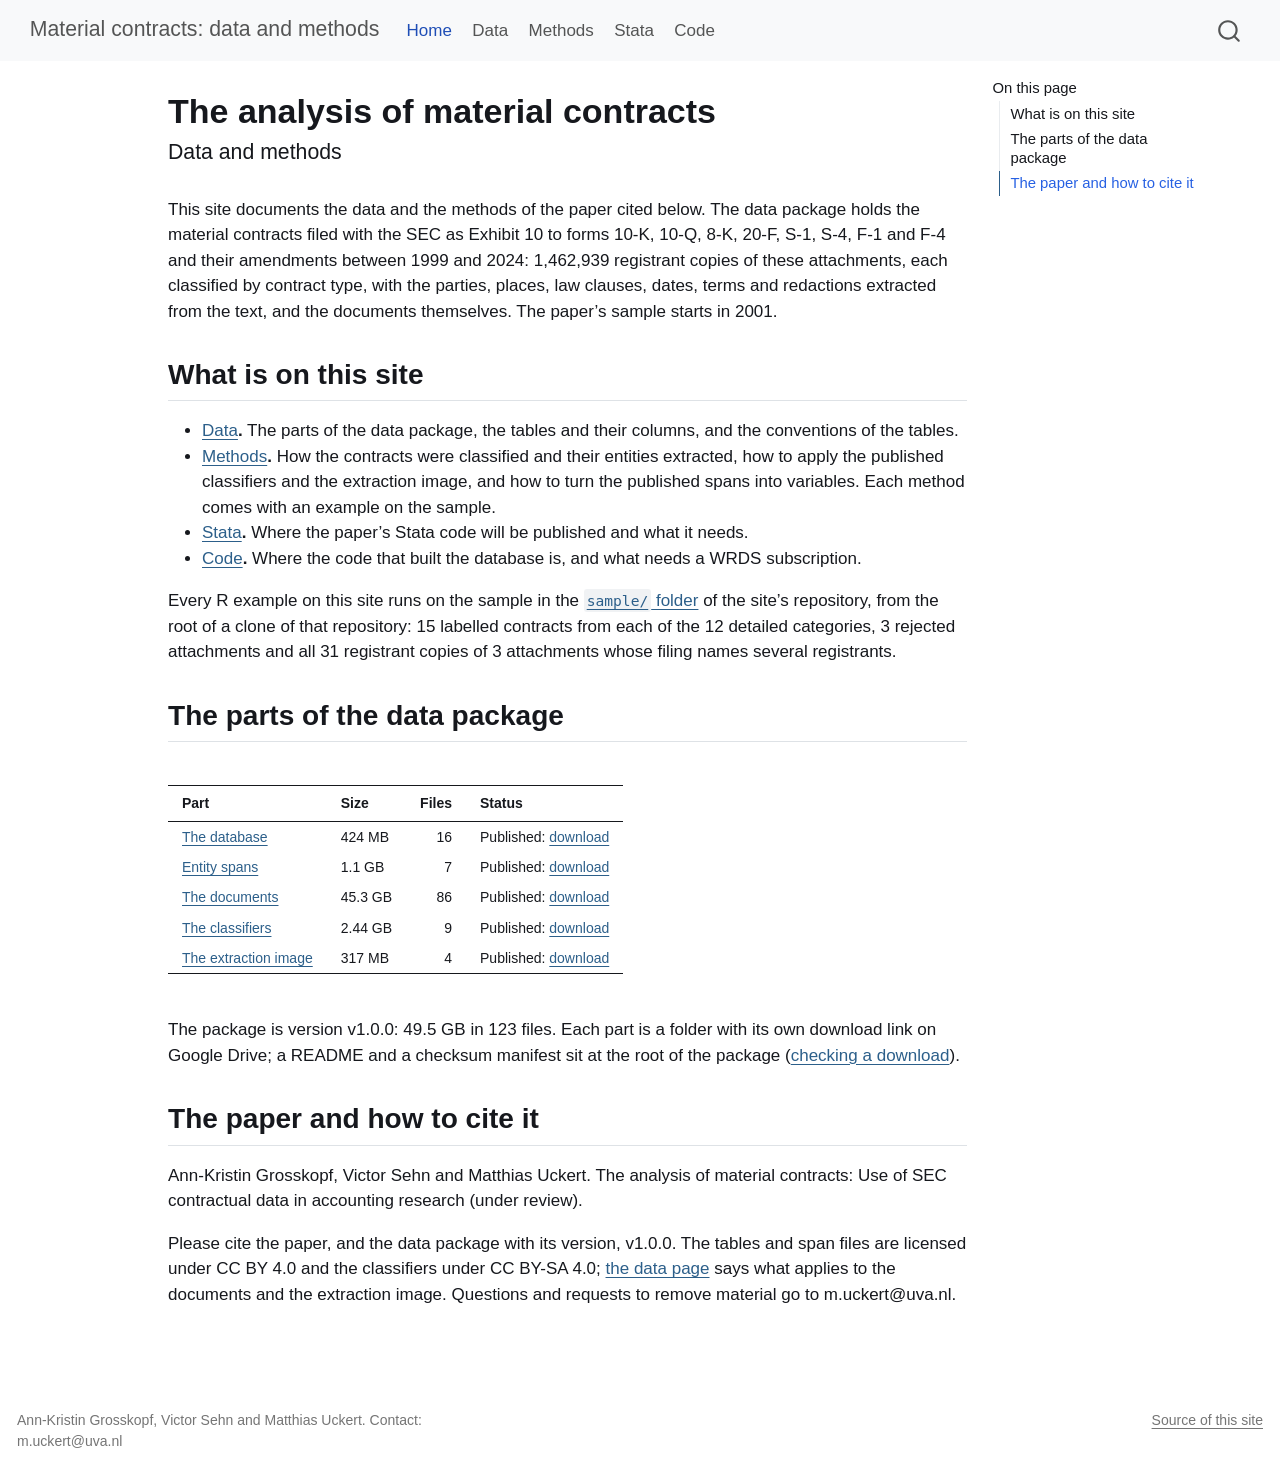
<file: docs/index.html>
<!DOCTYPE html>
<html xmlns="http://www.w3.org/1999/xhtml" lang="en-GB" xml:lang="en-GB"><head>

<meta charset="utf-8">
<meta name="generator" content="quarto-1.9.38">

<meta name="viewport" content="width=device-width, initial-scale=1.0, user-scalable=yes">


<title>The analysis of material contracts – Material contracts: data and methods</title>
<style>
/* Default styles provided by pandoc.
** See https://pandoc.org/MANUAL.html#variables-for-html for config info.
*/
code{white-space: pre-wrap;}
span.smallcaps{font-variant: small-caps;}
div.columns{display: flex; gap: min(4vw, 1.5em);}
div.column{flex: auto; overflow-x: auto;}
div.hanging-indent{margin-left: 1.5em; text-indent: -1.5em;}
ul.task-list{list-style: none;}
ul.task-list li input[type="checkbox"] {
  width: 0.8em;
  margin: 0 0.8em 0.2em -1em; /* quarto-specific, see https://github.com/quarto-dev/quarto-cli/issues/4556 */ 
  vertical-align: middle;
}
</style>


<script src="site_libs/quarto-nav/quarto-nav.js"></script>
<script src="site_libs/quarto-nav/headroom.min.js"></script>
<script src="site_libs/clipboard/clipboard.min.js"></script>
<script src="site_libs/quarto-search/autocomplete.umd.js"></script>
<script src="site_libs/quarto-search/fuse.min.js"></script>
<script src="site_libs/quarto-search/quarto-search.js"></script>
<meta name="quarto:offset" content="./">
<script src="site_libs/quarto-html/quarto.js" type="module"></script>
<script src="site_libs/quarto-html/tabsets/tabsets.js" type="module"></script>
<script src="site_libs/quarto-html/popper.min.js"></script>
<script src="site_libs/quarto-html/tippy.umd.min.js"></script>
<script src="site_libs/quarto-html/anchor.min.js"></script>
<link href="site_libs/quarto-html/tippy.css" rel="stylesheet">
<link href="site_libs/quarto-html/quarto-syntax-highlighting-15634bcf2e68342d4ad2dfa704d543f6.css" rel="stylesheet" id="quarto-text-highlighting-styles">
<script src="site_libs/bootstrap/bootstrap.min.js"></script>
<link href="site_libs/bootstrap/bootstrap-icons.css" rel="stylesheet">
<link href="site_libs/bootstrap/bootstrap-6388ad00bb6ecaefa25b9a98db1edf18.min.css" rel="stylesheet" append-hash="true" id="quarto-bootstrap" data-mode="light">
<script id="quarto-search-options" type="application/json">{
  "location": "navbar",
  "copy-button": false,
  "collapse-after": 3,
  "panel-placement": "end",
  "type": "overlay",
  "limit": 50,
  "keyboard-shortcut": [
    "f",
    "/",
    "s"
  ],
  "show-item-context": false,
  "language": {
    "search-no-results-text": "No results",
    "search-matching-documents-text": "matching documents",
    "search-copy-link-title": "Copy link to search",
    "search-hide-matches-text": "Hide additional matches",
    "search-more-match-text": "more match in this document",
    "search-more-matches-text": "more matches in this document",
    "search-clear-button-title": "Clear",
    "search-text-placeholder": "",
    "search-detached-cancel-button-title": "Cancel",
    "search-submit-button-title": "Submit",
    "search-label": "Search"
  }
}</script>


<link rel="stylesheet" href="styles.css">
</head>

<body class="nav-fixed quarto-light">

<div id="quarto-search-results"></div>
  <header id="quarto-header" class="headroom fixed-top">
    <nav class="navbar navbar-expand-lg " data-bs-theme="dark">
      <div class="navbar-container container-fluid">
      <div class="navbar-brand-container mx-auto">
    <a class="navbar-brand" href="./index.html">
    <span class="navbar-title">Material contracts: data and methods</span>
    </a>
  </div>
            <div id="quarto-search" class="" title="Search"></div>
          <button class="navbar-toggler" type="button" data-bs-toggle="collapse" data-bs-target="#navbarCollapse" aria-controls="navbarCollapse" role="menu" aria-expanded="false" aria-label="Toggle navigation" onclick="if (window.quartoToggleHeadroom) { window.quartoToggleHeadroom(); }">
  <span class="navbar-toggler-icon"></span>
</button>
          <div class="collapse navbar-collapse" id="navbarCollapse">
            <ul class="navbar-nav navbar-nav-scroll me-auto">
  <li class="nav-item">
    <a class="nav-link active" href="./index.html" aria-current="page"> 
<span class="menu-text">Home</span></a>
  </li>  
  <li class="nav-item">
    <a class="nav-link" href="./data.html"> 
<span class="menu-text">Data</span></a>
  </li>  
  <li class="nav-item">
    <a class="nav-link" href="./methods.html"> 
<span class="menu-text">Methods</span></a>
  </li>  
  <li class="nav-item">
    <a class="nav-link" href="./stata.html"> 
<span class="menu-text">Stata</span></a>
  </li>  
  <li class="nav-item">
    <a class="nav-link" href="./reproduce.html"> 
<span class="menu-text">Code</span></a>
  </li>  
</ul>
          </div> <!-- /navcollapse -->
            <div class="quarto-navbar-tools">
</div>
      </div> <!-- /container-fluid -->
    </nav>
</header>
<!-- content -->
<div id="quarto-content" class="quarto-container page-columns page-rows-contents page-layout-article page-navbar">
<!-- sidebar -->
<!-- margin-sidebar -->
    <div id="quarto-margin-sidebar" class="sidebar margin-sidebar">
        <nav id="TOC" role="doc-toc" class="toc-active">
    <h2 id="toc-title">On this page</h2>
   
  <ul>
  <li><a href="#what-is-on-this-site" id="toc-what-is-on-this-site" class="nav-link active" data-scroll-target="#what-is-on-this-site">What is on this site</a></li>
  <li><a href="#the-parts-of-the-data-package" id="toc-the-parts-of-the-data-package" class="nav-link" data-scroll-target="#the-parts-of-the-data-package">The parts of the data package</a></li>
  <li><a href="#the-paper-and-how-to-cite-it" id="toc-the-paper-and-how-to-cite-it" class="nav-link" data-scroll-target="#the-paper-and-how-to-cite-it">The paper and how to cite it</a></li>
  </ul>
</nav>
    </div>
<!-- main -->
<main class="content" id="quarto-document-content">

<header id="title-block-header" class="quarto-title-block default">
<div class="quarto-title">
<h1 class="title">The analysis of material contracts</h1>
<p class="subtitle lead">Data and methods</p>
</div>



<div class="quarto-title-meta">

    
  
    
  </div>
  


</header>


<p>This site documents the data and the methods of the paper cited below. The data package holds the material contracts filed with the SEC as Exhibit 10 to forms 10-K, 10-Q, 8-K, 20-F, S-1, S-4, F-1 and F-4 and their amendments between 1999 and 2024: 1,462,939 registrant copies of these attachments, each classified by contract type, with the parties, places, law clauses, dates, terms and redactions extracted from the text, and the documents themselves. The paper’s sample starts in 2001.</p>
<section id="what-is-on-this-site" class="level2">
<h2 class="anchored" data-anchor-id="what-is-on-this-site">What is on this site</h2>
<ul>
<li><strong><a href="./data.html">Data</a>.</strong> The parts of the data package, the tables and their columns, and the conventions of the tables.</li>
<li><strong><a href="./methods.html">Methods</a>.</strong> How the contracts were classified and their entities extracted, how to apply the published classifiers and the extraction image, and how to turn the published spans into variables. Each method comes with an example on the sample.</li>
<li><strong><a href="./stata.html">Stata</a>.</strong> Where the paper’s Stata code will be published and what it needs.</li>
<li><strong><a href="./reproduce.html">Code</a>.</strong> Where the code that built the database is, and what needs a WRDS subscription.</li>
</ul>
<p>Every R example on this site runs on the sample in the <a href="https://github.com/MatthiasUckert/matcon-data-and-methods/tree/main/sample"><code>sample/</code> folder</a> of the site’s repository, from the root of a clone of that repository: 15 labelled contracts from each of the 12 detailed categories, 3 rejected attachments and all 31 registrant copies of 3 attachments whose filing names several registrants.</p>
</section>
<section id="the-parts-of-the-data-package" class="level2">
<h2 class="anchored" data-anchor-id="the-parts-of-the-data-package">The parts of the data package</h2>
<div class="cell">
<div class="cell-output-display">
<table class="caption-top table table-sm table-striped small">
<thead>
<tr class="header">
<th style="text-align: left;">Part</th>
<th style="text-align: left;">Size</th>
<th style="text-align: right;">Files</th>
<th style="text-align: left;">Status</th>
</tr>
</thead>
<tbody>
<tr class="odd">
<td style="text-align: left;"><a href="./data.html#part-core">The database</a></td>
<td style="text-align: left;">424 MB</td>
<td style="text-align: right;">16</td>
<td style="text-align: left;">Published: <a href="https://drive.google.com/drive/folders/1TVtgPPk6wIJqkSEZ1HrcY3JE4OHD1TWn">download</a></td>
</tr>
<tr class="even">
<td style="text-align: left;"><a href="./data.html#part-spans">Entity spans</a></td>
<td style="text-align: left;">1.1 GB</td>
<td style="text-align: right;">7</td>
<td style="text-align: left;">Published: <a href="https://drive.google.com/drive/folders/1OYP5qXm-alxnOZHFf8U6ttxiC5rua0IG">download</a></td>
</tr>
<tr class="odd">
<td style="text-align: left;"><a href="./data.html#part-text">The documents</a></td>
<td style="text-align: left;">45.3 GB</td>
<td style="text-align: right;">86</td>
<td style="text-align: left;">Published: <a href="https://drive.google.com/drive/folders/1ZW-uD3YOpIUab9_tT1ImY-gOCQDMV8t5">download</a></td>
</tr>
<tr class="even">
<td style="text-align: left;"><a href="./data.html#part-models">The classifiers</a></td>
<td style="text-align: left;">2.44 GB</td>
<td style="text-align: right;">9</td>
<td style="text-align: left;">Published: <a href="https://drive.google.com/drive/folders/1cSxD2rfEU3xtl4_MtJmINm11TPKmRoVj">download</a></td>
</tr>
<tr class="odd">
<td style="text-align: left;"><a href="./data.html#part-lexnlp">The extraction image</a></td>
<td style="text-align: left;">317 MB</td>
<td style="text-align: right;">4</td>
<td style="text-align: left;">Published: <a href="https://drive.google.com/drive/folders/1LzRUbMb9bG-V6fIi3xDmjCaOxsnYEi1G">download</a></td>
</tr>
</tbody>
</table>
</div>
</div>
<p>The package is version v1.0.0: 49.5 GB in 123 files. Each part is a folder with its own download link on Google Drive; a README and a checksum manifest sit at the root of the package (<a href="./data.html#checking-a-download">checking a download</a>).</p>
</section>
<section id="the-paper-and-how-to-cite-it" class="level2">
<h2 class="anchored" data-anchor-id="the-paper-and-how-to-cite-it">The paper and how to cite it</h2>
<p>Ann-Kristin Grosskopf, Victor Sehn and Matthias Uckert. The analysis of material contracts: Use of SEC contractual data in accounting research (under review).</p>
<p>Please cite the paper, and the data package with its version, v1.0.0. The tables and span files are licensed under CC BY 4.0 and the classifiers under CC BY-SA 4.0; <a href="./data.html#licences">the data page</a> says what applies to the documents and the extraction image. Questions and requests to remove material go to m.uckert@uva.nl.</p>


</section>

</main> <!-- /main -->
<script id="quarto-html-after-body" type="application/javascript">
  window.document.addEventListener("DOMContentLoaded", function (event) {
    const icon = "";
    const anchorJS = new window.AnchorJS();
    anchorJS.options = {
      placement: 'right',
      icon: icon
    };
    anchorJS.add('.anchored');
    const isCodeAnnotation = (el) => {
      for (const clz of el.classList) {
        if (clz.startsWith('code-annotation-')) {                     
          return true;
        }
      }
      return false;
    }
    const onCopySuccess = function(e) {
      // button target
      const button = e.trigger;
      // don't keep focus
      button.blur();
      // flash "checked"
      button.classList.add('code-copy-button-checked');
      var currentTitle = button.getAttribute("title");
      button.setAttribute("title", "Copied!");
      let tooltip;
      if (window.bootstrap) {
        button.setAttribute("data-bs-toggle", "tooltip");
        button.setAttribute("data-bs-placement", "left");
        button.setAttribute("data-bs-title", "Copied!");
        tooltip = new bootstrap.Tooltip(button, 
          { trigger: "manual", 
            customClass: "code-copy-button-tooltip",
            offset: [0, -8]});
        tooltip.show();    
      }
      setTimeout(function() {
        if (tooltip) {
          tooltip.hide();
          button.removeAttribute("data-bs-title");
          button.removeAttribute("data-bs-toggle");
          button.removeAttribute("data-bs-placement");
        }
        button.setAttribute("title", currentTitle);
        button.classList.remove('code-copy-button-checked');
      }, 1000);
      // clear code selection
      e.clearSelection();
    }
    const getTextToCopy = function(trigger) {
      const outerScaffold = trigger.parentElement.cloneNode(true);
      const codeEl = outerScaffold.querySelector('code');
      for (const childEl of codeEl.children) {
        if (isCodeAnnotation(childEl)) {
          childEl.remove();
        }
      }
      return codeEl.innerText;
    }
    const clipboard = new window.ClipboardJS('.code-copy-button:not([data-in-quarto-modal])', {
      text: getTextToCopy
    });
    clipboard.on('success', onCopySuccess);
    if (window.document.getElementById('quarto-embedded-source-code-modal')) {
      const clipboardModal = new window.ClipboardJS('.code-copy-button[data-in-quarto-modal]', {
        text: getTextToCopy,
        container: window.document.getElementById('quarto-embedded-source-code-modal')
      });
      clipboardModal.on('success', onCopySuccess);
    }
      var localhostRegex = new RegExp(/^(?:http|https):\/\/localhost\:?[0-9]*\//);
      var mailtoRegex = new RegExp(/^mailto:/);
        var filterRegex = new RegExp('/' + window.location.host + '/');
      var isInternal = (href) => {
          return filterRegex.test(href) || localhostRegex.test(href) || mailtoRegex.test(href);
      }
      // Inspect non-navigation links and adorn them if external
     var links = window.document.querySelectorAll('a[href]:not(.nav-link):not(.navbar-brand):not(.toc-action):not(.sidebar-link):not(.sidebar-item-toggle):not(.pagination-link):not(.no-external):not([aria-hidden]):not(.dropdown-item):not(.quarto-navigation-tool):not(.about-link)');
      for (var i=0; i<links.length; i++) {
        const link = links[i];
        if (!isInternal(link.href)) {
          // undo the damage that might have been done by quarto-nav.js in the case of
          // links that we want to consider external
          if (link.dataset.originalHref !== undefined) {
            link.href = link.dataset.originalHref;
          }
        }
      }
    function tippyHover(el, contentFn, onTriggerFn, onUntriggerFn) {
      const config = {
        allowHTML: true,
        maxWidth: 500,
        delay: 100,
        arrow: false,
        appendTo: function(el) {
            return el.parentElement;
        },
        interactive: true,
        interactiveBorder: 10,
        theme: 'quarto',
        placement: 'bottom-start',
      };
      if (contentFn) {
        config.content = contentFn;
      }
      if (onTriggerFn) {
        config.onTrigger = onTriggerFn;
      }
      if (onUntriggerFn) {
        config.onUntrigger = onUntriggerFn;
      }
      window.tippy(el, config); 
    }
    const noterefs = window.document.querySelectorAll('a[role="doc-noteref"]');
    for (var i=0; i<noterefs.length; i++) {
      const ref = noterefs[i];
      tippyHover(ref, function() {
        // use id or data attribute instead here
        let href = ref.getAttribute('data-footnote-href') || ref.getAttribute('href');
        try { href = new URL(href).hash; } catch {}
        const id = href.replace(/^#\/?/, "");
        const note = window.document.getElementById(id);
        if (note) {
          return note.innerHTML;
        } else {
          return "";
        }
      });
    }
    const xrefs = window.document.querySelectorAll('a.quarto-xref');
    const processXRef = (id, note) => {
      // Strip column container classes
      const stripColumnClz = (el) => {
        el.classList.remove("page-full", "page-columns");
        if (el.children) {
          for (const child of el.children) {
            stripColumnClz(child);
          }
        }
      }
      stripColumnClz(note)
      if (id === null || id.startsWith('sec-')) {
        // Special case sections, only their first couple elements
        const container = document.createElement("div");
        if (note.children && note.children.length > 2) {
          container.appendChild(note.children[0].cloneNode(true));
          for (let i = 1; i < note.children.length; i++) {
            const child = note.children[i];
            if (child.tagName === "P" && child.innerText === "") {
              continue;
            } else {
              container.appendChild(child.cloneNode(true));
              break;
            }
          }
          if (window.Quarto?.typesetMath) {
            window.Quarto.typesetMath(container);
          }
          return container.innerHTML
        } else {
          if (window.Quarto?.typesetMath) {
            window.Quarto.typesetMath(note);
          }
          return note.innerHTML;
        }
      } else {
        // Remove any anchor links if they are present
        const anchorLink = note.querySelector('a.anchorjs-link');
        if (anchorLink) {
          anchorLink.remove();
        }
        if (window.Quarto?.typesetMath) {
          window.Quarto.typesetMath(note);
        }
        if (note.classList.contains("callout")) {
          return note.outerHTML;
        } else {
          return note.innerHTML;
        }
      }
    }
    for (var i=0; i<xrefs.length; i++) {
      const xref = xrefs[i];
      tippyHover(xref, undefined, function(instance) {
        instance.disable();
        let url = xref.getAttribute('href');
        let hash = undefined; 
        if (url.startsWith('#')) {
          hash = url;
        } else {
          try { hash = new URL(url).hash; } catch {}
        }
        if (hash) {
          const id = hash.replace(/^#\/?/, "");
          const note = window.document.getElementById(id);
          if (note !== null) {
            try {
              const html = processXRef(id, note.cloneNode(true));
              instance.setContent(html);
            } finally {
              instance.enable();
              instance.show();
            }
          } else {
            // See if we can fetch this
            fetch(url.split('#')[0])
            .then(res => res.text())
            .then(html => {
              const parser = new DOMParser();
              const htmlDoc = parser.parseFromString(html, "text/html");
              const note = htmlDoc.getElementById(id);
              if (note !== null) {
                const html = processXRef(id, note);
                instance.setContent(html);
              } 
            }).finally(() => {
              instance.enable();
              instance.show();
            });
          }
        } else {
          // See if we can fetch a full url (with no hash to target)
          // This is a special case and we should probably do some content thinning / targeting
          fetch(url)
          .then(res => res.text())
          .then(html => {
            const parser = new DOMParser();
            const htmlDoc = parser.parseFromString(html, "text/html");
            const note = htmlDoc.querySelector('main.content');
            if (note !== null) {
              // This should only happen for chapter cross references
              // (since there is no id in the URL)
              // remove the first header
              if (note.children.length > 0 && note.children[0].tagName === "HEADER") {
                note.children[0].remove();
              }
              const html = processXRef(null, note);
              instance.setContent(html);
            } 
          }).finally(() => {
            instance.enable();
            instance.show();
          });
        }
      }, function(instance) {
      });
    }
        let selectedAnnoteEl;
        const selectorForAnnotation = ( cell, annotation) => {
          let cellAttr = 'data-code-cell="' + cell + '"';
          let lineAttr = 'data-code-annotation="' +  annotation + '"';
          const selector = 'span[' + cellAttr + '][' + lineAttr + ']';
          return selector;
        }
        const selectCodeLines = (annoteEl) => {
          const doc = window.document;
          const targetCell = annoteEl.getAttribute("data-target-cell");
          const targetAnnotation = annoteEl.getAttribute("data-target-annotation");
          const annoteSpan = window.document.querySelector(selectorForAnnotation(targetCell, targetAnnotation));
          const lines = annoteSpan.getAttribute("data-code-lines").split(",");
          const lineIds = lines.map((line) => {
            return targetCell + "-" + line;
          })
          let top = null;
          let height = null;
          let parent = null;
          if (lineIds.length > 0) {
              //compute the position of the single el (top and bottom and make a div)
              const el = window.document.getElementById(lineIds[0]);
              top = el.offsetTop;
              height = el.offsetHeight;
              parent = el.parentElement.parentElement;
            if (lineIds.length > 1) {
              const lastEl = window.document.getElementById(lineIds[lineIds.length - 1]);
              const bottom = lastEl.offsetTop + lastEl.offsetHeight;
              height = bottom - top;
            }
            if (top !== null && height !== null && parent !== null) {
              // cook up a div (if necessary) and position it 
              let div = window.document.getElementById("code-annotation-line-highlight");
              if (div === null) {
                div = window.document.createElement("div");
                div.setAttribute("id", "code-annotation-line-highlight");
                div.style.position = 'absolute';
                parent.appendChild(div);
              }
              div.style.top = top - 2 + "px";
              div.style.height = height + 4 + "px";
              div.style.left = 0;
              let gutterDiv = window.document.getElementById("code-annotation-line-highlight-gutter");
              if (gutterDiv === null) {
                gutterDiv = window.document.createElement("div");
                gutterDiv.setAttribute("id", "code-annotation-line-highlight-gutter");
                gutterDiv.style.position = 'absolute';
                const codeCell = window.document.getElementById(targetCell);
                const gutter = codeCell.querySelector('.code-annotation-gutter');
                gutter.appendChild(gutterDiv);
              }
              gutterDiv.style.top = top - 2 + "px";
              gutterDiv.style.height = height + 4 + "px";
            }
            selectedAnnoteEl = annoteEl;
          }
        };
        const unselectCodeLines = () => {
          const elementsIds = ["code-annotation-line-highlight", "code-annotation-line-highlight-gutter"];
          elementsIds.forEach((elId) => {
            const div = window.document.getElementById(elId);
            if (div) {
              div.remove();
            }
          });
          selectedAnnoteEl = undefined;
        };
          // Handle positioning of the toggle
      window.addEventListener(
        "resize",
        throttle(() => {
          elRect = undefined;
          if (selectedAnnoteEl) {
            selectCodeLines(selectedAnnoteEl);
          }
        }, 10)
      );
      function throttle(fn, ms) {
      let throttle = false;
      let timer;
        return (...args) => {
          if(!throttle) { // first call gets through
              fn.apply(this, args);
              throttle = true;
          } else { // all the others get throttled
              if(timer) clearTimeout(timer); // cancel #2
              timer = setTimeout(() => {
                fn.apply(this, args);
                timer = throttle = false;
              }, ms);
          }
        };
      }
        // Attach click handler to the DT
        const annoteDls = window.document.querySelectorAll('dt[data-target-cell]');
        for (const annoteDlNode of annoteDls) {
          annoteDlNode.addEventListener('click', (event) => {
            const clickedEl = event.target;
            if (clickedEl !== selectedAnnoteEl) {
              unselectCodeLines();
              const activeEl = window.document.querySelector('dt[data-target-cell].code-annotation-active');
              if (activeEl) {
                activeEl.classList.remove('code-annotation-active');
              }
              selectCodeLines(clickedEl);
              clickedEl.classList.add('code-annotation-active');
            } else {
              // Unselect the line
              unselectCodeLines();
              clickedEl.classList.remove('code-annotation-active');
            }
          });
        }
    const findCites = (el) => {
      const parentEl = el.parentElement;
      if (parentEl) {
        const cites = parentEl.dataset.cites;
        if (cites) {
          return {
            el,
            cites: cites.split(' ')
          };
        } else {
          return findCites(el.parentElement)
        }
      } else {
        return undefined;
      }
    };
    var bibliorefs = window.document.querySelectorAll('a[role="doc-biblioref"]');
    for (var i=0; i<bibliorefs.length; i++) {
      const ref = bibliorefs[i];
      const citeInfo = findCites(ref);
      if (citeInfo) {
        tippyHover(citeInfo.el, function() {
          var popup = window.document.createElement('div');
          citeInfo.cites.forEach(function(cite) {
            var citeDiv = window.document.createElement('div');
            citeDiv.classList.add('hanging-indent');
            citeDiv.classList.add('csl-entry');
            var biblioDiv = window.document.getElementById('ref-' + cite);
            if (biblioDiv) {
              citeDiv.innerHTML = biblioDiv.innerHTML;
            }
            popup.appendChild(citeDiv);
          });
          return popup.innerHTML;
        });
      }
    }
  });
  </script>
</div> <!-- /content -->
<footer class="footer">
  <div class="nav-footer">
    <div class="nav-footer-left">
<p>Ann-Kristin Grosskopf, Victor Sehn and Matthias Uckert. Contact: m.uckert@uva.nl</p>
</div>   
    <div class="nav-footer-center">
      &nbsp;
    </div>
    <div class="nav-footer-right">
<p><a href="https://github.com/MatthiasUckert/matcon-data-and-methods">Source of this site</a></p>
</div>
  </div>
</footer>




</body></html>
</file>
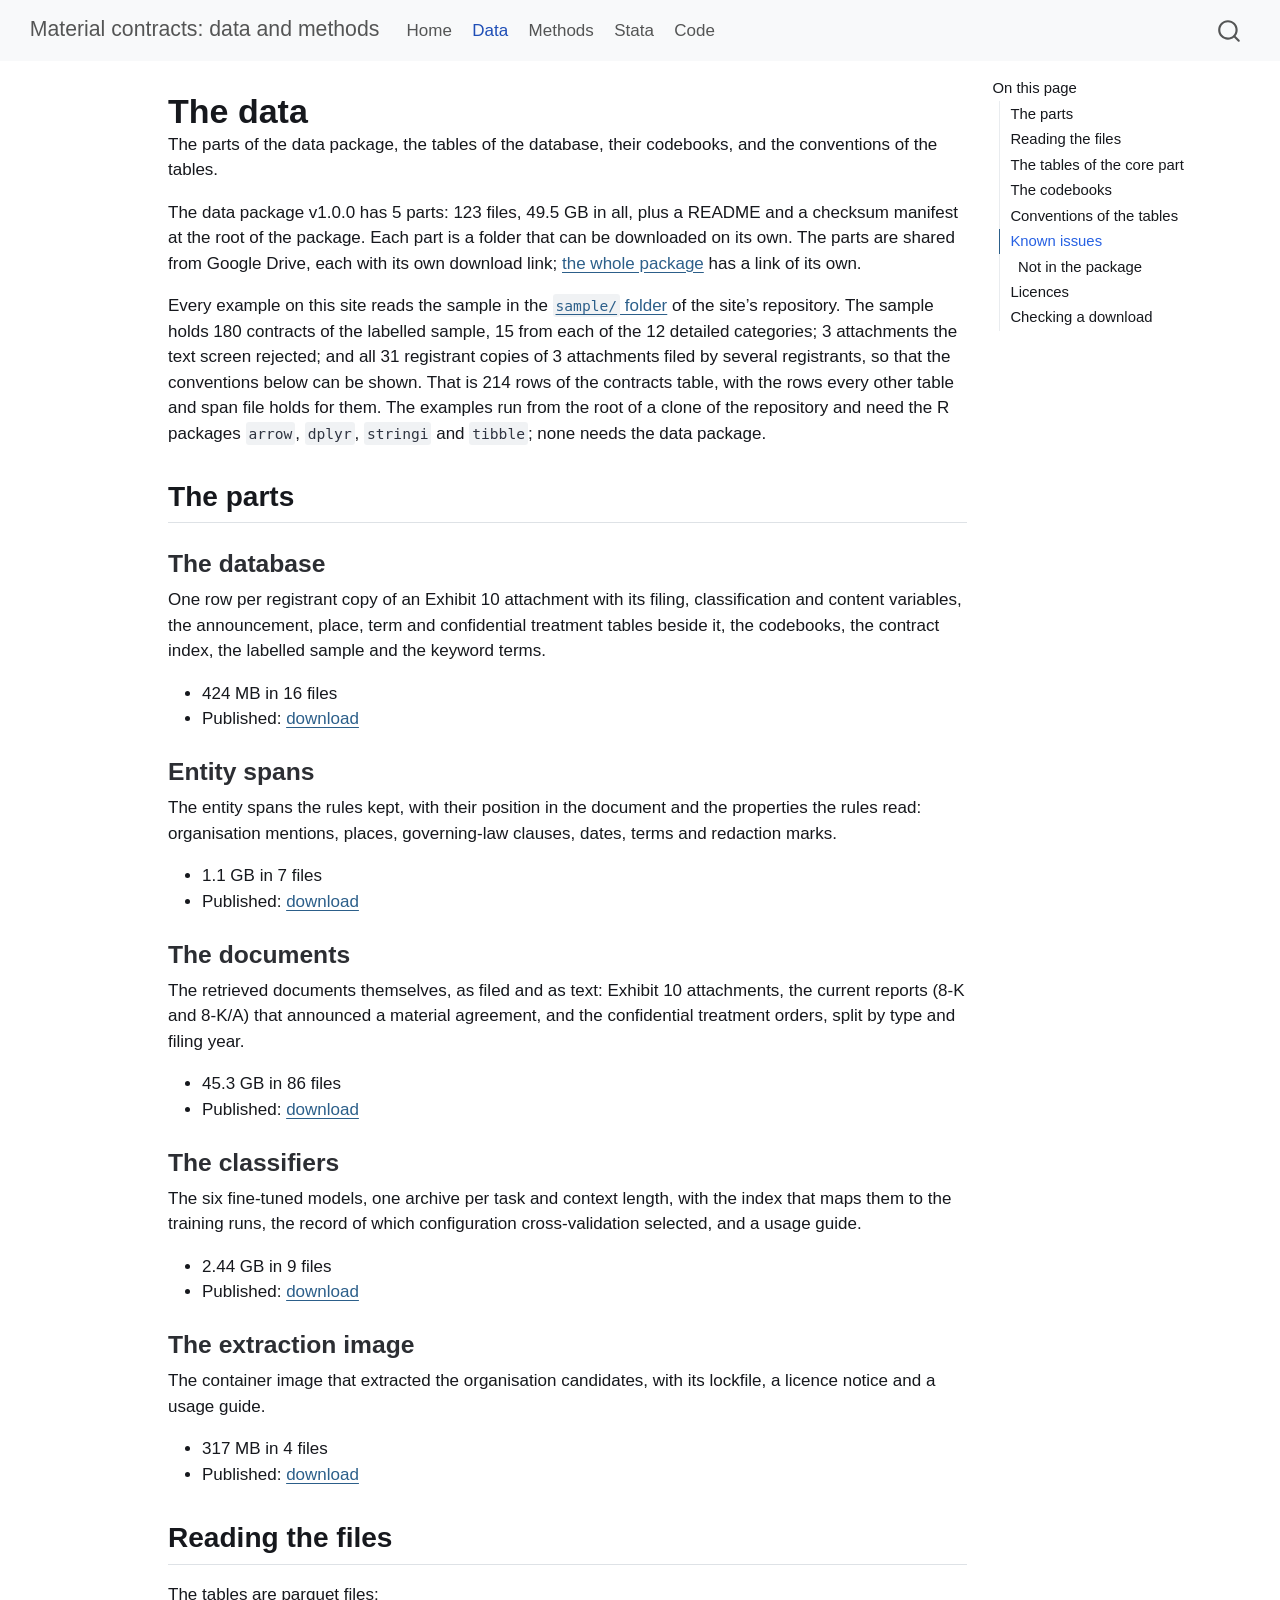
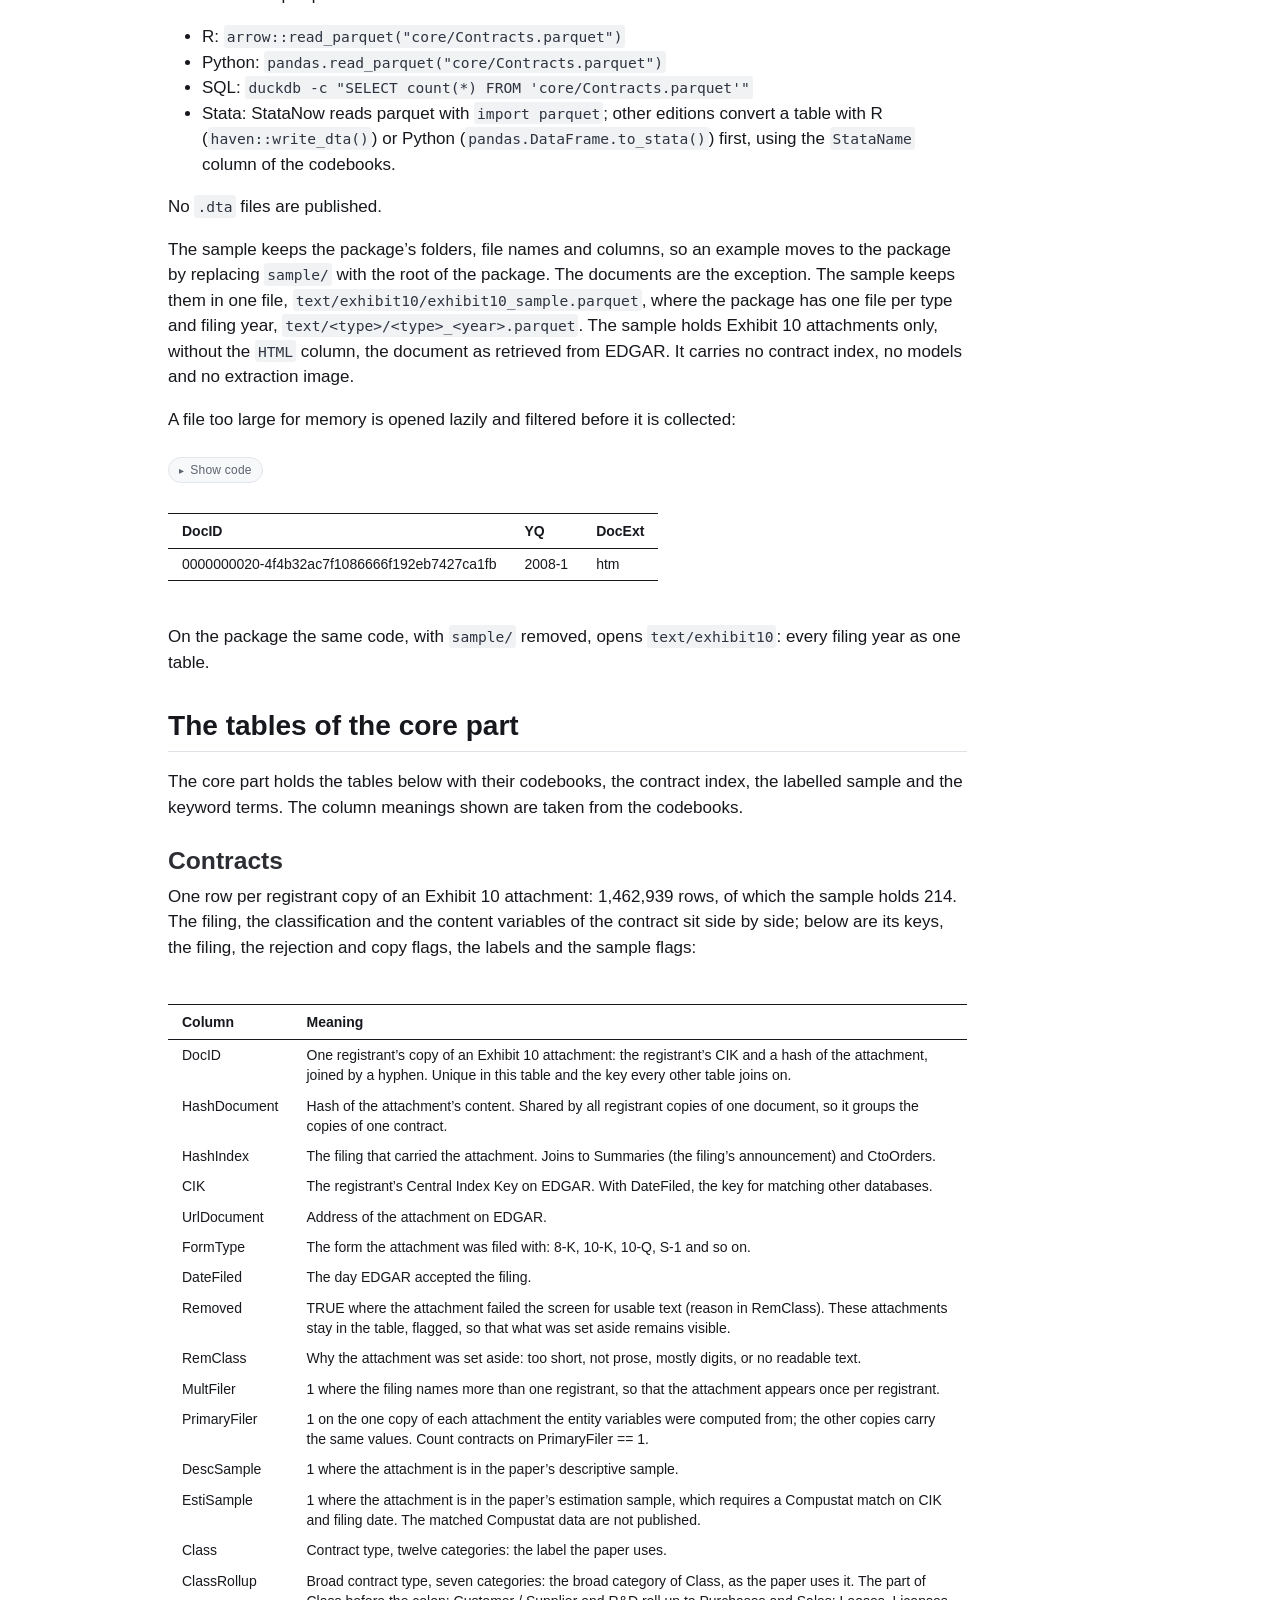
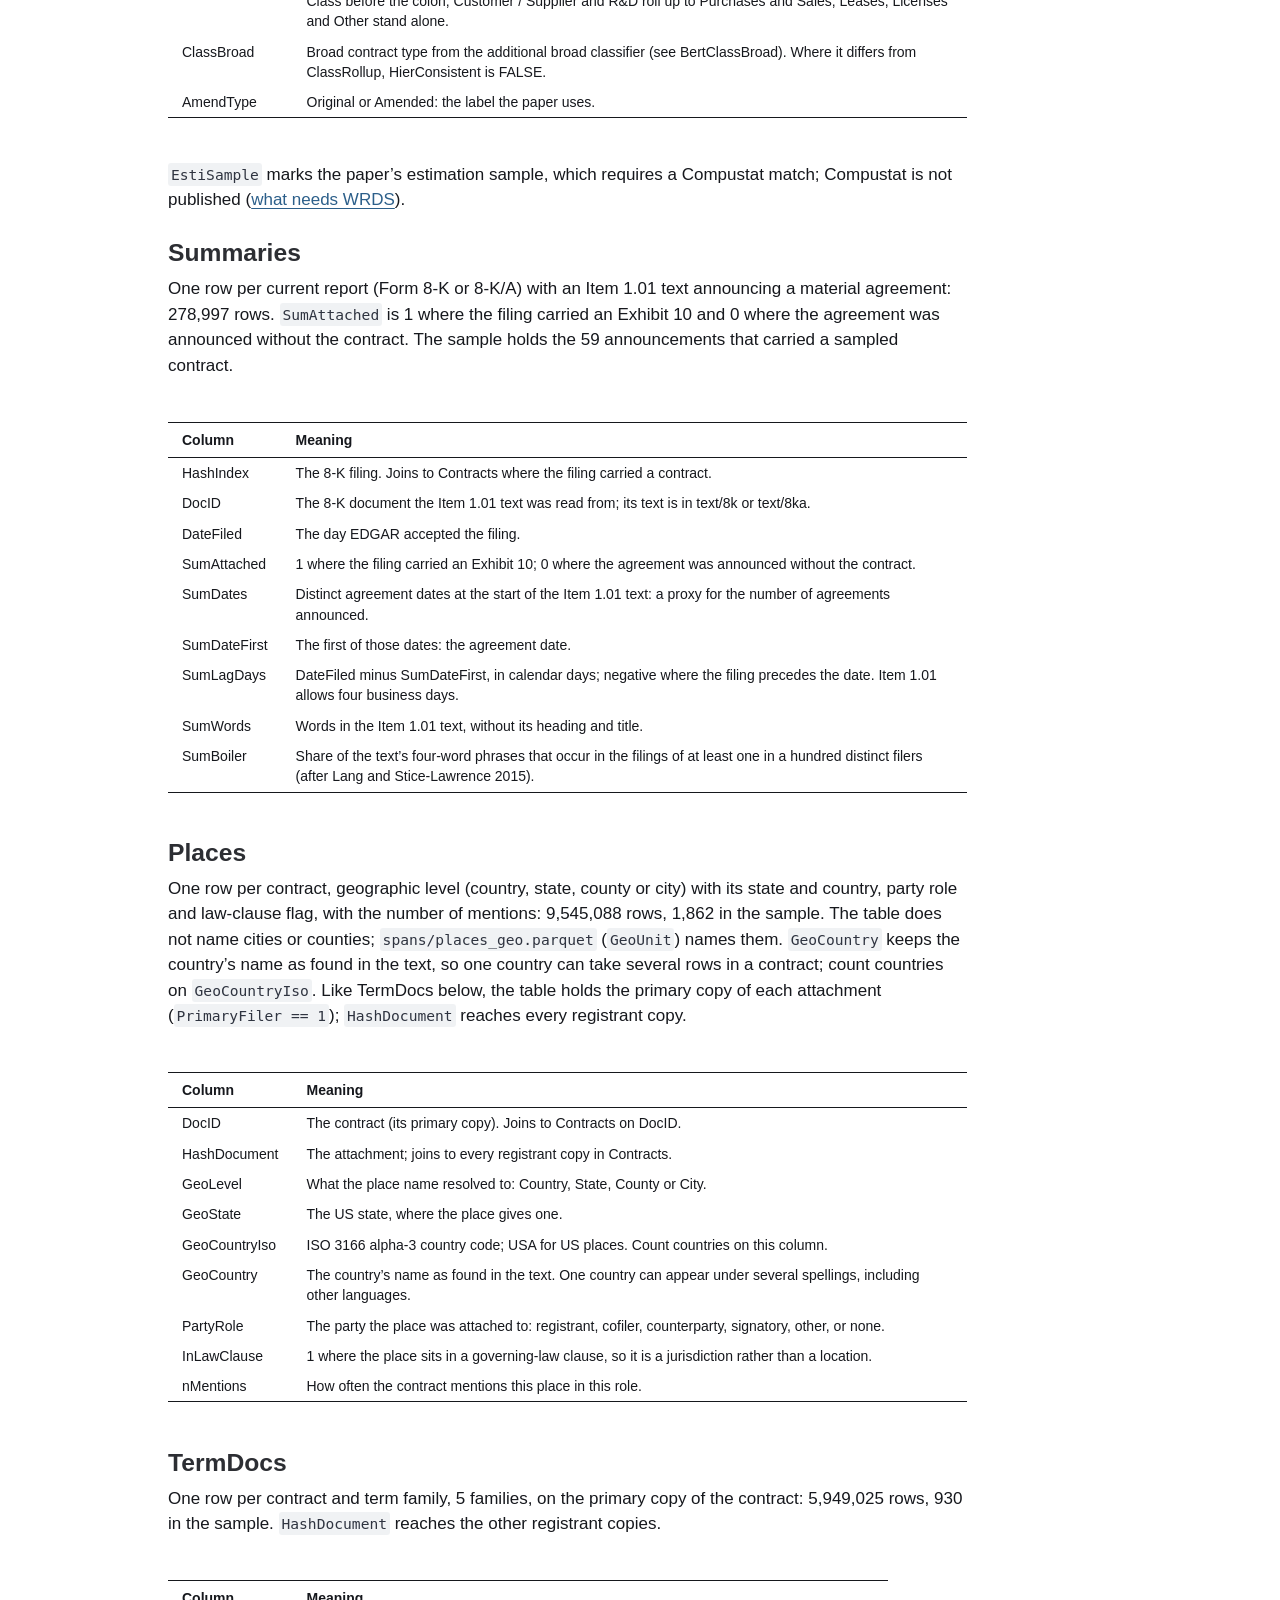
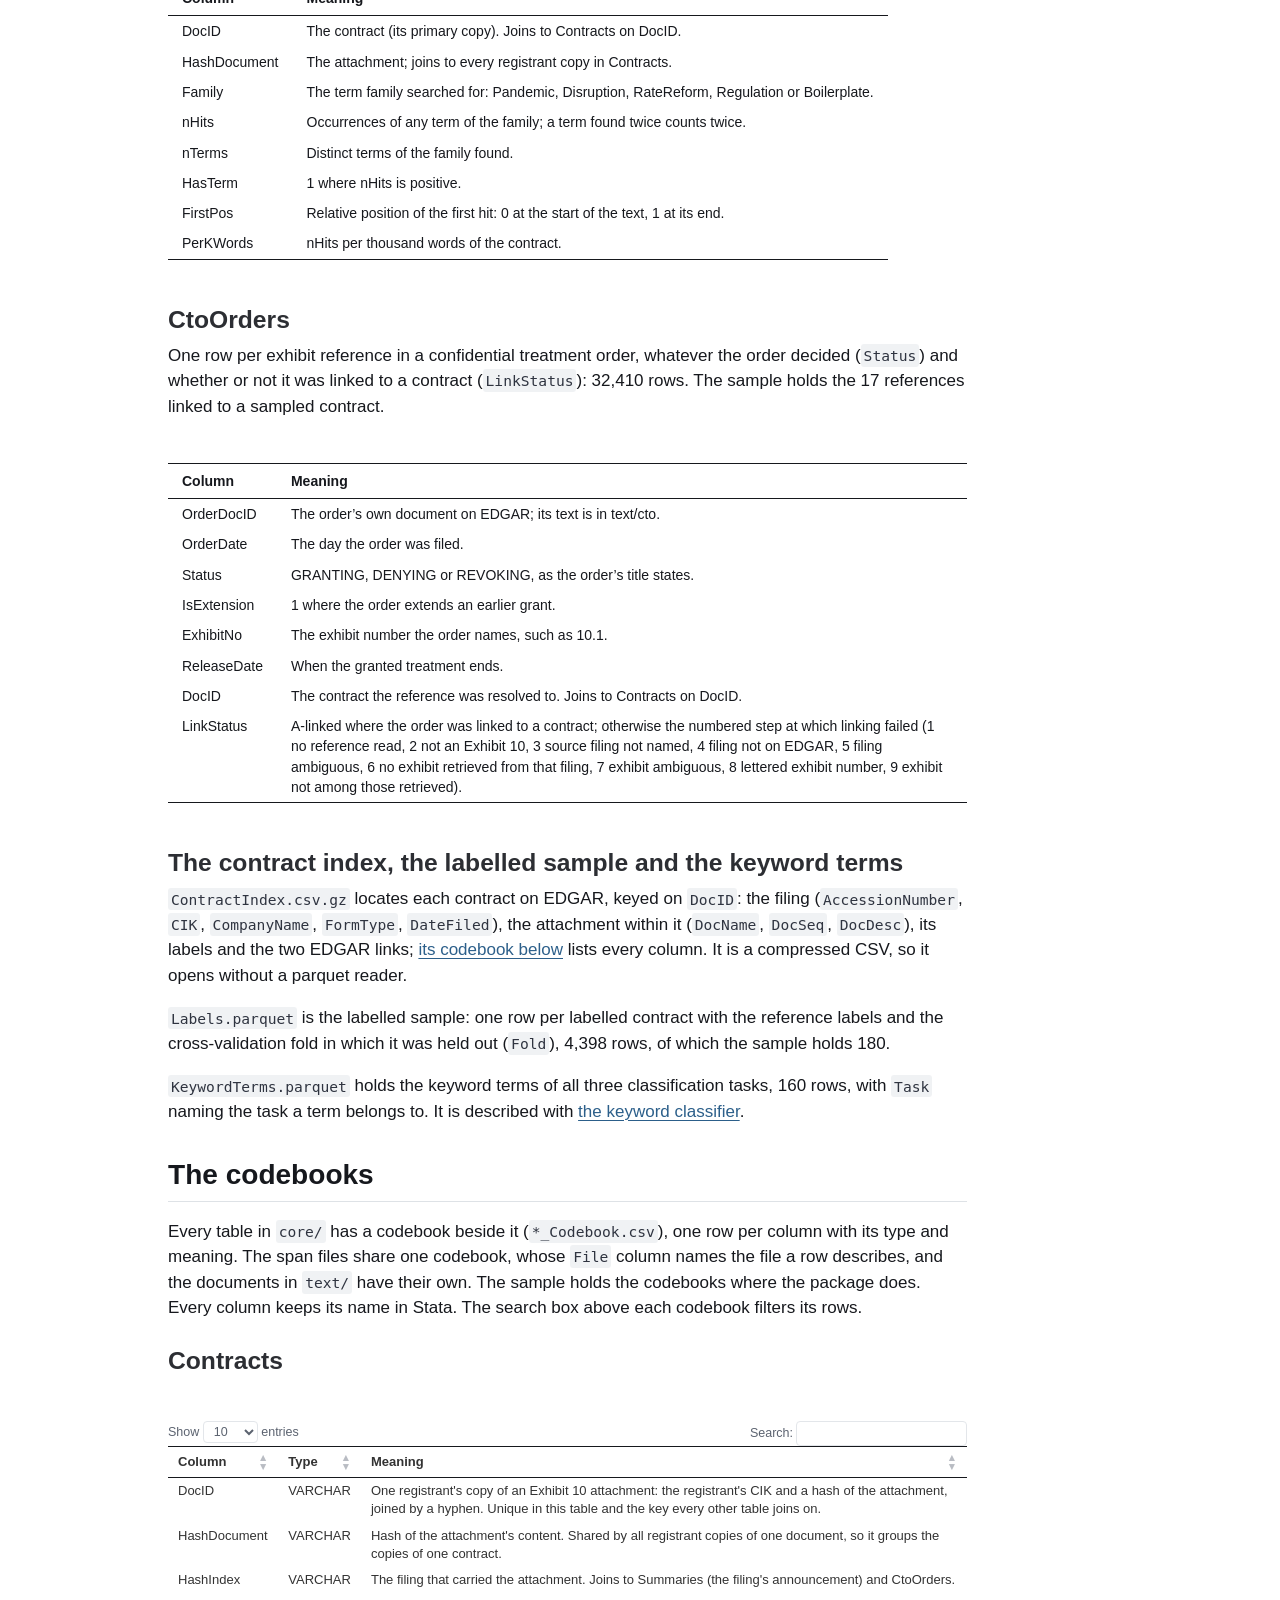
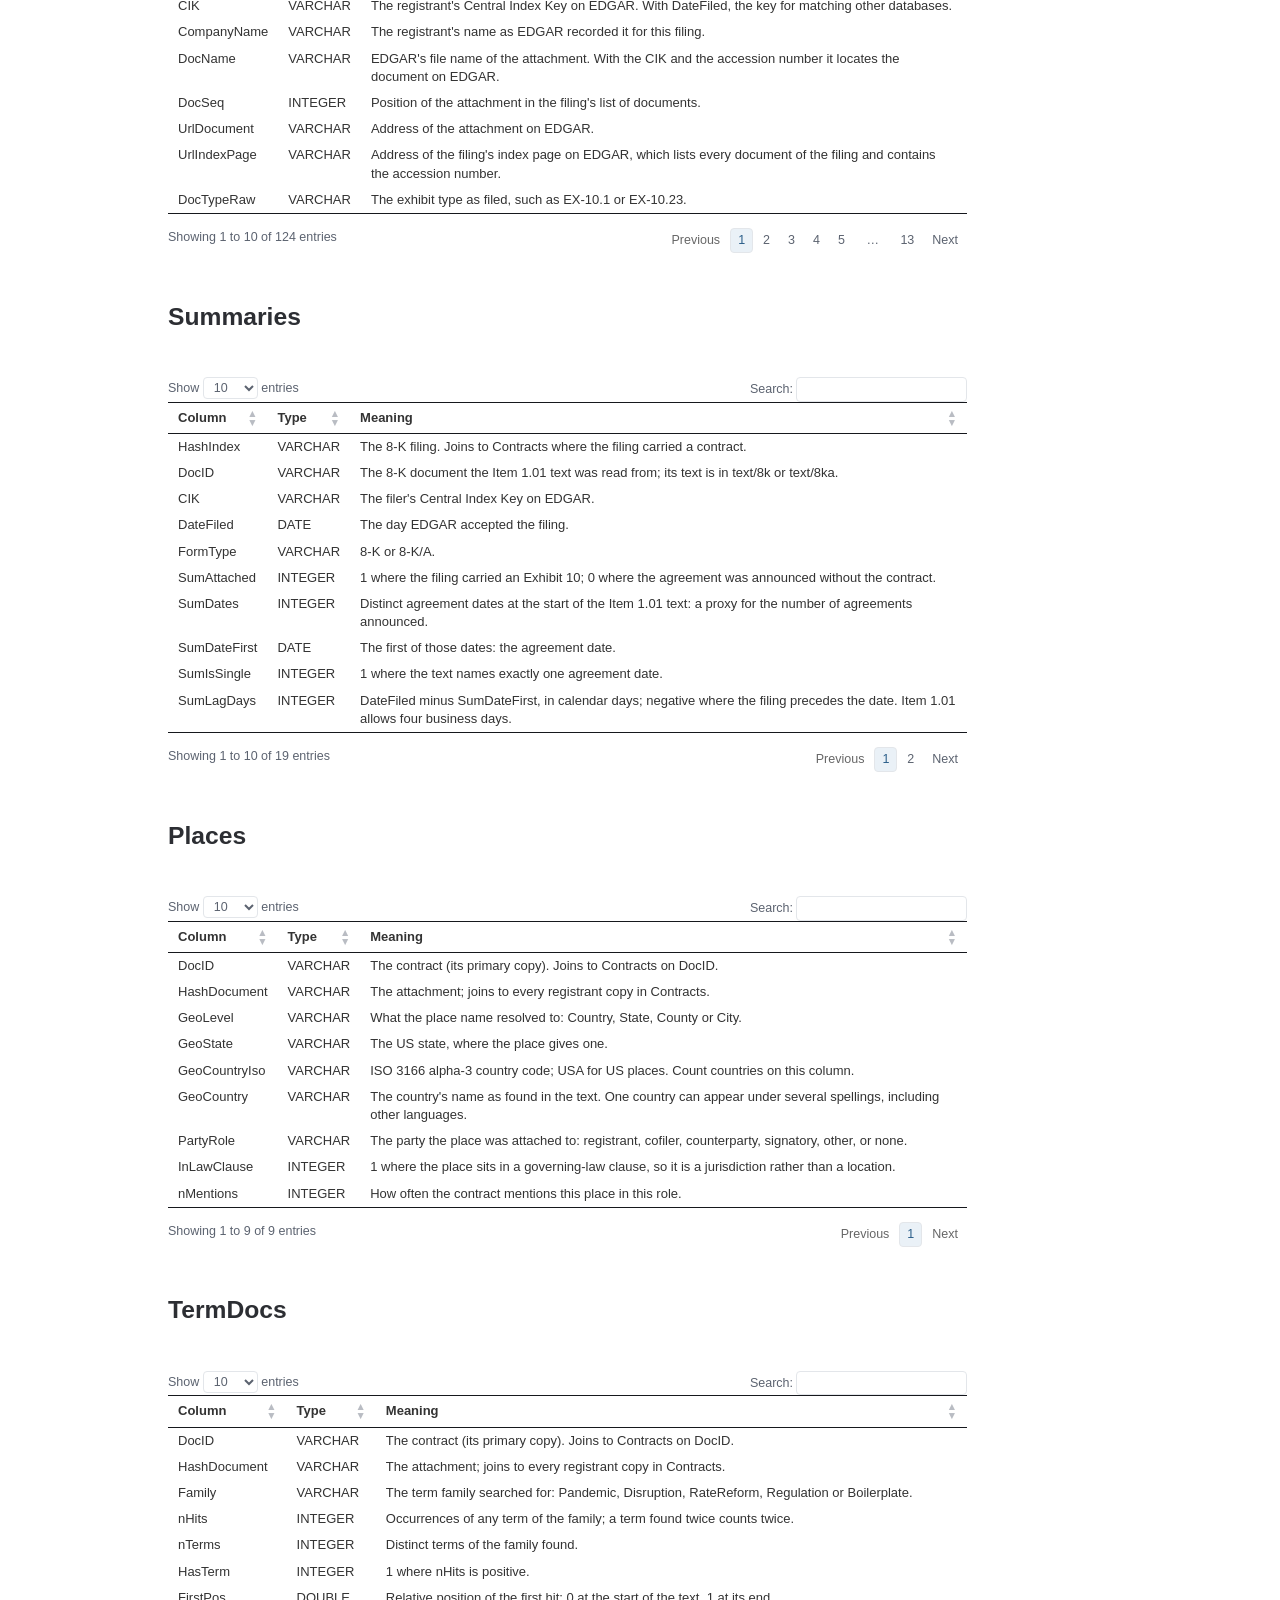
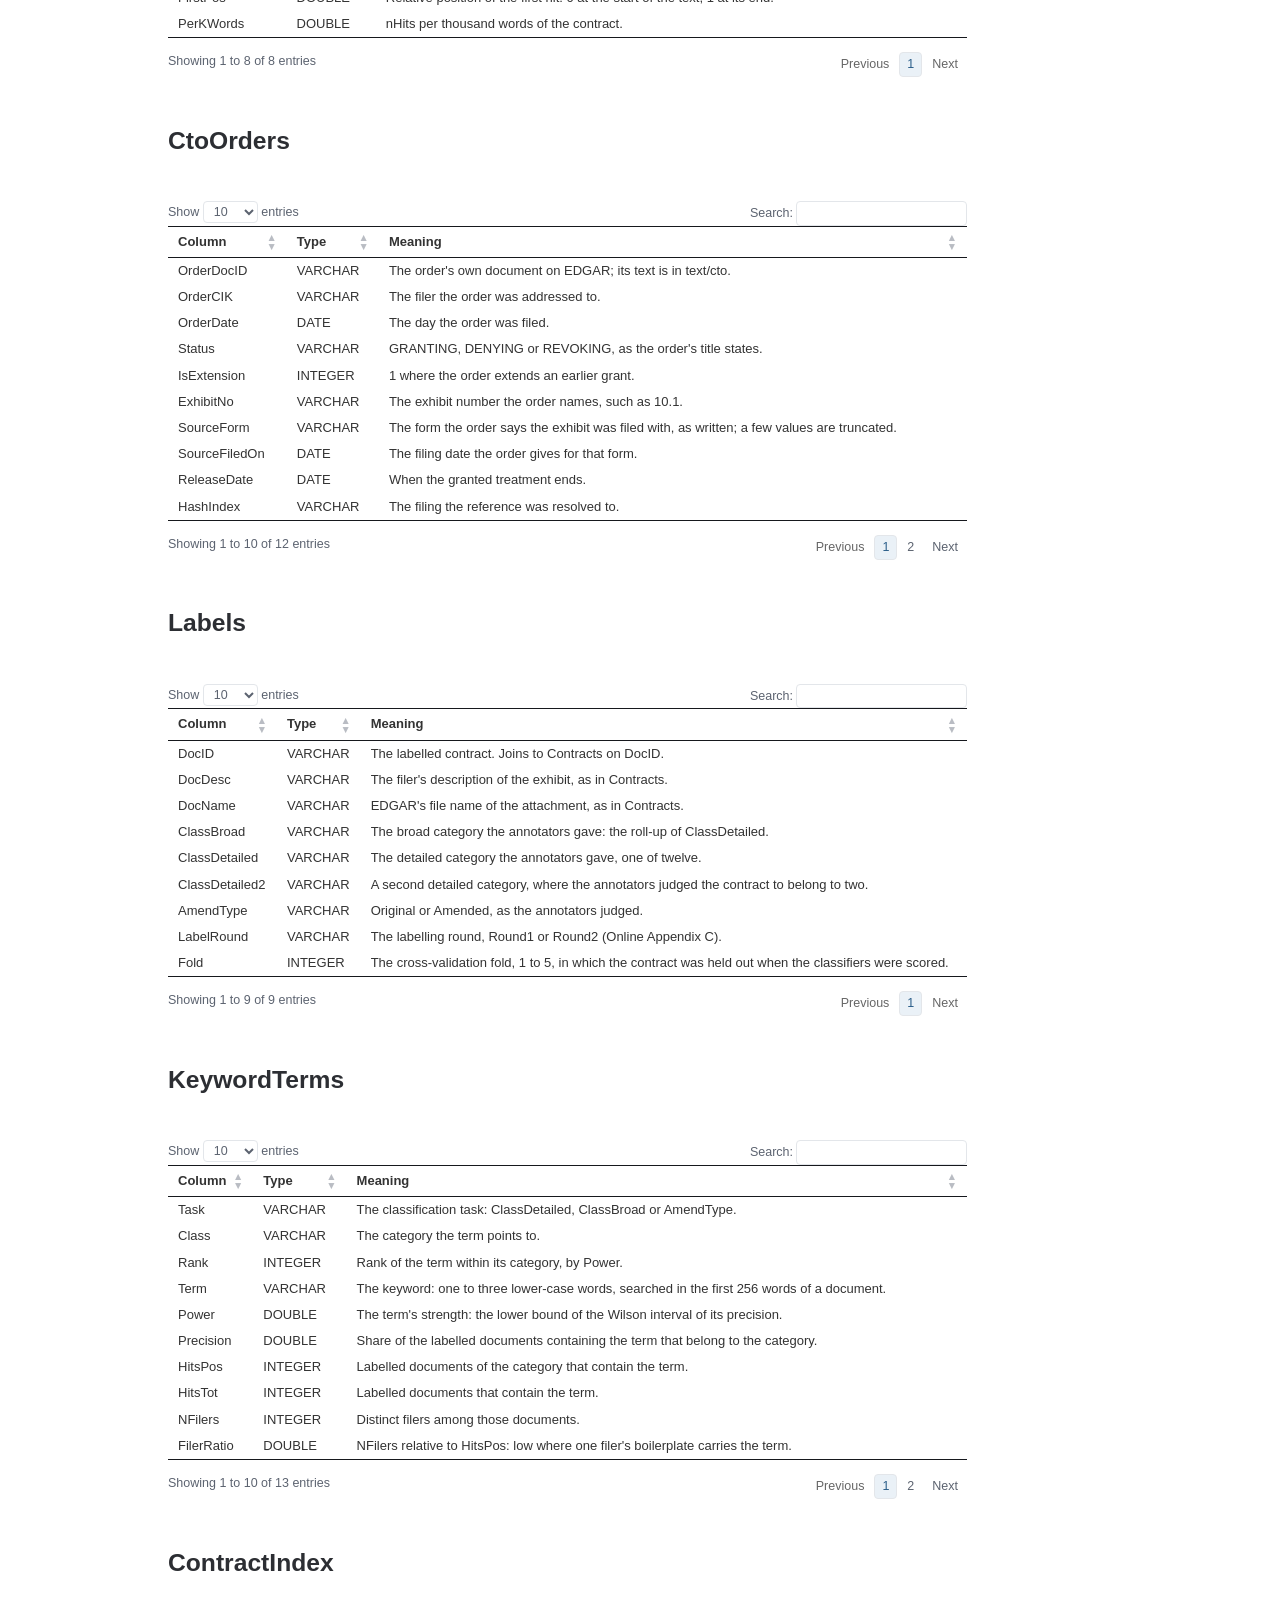
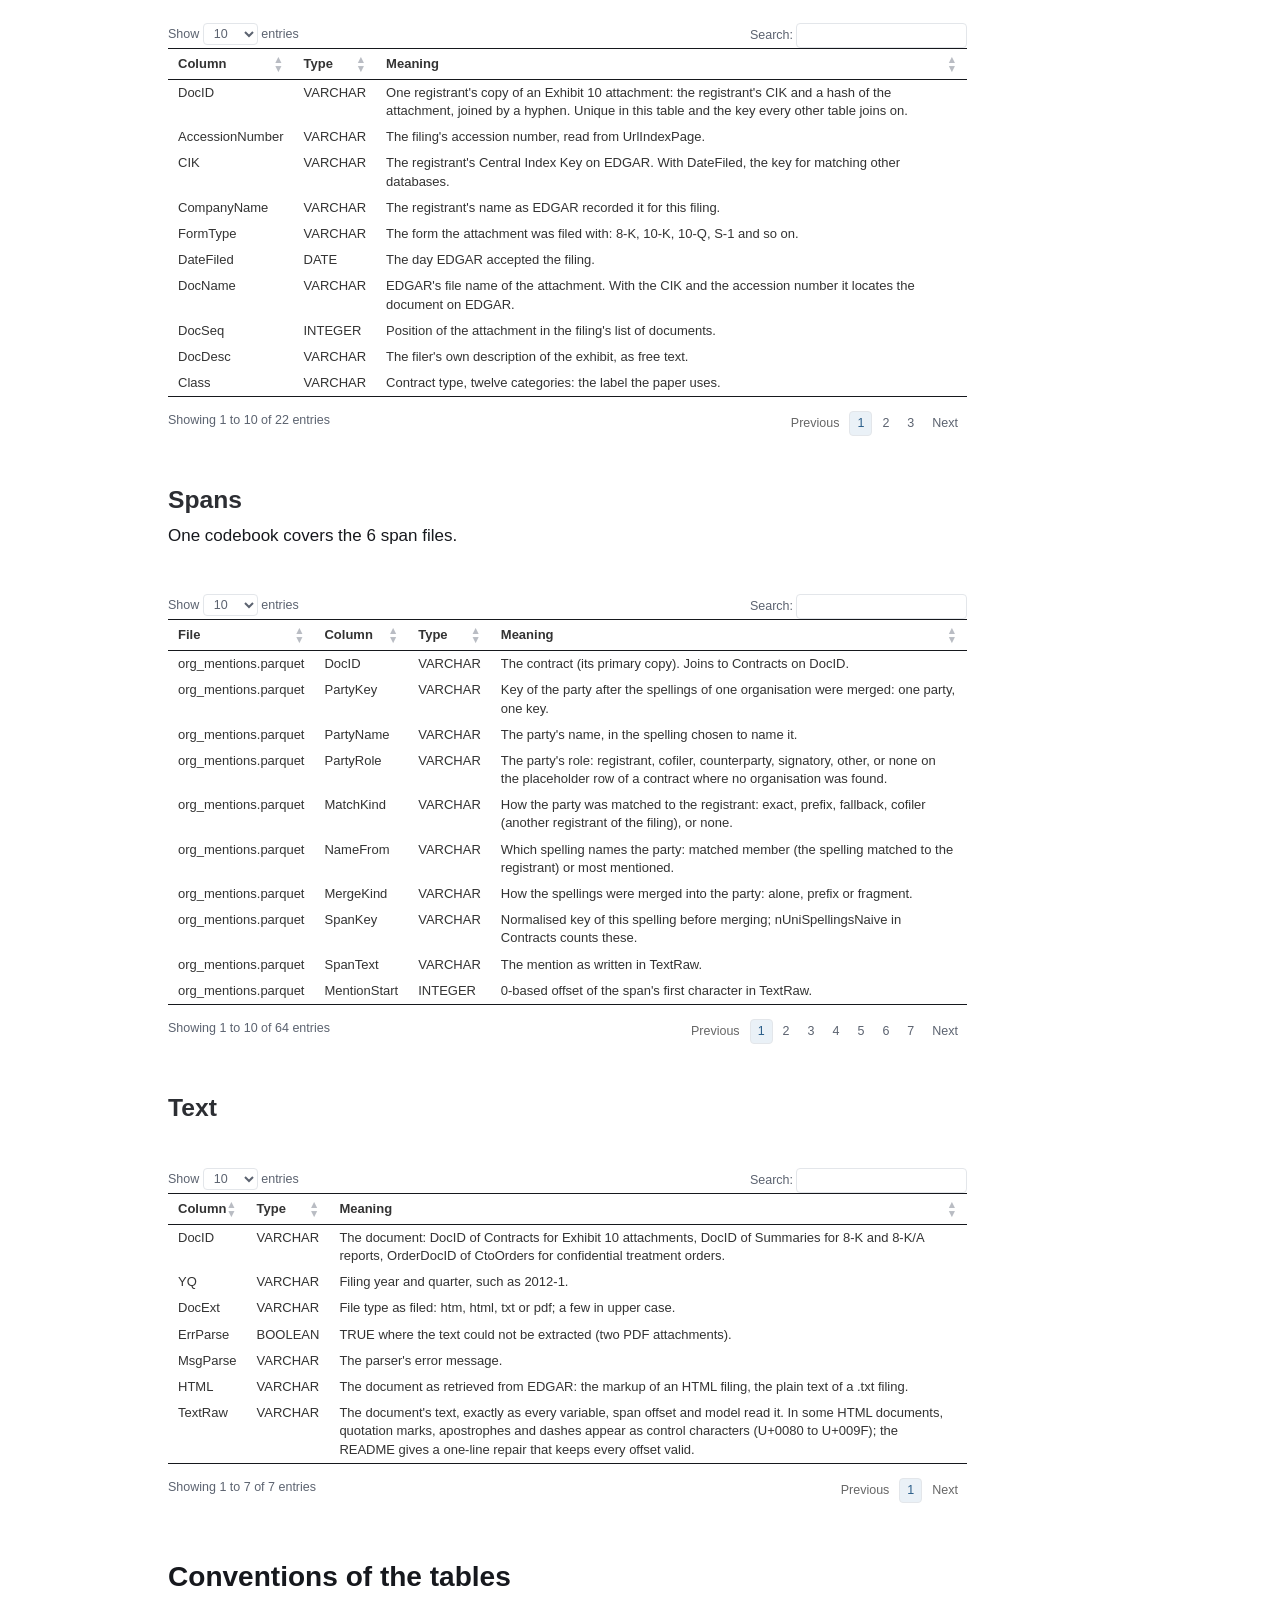
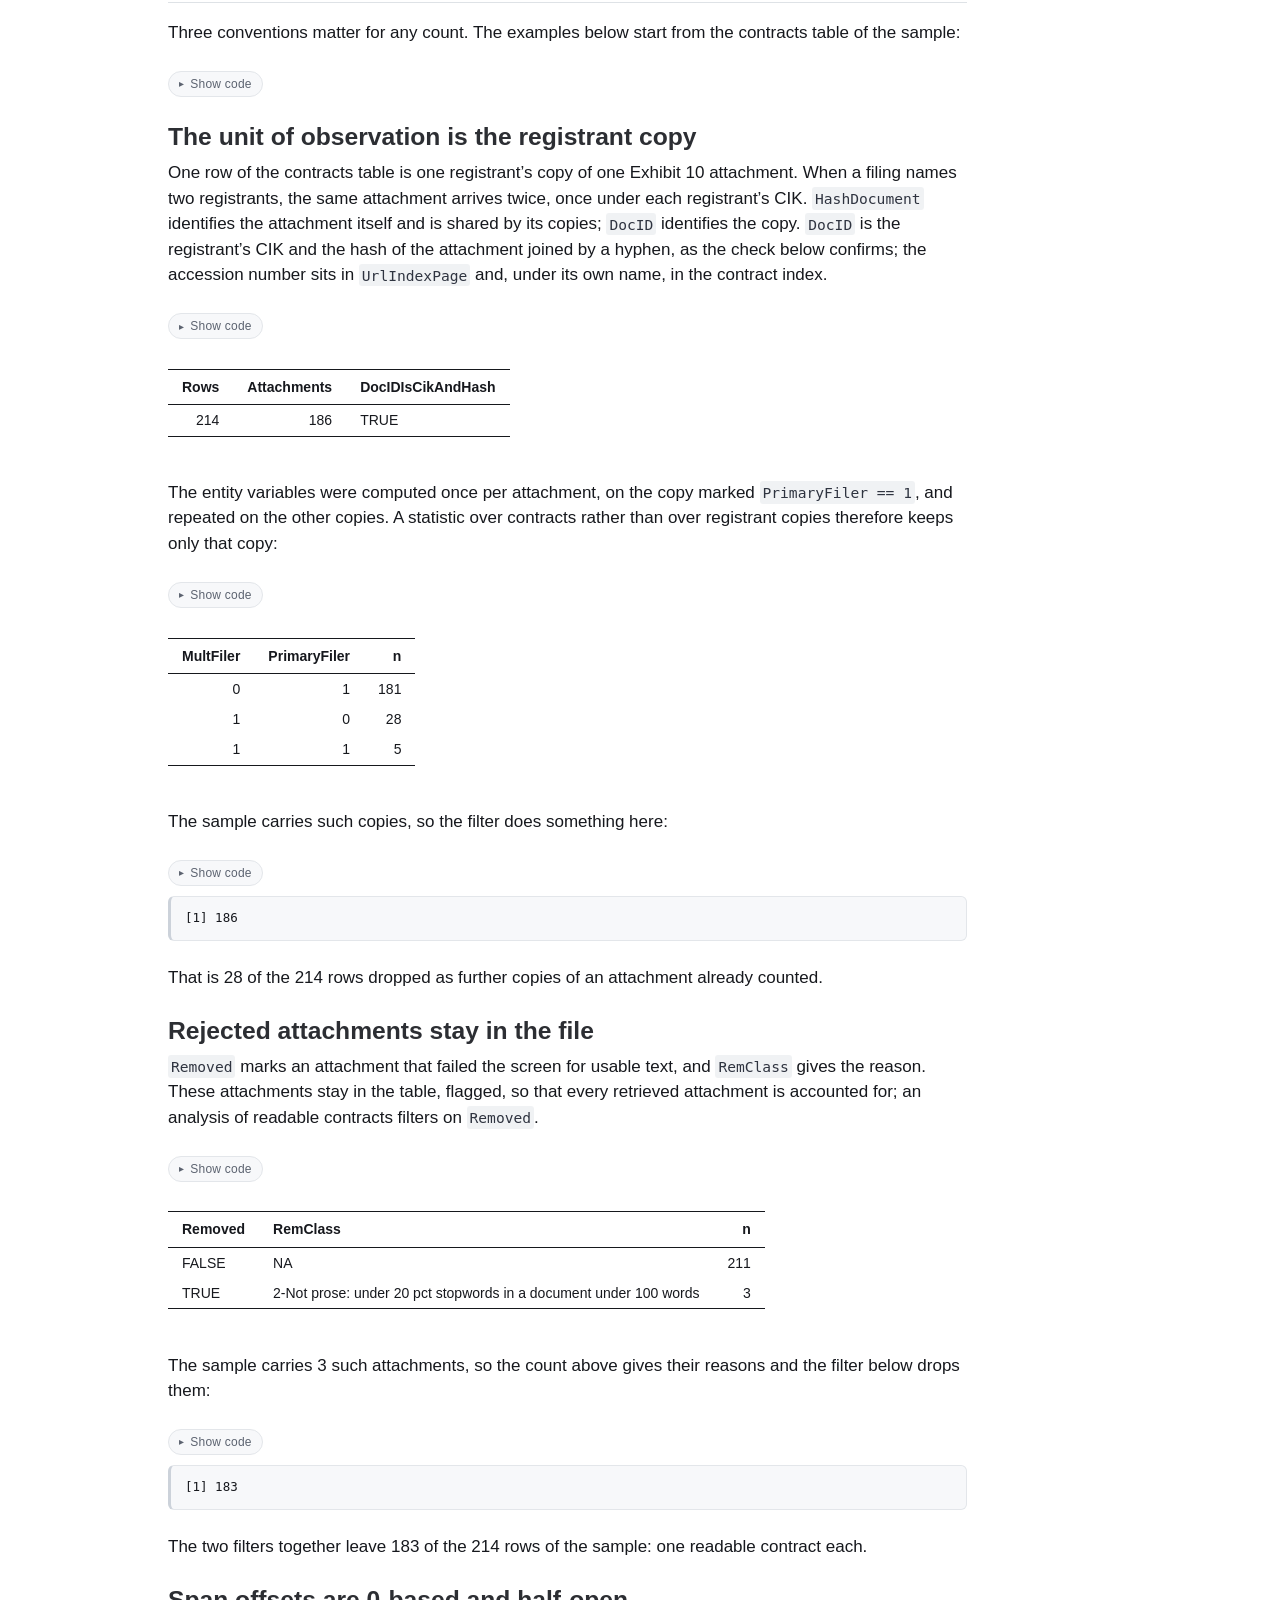
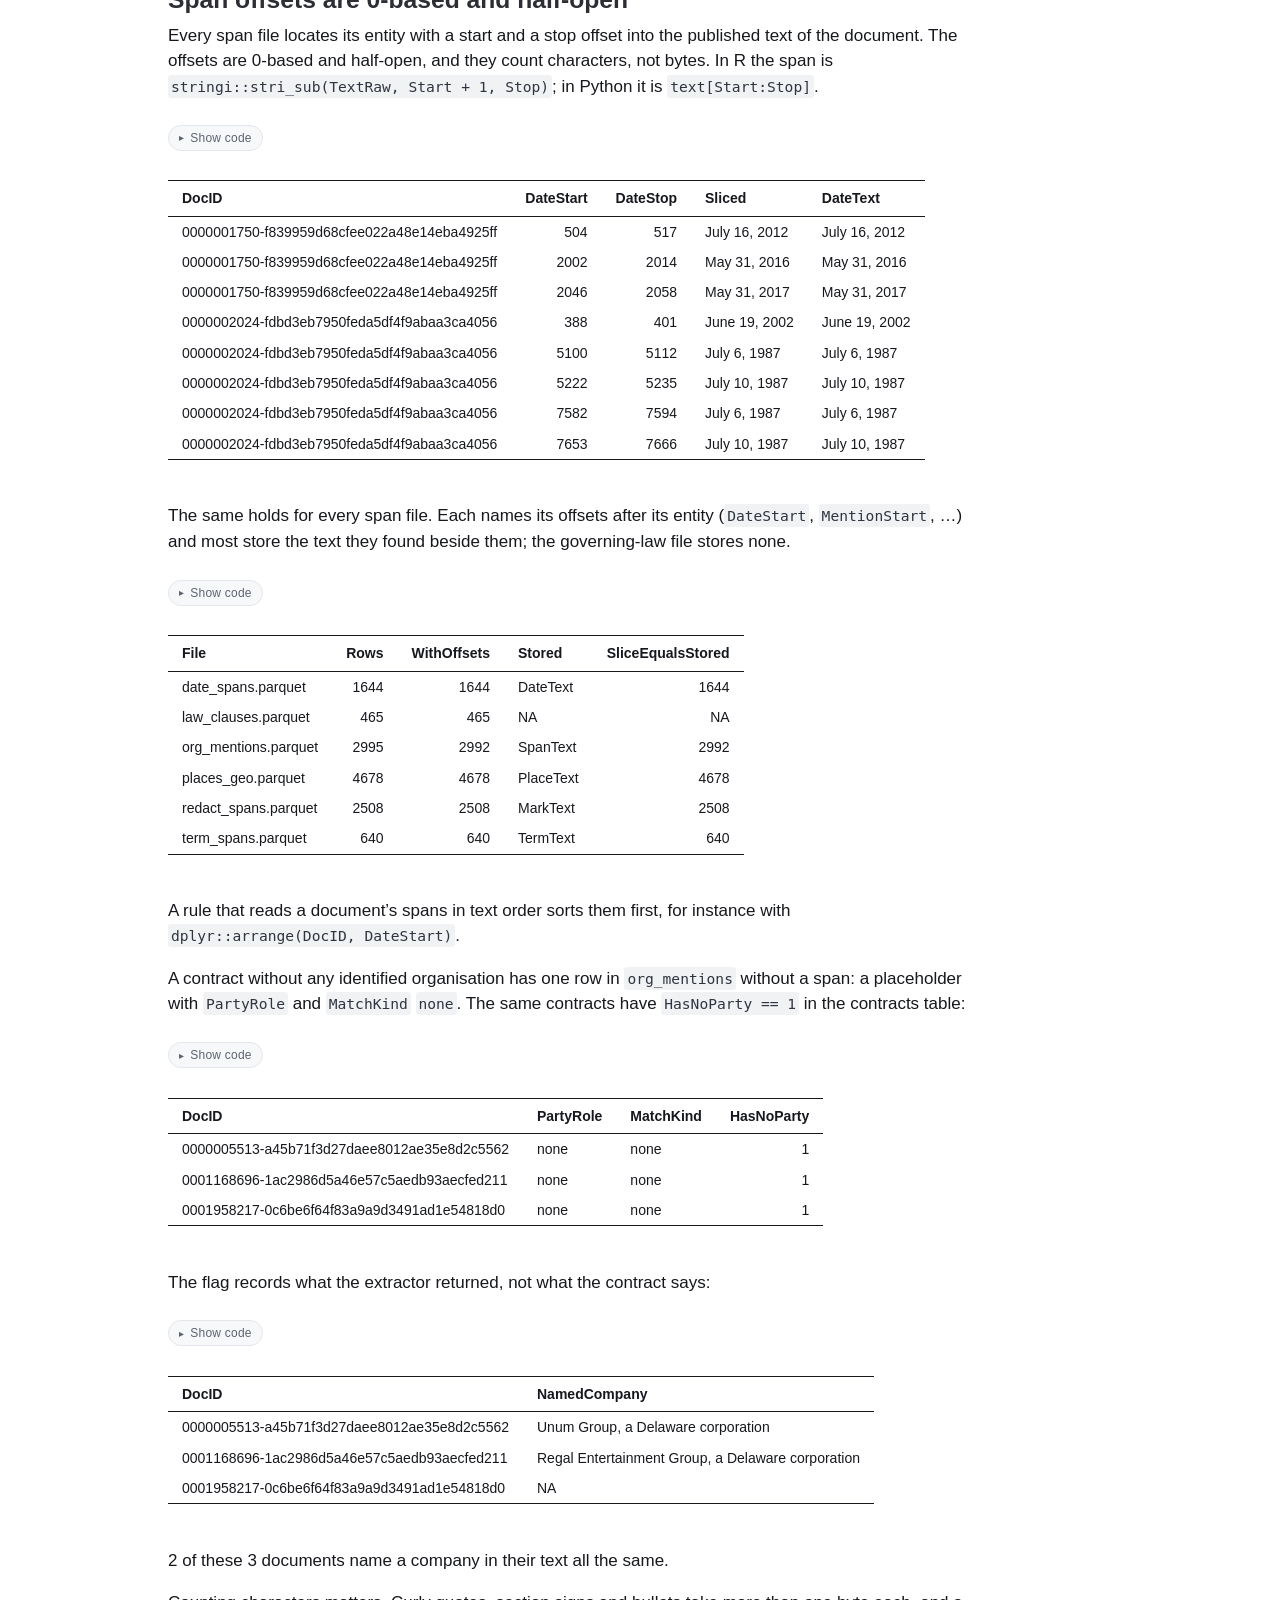
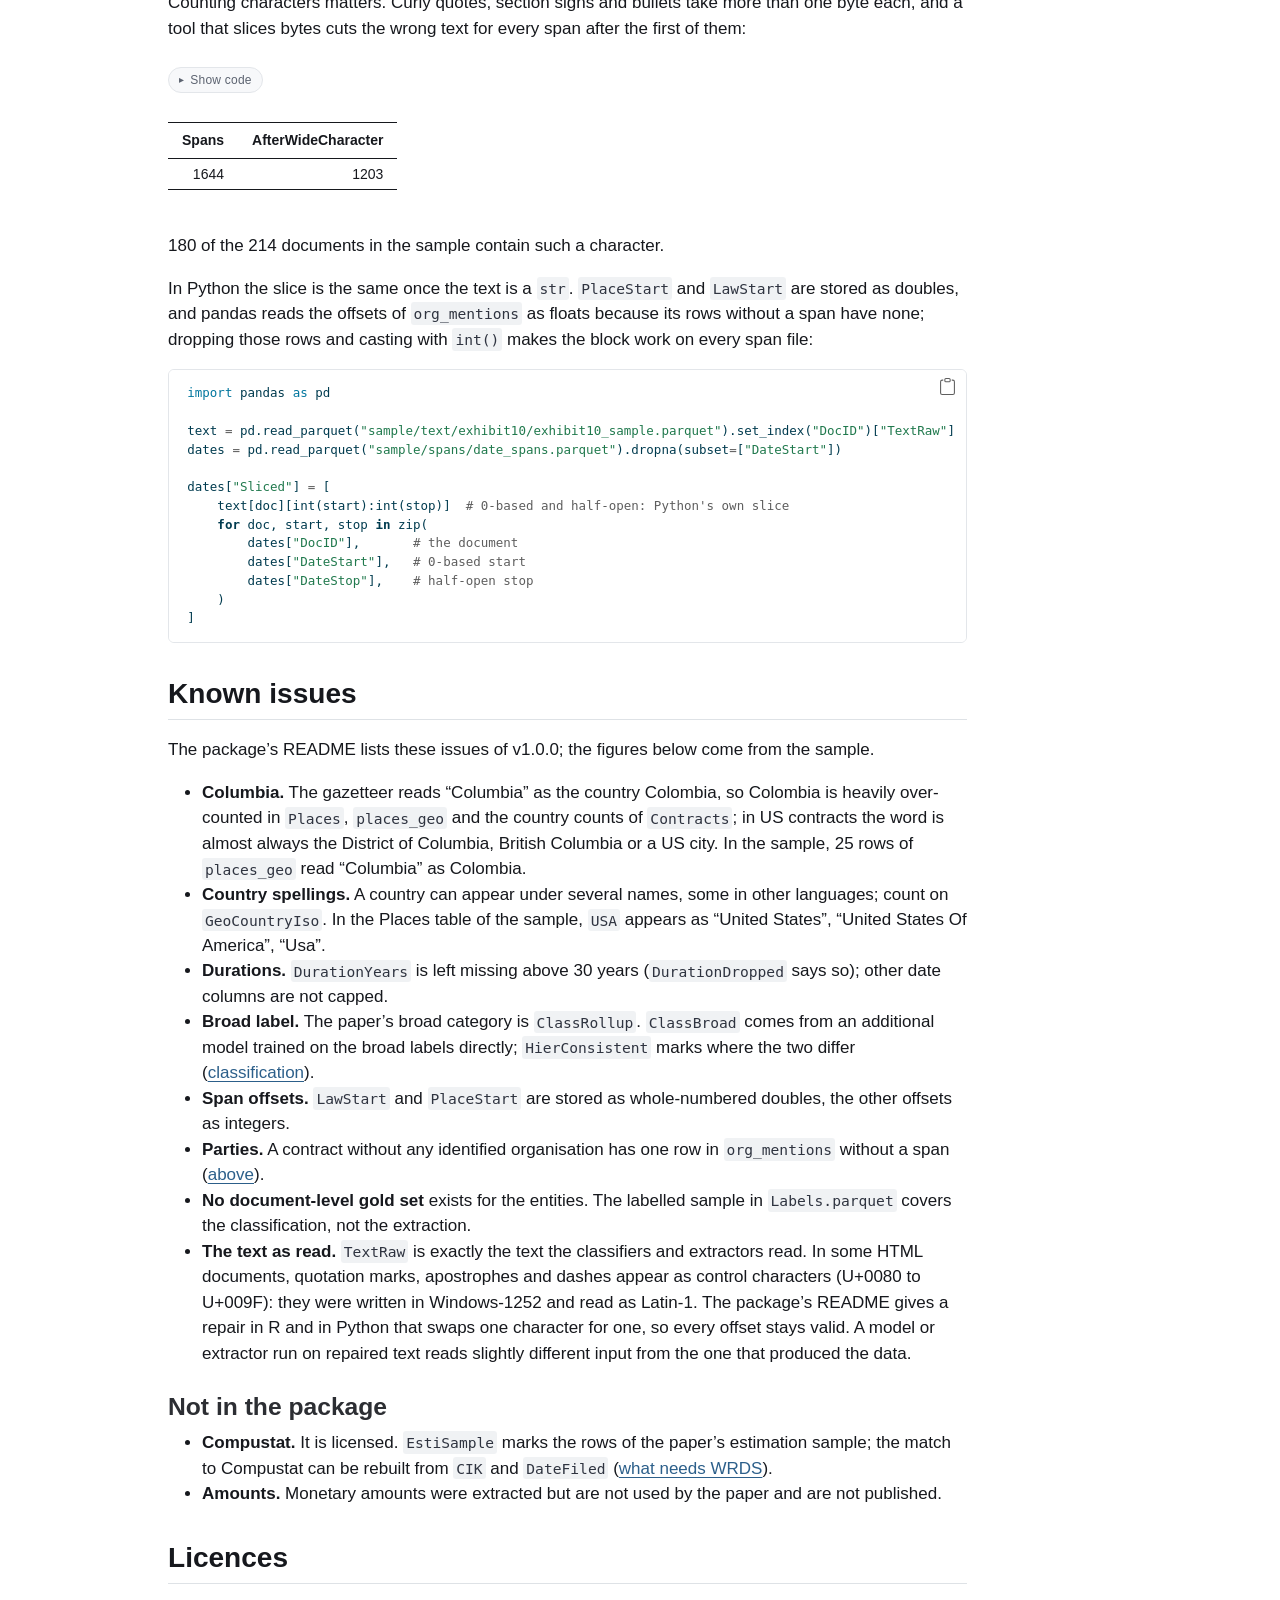
<file: docs/data.html>
<!DOCTYPE html>
<html xmlns="http://www.w3.org/1999/xhtml" lang="en-GB" xml:lang="en-GB"><head>

<meta charset="utf-8">
<meta name="generator" content="quarto-1.9.38">

<meta name="viewport" content="width=device-width, initial-scale=1.0, user-scalable=yes">

<meta name="description" content="The parts of the data package, the tables of the database, their codebooks, and the conventions of the tables.">

<title>The data – Material contracts: data and methods</title>
<style>
/* Default styles provided by pandoc.
** See https://pandoc.org/MANUAL.html#variables-for-html for config info.
*/
code{white-space: pre-wrap;}
span.smallcaps{font-variant: small-caps;}
div.columns{display: flex; gap: min(4vw, 1.5em);}
div.column{flex: auto; overflow-x: auto;}
div.hanging-indent{margin-left: 1.5em; text-indent: -1.5em;}
ul.task-list{list-style: none;}
ul.task-list li input[type="checkbox"] {
  width: 0.8em;
  margin: 0 0.8em 0.2em -1em; /* quarto-specific, see https://github.com/quarto-dev/quarto-cli/issues/4556 */ 
  vertical-align: middle;
}
/* CSS for syntax highlighting */
html { -webkit-text-size-adjust: 100%; }
pre > code.sourceCode { white-space: pre; position: relative; }
pre > code.sourceCode > span { display: inline-block; line-height: 1.25; }
pre > code.sourceCode > span:empty { height: 1.2em; }
.sourceCode { overflow: visible; }
code.sourceCode > span { color: inherit; text-decoration: inherit; }
div.sourceCode { margin: 1em 0; }
pre.sourceCode { margin: 0; }
@media screen {
div.sourceCode { overflow: auto; }
}
@media print {
pre > code.sourceCode { white-space: pre-wrap; }
pre > code.sourceCode > span { text-indent: -5em; padding-left: 5em; }
}
pre.numberSource code
  { counter-reset: source-line 0; }
pre.numberSource code > span
  { position: relative; left: -4em; counter-increment: source-line; }
pre.numberSource code > span > a:first-child::before
  { content: counter(source-line);
    position: relative; left: -1em; text-align: right; vertical-align: baseline;
    border: none; display: inline-block;
    -webkit-touch-callout: none; -webkit-user-select: none;
    -khtml-user-select: none; -moz-user-select: none;
    -ms-user-select: none; user-select: none;
    padding: 0 4px; width: 4em;
  }
pre.numberSource { margin-left: 3em;  padding-left: 4px; }
div.sourceCode
  {   }
@media screen {
pre > code.sourceCode > span > a:first-child::before { text-decoration: underline; }
}
</style>


<script src="site_libs/quarto-nav/quarto-nav.js"></script>
<script src="site_libs/quarto-nav/headroom.min.js"></script>
<script src="site_libs/clipboard/clipboard.min.js"></script>
<script src="site_libs/quarto-search/autocomplete.umd.js"></script>
<script src="site_libs/quarto-search/fuse.min.js"></script>
<script src="site_libs/quarto-search/quarto-search.js"></script>
<meta name="quarto:offset" content="./">
<script src="site_libs/quarto-html/quarto.js" type="module"></script>
<script src="site_libs/quarto-html/tabsets/tabsets.js" type="module"></script>
<script src="site_libs/quarto-html/popper.min.js"></script>
<script src="site_libs/quarto-html/tippy.umd.min.js"></script>
<script src="site_libs/quarto-html/anchor.min.js"></script>
<link href="site_libs/quarto-html/tippy.css" rel="stylesheet">
<link href="site_libs/quarto-html/quarto-syntax-highlighting-15634bcf2e68342d4ad2dfa704d543f6.css" rel="stylesheet" id="quarto-text-highlighting-styles">
<script src="site_libs/bootstrap/bootstrap.min.js"></script>
<link href="site_libs/bootstrap/bootstrap-icons.css" rel="stylesheet">
<link href="site_libs/bootstrap/bootstrap-6388ad00bb6ecaefa25b9a98db1edf18.min.css" rel="stylesheet" append-hash="true" id="quarto-bootstrap" data-mode="light">
<script id="quarto-search-options" type="application/json">{
  "location": "navbar",
  "copy-button": false,
  "collapse-after": 3,
  "panel-placement": "end",
  "type": "overlay",
  "limit": 50,
  "keyboard-shortcut": [
    "f",
    "/",
    "s"
  ],
  "show-item-context": false,
  "language": {
    "search-no-results-text": "No results",
    "search-matching-documents-text": "matching documents",
    "search-copy-link-title": "Copy link to search",
    "search-hide-matches-text": "Hide additional matches",
    "search-more-match-text": "more match in this document",
    "search-more-matches-text": "more matches in this document",
    "search-clear-button-title": "Clear",
    "search-text-placeholder": "",
    "search-detached-cancel-button-title": "Cancel",
    "search-submit-button-title": "Submit",
    "search-label": "Search"
  }
}</script>
<link href="site_libs/htmltools-fill-0.5.9/fill.css" rel="stylesheet">
<script src="site_libs/htmlwidgets-1.6.4/htmlwidgets.js"></script>
<link href="site_libs/datatables-css-0.0.0/datatables-crosstalk.css" rel="stylesheet">
<script src="site_libs/datatables-binding-0.34.0/datatables.js"></script>
<script src="site_libs/jquery-3.6.0/jquery-3.6.0.min.js"></script>
<link href="site_libs/dt-core-1.13.6/css/jquery.dataTables.min.css" rel="stylesheet">
<link href="site_libs/dt-core-1.13.6/css/jquery.dataTables.extra.css" rel="stylesheet">
<script src="site_libs/dt-core-1.13.6/js/jquery.dataTables.min.js"></script>
<link href="site_libs/crosstalk-1.2.2/css/crosstalk.min.css" rel="stylesheet">
<script src="site_libs/crosstalk-1.2.2/js/crosstalk.min.js"></script>


<link rel="stylesheet" href="styles.css">
</head>

<body class="nav-fixed quarto-light">

<div id="quarto-search-results"></div>
  <header id="quarto-header" class="headroom fixed-top">
    <nav class="navbar navbar-expand-lg " data-bs-theme="dark">
      <div class="navbar-container container-fluid">
      <div class="navbar-brand-container mx-auto">
    <a class="navbar-brand" href="./index.html">
    <span class="navbar-title">Material contracts: data and methods</span>
    </a>
  </div>
            <div id="quarto-search" class="" title="Search"></div>
          <button class="navbar-toggler" type="button" data-bs-toggle="collapse" data-bs-target="#navbarCollapse" aria-controls="navbarCollapse" role="menu" aria-expanded="false" aria-label="Toggle navigation" onclick="if (window.quartoToggleHeadroom) { window.quartoToggleHeadroom(); }">
  <span class="navbar-toggler-icon"></span>
</button>
          <div class="collapse navbar-collapse" id="navbarCollapse">
            <ul class="navbar-nav navbar-nav-scroll me-auto">
  <li class="nav-item">
    <a class="nav-link" href="./index.html"> 
<span class="menu-text">Home</span></a>
  </li>  
  <li class="nav-item">
    <a class="nav-link active" href="./data.html" aria-current="page"> 
<span class="menu-text">Data</span></a>
  </li>  
  <li class="nav-item">
    <a class="nav-link" href="./methods.html"> 
<span class="menu-text">Methods</span></a>
  </li>  
  <li class="nav-item">
    <a class="nav-link" href="./stata.html"> 
<span class="menu-text">Stata</span></a>
  </li>  
  <li class="nav-item">
    <a class="nav-link" href="./reproduce.html"> 
<span class="menu-text">Code</span></a>
  </li>  
</ul>
          </div> <!-- /navcollapse -->
            <div class="quarto-navbar-tools">
</div>
      </div> <!-- /container-fluid -->
    </nav>
</header>
<!-- content -->
<div id="quarto-content" class="quarto-container page-columns page-rows-contents page-layout-article page-navbar">
<!-- sidebar -->
<!-- margin-sidebar -->
    <div id="quarto-margin-sidebar" class="sidebar margin-sidebar">
        <nav id="TOC" role="doc-toc" class="toc-active">
    <h2 id="toc-title">On this page</h2>
   
  <ul>
  <li><a href="#the-parts" id="toc-the-parts" class="nav-link active" data-scroll-target="#the-parts">The parts</a>
  <ul class="collapse">
  <li><a href="#part-core" id="toc-part-core" class="nav-link" data-scroll-target="#part-core">The database</a></li>
  <li><a href="#part-spans" id="toc-part-spans" class="nav-link" data-scroll-target="#part-spans">Entity spans</a></li>
  <li><a href="#part-text" id="toc-part-text" class="nav-link" data-scroll-target="#part-text">The documents</a></li>
  <li><a href="#part-models" id="toc-part-models" class="nav-link" data-scroll-target="#part-models">The classifiers</a></li>
  <li><a href="#part-lexnlp" id="toc-part-lexnlp" class="nav-link" data-scroll-target="#part-lexnlp">The extraction image</a></li>
  </ul></li>
  <li><a href="#reading-the-files" id="toc-reading-the-files" class="nav-link" data-scroll-target="#reading-the-files">Reading the files</a></li>
  <li><a href="#the-tables-of-the-core-part" id="toc-the-tables-of-the-core-part" class="nav-link" data-scroll-target="#the-tables-of-the-core-part">The tables of the core part</a>
  <ul class="collapse">
  <li><a href="#contracts" id="toc-contracts" class="nav-link" data-scroll-target="#contracts">Contracts</a></li>
  <li><a href="#summaries" id="toc-summaries" class="nav-link" data-scroll-target="#summaries">Summaries</a></li>
  <li><a href="#places" id="toc-places" class="nav-link" data-scroll-target="#places">Places</a></li>
  <li><a href="#termdocs" id="toc-termdocs" class="nav-link" data-scroll-target="#termdocs">TermDocs</a></li>
  <li><a href="#ctoorders" id="toc-ctoorders" class="nav-link" data-scroll-target="#ctoorders">CtoOrders</a></li>
  <li><a href="#the-contract-index-the-labelled-sample-and-the-keyword-terms" id="toc-the-contract-index-the-labelled-sample-and-the-keyword-terms" class="nav-link" data-scroll-target="#the-contract-index-the-labelled-sample-and-the-keyword-terms">The contract index, the labelled sample and the keyword terms</a></li>
  </ul></li>
  <li><a href="#the-codebooks" id="toc-the-codebooks" class="nav-link" data-scroll-target="#the-codebooks">The codebooks</a>
  <ul class="collapse">
  <li><a href="#contracts-1" id="toc-contracts-1" class="nav-link" data-scroll-target="#contracts-1">Contracts</a></li>
  <li><a href="#summaries-1" id="toc-summaries-1" class="nav-link" data-scroll-target="#summaries-1">Summaries</a></li>
  <li><a href="#places-1" id="toc-places-1" class="nav-link" data-scroll-target="#places-1">Places</a></li>
  <li><a href="#termdocs-1" id="toc-termdocs-1" class="nav-link" data-scroll-target="#termdocs-1">TermDocs</a></li>
  <li><a href="#ctoorders-1" id="toc-ctoorders-1" class="nav-link" data-scroll-target="#ctoorders-1">CtoOrders</a></li>
  <li><a href="#labels" id="toc-labels" class="nav-link" data-scroll-target="#labels">Labels</a></li>
  <li><a href="#keywordterms" id="toc-keywordterms" class="nav-link" data-scroll-target="#keywordterms">KeywordTerms</a></li>
  <li><a href="#contractindex" id="toc-contractindex" class="nav-link" data-scroll-target="#contractindex">ContractIndex</a></li>
  <li><a href="#spans" id="toc-spans" class="nav-link" data-scroll-target="#spans">Spans</a></li>
  <li><a href="#text" id="toc-text" class="nav-link" data-scroll-target="#text">Text</a></li>
  </ul></li>
  <li><a href="#conventions-of-the-tables" id="toc-conventions-of-the-tables" class="nav-link" data-scroll-target="#conventions-of-the-tables">Conventions of the tables</a>
  <ul class="collapse">
  <li><a href="#the-unit-of-observation-is-the-registrant-copy" id="toc-the-unit-of-observation-is-the-registrant-copy" class="nav-link" data-scroll-target="#the-unit-of-observation-is-the-registrant-copy">The unit of observation is the registrant copy</a></li>
  <li><a href="#rejected-attachments-stay-in-the-file" id="toc-rejected-attachments-stay-in-the-file" class="nav-link" data-scroll-target="#rejected-attachments-stay-in-the-file">Rejected attachments stay in the file</a></li>
  <li><a href="#span-offsets-are-0-based-and-half-open" id="toc-span-offsets-are-0-based-and-half-open" class="nav-link" data-scroll-target="#span-offsets-are-0-based-and-half-open">Span offsets are 0-based and half-open</a></li>
  </ul></li>
  <li><a href="#known-issues" id="toc-known-issues" class="nav-link" data-scroll-target="#known-issues">Known issues</a>
  <ul class="collapse">
  <li><a href="#not-in-the-package" id="toc-not-in-the-package" class="nav-link" data-scroll-target="#not-in-the-package">Not in the package</a></li>
  </ul></li>
  <li><a href="#licences" id="toc-licences" class="nav-link" data-scroll-target="#licences">Licences</a></li>
  <li><a href="#checking-a-download" id="toc-checking-a-download" class="nav-link" data-scroll-target="#checking-a-download">Checking a download</a></li>
  </ul>
</nav>
    </div>
<!-- main -->
<main class="content" id="quarto-document-content">

<header id="title-block-header" class="quarto-title-block default">
<div class="quarto-title">
<h1 class="title">The data</h1>
</div>

<div>
  <div class="description">
    The parts of the data package, the tables of the database, their codebooks, and the conventions of the tables.
  </div>
</div>


<div class="quarto-title-meta">

    
  
    
  </div>
  


</header>


<p>The data package v1.0.0 has 5 parts: 123 files, 49.5 GB in all, plus a README and a checksum manifest at the root of the package. Each part is a folder that can be downloaded on its own. The parts are shared from Google Drive, each with its own download link; <a href="https://drive.google.com/drive/folders/16w8-Tuy5eYop_h9YihSFGZT7DniN-Il7">the whole package</a> has a link of its own.</p>
<p>Every example on this site reads the sample in the <a href="https://github.com/MatthiasUckert/matcon-data-and-methods/tree/main/sample"><code>sample/</code> folder</a> of the site’s repository. The sample holds 180 contracts of the labelled sample, 15 from each of the 12 detailed categories; 3 attachments the text screen rejected; and all 31 registrant copies of 3 attachments filed by several registrants, so that the conventions below can be shown. That is 214 rows of the contracts table, with the rows every other table and span file holds for them. The examples run from the root of a clone of the repository and need the R packages <code>arrow</code>, <code>dplyr</code>, <code>stringi</code> and <code>tibble</code>; none needs the data package.</p>
<section id="the-parts" class="level2">
<h2 class="anchored" data-anchor-id="the-parts">The parts</h2>
<section id="part-core" class="level3">
<h3 class="anchored" data-anchor-id="part-core">The database</h3>
<p>One row per registrant copy of an Exhibit 10 attachment with its filing, classification and content variables, the announcement, place, term and confidential treatment tables beside it, the codebooks, the contract index, the labelled sample and the keyword terms.</p>
<ul>
<li>424 MB in 16 files</li>
<li>Published: <a href="https://drive.google.com/drive/folders/1TVtgPPk6wIJqkSEZ1HrcY3JE4OHD1TWn">download</a></li>
</ul>
</section>
<section id="part-spans" class="level3">
<h3 class="anchored" data-anchor-id="part-spans">Entity spans</h3>
<p>The entity spans the rules kept, with their position in the document and the properties the rules read: organisation mentions, places, governing-law clauses, dates, terms and redaction marks.</p>
<ul>
<li>1.1 GB in 7 files</li>
<li>Published: <a href="https://drive.google.com/drive/folders/1OYP5qXm-alxnOZHFf8U6ttxiC5rua0IG">download</a></li>
</ul>
</section>
<section id="part-text" class="level3">
<h3 class="anchored" data-anchor-id="part-text">The documents</h3>
<p>The retrieved documents themselves, as filed and as text: Exhibit 10 attachments, the current reports (8-K and 8-K/A) that announced a material agreement, and the confidential treatment orders, split by type and filing year.</p>
<ul>
<li>45.3 GB in 86 files</li>
<li>Published: <a href="https://drive.google.com/drive/folders/1ZW-uD3YOpIUab9_tT1ImY-gOCQDMV8t5">download</a></li>
</ul>
</section>
<section id="part-models" class="level3">
<h3 class="anchored" data-anchor-id="part-models">The classifiers</h3>
<p>The six fine-tuned models, one archive per task and context length, with the index that maps them to the training runs, the record of which configuration cross-validation selected, and a usage guide.</p>
<ul>
<li>2.44 GB in 9 files</li>
<li>Published: <a href="https://drive.google.com/drive/folders/1cSxD2rfEU3xtl4_MtJmINm11TPKmRoVj">download</a></li>
</ul>
</section>
<section id="part-lexnlp" class="level3">
<h3 class="anchored" data-anchor-id="part-lexnlp">The extraction image</h3>
<p>The container image that extracted the organisation candidates, with its lockfile, a licence notice and a usage guide.</p>
<ul>
<li>317 MB in 4 files</li>
<li>Published: <a href="https://drive.google.com/drive/folders/1LzRUbMb9bG-V6fIi3xDmjCaOxsnYEi1G">download</a></li>
</ul>
</section>
</section>
<section id="reading-the-files" class="level2">
<h2 class="anchored" data-anchor-id="reading-the-files">Reading the files</h2>
<p>The tables are parquet files:</p>
<ul>
<li>R: <code>arrow::read_parquet("core/Contracts.parquet")</code></li>
<li>Python: <code>pandas.read_parquet("core/Contracts.parquet")</code></li>
<li>SQL: <code>duckdb -c "SELECT count(*) FROM 'core/Contracts.parquet'"</code></li>
<li>Stata: StataNow reads parquet with <code>import parquet</code>; other editions convert a table with R (<code>haven::write_dta()</code>) or Python (<code>pandas.DataFrame.to_stata()</code>) first, using the <code>StataName</code> column of the codebooks.</li>
</ul>
<p>No <code>.dta</code> files are published.</p>
<p>The sample keeps the package’s folders, file names and columns, so an example moves to the package by replacing <code>sample/</code> with the root of the package. The documents are the exception. The sample keeps them in one file, <code>text/exhibit10/exhibit10_sample.parquet</code>, where the package has one file per type and filing year, <code>text/&lt;type&gt;/&lt;type&gt;_&lt;year&gt;.parquet</code>. The sample holds Exhibit 10 attachments only, without the <code>HTML</code> column, the document as retrieved from EDGAR. It carries no contract index, no models and no extraction image.</p>
<p>A file too large for memory is opened lazily and filtered before it is collected:</p>
<div class="cell">
<details class="code-fold">
<summary>Show code</summary>
<div class="code-copy-outer-scaffold"><div class="sourceCode cell-code" id="cb1"><pre class="sourceCode r code-with-copy"><code class="sourceCode r"><span id="cb1-1"><a href="#cb1-1" aria-hidden="true" tabindex="-1"></a>exhibits <span class="ot">&lt;-</span> arrow<span class="sc">::</span><span class="fu">open_dataset</span>(<span class="st">"sample/text/exhibit10"</span>)  <span class="co"># a folder of parquet files, opened as one table</span></span>
<span id="cb1-2"><a href="#cb1-2" aria-hidden="true" tabindex="-1"></a>wanted <span class="ot">&lt;-</span> arrow<span class="sc">::</span><span class="fu">read_parquet</span>(</span>
<span id="cb1-3"><a href="#cb1-3" aria-hidden="true" tabindex="-1"></a>  <span class="st">"sample/core/Contracts.parquet"</span>,  <span class="co"># the contracts table</span></span>
<span id="cb1-4"><a href="#cb1-4" aria-hidden="true" tabindex="-1"></a>  <span class="at">col_select =</span> <span class="st">"DocID"</span>              <span class="co"># only the key is needed here</span></span>
<span id="cb1-5"><a href="#cb1-5" aria-hidden="true" tabindex="-1"></a>)<span class="sc">$</span>DocID[<span class="dv">1</span>]                          <span class="co"># one document of the sample</span></span>
<span id="cb1-6"><a href="#cb1-6" aria-hidden="true" tabindex="-1"></a></span>
<span id="cb1-7"><a href="#cb1-7" aria-hidden="true" tabindex="-1"></a>exhibits <span class="sc">|&gt;</span></span>
<span id="cb1-8"><a href="#cb1-8" aria-hidden="true" tabindex="-1"></a>  dplyr<span class="sc">::</span><span class="fu">filter</span>(DocID <span class="sc">%in%</span> wanted) <span class="sc">|&gt;</span>  <span class="co"># the documents a study needs</span></span>
<span id="cb1-9"><a href="#cb1-9" aria-hidden="true" tabindex="-1"></a>  dplyr<span class="sc">::</span><span class="fu">select</span>(</span>
<span id="cb1-10"><a href="#cb1-10" aria-hidden="true" tabindex="-1"></a>    DocID,  <span class="co"># the document</span></span>
<span id="cb1-11"><a href="#cb1-11" aria-hidden="true" tabindex="-1"></a>    YQ,     <span class="co"># its filing year and quarter</span></span>
<span id="cb1-12"><a href="#cb1-12" aria-hidden="true" tabindex="-1"></a>    DocExt  <span class="co"># its file type as filed</span></span>
<span id="cb1-13"><a href="#cb1-13" aria-hidden="true" tabindex="-1"></a>  ) <span class="sc">|&gt;</span></span>
<span id="cb1-14"><a href="#cb1-14" aria-hidden="true" tabindex="-1"></a>  dplyr<span class="sc">::</span><span class="fu">collect</span>()  <span class="co"># the rows are read here</span></span></code></pre></div><button title="Copy to Clipboard" class="code-copy-button"><i class="bi"></i></button></div>
</details>
<div class="cell-output-display">
<div class="kable-table">
<table class="caption-top table table-sm table-striped small">
<thead>
<tr class="header">
<th style="text-align: left;">DocID</th>
<th style="text-align: left;">YQ</th>
<th style="text-align: left;">DocExt</th>
</tr>
</thead>
<tbody>
<tr class="odd">
<td style="text-align: left;">0000000020-4f4b32ac7f1086666f192eb7427ca1fb</td>
<td style="text-align: left;">2008-1</td>
<td style="text-align: left;">htm</td>
</tr>
</tbody>
</table>
</div>
</div>
</div>
<p>On the package the same code, with <code>sample/</code> removed, opens <code>text/exhibit10</code>: every filing year as one table.</p>
</section>
<section id="the-tables-of-the-core-part" class="level2">
<h2 class="anchored" data-anchor-id="the-tables-of-the-core-part">The tables of the core part</h2>
<p>The core part holds the tables below with their codebooks, the contract index, the labelled sample and the keyword terms. The column meanings shown are taken from the codebooks.</p>
<section id="contracts" class="level3">
<h3 class="anchored" data-anchor-id="contracts">Contracts</h3>
<p>One row per registrant copy of an Exhibit 10 attachment: 1,462,939 rows, of which the sample holds 214. The filing, the classification and the content variables of the contract sit side by side; below are its keys, the filing, the rejection and copy flags, the labels and the sample flags:</p>
<div class="cell">
<div class="cell-output-display">
<table class="caption-top table table-sm table-striped small">
<colgroup>
<col style="width: 5%">
<col style="width: 94%">
</colgroup>
<thead>
<tr class="header">
<th style="text-align: left;">Column</th>
<th style="text-align: left;">Meaning</th>
</tr>
</thead>
<tbody>
<tr class="odd">
<td style="text-align: left;">DocID</td>
<td style="text-align: left;">One registrant’s copy of an Exhibit 10 attachment: the registrant’s CIK and a hash of the attachment, joined by a hyphen. Unique in this table and the key every other table joins on.</td>
</tr>
<tr class="even">
<td style="text-align: left;">HashDocument</td>
<td style="text-align: left;">Hash of the attachment’s content. Shared by all registrant copies of one document, so it groups the copies of one contract.</td>
</tr>
<tr class="odd">
<td style="text-align: left;">HashIndex</td>
<td style="text-align: left;">The filing that carried the attachment. Joins to Summaries (the filing’s announcement) and CtoOrders.</td>
</tr>
<tr class="even">
<td style="text-align: left;">CIK</td>
<td style="text-align: left;">The registrant’s Central Index Key on EDGAR. With DateFiled, the key for matching other databases.</td>
</tr>
<tr class="odd">
<td style="text-align: left;">UrlDocument</td>
<td style="text-align: left;">Address of the attachment on EDGAR.</td>
</tr>
<tr class="even">
<td style="text-align: left;">FormType</td>
<td style="text-align: left;">The form the attachment was filed with: 8-K, 10-K, 10-Q, S-1 and so on.</td>
</tr>
<tr class="odd">
<td style="text-align: left;">DateFiled</td>
<td style="text-align: left;">The day EDGAR accepted the filing.</td>
</tr>
<tr class="even">
<td style="text-align: left;">Removed</td>
<td style="text-align: left;">TRUE where the attachment failed the screen for usable text (reason in RemClass). These attachments stay in the table, flagged, so that what was set aside remains visible.</td>
</tr>
<tr class="odd">
<td style="text-align: left;">RemClass</td>
<td style="text-align: left;">Why the attachment was set aside: too short, not prose, mostly digits, or no readable text.</td>
</tr>
<tr class="even">
<td style="text-align: left;">MultFiler</td>
<td style="text-align: left;">1 where the filing names more than one registrant, so that the attachment appears once per registrant.</td>
</tr>
<tr class="odd">
<td style="text-align: left;">PrimaryFiler</td>
<td style="text-align: left;">1 on the one copy of each attachment the entity variables were computed from; the other copies carry the same values. Count contracts on PrimaryFiler == 1.</td>
</tr>
<tr class="even">
<td style="text-align: left;">DescSample</td>
<td style="text-align: left;">1 where the attachment is in the paper’s descriptive sample.</td>
</tr>
<tr class="odd">
<td style="text-align: left;">EstiSample</td>
<td style="text-align: left;">1 where the attachment is in the paper’s estimation sample, which requires a Compustat match on CIK and filing date. The matched Compustat data are not published.</td>
</tr>
<tr class="even">
<td style="text-align: left;">Class</td>
<td style="text-align: left;">Contract type, twelve categories: the label the paper uses.</td>
</tr>
<tr class="odd">
<td style="text-align: left;">ClassRollup</td>
<td style="text-align: left;">Broad contract type, seven categories: the broad category of Class, as the paper uses it. The part of Class before the colon; Customer / Supplier and R&amp;D roll up to Purchases and Sales; Leases, Licenses and Other stand alone.</td>
</tr>
<tr class="even">
<td style="text-align: left;">ClassBroad</td>
<td style="text-align: left;">Broad contract type from the additional broad classifier (see BertClassBroad). Where it differs from ClassRollup, HierConsistent is FALSE.</td>
</tr>
<tr class="odd">
<td style="text-align: left;">AmendType</td>
<td style="text-align: left;">Original or Amended: the label the paper uses.</td>
</tr>
</tbody>
</table>
</div>
</div>
<p><code>EstiSample</code> marks the paper’s estimation sample, which requires a Compustat match; Compustat is not published (<a href="./reproduce.html#what-needs-wrds">what needs WRDS</a>).</p>
</section>
<section id="summaries" class="level3">
<h3 class="anchored" data-anchor-id="summaries">Summaries</h3>
<p>One row per current report (Form 8-K or 8-K/A) with an Item 1.01 text announcing a material agreement: 278,997 rows. <code>SumAttached</code> is 1 where the filing carried an Exhibit 10 and 0 where the agreement was announced without the contract. The sample holds the 59 announcements that carried a sampled contract.</p>
<div class="cell">
<div class="cell-output-display">
<table class="caption-top table table-sm table-striped small">
<colgroup>
<col style="width: 8%">
<col style="width: 91%">
</colgroup>
<thead>
<tr class="header">
<th style="text-align: left;">Column</th>
<th style="text-align: left;">Meaning</th>
</tr>
</thead>
<tbody>
<tr class="odd">
<td style="text-align: left;">HashIndex</td>
<td style="text-align: left;">The 8-K filing. Joins to Contracts where the filing carried a contract.</td>
</tr>
<tr class="even">
<td style="text-align: left;">DocID</td>
<td style="text-align: left;">The 8-K document the Item 1.01 text was read from; its text is in text/8k or text/8ka.</td>
</tr>
<tr class="odd">
<td style="text-align: left;">DateFiled</td>
<td style="text-align: left;">The day EDGAR accepted the filing.</td>
</tr>
<tr class="even">
<td style="text-align: left;">SumAttached</td>
<td style="text-align: left;">1 where the filing carried an Exhibit 10; 0 where the agreement was announced without the contract.</td>
</tr>
<tr class="odd">
<td style="text-align: left;">SumDates</td>
<td style="text-align: left;">Distinct agreement dates at the start of the Item 1.01 text: a proxy for the number of agreements announced.</td>
</tr>
<tr class="even">
<td style="text-align: left;">SumDateFirst</td>
<td style="text-align: left;">The first of those dates: the agreement date.</td>
</tr>
<tr class="odd">
<td style="text-align: left;">SumLagDays</td>
<td style="text-align: left;">DateFiled minus SumDateFirst, in calendar days; negative where the filing precedes the date. Item 1.01 allows four business days.</td>
</tr>
<tr class="even">
<td style="text-align: left;">SumWords</td>
<td style="text-align: left;">Words in the Item 1.01 text, without its heading and title.</td>
</tr>
<tr class="odd">
<td style="text-align: left;">SumBoiler</td>
<td style="text-align: left;">Share of the text’s four-word phrases that occur in the filings of at least one in a hundred distinct filers (after Lang and Stice-Lawrence 2015).</td>
</tr>
</tbody>
</table>
</div>
</div>
</section>
<section id="places" class="level3">
<h3 class="anchored" data-anchor-id="places">Places</h3>
<p>One row per contract, geographic level (country, state, county or city) with its state and country, party role and law-clause flag, with the number of mentions: 9,545,088 rows, 1,862 in the sample. The table does not name cities or counties; <code>spans/places_geo.parquet</code> (<code>GeoUnit</code>) names them. <code>GeoCountry</code> keeps the country’s name as found in the text, so one country can take several rows in a contract; count countries on <code>GeoCountryIso</code>. Like TermDocs below, the table holds the primary copy of each attachment (<code>PrimaryFiler == 1</code>); <code>HashDocument</code> reaches every registrant copy.</p>
<div class="cell">
<div class="cell-output-display">
<table class="caption-top table table-sm table-striped small">
<colgroup>
<col style="width: 10%">
<col style="width: 89%">
</colgroup>
<thead>
<tr class="header">
<th style="text-align: left;">Column</th>
<th style="text-align: left;">Meaning</th>
</tr>
</thead>
<tbody>
<tr class="odd">
<td style="text-align: left;">DocID</td>
<td style="text-align: left;">The contract (its primary copy). Joins to Contracts on DocID.</td>
</tr>
<tr class="even">
<td style="text-align: left;">HashDocument</td>
<td style="text-align: left;">The attachment; joins to every registrant copy in Contracts.</td>
</tr>
<tr class="odd">
<td style="text-align: left;">GeoLevel</td>
<td style="text-align: left;">What the place name resolved to: Country, State, County or City.</td>
</tr>
<tr class="even">
<td style="text-align: left;">GeoState</td>
<td style="text-align: left;">The US state, where the place gives one.</td>
</tr>
<tr class="odd">
<td style="text-align: left;">GeoCountryIso</td>
<td style="text-align: left;">ISO 3166 alpha-3 country code; USA for US places. Count countries on this column.</td>
</tr>
<tr class="even">
<td style="text-align: left;">GeoCountry</td>
<td style="text-align: left;">The country’s name as found in the text. One country can appear under several spellings, including other languages.</td>
</tr>
<tr class="odd">
<td style="text-align: left;">PartyRole</td>
<td style="text-align: left;">The party the place was attached to: registrant, cofiler, counterparty, signatory, other, or none.</td>
</tr>
<tr class="even">
<td style="text-align: left;">InLawClause</td>
<td style="text-align: left;">1 where the place sits in a governing-law clause, so it is a jurisdiction rather than a location.</td>
</tr>
<tr class="odd">
<td style="text-align: left;">nMentions</td>
<td style="text-align: left;">How often the contract mentions this place in this role.</td>
</tr>
</tbody>
</table>
</div>
</div>
</section>
<section id="termdocs" class="level3">
<h3 class="anchored" data-anchor-id="termdocs">TermDocs</h3>
<p>One row per contract and term family, 5 families, on the primary copy of the contract: 5,949,025 rows, 930 in the sample. <code>HashDocument</code> reaches the other registrant copies.</p>
<div class="cell">
<div class="cell-output-display">
<table class="caption-top table table-sm table-striped small">
<colgroup>
<col style="width: 12%">
<col style="width: 87%">
</colgroup>
<thead>
<tr class="header">
<th style="text-align: left;">Column</th>
<th style="text-align: left;">Meaning</th>
</tr>
</thead>
<tbody>
<tr class="odd">
<td style="text-align: left;">DocID</td>
<td style="text-align: left;">The contract (its primary copy). Joins to Contracts on DocID.</td>
</tr>
<tr class="even">
<td style="text-align: left;">HashDocument</td>
<td style="text-align: left;">The attachment; joins to every registrant copy in Contracts.</td>
</tr>
<tr class="odd">
<td style="text-align: left;">Family</td>
<td style="text-align: left;">The term family searched for: Pandemic, Disruption, RateReform, Regulation or Boilerplate.</td>
</tr>
<tr class="even">
<td style="text-align: left;">nHits</td>
<td style="text-align: left;">Occurrences of any term of the family; a term found twice counts twice.</td>
</tr>
<tr class="odd">
<td style="text-align: left;">nTerms</td>
<td style="text-align: left;">Distinct terms of the family found.</td>
</tr>
<tr class="even">
<td style="text-align: left;">HasTerm</td>
<td style="text-align: left;">1 where nHits is positive.</td>
</tr>
<tr class="odd">
<td style="text-align: left;">FirstPos</td>
<td style="text-align: left;">Relative position of the first hit: 0 at the start of the text, 1 at its end.</td>
</tr>
<tr class="even">
<td style="text-align: left;">PerKWords</td>
<td style="text-align: left;">nHits per thousand words of the contract.</td>
</tr>
</tbody>
</table>
</div>
</div>
</section>
<section id="ctoorders" class="level3">
<h3 class="anchored" data-anchor-id="ctoorders">CtoOrders</h3>
<p>One row per exhibit reference in a confidential treatment order, whatever the order decided (<code>Status</code>) and whether or not it was linked to a contract (<code>LinkStatus</code>): 32,410 rows. The sample holds the 17 references linked to a sampled contract.</p>
<div class="cell">
<div class="cell-output-display">
<table class="caption-top table table-sm table-striped small">
<colgroup>
<col style="width: 3%">
<col style="width: 96%">
</colgroup>
<thead>
<tr class="header">
<th style="text-align: left;">Column</th>
<th style="text-align: left;">Meaning</th>
</tr>
</thead>
<tbody>
<tr class="odd">
<td style="text-align: left;">OrderDocID</td>
<td style="text-align: left;">The order’s own document on EDGAR; its text is in text/cto.</td>
</tr>
<tr class="even">
<td style="text-align: left;">OrderDate</td>
<td style="text-align: left;">The day the order was filed.</td>
</tr>
<tr class="odd">
<td style="text-align: left;">Status</td>
<td style="text-align: left;">GRANTING, DENYING or REVOKING, as the order’s title states.</td>
</tr>
<tr class="even">
<td style="text-align: left;">IsExtension</td>
<td style="text-align: left;">1 where the order extends an earlier grant.</td>
</tr>
<tr class="odd">
<td style="text-align: left;">ExhibitNo</td>
<td style="text-align: left;">The exhibit number the order names, such as 10.1.</td>
</tr>
<tr class="even">
<td style="text-align: left;">ReleaseDate</td>
<td style="text-align: left;">When the granted treatment ends.</td>
</tr>
<tr class="odd">
<td style="text-align: left;">DocID</td>
<td style="text-align: left;">The contract the reference was resolved to. Joins to Contracts on DocID.</td>
</tr>
<tr class="even">
<td style="text-align: left;">LinkStatus</td>
<td style="text-align: left;">A-linked where the order was linked to a contract; otherwise the numbered step at which linking failed (1 no reference read, 2 not an Exhibit 10, 3 source filing not named, 4 filing not on EDGAR, 5 filing ambiguous, 6 no exhibit retrieved from that filing, 7 exhibit ambiguous, 8 lettered exhibit number, 9 exhibit not among those retrieved).</td>
</tr>
</tbody>
</table>
</div>
</div>
</section>
<section id="the-contract-index-the-labelled-sample-and-the-keyword-terms" class="level3">
<h3 class="anchored" data-anchor-id="the-contract-index-the-labelled-sample-and-the-keyword-terms">The contract index, the labelled sample and the keyword terms</h3>
<p><code>ContractIndex.csv.gz</code> locates each contract on EDGAR, keyed on <code>DocID</code>: the filing (<code>AccessionNumber</code>, <code>CIK</code>, <code>CompanyName</code>, <code>FormType</code>, <code>DateFiled</code>), the attachment within it (<code>DocName</code>, <code>DocSeq</code>, <code>DocDesc</code>), its labels and the two EDGAR links; <a href="#contractindex">its codebook below</a> lists every column. It is a compressed CSV, so it opens without a parquet reader.</p>
<p><code>Labels.parquet</code> is the labelled sample: one row per labelled contract with the reference labels and the cross-validation fold in which it was held out (<code>Fold</code>), 4,398 rows, of which the sample holds 180.</p>
<p><code>KeywordTerms.parquet</code> holds the keyword terms of all three classification tasks, 160 rows, with <code>Task</code> naming the task a term belongs to. It is described with <a href="./methods.html#keywords">the keyword classifier</a>.</p>
</section>
</section>
<section id="the-codebooks" class="level2">
<h2 class="anchored" data-anchor-id="the-codebooks">The codebooks</h2>
<p>Every table in <code>core/</code> has a codebook beside it (<code>*_Codebook.csv</code>), one row per column with its type and meaning. The span files share one codebook, whose <code>File</code> column names the file a row describes, and the documents in <code>text/</code> have their own. The sample holds the codebooks where the package does. Every column keeps its name in Stata. The search box above each codebook filters its rows.</p>
<section id="contracts-1" class="level3">
<h3 class="anchored" data-anchor-id="contracts-1">Contracts</h3>
<div class="cell">
<div class="cell-output-display">
<div class="datatables html-widget html-fill-item" id="codebook-Contracts" style="width:100%;height:auto;"></div>
<script type="application/json" data-for="codebook-Contracts">{"x":{"filter":"none","vertical":false,"data":[["DocID","HashDocument","HashIndex","CIK","CompanyName","DocName","DocSeq","UrlDocument","UrlIndexPage","DocTypeRaw","DocTypeMod","DocDesc","FormType","DocExt","DateFiled","nWords","nWordsAdj","nChars","nNums","pStopShort","Removed","RemClass","nCIK","MultFiler","FilerCopiesAgree","PrimaryFiler","SampleStepCode","SampleStepDesc","DescSample","EstiSample","HasCto","nCtoOrders","CtoReleaseFirst","CtoReleaseLast","CtoIsExtension","nItems","nItemsDotted","nItemsVoluntary","nItemsMandatory","nItemsUnknown","ItemEra","ItemCodes","ReportsItem101","ReportsItem202","ReportsItem701","ReportsItem801","ReportsItem901","SumDates","SumIsSingle","SumWords","SumSentences","SumComplex","SumFog","SumUncertain","SumNumbers","SumDollars","SumPercents","SumAttached","SumBoiler","SumLagDays","BertClassDetailed","BertClassDetailedProb","BertClassDetailed2","BertClassDetailed2Prob","KwClassDetailed","KwClassDetailedPower","KwClassDetailedTerm","ClassDetailedFlag","BertClassBroad","BertClassBroadProb","BertClassBroad2","BertClassBroad2Prob","KwClassBroad","KwClassBroadPower","KwClassBroadTerm","ClassBroadFlag","BertAmendType","BertAmendTypeProb","BertAmendType2","BertAmendType2Prob","KwAmendType","KwAmendTypePower","KwAmendTypeTerm","AmendTypeFlag","HierConsistent","Class","ClassRollup","ClassBroad","AmendType","nUniSpellingsNaive","nUniRegistrant","nUniCofiler","nUniCounterparty","nUniSignatory","nUniOther","HasNoParty","nUniStateNaive","nUniCountryNaive","nUniStateRegistrant","nUniCountryRegistrant","nUniStateCounterparty","nUniCountryCounterparty","LawJurisdiction","LawJurisdictionLevel","LawKind","nLawClause","nLawSelfRef","nUniJurisdiction","DateStart","StartSource","DateEnd","DurationYears","DurationSource","DurationDropped","TermYears","TermKind","DateEndNaive","NaiveYears","nRedactExplicit","nRedactSymbol","nRedactBlank","nOmitExplicit","nOmitSymbol","nRedactBare"],["VARCHAR","VARCHAR","VARCHAR","VARCHAR","VARCHAR","VARCHAR","INTEGER","VARCHAR","VARCHAR","VARCHAR","VARCHAR","VARCHAR","VARCHAR","VARCHAR","DATE","INTEGER","INTEGER","INTEGER","INTEGER","DOUBLE","BOOLEAN","VARCHAR","INTEGER","INTEGER","INTEGER","INTEGER","INTEGER","VARCHAR","INTEGER","INTEGER","INTEGER","INTEGER","DATE","DATE","INTEGER","INTEGER","INTEGER","INTEGER","INTEGER","INTEGER","VARCHAR","VARCHAR","INTEGER","INTEGER","INTEGER","INTEGER","INTEGER","INTEGER","INTEGER","INTEGER","INTEGER","INTEGER","DOUBLE","INTEGER","INTEGER","INTEGER","INTEGER","INTEGER","DOUBLE","INTEGER","VARCHAR","DOUBLE","VARCHAR","DOUBLE","VARCHAR","DOUBLE","VARCHAR","VARCHAR","VARCHAR","DOUBLE","VARCHAR","DOUBLE","VARCHAR","DOUBLE","VARCHAR","VARCHAR","VARCHAR","DOUBLE","VARCHAR","DOUBLE","VARCHAR","DOUBLE","VARCHAR","VARCHAR","BOOLEAN","VARCHAR","VARCHAR","VARCHAR","VARCHAR","INTEGER","INTEGER","INTEGER","INTEGER","INTEGER","INTEGER","INTEGER","INTEGER","INTEGER","INTEGER","INTEGER","INTEGER","INTEGER","VARCHAR","VARCHAR","VARCHAR","INTEGER","INTEGER","INTEGER","DATE","VARCHAR","DATE","DOUBLE","VARCHAR","VARCHAR","DOUBLE","VARCHAR","DATE","DOUBLE","INTEGER","INTEGER","INTEGER","INTEGER","INTEGER","INTEGER"],["One registrant's copy of an Exhibit 10 attachment: the registrant's CIK and a hash of the attachment, joined by a hyphen. Unique in this table and the key every other table joins on.","Hash of the attachment's content. Shared by all registrant copies of one document, so it groups the copies of one contract.","The filing that carried the attachment. Joins to Summaries (the filing's announcement) and CtoOrders.","The registrant's Central Index Key on EDGAR. With DateFiled, the key for matching other databases.","The registrant's name as EDGAR recorded it for this filing.","EDGAR's file name of the attachment. With the CIK and the accession number it locates the document on EDGAR.","Position of the attachment in the filing's list of documents.","Address of the attachment on EDGAR.","Address of the filing's index page on EDGAR, which lists every document of the filing and contains the accession number.","The exhibit type as filed, such as EX-10.1 or EX-10.23.","The exhibit type reduced to its family: Exhibit10 on every row of this table.","The filer's own description of the exhibit, as free text.","The form the attachment was filed with: 8-K, 10-K, 10-Q, S-1 and so on.","File type of the attachment: htm, html, txt or pdf; a few are written in upper case.","The day EDGAR accepted the filing.","Words in the attachment's text.","nWords without the words of EDGAR's document header.","Characters in the attachment's text (TextRaw in text/). Every span offset counts characters of this text.","Numeric tokens in the text.","Share of tokens that are short function words. A low value marks a document that is not running prose.","TRUE where the attachment failed the screen for usable text (reason in RemClass). These attachments stay in the table, flagged, so that what was set aside remains visible.","Why the attachment was set aside: too short, not prose, mostly digits, or no readable text.","Number of registrants the filing names.","1 where the filing names more than one registrant, so that the attachment appears once per registrant.","1 where all registrant copies of the attachment have the same length. Where they differ (one attachment in the corpus), the entity variables describe the primary copy.","1 on the one copy of each attachment the entity variables were computed from; the other copies carry the same values. Count contracts on PrimaryFiler == 1.","The step of the paper's sample selection at which the attachment leaves the sample, as a sortable code; 6 is the final sample.","The same step in words: outside 2001-2024, malformed document, CIK not in Compustat, several Compustat quarters matched, no Compustat match on the filing date, or final sample.","1 where the attachment is in the paper's descriptive sample.","1 where the attachment is in the paper's estimation sample, which requires a Compustat match on CIK and filing date. The matched Compustat data are not published.","1 where a confidential treatment order granted treatment for this contract. Orders that denied or revoked treatment do not count.","Number of granting confidential treatment orders that name the contract, extensions included.","Earliest date on which the granted treatment ends, across those orders.","Latest date on which the granted treatment ends, across those orders.","1 where any of those orders extends an earlier grant.","Number of items the filing that carried the attachment reports (8-K filings).","How many of those items use the numbering introduced in 2004 (1.01, 2.02, ...).","Items the registrant chose to report: 2.02, 7.01 and 8.01 from 2004, and their predecessors 12, 9 and 5 before.","Items the registrant had to report, triggered by an event.","Items whose code belongs to neither numbering; zero on every row of this table.","Which numbering the filing uses: Post (from 2004), Pre, or Mixed. Read from the codes, not the date.","Every item the filing reports, separated by |, in the order reported.","1 where the filing reports Item 1.01, entry into a material definitive agreement.","1 where the filing reports Item 2.02, results of operations (Item 12 before 2004).","1 where the filing reports Item 7.01, Regulation FD disclosure (Item 9 before 2004).","1 where the filing reports Item 8.01, other events (Item 5 before 2004).","1 where the filing reports Item 9.01, financial statements and exhibits (Item 7 before 2004).","Distinct agreement dates at the start of the filing's Item 1.01 text: a proxy for the number of agreements it announces.","1 where that text names exactly one agreement date.","Words in the Item 1.01 text, without its heading and title.","Sentences in that text.","Words of three or more syllables in that text.","Gunning Fog index of that text: 0.4 x (words per sentence + 100 x share of complex words).","Words of the Loughran-McDonald uncertainty list in that text.","Numeric tokens in that text.","Dollar figures in that text: a currency sign, a number and an optional scale word.","Percentages in that text.","1 where the filing carried an Exhibit 10: 1 on every row of this table. Summaries holds the announcements without one.","Share of the text's four-word phrases that occur in the filings of at least one in a hundred distinct filers (after Lang and Stice-Lawrence 2015).","Filing date minus the first agreement date in that text, in calendar days; negative where the filing precedes the date.","Contract type, twelve categories, from the fine-tuned Legal-BERT classifier (256-token model). Identical to Class.","The classifier's probability for that category.","The classifier's second most likely category.","Its probability.","Contract type from the keyword classifier, an independent second instrument.","Strength of the keyword that decided it: the lower bound of the Wilson interval of its precision in the labelled sample.","The keyword that decided it.","confirmed where the keyword classifier agrees with the transformer, contradicted where it disagrees, unchecked where it gave no category.","Broad contract type, seven categories, from an additional classifier trained on the broad labels directly (256-token model). Identical to ClassBroad. The paper uses ClassRollup.","That classifier's probability for its category.","Its second most likely broad category.","Its probability.","Broad contract type from the keyword classifier.","Strength of the deciding keyword (Wilson lower bound of its precision).","The deciding keyword.","confirmed, contradicted or unchecked, as ClassDetailedFlag, for the broad categories.","Original or Amended, from the fine-tuned classifier (256-token model). Identical to AmendType.","The classifier's probability for that call.","The other of the two categories.","Its probability: one minus BertAmendTypeProb.","Original or Amended from the keyword classifier: Amended where an amendment term applies, Original otherwise.","Strength of the deciding term (Wilson lower bound of its precision); 0 where no amendment term applies.","The deciding term.","confirmed or contradicted, as ClassDetailedFlag, for original against amendment.","TRUE where ClassRollup equals ClassBroad: the two classifiers agree on the broad category.","Contract type, twelve categories: the label the paper uses.","Broad contract type, seven categories: the broad category of Class, as the paper uses it. The part of Class before the colon; Customer / Supplier and R&amp;D roll up to Purchases and Sales; Leases, Licenses and Other stand alone.","Broad contract type from the additional broad classifier (see BertClassBroad). Where it differs from ClassRollup, HierConsistent is FALSE.","Original or Amended: the label the paper uses.","Distinct organisation names found in the contract, before the spellings of one party were merged.","Parties identified as the registrant: 1 where the registrant was found, 0 otherwise.","Parties identified as another registrant of the same filing.","Distinct counterparties: parties named near the registrant that are not the registrant.","Distinct parties that appear only in the last tenth of the contract, typically its signature pages.","Distinct parties named elsewhere in the contract.","1 where no organisation was found in the contract; every party count is 0 then.","Distinct US states named anywhere outside governing-law clauses, attached to a party or not.","Distinct countries, on the same basis. See the known issue on Columbia.","Distinct US states near the registrant's mentions. Above 1 means several candidate places, not several registrants.","Distinct countries near the registrant's mentions.","Distinct US states near any counterparty's mentions.","Distinct countries near any counterparty's mentions.","Every jurisdiction the contract's law clauses name, separated by |, in document order. None is picked as the governing one.","State or Country for each jurisdiction, in the same order.","The wording that identified each clause, in the same order: GovernedBy, GovernedByConstrued, ConstruedAccordance, GoverningLaw, LawsOfState, LawsOfCommonwealth or SubmitJurisdiction. LawsOfState also matches 'organized under the laws of', which states incorporation rather than governing law.","Law clauses found, whether or not they name a place.","Law clauses that name no place by design, such as 'the laws of the state in which the premises are located'.","Distinct jurisdictions named.","Start of the contract: the latest date in the text on or before the filing date, or the filing date where there is none.","signed where DateStart is a date from the text, filed where it is the filing date.","End of the contract, from the first rule that applies: a stated term, an open-ended clause, a date next to an end cue (expires, through, maturity), or the latest future date.","DateEnd minus DateStart in years. A duration above 30 years is left missing rather than capped; DurationDropped says so.","Which rule set DateEnd: term, open, cue, maxdate, or none.","kept, capped (longer than 30 years) or no end: why DurationYears is present or missing.","The longest term the contract states, in years. Not capped.","The phrasing of that term: UnitPeriod, PeriodOf, Anniversary, ContinueFor or UnitTerm (see term_spans).","The latest future date the contract mentions, whatever it is mentioned for.","DateEndNaive minus DateStart in years. Not capped.","Bracketed markers that name confidential treatment, such as [Confidential Treatment Requested].","Bracketed markers holding a symbol, such as [*] or [ ].","Empty brackets.","[Intentionally Omitted] and its variants: sections left out on purpose, not text withheld from a reader.","The same kind of omission in symbol form, such as [.].","Runs of asterisks without brackets. The least reliable marker, since a row of asterisks can also be a separator line."]],"container":"<table class=\"display\">\n  <thead>\n    <tr>\n      <th>Column<\/th>\n      <th>Type<\/th>\n      <th>Meaning<\/th>\n    <\/tr>\n  <\/thead>\n<\/table>","options":{"pageLength":10,"columnDefs":[{"className":"codebook-meaning","targets":2},{"name":"Column","targets":0},{"name":"Type","targets":1},{"name":"Meaning","targets":2}],"order":[],"autoWidth":false,"orderClasses":false}},"evals":[],"jsHooks":[]}</script>
</div>
</div>
</section>
<section id="summaries-1" class="level3">
<h3 class="anchored" data-anchor-id="summaries-1">Summaries</h3>
<div class="cell">
<div class="cell-output-display">
<div class="datatables html-widget html-fill-item" id="codebook-Summaries" style="width:100%;height:auto;"></div>
<script type="application/json" data-for="codebook-Summaries">{"x":{"filter":"none","vertical":false,"data":[["HashIndex","DocID","CIK","DateFiled","FormType","SumAttached","SumDates","SumDateFirst","SumIsSingle","SumLagDays","SumWords","SumSentences","SumComplex","SumFog","SumUncertain","SumNumbers","SumDollars","SumPercents","SumBoiler"],["VARCHAR","VARCHAR","VARCHAR","DATE","VARCHAR","INTEGER","INTEGER","DATE","INTEGER","INTEGER","INTEGER","INTEGER","INTEGER","DOUBLE","INTEGER","INTEGER","INTEGER","INTEGER","DOUBLE"],["The 8-K filing. Joins to Contracts where the filing carried a contract.","The 8-K document the Item 1.01 text was read from; its text is in text/8k or text/8ka.","The filer's Central Index Key on EDGAR.","The day EDGAR accepted the filing.","8-K or 8-K/A.","1 where the filing carried an Exhibit 10; 0 where the agreement was announced without the contract.","Distinct agreement dates at the start of the Item 1.01 text: a proxy for the number of agreements announced.","The first of those dates: the agreement date.","1 where the text names exactly one agreement date.","DateFiled minus SumDateFirst, in calendar days; negative where the filing precedes the date. Item 1.01 allows four business days.","Words in the Item 1.01 text, without its heading and title.","Sentences in that text.","Words of three or more syllables in that text.","Gunning Fog index: 0.4 x (words per sentence + 100 x share of complex words).","Words of the Loughran-McDonald uncertainty list.","Numeric tokens.","Dollar figures: a currency sign, a number and an optional scale word.","Percentages.","Share of the text's four-word phrases that occur in the filings of at least one in a hundred distinct filers (after Lang and Stice-Lawrence 2015)."]],"container":"<table class=\"display\">\n  <thead>\n    <tr>\n      <th>Column<\/th>\n      <th>Type<\/th>\n      <th>Meaning<\/th>\n    <\/tr>\n  <\/thead>\n<\/table>","options":{"pageLength":10,"columnDefs":[{"className":"codebook-meaning","targets":2},{"name":"Column","targets":0},{"name":"Type","targets":1},{"name":"Meaning","targets":2}],"order":[],"autoWidth":false,"orderClasses":false}},"evals":[],"jsHooks":[]}</script>
</div>
</div>
</section>
<section id="places-1" class="level3">
<h3 class="anchored" data-anchor-id="places-1">Places</h3>
<div class="cell">
<div class="cell-output-display">
<div class="datatables html-widget html-fill-item" id="codebook-Places" style="width:100%;height:auto;"></div>
<script type="application/json" data-for="codebook-Places">{"x":{"filter":"none","vertical":false,"data":[["DocID","HashDocument","GeoLevel","GeoState","GeoCountryIso","GeoCountry","PartyRole","InLawClause","nMentions"],["VARCHAR","VARCHAR","VARCHAR","VARCHAR","VARCHAR","VARCHAR","VARCHAR","INTEGER","INTEGER"],["The contract (its primary copy). Joins to Contracts on DocID.","The attachment; joins to every registrant copy in Contracts.","What the place name resolved to: Country, State, County or City.","The US state, where the place gives one.","ISO 3166 alpha-3 country code; USA for US places. Count countries on this column.","The country's name as found in the text. One country can appear under several spellings, including other languages.","The party the place was attached to: registrant, cofiler, counterparty, signatory, other, or none.","1 where the place sits in a governing-law clause, so it is a jurisdiction rather than a location.","How often the contract mentions this place in this role."]],"container":"<table class=\"display\">\n  <thead>\n    <tr>\n      <th>Column<\/th>\n      <th>Type<\/th>\n      <th>Meaning<\/th>\n    <\/tr>\n  <\/thead>\n<\/table>","options":{"pageLength":10,"columnDefs":[{"className":"codebook-meaning","targets":2},{"name":"Column","targets":0},{"name":"Type","targets":1},{"name":"Meaning","targets":2}],"order":[],"autoWidth":false,"orderClasses":false}},"evals":[],"jsHooks":[]}</script>
</div>
</div>
</section>
<section id="termdocs-1" class="level3">
<h3 class="anchored" data-anchor-id="termdocs-1">TermDocs</h3>
<div class="cell">
<div class="cell-output-display">
<div class="datatables html-widget html-fill-item" id="codebook-TermDocs" style="width:100%;height:auto;"></div>
<script type="application/json" data-for="codebook-TermDocs">{"x":{"filter":"none","vertical":false,"data":[["DocID","HashDocument","Family","nHits","nTerms","HasTerm","FirstPos","PerKWords"],["VARCHAR","VARCHAR","VARCHAR","INTEGER","INTEGER","INTEGER","DOUBLE","DOUBLE"],["The contract (its primary copy). Joins to Contracts on DocID.","The attachment; joins to every registrant copy in Contracts.","The term family searched for: Pandemic, Disruption, RateReform, Regulation or Boilerplate.","Occurrences of any term of the family; a term found twice counts twice.","Distinct terms of the family found.","1 where nHits is positive.","Relative position of the first hit: 0 at the start of the text, 1 at its end.","nHits per thousand words of the contract."]],"container":"<table class=\"display\">\n  <thead>\n    <tr>\n      <th>Column<\/th>\n      <th>Type<\/th>\n      <th>Meaning<\/th>\n    <\/tr>\n  <\/thead>\n<\/table>","options":{"pageLength":10,"columnDefs":[{"className":"codebook-meaning","targets":2},{"name":"Column","targets":0},{"name":"Type","targets":1},{"name":"Meaning","targets":2}],"order":[],"autoWidth":false,"orderClasses":false}},"evals":[],"jsHooks":[]}</script>
</div>
</div>
</section>
<section id="ctoorders-1" class="level3">
<h3 class="anchored" data-anchor-id="ctoorders-1">CtoOrders</h3>
<div class="cell">
<div class="cell-output-display">
<div class="datatables html-widget html-fill-item" id="codebook-CtoOrders" style="width:100%;height:auto;"></div>
<script type="application/json" data-for="codebook-CtoOrders">{"x":{"filter":"none","vertical":false,"data":[["OrderDocID","OrderCIK","OrderDate","Status","IsExtension","ExhibitNo","SourceForm","SourceFiledOn","ReleaseDate","HashIndex","DocID","LinkStatus"],["VARCHAR","VARCHAR","DATE","VARCHAR","INTEGER","VARCHAR","VARCHAR","DATE","DATE","VARCHAR","VARCHAR","VARCHAR"],["The order's own document on EDGAR; its text is in text/cto.","The filer the order was addressed to.","The day the order was filed.","GRANTING, DENYING or REVOKING, as the order's title states.","1 where the order extends an earlier grant.","The exhibit number the order names, such as 10.1.","The form the order says the exhibit was filed with, as written; a few values are truncated.","The filing date the order gives for that form.","When the granted treatment ends.","The filing the reference was resolved to.","The contract the reference was resolved to. Joins to Contracts on DocID.","A-linked where the order was linked to a contract; otherwise the numbered step at which linking failed (1 no reference read, 2 not an Exhibit 10, 3 source filing not named, 4 filing not on EDGAR, 5 filing ambiguous, 6 no exhibit retrieved from that filing, 7 exhibit ambiguous, 8 lettered exhibit number, 9 exhibit not among those retrieved)."]],"container":"<table class=\"display\">\n  <thead>\n    <tr>\n      <th>Column<\/th>\n      <th>Type<\/th>\n      <th>Meaning<\/th>\n    <\/tr>\n  <\/thead>\n<\/table>","options":{"pageLength":10,"columnDefs":[{"className":"codebook-meaning","targets":2},{"name":"Column","targets":0},{"name":"Type","targets":1},{"name":"Meaning","targets":2}],"order":[],"autoWidth":false,"orderClasses":false}},"evals":[],"jsHooks":[]}</script>
</div>
</div>
</section>
<section id="labels" class="level3">
<h3 class="anchored" data-anchor-id="labels">Labels</h3>
<div class="cell">
<div class="cell-output-display">
<div class="datatables html-widget html-fill-item" id="codebook-Labels" style="width:100%;height:auto;"></div>
<script type="application/json" data-for="codebook-Labels">{"x":{"filter":"none","vertical":false,"data":[["DocID","DocDesc","DocName","ClassBroad","ClassDetailed","ClassDetailed2","AmendType","LabelRound","Fold"],["VARCHAR","VARCHAR","VARCHAR","VARCHAR","VARCHAR","VARCHAR","VARCHAR","VARCHAR","INTEGER"],["The labelled contract. Joins to Contracts on DocID.","The filer's description of the exhibit, as in Contracts.","EDGAR's file name of the attachment, as in Contracts.","The broad category the annotators gave: the roll-up of ClassDetailed.","The detailed category the annotators gave, one of twelve.","A second detailed category, where the annotators judged the contract to belong to two.","Original or Amended, as the annotators judged.","The labelling round, Round1 or Round2 (Online Appendix C).","The cross-validation fold, 1 to 5, in which the contract was held out when the classifiers were scored."]],"container":"<table class=\"display\">\n  <thead>\n    <tr>\n      <th>Column<\/th>\n      <th>Type<\/th>\n      <th>Meaning<\/th>\n    <\/tr>\n  <\/thead>\n<\/table>","options":{"pageLength":10,"columnDefs":[{"className":"codebook-meaning","targets":2},{"name":"Column","targets":0},{"name":"Type","targets":1},{"name":"Meaning","targets":2}],"order":[],"autoWidth":false,"orderClasses":false}},"evals":[],"jsHooks":[]}</script>
</div>
</div>
</section>
<section id="keywordterms" class="level3">
<h3 class="anchored" data-anchor-id="keywordterms">KeywordTerms</h3>
<div class="cell">
<div class="cell-output-display">
<div class="datatables html-widget html-fill-item" id="codebook-KeywordTerms" style="width:100%;height:auto;"></div>
<script type="application/json" data-for="codebook-KeywordTerms">{"x":{"filter":"none","vertical":false,"data":[["Task","Class","Rank","Term","Power","Precision","HitsPos","HitsTot","NFilers","FilerRatio","MarginalReach","CumReach","Folds"],["VARCHAR","VARCHAR","INTEGER","VARCHAR","DOUBLE","DOUBLE","INTEGER","INTEGER","INTEGER","DOUBLE","DOUBLE","DOUBLE","INTEGER"],["The classification task: ClassDetailed, ClassBroad or AmendType.","The category the term points to.","Rank of the term within its category, by Power.","The keyword: one to three lower-case words, searched in the first 256 words of a document.","The term's strength: the lower bound of the Wilson interval of its precision.","Share of the labelled documents containing the term that belong to the category.","Labelled documents of the category that contain the term.","Labelled documents that contain the term.","Distinct filers among those documents.","NFilers relative to HitsPos: low where one filer's boilerplate carries the term.","Share of the category's labelled documents the term reaches that no higher-ranked term reached.","Share reached by this term and all higher-ranked ones together.","Cross-validation folds, of five, in which the term was selected."]],"container":"<table class=\"display\">\n  <thead>\n    <tr>\n      <th>Column<\/th>\n      <th>Type<\/th>\n      <th>Meaning<\/th>\n    <\/tr>\n  <\/thead>\n<\/table>","options":{"pageLength":10,"columnDefs":[{"className":"codebook-meaning","targets":2},{"name":"Column","targets":0},{"name":"Type","targets":1},{"name":"Meaning","targets":2}],"order":[],"autoWidth":false,"orderClasses":false}},"evals":[],"jsHooks":[]}</script>
</div>
</div>
</section>
<section id="contractindex" class="level3">
<h3 class="anchored" data-anchor-id="contractindex">ContractIndex</h3>
<div class="cell">
<div class="cell-output-display">
<div class="datatables html-widget html-fill-item" id="codebook-ContractIndex" style="width:100%;height:auto;"></div>
<script type="application/json" data-for="codebook-ContractIndex">{"x":{"filter":"none","vertical":false,"data":[["DocID","AccessionNumber","CIK","CompanyName","FormType","DateFiled","DocName","DocSeq","DocDesc","Class","ClassRollup","ClassBroad","AmendType","HasCto","nRedactExplicit","nRedactSymbol","nRedactBlank","PrimaryFiler","Removed","RemClass","UrlDocument","UrlIndexPage"],["VARCHAR","VARCHAR","VARCHAR","VARCHAR","VARCHAR","DATE","VARCHAR","INTEGER","VARCHAR","VARCHAR","VARCHAR","VARCHAR","VARCHAR","INTEGER","INTEGER","INTEGER","INTEGER","INTEGER","BOOLEAN","VARCHAR","VARCHAR","VARCHAR"],["One registrant's copy of an Exhibit 10 attachment: the registrant's CIK and a hash of the attachment, joined by a hyphen. Unique in this table and the key every other table joins on.","The filing's accession number, read from UrlIndexPage.","The registrant's Central Index Key on EDGAR. With DateFiled, the key for matching other databases.","The registrant's name as EDGAR recorded it for this filing.","The form the attachment was filed with: 8-K, 10-K, 10-Q, S-1 and so on.","The day EDGAR accepted the filing.","EDGAR's file name of the attachment. With the CIK and the accession number it locates the document on EDGAR.","Position of the attachment in the filing's list of documents.","The filer's own description of the exhibit, as free text.","Contract type, twelve categories: the label the paper uses.","Broad contract type, seven categories: the broad category of Class, as the paper uses it. The part of Class before the colon; Customer / Supplier and R&amp;D roll up to Purchases and Sales; Leases, Licenses and Other stand alone.","Broad contract type from the additional broad classifier (see BertClassBroad). Where it differs from ClassRollup, HierConsistent is FALSE.","Original or Amended: the label the paper uses.","1 where a confidential treatment order granted treatment for this contract. Orders that denied or revoked treatment do not count.","Bracketed markers that name confidential treatment, such as [Confidential Treatment Requested].","Bracketed markers holding a symbol, such as [*] or [ ].","Empty brackets.","1 on the one copy of each attachment the entity variables were computed from; the other copies carry the same values. Count contracts on PrimaryFiler == 1.","TRUE where the attachment failed the screen for usable text (reason in RemClass). These attachments stay in the table, flagged, so that what was set aside remains visible.","Why the attachment was set aside: too short, not prose, mostly digits, or no readable text.","Address of the attachment on EDGAR.","Address of the filing's index page on EDGAR, which lists every document of the filing and contains the accession number."]],"container":"<table class=\"display\">\n  <thead>\n    <tr>\n      <th>Column<\/th>\n      <th>Type<\/th>\n      <th>Meaning<\/th>\n    <\/tr>\n  <\/thead>\n<\/table>","options":{"pageLength":10,"columnDefs":[{"className":"codebook-meaning","targets":2},{"name":"Column","targets":0},{"name":"Type","targets":1},{"name":"Meaning","targets":2}],"order":[],"autoWidth":false,"orderClasses":false}},"evals":[],"jsHooks":[]}</script>
</div>
</div>
</section>
<section id="spans" class="level3">
<h3 class="anchored" data-anchor-id="spans">Spans</h3>
<p>One codebook covers the 6 span files.</p>
<div class="cell">
<div class="cell-output-display">
<div class="datatables html-widget html-fill-item" id="codebook-Spans" style="width:100%;height:auto;"></div>
<script type="application/json" data-for="codebook-Spans">{"x":{"filter":"none","vertical":false,"data":[["org_mentions.parquet","org_mentions.parquet","org_mentions.parquet","org_mentions.parquet","org_mentions.parquet","org_mentions.parquet","org_mentions.parquet","org_mentions.parquet","org_mentions.parquet","org_mentions.parquet","org_mentions.parquet","org_mentions.parquet","places_geo.parquet","places_geo.parquet","places_geo.parquet","places_geo.parquet","places_geo.parquet","places_geo.parquet","places_geo.parquet","places_geo.parquet","places_geo.parquet","places_geo.parquet","places_geo.parquet","places_geo.parquet","places_geo.parquet","places_geo.parquet","places_geo.parquet","places_geo.parquet","places_geo.parquet","places_geo.parquet","law_clauses.parquet","law_clauses.parquet","law_clauses.parquet","law_clauses.parquet","law_clauses.parquet","law_clauses.parquet","date_spans.parquet","date_spans.parquet","date_spans.parquet","date_spans.parquet","date_spans.parquet","date_spans.parquet","date_spans.parquet","date_spans.parquet","date_spans.parquet","date_spans.parquet","term_spans.parquet","term_spans.parquet","term_spans.parquet","term_spans.parquet","term_spans.parquet","term_spans.parquet","term_spans.parquet","term_spans.parquet","term_spans.parquet","term_spans.parquet","term_spans.parquet","redact_spans.parquet","redact_spans.parquet","redact_spans.parquet","redact_spans.parquet","redact_spans.parquet","redact_spans.parquet","redact_spans.parquet"],["DocID","PartyKey","PartyName","PartyRole","MatchKind","NameFrom","MergeKind","SpanKey","SpanText","MentionStart","MentionStop","IsFirst","DocID","PlaceStart","PlaceStop","PlaceText","GeoUnit","GeoLevel","GeoState","GeoCounty","GeoCountryIso","GeoCountry","GeoStateFrom","Ambiguous","PartyKey","MentionStart","MentionIsFirst","DistToParty","Attached","InLawClause","DocID","LawStart","LawStop","LawKind","Jurisdiction","JurisdictionLevel","DocID","DateStart","DateStop","DateText","DateValue","Parsed","GapDays","Side","HasEndCue","CueHit","DocID","TermStart","TermStop","TermText","TermKind","TermN","TermUnit","TermYears","IsOpen","PeriodKind","PeriodCue","DocID","MarkStart","MarkStop","MarkText","Kind","Bracketed","Withheld"],["VARCHAR","VARCHAR","VARCHAR","VARCHAR","VARCHAR","VARCHAR","VARCHAR","VARCHAR","VARCHAR","INTEGER","INTEGER","BOOLEAN","VARCHAR","DOUBLE","INTEGER","VARCHAR","VARCHAR","VARCHAR","VARCHAR","VARCHAR","VARCHAR","VARCHAR","VARCHAR","BOOLEAN","VARCHAR","INTEGER","BOOLEAN","INTEGER","BOOLEAN","BOOLEAN","VARCHAR","DOUBLE","INTEGER","VARCHAR","VARCHAR","VARCHAR","VARCHAR","INTEGER","INTEGER","VARCHAR","DATE","BOOLEAN","INTEGER","VARCHAR","BOOLEAN","VARCHAR","VARCHAR","INTEGER","INTEGER","VARCHAR","VARCHAR","DOUBLE","VARCHAR","DOUBLE","BOOLEAN","VARCHAR","VARCHAR","VARCHAR","INTEGER","INTEGER","VARCHAR","VARCHAR","BOOLEAN","BOOLEAN"],["The contract (its primary copy). Joins to Contracts on DocID.","Key of the party after the spellings of one organisation were merged: one party, one key.","The party's name, in the spelling chosen to name it.","The party's role: registrant, cofiler, counterparty, signatory, other, or none on the placeholder row of a contract where no organisation was found.","How the party was matched to the registrant: exact, prefix, fallback, cofiler (another registrant of the filing), or none.","Which spelling names the party: matched member (the spelling matched to the registrant) or most mentioned.","How the spellings were merged into the party: alone, prefix or fragment.","Normalised key of this spelling before merging; nUniSpellingsNaive in Contracts counts these.","The mention as written in TextRaw.","0-based offset of the span's first character in TextRaw.","Offset one past the span's last character, so the span is TextRaw[Start:Stop] in Python and stri_sub(TextRaw, Start + 1, Stop) in R.","TRUE on the party's first mention in the contract.","The contract (its primary copy). Joins to Contracts on DocID.","0-based offset of the span's first character in TextRaw. Stored as a whole-numbered double.","Offset one past the span's last character, so the span is TextRaw[Start:Stop] in Python and stri_sub(TextRaw, Start + 1, Stop) in R.","The place name as written in TextRaw.","The gazetteer's name for what the place resolved to.","What it resolved to: Country, State, County or City.","The US state, where the place gives one.","The county of a US city, for reading.","ISO 3166 alpha-3 country code; USA for US places.","The country's name; spellings vary, count on GeoCountryIso.","How the US state was found: named (the place is a state), unique (a city in one state only), named nearby (a state named next to it), unresolved, or none.","TRUE where the name exists under more than one parent in the gazetteer, such as a city name in several states.","The party the place was attached to, as in org_mentions.","Offset of the party mention the place was attached through.","TRUE where that mention is the party's first.","Characters from the end of that mention to the place.","TRUE where the place falls within reach of a party mention.","TRUE where the place sits in a governing-law clause, so it is a jurisdiction and never attached to a party.","The contract (its primary copy). Joins to Contracts on DocID.","0-based offset of the span's first character in TextRaw. Stored as a whole-numbered double.","Offset one past the span's last character, so the span is TextRaw[Start:Stop] in Python and stri_sub(TextRaw, Start + 1, Stop) in R.","The wording that identified the clause: GoverningLaw (a heading), GovernedBy, GovernedByConstrued, ConstruedAccordance, LawsOfState, LawsOfCommonwealth, SubmitJurisdiction or SelfReferential.","The state or country the clause names.","State or Country.","The contract (its primary copy). Joins to Contracts on DocID.","0-based offset of the span's first character in TextRaw.","Offset one past the span's last character, so the span is TextRaw[Start:Stop] in Python and stri_sub(TextRaw, Start + 1, Stop) in R.","The date as written in TextRaw.","The calendar date it stands for.","TRUE on every row: only dates that could be read are kept.","Days from the filing date to this date; negative before it.","before filing, same day or after filing.","TRUE where an end cue (ending, through, until, terminat..., expir..., maturit...) stands in the 160 characters before the date.","Which cue it was.","The contract (its primary copy). Joins to Contracts on DocID.","0-based offset of the span's first character in TextRaw.","Offset one past the span's last character, so the span is TextRaw[Start:Stop] in Python and stri_sub(TextRaw, Start + 1, Stop) in R.","The period as written in TextRaw.","The phrasing that matched: UnitPeriod ('five (5) years'), PeriodOf ('a period of five years'), Anniversary ('the fifth anniversary'), ContinueFor ('continue for five years'), UnitTerm ('a five-year term') or OpenEnded.","The number the contract wrote.","The unit it wrote: day, week, month or year; open for an open-ended clause.","The period in years.","TRUE where the clause states the contract has no fixed length.","What the period governs, from the word before it: term, notice, cure, survival or other. Descriptive only; no variable uses it.","The word that set PeriodKind.","The contract (its primary copy). Joins to Contracts on DocID.","0-based offset of the span's first character in TextRaw.","Offset one past the span's last character, so the span is TextRaw[Start:Stop] in Python and stri_sub(TextRaw, Start + 1, Stop) in R.","The marker as written in TextRaw.","RedactExplicit, RedactSymbol, RedactBlank, RedactBare, OmitExplicit or OmitSymbol: the classes the redaction counts in Contracts use.","TRUE for the five bracketed kinds, FALSE for RedactBare.","TRUE where text was withheld (a redaction), FALSE for an omission placeholder such as [Intentionally Omitted]."]],"container":"<table class=\"display\">\n  <thead>\n    <tr>\n      <th>File<\/th>\n      <th>Column<\/th>\n      <th>Type<\/th>\n      <th>Meaning<\/th>\n    <\/tr>\n  <\/thead>\n<\/table>","options":{"pageLength":10,"columnDefs":[{"className":"codebook-meaning","targets":3},{"name":"File","targets":0},{"name":"Column","targets":1},{"name":"Type","targets":2},{"name":"Meaning","targets":3}],"order":[],"autoWidth":false,"orderClasses":false}},"evals":[],"jsHooks":[]}</script>
</div>
</div>
</section>
<section id="text" class="level3">
<h3 class="anchored" data-anchor-id="text">Text</h3>
<div class="cell">
<div class="cell-output-display">
<div class="datatables html-widget html-fill-item" id="codebook-Text" style="width:100%;height:auto;"></div>
<script type="application/json" data-for="codebook-Text">{"x":{"filter":"none","vertical":false,"data":[["DocID","YQ","DocExt","ErrParse","MsgParse","HTML","TextRaw"],["VARCHAR","VARCHAR","VARCHAR","BOOLEAN","VARCHAR","VARCHAR","VARCHAR"],["The document: DocID of Contracts for Exhibit 10 attachments, DocID of Summaries for 8-K and 8-K/A reports, OrderDocID of CtoOrders for confidential treatment orders.","Filing year and quarter, such as 2012-1.","File type as filed: htm, html, txt or pdf; a few in upper case.","TRUE where the text could not be extracted (two PDF attachments).","The parser's error message.","The document as retrieved from EDGAR: the markup of an HTML filing, the plain text of a .txt filing.","The document's text, exactly as every variable, span offset and model read it. In some HTML documents, quotation marks, apostrophes and dashes appear as control characters (U+0080 to U+009F); the README gives a one-line repair that keeps every offset valid."]],"container":"<table class=\"display\">\n  <thead>\n    <tr>\n      <th>Column<\/th>\n      <th>Type<\/th>\n      <th>Meaning<\/th>\n    <\/tr>\n  <\/thead>\n<\/table>","options":{"pageLength":10,"columnDefs":[{"className":"codebook-meaning","targets":2},{"name":"Column","targets":0},{"name":"Type","targets":1},{"name":"Meaning","targets":2}],"order":[],"autoWidth":false,"orderClasses":false}},"evals":[],"jsHooks":[]}</script>
</div>
</div>
</section>
</section>
<section id="conventions-of-the-tables" class="level2">
<h2 class="anchored" data-anchor-id="conventions-of-the-tables">Conventions of the tables</h2>
<p>Three conventions matter for any count. The examples below start from the contracts table of the sample:</p>
<div class="cell">
<details class="code-fold">
<summary>Show code</summary>
<div class="code-copy-outer-scaffold"><div class="sourceCode cell-code" id="cb2"><pre class="sourceCode r code-with-copy"><code class="sourceCode r"><span id="cb2-1"><a href="#cb2-1" aria-hidden="true" tabindex="-1"></a>contracts <span class="ot">&lt;-</span> arrow<span class="sc">::</span><span class="fu">read_parquet</span>(<span class="st">"sample/core/Contracts.parquet"</span>)  <span class="co"># core/Contracts.parquet in the package</span></span></code></pre></div><button title="Copy to Clipboard" class="code-copy-button"><i class="bi"></i></button></div>
</details>
</div>
<section id="the-unit-of-observation-is-the-registrant-copy" class="level3">
<h3 class="anchored" data-anchor-id="the-unit-of-observation-is-the-registrant-copy">The unit of observation is the registrant copy</h3>
<p>One row of the contracts table is one registrant’s copy of one Exhibit 10 attachment. When a filing names two registrants, the same attachment arrives twice, once under each registrant’s CIK. <code>HashDocument</code> identifies the attachment itself and is shared by its copies; <code>DocID</code> identifies the copy. <code>DocID</code> is the registrant’s CIK and the hash of the attachment joined by a hyphen, as the check below confirms; the accession number sits in <code>UrlIndexPage</code> and, under its own name, in the contract index.</p>
<div class="cell">
<details class="code-fold">
<summary>Show code</summary>
<div class="code-copy-outer-scaffold"><div class="sourceCode cell-code" id="cb3"><pre class="sourceCode r code-with-copy"><code class="sourceCode r"><span id="cb3-1"><a href="#cb3-1" aria-hidden="true" tabindex="-1"></a>contracts <span class="sc">|&gt;</span></span>
<span id="cb3-2"><a href="#cb3-2" aria-hidden="true" tabindex="-1"></a>  dplyr<span class="sc">::</span><span class="fu">summarise</span>(</span>
<span id="cb3-3"><a href="#cb3-3" aria-hidden="true" tabindex="-1"></a>    <span class="at">Rows =</span> dplyr<span class="sc">::</span><span class="fu">n</span>(),                              <span class="co"># copies in the sample</span></span>
<span id="cb3-4"><a href="#cb3-4" aria-hidden="true" tabindex="-1"></a>    <span class="at">Attachments =</span> dplyr<span class="sc">::</span><span class="fu">n_distinct</span>(HashDocument),  <span class="co"># distinct documents among them</span></span>
<span id="cb3-5"><a href="#cb3-5" aria-hidden="true" tabindex="-1"></a>    <span class="at">DocIDIsCikAndHash =</span> <span class="fu">all</span>(  <span class="co"># TRUE when every key is the CIK and the hash, not the accession number</span></span>
<span id="cb3-6"><a href="#cb3-6" aria-hidden="true" tabindex="-1"></a>      DocID <span class="sc">==</span> <span class="fu">paste</span>(</span>
<span id="cb3-7"><a href="#cb3-7" aria-hidden="true" tabindex="-1"></a>        CIK,           <span class="co"># the registrant</span></span>
<span id="cb3-8"><a href="#cb3-8" aria-hidden="true" tabindex="-1"></a>        HashDocument,  <span class="co"># the attachment</span></span>
<span id="cb3-9"><a href="#cb3-9" aria-hidden="true" tabindex="-1"></a>        <span class="at">sep =</span> <span class="st">"-"</span>      <span class="co"># joined as in the published key</span></span>
<span id="cb3-10"><a href="#cb3-10" aria-hidden="true" tabindex="-1"></a>      )</span>
<span id="cb3-11"><a href="#cb3-11" aria-hidden="true" tabindex="-1"></a>    )</span>
<span id="cb3-12"><a href="#cb3-12" aria-hidden="true" tabindex="-1"></a>  )</span></code></pre></div><button title="Copy to Clipboard" class="code-copy-button"><i class="bi"></i></button></div>
</details>
<div class="cell-output-display">
<div class="kable-table">
<table class="caption-top table table-sm table-striped small">
<thead>
<tr class="header">
<th style="text-align: right;">Rows</th>
<th style="text-align: right;">Attachments</th>
<th style="text-align: left;">DocIDIsCikAndHash</th>
</tr>
</thead>
<tbody>
<tr class="odd">
<td style="text-align: right;">214</td>
<td style="text-align: right;">186</td>
<td style="text-align: left;">TRUE</td>
</tr>
</tbody>
</table>
</div>
</div>
</div>
<p>The entity variables were computed once per attachment, on the copy marked <code>PrimaryFiler == 1</code>, and repeated on the other copies. A statistic over contracts rather than over registrant copies therefore keeps only that copy:</p>
<div class="cell">
<details class="code-fold">
<summary>Show code</summary>
<div class="code-copy-outer-scaffold"><div class="sourceCode cell-code" id="cb4"><pre class="sourceCode r code-with-copy"><code class="sourceCode r"><span id="cb4-1"><a href="#cb4-1" aria-hidden="true" tabindex="-1"></a>contracts <span class="sc">|&gt;</span></span>
<span id="cb4-2"><a href="#cb4-2" aria-hidden="true" tabindex="-1"></a>  dplyr<span class="sc">::</span><span class="fu">count</span>(</span>
<span id="cb4-3"><a href="#cb4-3" aria-hidden="true" tabindex="-1"></a>    MultFiler,    <span class="co"># 1 where the filing names more than one registrant</span></span>
<span id="cb4-4"><a href="#cb4-4" aria-hidden="true" tabindex="-1"></a>    PrimaryFiler  <span class="co"># 1 on the copy the entity values were computed from</span></span>
<span id="cb4-5"><a href="#cb4-5" aria-hidden="true" tabindex="-1"></a>  )</span></code></pre></div><button title="Copy to Clipboard" class="code-copy-button"><i class="bi"></i></button></div>
</details>
<div class="cell-output-display">
<div class="kable-table">
<table class="caption-top table table-sm table-striped small">
<thead>
<tr class="header">
<th style="text-align: right;">MultFiler</th>
<th style="text-align: right;">PrimaryFiler</th>
<th style="text-align: right;">n</th>
</tr>
</thead>
<tbody>
<tr class="odd">
<td style="text-align: right;">0</td>
<td style="text-align: right;">1</td>
<td style="text-align: right;">181</td>
</tr>
<tr class="even">
<td style="text-align: right;">1</td>
<td style="text-align: right;">0</td>
<td style="text-align: right;">28</td>
</tr>
<tr class="odd">
<td style="text-align: right;">1</td>
<td style="text-align: right;">1</td>
<td style="text-align: right;">5</td>
</tr>
</tbody>
</table>
</div>
</div>
</div>
<p>The sample carries such copies, so the filter does something here:</p>
<div class="cell">
<details class="code-fold">
<summary>Show code</summary>
<div class="code-copy-outer-scaffold"><div class="sourceCode cell-code" id="cb5"><pre class="sourceCode r code-with-copy"><code class="sourceCode r"><span id="cb5-1"><a href="#cb5-1" aria-hidden="true" tabindex="-1"></a>contracts_unique <span class="ot">&lt;-</span> contracts <span class="sc">|&gt;</span></span>
<span id="cb5-2"><a href="#cb5-2" aria-hidden="true" tabindex="-1"></a>  dplyr<span class="sc">::</span><span class="fu">filter</span>(PrimaryFiler <span class="sc">==</span> <span class="dv">1</span>)</span>
<span id="cb5-3"><a href="#cb5-3" aria-hidden="true" tabindex="-1"></a></span>
<span id="cb5-4"><a href="#cb5-4" aria-hidden="true" tabindex="-1"></a><span class="fu">nrow</span>(contracts_unique)</span></code></pre></div><button title="Copy to Clipboard" class="code-copy-button"><i class="bi"></i></button></div>
</details>
<div class="cell-output cell-output-stdout">
<pre><code>[1] 186</code></pre>
</div>
</div>
<p>That is 28 of the 214 rows dropped as further copies of an attachment already counted.</p>
</section>
<section id="rejected-attachments-stay-in-the-file" class="level3">
<h3 class="anchored" data-anchor-id="rejected-attachments-stay-in-the-file">Rejected attachments stay in the file</h3>
<p><code>Removed</code> marks an attachment that failed the screen for usable text, and <code>RemClass</code> gives the reason. These attachments stay in the table, flagged, so that every retrieved attachment is accounted for; an analysis of readable contracts filters on <code>Removed</code>.</p>
<div class="cell">
<details class="code-fold">
<summary>Show code</summary>
<div class="code-copy-outer-scaffold"><div class="sourceCode cell-code" id="cb7"><pre class="sourceCode r code-with-copy"><code class="sourceCode r"><span id="cb7-1"><a href="#cb7-1" aria-hidden="true" tabindex="-1"></a>contracts <span class="sc">|&gt;</span></span>
<span id="cb7-2"><a href="#cb7-2" aria-hidden="true" tabindex="-1"></a>  dplyr<span class="sc">::</span><span class="fu">count</span>(</span>
<span id="cb7-3"><a href="#cb7-3" aria-hidden="true" tabindex="-1"></a>    Removed,  <span class="co"># TRUE where the attachment failed the screen for usable text</span></span>
<span id="cb7-4"><a href="#cb7-4" aria-hidden="true" tabindex="-1"></a>    RemClass  <span class="co"># why it was set aside</span></span>
<span id="cb7-5"><a href="#cb7-5" aria-hidden="true" tabindex="-1"></a>  )</span></code></pre></div><button title="Copy to Clipboard" class="code-copy-button"><i class="bi"></i></button></div>
</details>
<div class="cell-output-display">
<div class="kable-table">
<table class="caption-top table table-sm table-striped small">
<colgroup>
<col style="width: 10%">
<col style="width: 84%">
<col style="width: 5%">
</colgroup>
<thead>
<tr class="header">
<th style="text-align: left;">Removed</th>
<th style="text-align: left;">RemClass</th>
<th style="text-align: right;">n</th>
</tr>
</thead>
<tbody>
<tr class="odd">
<td style="text-align: left;">FALSE</td>
<td style="text-align: left;">NA</td>
<td style="text-align: right;">211</td>
</tr>
<tr class="even">
<td style="text-align: left;">TRUE</td>
<td style="text-align: left;">2-Not prose: under 20 pct stopwords in a document under 100 words</td>
<td style="text-align: right;">3</td>
</tr>
</tbody>
</table>
</div>
</div>
</div>
<p>The sample carries 3 such attachments, so the count above gives their reasons and the filter below drops them:</p>
<div class="cell">
<details class="code-fold">
<summary>Show code</summary>
<div class="code-copy-outer-scaffold"><div class="sourceCode cell-code" id="cb8"><pre class="sourceCode r code-with-copy"><code class="sourceCode r"><span id="cb8-1"><a href="#cb8-1" aria-hidden="true" tabindex="-1"></a>contracts_readable <span class="ot">&lt;-</span> contracts_unique <span class="sc">|&gt;</span></span>
<span id="cb8-2"><a href="#cb8-2" aria-hidden="true" tabindex="-1"></a>  dplyr<span class="sc">::</span><span class="fu">filter</span>(<span class="sc">!</span>Removed)</span>
<span id="cb8-3"><a href="#cb8-3" aria-hidden="true" tabindex="-1"></a></span>
<span id="cb8-4"><a href="#cb8-4" aria-hidden="true" tabindex="-1"></a><span class="fu">nrow</span>(contracts_readable)</span></code></pre></div><button title="Copy to Clipboard" class="code-copy-button"><i class="bi"></i></button></div>
</details>
<div class="cell-output cell-output-stdout">
<pre><code>[1] 183</code></pre>
</div>
</div>
<p>The two filters together leave 183 of the 214 rows of the sample: one readable contract each.</p>
</section>
<section id="span-offsets-are-0-based-and-half-open" class="level3">
<h3 class="anchored" data-anchor-id="span-offsets-are-0-based-and-half-open">Span offsets are 0-based and half-open</h3>
<p>Every span file locates its entity with a start and a stop offset into the published text of the document. The offsets are 0-based and half-open, and they count characters, not bytes. In R the span is <code>stringi::stri_sub(TextRaw, Start + 1, Stop)</code>; in Python it is <code>text[Start:Stop]</code>.</p>
<div class="cell">
<details class="code-fold">
<summary>Show code</summary>
<div class="code-copy-outer-scaffold"><div class="sourceCode cell-code" id="cb10"><pre class="sourceCode r code-with-copy"><code class="sourceCode r"><span id="cb10-1"><a href="#cb10-1" aria-hidden="true" tabindex="-1"></a><span class="fu">options</span>(<span class="at">arrow.use_altrep =</span> <span class="cn">FALSE</span>)  <span class="co"># plain R strings, so a text joined to many spans is not converted for each</span></span>
<span id="cb10-2"><a href="#cb10-2" aria-hidden="true" tabindex="-1"></a>text <span class="ot">&lt;-</span> arrow<span class="sc">::</span><span class="fu">read_parquet</span>(<span class="st">"sample/text/exhibit10/exhibit10_sample.parquet"</span>)</span>
<span id="cb10-3"><a href="#cb10-3" aria-hidden="true" tabindex="-1"></a>dates <span class="ot">&lt;-</span> arrow<span class="sc">::</span><span class="fu">read_parquet</span>(<span class="st">"sample/spans/date_spans.parquet"</span>)</span>
<span id="cb10-4"><a href="#cb10-4" aria-hidden="true" tabindex="-1"></a></span>
<span id="cb10-5"><a href="#cb10-5" aria-hidden="true" tabindex="-1"></a>dates <span class="sc">|&gt;</span></span>
<span id="cb10-6"><a href="#cb10-6" aria-hidden="true" tabindex="-1"></a>  utils<span class="sc">::</span><span class="fu">head</span>(<span class="dv">8</span>) <span class="sc">|&gt;</span></span>
<span id="cb10-7"><a href="#cb10-7" aria-hidden="true" tabindex="-1"></a>  dplyr<span class="sc">::</span><span class="fu">inner_join</span>(</span>
<span id="cb10-8"><a href="#cb10-8" aria-hidden="true" tabindex="-1"></a>    text,         <span class="co"># the published text the offsets point into</span></span>
<span id="cb10-9"><a href="#cb10-9" aria-hidden="true" tabindex="-1"></a>    <span class="at">by =</span> <span class="st">"DocID"</span>  <span class="co"># a span file and the text share the document key</span></span>
<span id="cb10-10"><a href="#cb10-10" aria-hidden="true" tabindex="-1"></a>  ) <span class="sc">|&gt;</span></span>
<span id="cb10-11"><a href="#cb10-11" aria-hidden="true" tabindex="-1"></a>  dplyr<span class="sc">::</span><span class="fu">transmute</span>(</span>
<span id="cb10-12"><a href="#cb10-12" aria-hidden="true" tabindex="-1"></a>    DocID,                       <span class="co"># the document</span></span>
<span id="cb10-13"><a href="#cb10-13" aria-hidden="true" tabindex="-1"></a>    DateStart,                   <span class="co"># 0-based start</span></span>
<span id="cb10-14"><a href="#cb10-14" aria-hidden="true" tabindex="-1"></a>    DateStop,                    <span class="co"># half-open stop</span></span>
<span id="cb10-15"><a href="#cb10-15" aria-hidden="true" tabindex="-1"></a>    <span class="at">Sliced =</span> stringi<span class="sc">::</span><span class="fu">stri_sub</span>(  <span class="co"># what the offsets cut out of the text</span></span>
<span id="cb10-16"><a href="#cb10-16" aria-hidden="true" tabindex="-1"></a>      TextRaw,                   <span class="co"># the published text of the document</span></span>
<span id="cb10-17"><a href="#cb10-17" aria-hidden="true" tabindex="-1"></a>      DateStart <span class="sc">+</span> <span class="dv">1</span>,             <span class="co"># a 0-based start is R's 1-based first character</span></span>
<span id="cb10-18"><a href="#cb10-18" aria-hidden="true" tabindex="-1"></a>      DateStop                   <span class="co"># a half-open stop is R's inclusive last character</span></span>
<span id="cb10-19"><a href="#cb10-19" aria-hidden="true" tabindex="-1"></a>    ),</span>
<span id="cb10-20"><a href="#cb10-20" aria-hidden="true" tabindex="-1"></a>    DateText                     <span class="co"># what the span file stores</span></span>
<span id="cb10-21"><a href="#cb10-21" aria-hidden="true" tabindex="-1"></a>  )</span></code></pre></div><button title="Copy to Clipboard" class="code-copy-button"><i class="bi"></i></button></div>
</details>
<div class="cell-output-display">
<div class="kable-table">
<table class="caption-top table table-sm table-striped small">
<colgroup>
<col style="width: 48%">
<col style="width: 10%">
<col style="width: 9%">
<col style="width: 15%">
<col style="width: 15%">
</colgroup>
<thead>
<tr class="header">
<th style="text-align: left;">DocID</th>
<th style="text-align: right;">DateStart</th>
<th style="text-align: right;">DateStop</th>
<th style="text-align: left;">Sliced</th>
<th style="text-align: left;">DateText</th>
</tr>
</thead>
<tbody>
<tr class="odd">
<td style="text-align: left;">0000001750-f839959d68cfee022a48e14eba4925ff</td>
<td style="text-align: right;">504</td>
<td style="text-align: right;">517</td>
<td style="text-align: left;">July 16, 2012</td>
<td style="text-align: left;">July 16, 2012</td>
</tr>
<tr class="even">
<td style="text-align: left;">0000001750-f839959d68cfee022a48e14eba4925ff</td>
<td style="text-align: right;">2002</td>
<td style="text-align: right;">2014</td>
<td style="text-align: left;">May 31, 2016</td>
<td style="text-align: left;">May 31, 2016</td>
</tr>
<tr class="odd">
<td style="text-align: left;">0000001750-f839959d68cfee022a48e14eba4925ff</td>
<td style="text-align: right;">2046</td>
<td style="text-align: right;">2058</td>
<td style="text-align: left;">May 31, 2017</td>
<td style="text-align: left;">May 31, 2017</td>
</tr>
<tr class="even">
<td style="text-align: left;">0000002024-fdbd3eb7950feda5df4f9abaa3ca4056</td>
<td style="text-align: right;">388</td>
<td style="text-align: right;">401</td>
<td style="text-align: left;">June 19, 2002</td>
<td style="text-align: left;">June 19, 2002</td>
</tr>
<tr class="odd">
<td style="text-align: left;">0000002024-fdbd3eb7950feda5df4f9abaa3ca4056</td>
<td style="text-align: right;">5100</td>
<td style="text-align: right;">5112</td>
<td style="text-align: left;">July 6, 1987</td>
<td style="text-align: left;">July 6, 1987</td>
</tr>
<tr class="even">
<td style="text-align: left;">0000002024-fdbd3eb7950feda5df4f9abaa3ca4056</td>
<td style="text-align: right;">5222</td>
<td style="text-align: right;">5235</td>
<td style="text-align: left;">July 10, 1987</td>
<td style="text-align: left;">July 10, 1987</td>
</tr>
<tr class="odd">
<td style="text-align: left;">0000002024-fdbd3eb7950feda5df4f9abaa3ca4056</td>
<td style="text-align: right;">7582</td>
<td style="text-align: right;">7594</td>
<td style="text-align: left;">July 6, 1987</td>
<td style="text-align: left;">July 6, 1987</td>
</tr>
<tr class="even">
<td style="text-align: left;">0000002024-fdbd3eb7950feda5df4f9abaa3ca4056</td>
<td style="text-align: right;">7653</td>
<td style="text-align: right;">7666</td>
<td style="text-align: left;">July 10, 1987</td>
<td style="text-align: left;">July 10, 1987</td>
</tr>
</tbody>
</table>
</div>
</div>
</div>
<p>The same holds for every span file. Each names its offsets after its entity (<code>DateStart</code>, <code>MentionStart</code>, …) and most store the text they found beside them; the governing-law file stores none.</p>
<div class="cell">
<details class="code-fold">
<summary>Show code</summary>
<div class="code-copy-outer-scaffold"><div class="sourceCode cell-code" id="cb11"><pre class="sourceCode r code-with-copy"><code class="sourceCode r"><span id="cb11-1"><a href="#cb11-1" aria-hidden="true" tabindex="-1"></a>offset_check <span class="ot">&lt;-</span> <span class="cf">function</span>(file) {</span>
<span id="cb11-2"><a href="#cb11-2" aria-hidden="true" tabindex="-1"></a>  spans <span class="ot">&lt;-</span> arrow<span class="sc">::</span><span class="fu">read_parquet</span>(file) <span class="sc">|&gt;</span></span>
<span id="cb11-3"><a href="#cb11-3" aria-hidden="true" tabindex="-1"></a>    dplyr<span class="sc">::</span><span class="fu">inner_join</span>(</span>
<span id="cb11-4"><a href="#cb11-4" aria-hidden="true" tabindex="-1"></a>      text,         <span class="co"># the published text the offsets point into</span></span>
<span id="cb11-5"><a href="#cb11-5" aria-hidden="true" tabindex="-1"></a>      <span class="at">by =</span> <span class="st">"DocID"</span>  <span class="co"># a span file and the text share the document key</span></span>
<span id="cb11-6"><a href="#cb11-6" aria-hidden="true" tabindex="-1"></a>    )</span>
<span id="cb11-7"><a href="#cb11-7" aria-hidden="true" tabindex="-1"></a>  start <span class="ot">&lt;-</span> <span class="fu">grep</span>(</span>
<span id="cb11-8"><a href="#cb11-8" aria-hidden="true" tabindex="-1"></a>    <span class="st">"Start$"</span>,      <span class="co"># the first ...Start column is the span's own start</span></span>
<span id="cb11-9"><a href="#cb11-9" aria-hidden="true" tabindex="-1"></a>    <span class="fu">names</span>(spans),  <span class="co"># the columns of this span file</span></span>
<span id="cb11-10"><a href="#cb11-10" aria-hidden="true" tabindex="-1"></a>    <span class="at">value =</span> <span class="cn">TRUE</span>   <span class="co"># the name rather than its position</span></span>
<span id="cb11-11"><a href="#cb11-11" aria-hidden="true" tabindex="-1"></a>  )[<span class="dv">1</span>]</span>
<span id="cb11-12"><a href="#cb11-12" aria-hidden="true" tabindex="-1"></a>  end <span class="ot">&lt;-</span> <span class="fu">sub</span>(</span>
<span id="cb11-13"><a href="#cb11-13" aria-hidden="true" tabindex="-1"></a>    <span class="st">"Start$"</span>,  <span class="co"># DateStart, MentionStart, ...</span></span>
<span id="cb11-14"><a href="#cb11-14" aria-hidden="true" tabindex="-1"></a>    <span class="st">"Stop"</span>,    <span class="co"># ... pair with DateStop, MentionStop, ...</span></span>
<span id="cb11-15"><a href="#cb11-15" aria-hidden="true" tabindex="-1"></a>    start      <span class="co"># the start column found above</span></span>
<span id="cb11-16"><a href="#cb11-16" aria-hidden="true" tabindex="-1"></a>  )</span>
<span id="cb11-17"><a href="#cb11-17" aria-hidden="true" tabindex="-1"></a>  stored <span class="ot">&lt;-</span> <span class="fu">grep</span>(</span>
<span id="cb11-18"><a href="#cb11-18" aria-hidden="true" tabindex="-1"></a>    <span class="st">"Text$"</span>,       <span class="co"># DateText, PlaceText, SpanText, ...: the text the extractor stored</span></span>
<span id="cb11-19"><a href="#cb11-19" aria-hidden="true" tabindex="-1"></a>    <span class="fu">names</span>(spans),  <span class="co"># the columns of this span file</span></span>
<span id="cb11-20"><a href="#cb11-20" aria-hidden="true" tabindex="-1"></a>    <span class="at">value =</span> <span class="cn">TRUE</span>   <span class="co"># the name rather than its position</span></span>
<span id="cb11-21"><a href="#cb11-21" aria-hidden="true" tabindex="-1"></a>  )[<span class="dv">1</span>]</span>
<span id="cb11-22"><a href="#cb11-22" aria-hidden="true" tabindex="-1"></a>  sliced <span class="ot">&lt;-</span> stringi<span class="sc">::</span><span class="fu">stri_sub</span>(</span>
<span id="cb11-23"><a href="#cb11-23" aria-hidden="true" tabindex="-1"></a>    spans<span class="sc">$</span>TextRaw,       <span class="co"># the published text of each span's document</span></span>
<span id="cb11-24"><a href="#cb11-24" aria-hidden="true" tabindex="-1"></a>    spans[[start]] <span class="sc">+</span> <span class="dv">1</span>,  <span class="co"># 0-based start to R's 1-based first character</span></span>
<span id="cb11-25"><a href="#cb11-25" aria-hidden="true" tabindex="-1"></a>    spans[[end]]         <span class="co"># half-open stop is R's inclusive last character</span></span>
<span id="cb11-26"><a href="#cb11-26" aria-hidden="true" tabindex="-1"></a>  )</span>
<span id="cb11-27"><a href="#cb11-27" aria-hidden="true" tabindex="-1"></a>  tibble<span class="sc">::</span><span class="fu">tibble</span>(</span>
<span id="cb11-28"><a href="#cb11-28" aria-hidden="true" tabindex="-1"></a>    <span class="at">File =</span> <span class="fu">basename</span>(file),                    <span class="co"># the span file</span></span>
<span id="cb11-29"><a href="#cb11-29" aria-hidden="true" tabindex="-1"></a>    <span class="at">Rows =</span> <span class="fu">nrow</span>(spans),                       <span class="co"># rows in the sample</span></span>
<span id="cb11-30"><a href="#cb11-30" aria-hidden="true" tabindex="-1"></a>    <span class="at">WithOffsets =</span> <span class="fu">sum</span>(<span class="sc">!</span><span class="fu">is.na</span>(sliced)),        <span class="co"># rows that locate a span</span></span>
<span id="cb11-31"><a href="#cb11-31" aria-hidden="true" tabindex="-1"></a>    <span class="at">Stored =</span> stored,                          <span class="co"># the column holding the stored text, if any</span></span>
<span id="cb11-32"><a href="#cb11-32" aria-hidden="true" tabindex="-1"></a>    <span class="at">SliceEqualsStored =</span> <span class="cf">if</span> (<span class="fu">is.na</span>(stored)) {  <span class="co"># spans whose slice is the stored text</span></span>
<span id="cb11-33"><a href="#cb11-33" aria-hidden="true" tabindex="-1"></a>      <span class="cn">NA_integer_</span></span>
<span id="cb11-34"><a href="#cb11-34" aria-hidden="true" tabindex="-1"></a>    } <span class="cf">else</span> {</span>
<span id="cb11-35"><a href="#cb11-35" aria-hidden="true" tabindex="-1"></a>      <span class="fu">sum</span>(</span>
<span id="cb11-36"><a href="#cb11-36" aria-hidden="true" tabindex="-1"></a>        sliced <span class="sc">==</span> spans[[stored]],  <span class="co"># slice and stored text agree</span></span>
<span id="cb11-37"><a href="#cb11-37" aria-hidden="true" tabindex="-1"></a>        <span class="at">na.rm =</span> <span class="cn">TRUE</span>                <span class="co"># a row without offsets has nothing to compare</span></span>
<span id="cb11-38"><a href="#cb11-38" aria-hidden="true" tabindex="-1"></a>      )</span>
<span id="cb11-39"><a href="#cb11-39" aria-hidden="true" tabindex="-1"></a>    }</span>
<span id="cb11-40"><a href="#cb11-40" aria-hidden="true" tabindex="-1"></a>  )</span>
<span id="cb11-41"><a href="#cb11-41" aria-hidden="true" tabindex="-1"></a>}</span>
<span id="cb11-42"><a href="#cb11-42" aria-hidden="true" tabindex="-1"></a></span>
<span id="cb11-43"><a href="#cb11-43" aria-hidden="true" tabindex="-1"></a><span class="fu">list.files</span>(</span>
<span id="cb11-44"><a href="#cb11-44" aria-hidden="true" tabindex="-1"></a>  <span class="st">"sample/spans"</span>,           <span class="co"># every span file of the sample</span></span>
<span id="cb11-45"><a href="#cb11-45" aria-hidden="true" tabindex="-1"></a>  <span class="at">pattern =</span> <span class="st">"</span><span class="sc">\\</span><span class="st">.parquet$"</span>,  <span class="co"># the codebook beside them is not a span file</span></span>
<span id="cb11-46"><a href="#cb11-46" aria-hidden="true" tabindex="-1"></a>  <span class="at">full.names =</span> <span class="cn">TRUE</span>         <span class="co"># read_parquet needs the path, not the name</span></span>
<span id="cb11-47"><a href="#cb11-47" aria-hidden="true" tabindex="-1"></a>) <span class="sc">|&gt;</span></span>
<span id="cb11-48"><a href="#cb11-48" aria-hidden="true" tabindex="-1"></a>  <span class="fu">lapply</span>(offset_check) <span class="sc">|&gt;</span></span>
<span id="cb11-49"><a href="#cb11-49" aria-hidden="true" tabindex="-1"></a>  dplyr<span class="sc">::</span><span class="fu">bind_rows</span>()</span></code></pre></div><button title="Copy to Clipboard" class="code-copy-button"><i class="bi"></i></button></div>
</details>
<div class="cell-output-display">
<div class="kable-table">
<table class="caption-top table table-sm table-striped small">
<thead>
<tr class="header">
<th style="text-align: left;">File</th>
<th style="text-align: right;">Rows</th>
<th style="text-align: right;">WithOffsets</th>
<th style="text-align: left;">Stored</th>
<th style="text-align: right;">SliceEqualsStored</th>
</tr>
</thead>
<tbody>
<tr class="odd">
<td style="text-align: left;">date_spans.parquet</td>
<td style="text-align: right;">1644</td>
<td style="text-align: right;">1644</td>
<td style="text-align: left;">DateText</td>
<td style="text-align: right;">1644</td>
</tr>
<tr class="even">
<td style="text-align: left;">law_clauses.parquet</td>
<td style="text-align: right;">465</td>
<td style="text-align: right;">465</td>
<td style="text-align: left;">NA</td>
<td style="text-align: right;">NA</td>
</tr>
<tr class="odd">
<td style="text-align: left;">org_mentions.parquet</td>
<td style="text-align: right;">2995</td>
<td style="text-align: right;">2992</td>
<td style="text-align: left;">SpanText</td>
<td style="text-align: right;">2992</td>
</tr>
<tr class="even">
<td style="text-align: left;">places_geo.parquet</td>
<td style="text-align: right;">4678</td>
<td style="text-align: right;">4678</td>
<td style="text-align: left;">PlaceText</td>
<td style="text-align: right;">4678</td>
</tr>
<tr class="odd">
<td style="text-align: left;">redact_spans.parquet</td>
<td style="text-align: right;">2508</td>
<td style="text-align: right;">2508</td>
<td style="text-align: left;">MarkText</td>
<td style="text-align: right;">2508</td>
</tr>
<tr class="even">
<td style="text-align: left;">term_spans.parquet</td>
<td style="text-align: right;">640</td>
<td style="text-align: right;">640</td>
<td style="text-align: left;">TermText</td>
<td style="text-align: right;">640</td>
</tr>
</tbody>
</table>
</div>
</div>
</div>
<p>A rule that reads a document’s spans in text order sorts them first, for instance with <code>dplyr::arrange(DocID, DateStart)</code>.</p>
<p>A contract without any identified organisation has one row in <code>org_mentions</code> without a span: a placeholder with <code>PartyRole</code> and <code>MatchKind</code> <code>none</code>. The same contracts have <code>HasNoParty == 1</code> in the contracts table:</p>
<div class="cell">
<details class="code-fold">
<summary>Show code</summary>
<div class="code-copy-outer-scaffold"><div class="sourceCode cell-code" id="cb12"><pre class="sourceCode r code-with-copy"><code class="sourceCode r"><span id="cb12-1"><a href="#cb12-1" aria-hidden="true" tabindex="-1"></a>no_party <span class="ot">&lt;-</span> arrow<span class="sc">::</span><span class="fu">read_parquet</span>(<span class="st">"sample/spans/org_mentions.parquet"</span>) <span class="sc">|&gt;</span></span>
<span id="cb12-2"><a href="#cb12-2" aria-hidden="true" tabindex="-1"></a>  dplyr<span class="sc">::</span><span class="fu">filter</span>(<span class="fu">is.na</span>(MentionStart))</span>
<span id="cb12-3"><a href="#cb12-3" aria-hidden="true" tabindex="-1"></a></span>
<span id="cb12-4"><a href="#cb12-4" aria-hidden="true" tabindex="-1"></a>no_party <span class="sc">|&gt;</span></span>
<span id="cb12-5"><a href="#cb12-5" aria-hidden="true" tabindex="-1"></a>  dplyr<span class="sc">::</span><span class="fu">select</span>(</span>
<span id="cb12-6"><a href="#cb12-6" aria-hidden="true" tabindex="-1"></a>    DocID,      <span class="co"># the document without an organisation</span></span>
<span id="cb12-7"><a href="#cb12-7" aria-hidden="true" tabindex="-1"></a>    PartyRole,  <span class="co"># none: no party was found</span></span>
<span id="cb12-8"><a href="#cb12-8" aria-hidden="true" tabindex="-1"></a>    MatchKind   <span class="co"># none: nothing was matched</span></span>
<span id="cb12-9"><a href="#cb12-9" aria-hidden="true" tabindex="-1"></a>  ) <span class="sc">|&gt;</span></span>
<span id="cb12-10"><a href="#cb12-10" aria-hidden="true" tabindex="-1"></a>  dplyr<span class="sc">::</span><span class="fu">left_join</span>(</span>
<span id="cb12-11"><a href="#cb12-11" aria-hidden="true" tabindex="-1"></a>    dplyr<span class="sc">::</span><span class="fu">select</span>(  <span class="co"># the flag from the contracts table</span></span>
<span id="cb12-12"><a href="#cb12-12" aria-hidden="true" tabindex="-1"></a>      contracts,    <span class="co"># one row per contract</span></span>
<span id="cb12-13"><a href="#cb12-13" aria-hidden="true" tabindex="-1"></a>      DocID,        <span class="co"># the same document in the contracts table</span></span>
<span id="cb12-14"><a href="#cb12-14" aria-hidden="true" tabindex="-1"></a>      HasNoParty    <span class="co"># 1 where the extractor found no organisation</span></span>
<span id="cb12-15"><a href="#cb12-15" aria-hidden="true" tabindex="-1"></a>    ),</span>
<span id="cb12-16"><a href="#cb12-16" aria-hidden="true" tabindex="-1"></a>    <span class="at">by =</span> <span class="st">"DocID"</span>  <span class="co"># one row per document</span></span>
<span id="cb12-17"><a href="#cb12-17" aria-hidden="true" tabindex="-1"></a>  )</span></code></pre></div><button title="Copy to Clipboard" class="code-copy-button"><i class="bi"></i></button></div>
</details>
<div class="cell-output-display">
<div class="kable-table">
<table class="caption-top table table-sm table-striped small">
<colgroup>
<col style="width: 58%">
<col style="width: 13%">
<col style="width: 13%">
<col style="width: 14%">
</colgroup>
<thead>
<tr class="header">
<th style="text-align: left;">DocID</th>
<th style="text-align: left;">PartyRole</th>
<th style="text-align: left;">MatchKind</th>
<th style="text-align: right;">HasNoParty</th>
</tr>
</thead>
<tbody>
<tr class="odd">
<td style="text-align: left;">0000005513-a45b71f3d27daee8012ae35e8d2c5562</td>
<td style="text-align: left;">none</td>
<td style="text-align: left;">none</td>
<td style="text-align: right;">1</td>
</tr>
<tr class="even">
<td style="text-align: left;">0001168696-1ac2986d5a46e57c5aedb93aecfed211</td>
<td style="text-align: left;">none</td>
<td style="text-align: left;">none</td>
<td style="text-align: right;">1</td>
</tr>
<tr class="odd">
<td style="text-align: left;">0001958217-0c6be6f64f83a9a9d3491ad1e54818d0</td>
<td style="text-align: left;">none</td>
<td style="text-align: left;">none</td>
<td style="text-align: right;">1</td>
</tr>
</tbody>
</table>
</div>
</div>
</div>
<p>The flag records what the extractor returned, not what the contract says:</p>
<div class="cell">
<details class="code-fold">
<summary>Show code</summary>
<div class="code-copy-outer-scaffold"><div class="sourceCode cell-code" id="cb13"><pre class="sourceCode r code-with-copy"><code class="sourceCode r"><span id="cb13-1"><a href="#cb13-1" aria-hidden="true" tabindex="-1"></a>named <span class="ot">&lt;-</span> text <span class="sc">|&gt;</span></span>
<span id="cb13-2"><a href="#cb13-2" aria-hidden="true" tabindex="-1"></a>  dplyr<span class="sc">::</span><span class="fu">filter</span>(DocID <span class="sc">%in%</span> no_party<span class="sc">$</span>DocID) <span class="sc">|&gt;</span></span>
<span id="cb13-3"><a href="#cb13-3" aria-hidden="true" tabindex="-1"></a>  dplyr<span class="sc">::</span><span class="fu">transmute</span>(</span>
<span id="cb13-4"><a href="#cb13-4" aria-hidden="true" tabindex="-1"></a>    DocID,                                             <span class="co"># the document without an organisation mention</span></span>
<span id="cb13-5"><a href="#cb13-5" aria-hidden="true" tabindex="-1"></a>    <span class="at">NamedCompany =</span> stringi<span class="sc">::</span><span class="fu">stri_extract_first_regex</span>(  <span class="co"># the company the text names</span></span>
<span id="cb13-6"><a href="#cb13-6" aria-hidden="true" tabindex="-1"></a>      TextRaw,                                                    <span class="co"># the published text</span></span>
<span id="cb13-7"><a href="#cb13-7" aria-hidden="true" tabindex="-1"></a>      <span class="st">"[A-Z][</span><span class="sc">\\</span><span class="st">w&amp;.]*(?: [A-Z][</span><span class="sc">\\</span><span class="st">w&amp;.]*)*, a Delaware corporation"</span>  <span class="co"># a name followed by its incorporation</span></span>
<span id="cb13-8"><a href="#cb13-8" aria-hidden="true" tabindex="-1"></a>    )</span>
<span id="cb13-9"><a href="#cb13-9" aria-hidden="true" tabindex="-1"></a>  )</span>
<span id="cb13-10"><a href="#cb13-10" aria-hidden="true" tabindex="-1"></a></span>
<span id="cb13-11"><a href="#cb13-11" aria-hidden="true" tabindex="-1"></a>named</span></code></pre></div><button title="Copy to Clipboard" class="code-copy-button"><i class="bi"></i></button></div>
</details>
<div class="cell-output-display">
<div class="kable-table">
<table class="caption-top table table-sm table-striped small">
<colgroup>
<col style="width: 46%">
<col style="width: 53%">
</colgroup>
<thead>
<tr class="header">
<th style="text-align: left;">DocID</th>
<th style="text-align: left;">NamedCompany</th>
</tr>
</thead>
<tbody>
<tr class="odd">
<td style="text-align: left;">0000005513-a45b71f3d27daee8012ae35e8d2c5562</td>
<td style="text-align: left;">Unum Group, a Delaware corporation</td>
</tr>
<tr class="even">
<td style="text-align: left;">0001168696-1ac2986d5a46e57c5aedb93aecfed211</td>
<td style="text-align: left;">Regal Entertainment Group, a Delaware corporation</td>
</tr>
<tr class="odd">
<td style="text-align: left;">0001958217-0c6be6f64f83a9a9d3491ad1e54818d0</td>
<td style="text-align: left;">NA</td>
</tr>
</tbody>
</table>
</div>
</div>
</div>
<p>2 of these 3 documents name a company in their text all the same.</p>
<p>Counting characters matters. Curly quotes, section signs and bullets take more than one byte each, and a tool that slices bytes cuts the wrong text for every span after the first of them:</p>
<div class="cell">
<details class="code-fold">
<summary>Show code</summary>
<div class="code-copy-outer-scaffold"><div class="sourceCode cell-code" id="cb14"><pre class="sourceCode r code-with-copy"><code class="sourceCode r"><span id="cb14-1"><a href="#cb14-1" aria-hidden="true" tabindex="-1"></a>first_wide <span class="ot">&lt;-</span> text <span class="sc">|&gt;</span></span>
<span id="cb14-2"><a href="#cb14-2" aria-hidden="true" tabindex="-1"></a>  dplyr<span class="sc">::</span><span class="fu">transmute</span>(</span>
<span id="cb14-3"><a href="#cb14-3" aria-hidden="true" tabindex="-1"></a>    DocID,                                         <span class="co"># the document</span></span>
<span id="cb14-4"><a href="#cb14-4" aria-hidden="true" tabindex="-1"></a>    <span class="at">FirstWide =</span> stringi<span class="sc">::</span><span class="fu">stri_locate_first_regex</span>(  <span class="co"># where byte and character positions first part</span></span>
<span id="cb14-5"><a href="#cb14-5" aria-hidden="true" tabindex="-1"></a>      TextRaw,                                     <span class="co"># the published text</span></span>
<span id="cb14-6"><a href="#cb14-6" aria-hidden="true" tabindex="-1"></a>      <span class="st">"[^</span><span class="sc">\\</span><span class="st">u0000-</span><span class="sc">\\</span><span class="st">u007f]"</span>                         <span class="co"># the first character outside ASCII</span></span>
<span id="cb14-7"><a href="#cb14-7" aria-hidden="true" tabindex="-1"></a>    )[, <span class="st">"start"</span>]</span>
<span id="cb14-8"><a href="#cb14-8" aria-hidden="true" tabindex="-1"></a>  )</span>
<span id="cb14-9"><a href="#cb14-9" aria-hidden="true" tabindex="-1"></a></span>
<span id="cb14-10"><a href="#cb14-10" aria-hidden="true" tabindex="-1"></a>dates <span class="sc">|&gt;</span></span>
<span id="cb14-11"><a href="#cb14-11" aria-hidden="true" tabindex="-1"></a>  dplyr<span class="sc">::</span><span class="fu">left_join</span>(</span>
<span id="cb14-12"><a href="#cb14-12" aria-hidden="true" tabindex="-1"></a>    first_wide,   <span class="co"># each document's first character outside ASCII</span></span>
<span id="cb14-13"><a href="#cb14-13" aria-hidden="true" tabindex="-1"></a>    <span class="at">by =</span> <span class="st">"DocID"</span>  <span class="co"># one position per document</span></span>
<span id="cb14-14"><a href="#cb14-14" aria-hidden="true" tabindex="-1"></a>  ) <span class="sc">|&gt;</span></span>
<span id="cb14-15"><a href="#cb14-15" aria-hidden="true" tabindex="-1"></a>  dplyr<span class="sc">::</span><span class="fu">summarise</span>(</span>
<span id="cb14-16"><a href="#cb14-16" aria-hidden="true" tabindex="-1"></a>    <span class="at">Spans =</span> dplyr<span class="sc">::</span><span class="fu">n</span>(),        <span class="co"># date spans in the sample</span></span>
<span id="cb14-17"><a href="#cb14-17" aria-hidden="true" tabindex="-1"></a>    <span class="at">AfterWideCharacter =</span> <span class="fu">sum</span>(  <span class="co"># spans a tool that slices bytes would cut wrongly</span></span>
<span id="cb14-18"><a href="#cb14-18" aria-hidden="true" tabindex="-1"></a>      DateStart <span class="sc">&gt;=</span> FirstWide,  <span class="co"># the span starts after a character of more than one byte</span></span>
<span id="cb14-19"><a href="#cb14-19" aria-hidden="true" tabindex="-1"></a>      <span class="at">na.rm =</span> <span class="cn">TRUE</span>             <span class="co"># a document without such a character shifts nothing</span></span>
<span id="cb14-20"><a href="#cb14-20" aria-hidden="true" tabindex="-1"></a>    )</span>
<span id="cb14-21"><a href="#cb14-21" aria-hidden="true" tabindex="-1"></a>  )</span></code></pre></div><button title="Copy to Clipboard" class="code-copy-button"><i class="bi"></i></button></div>
</details>
<div class="cell-output-display">
<div class="kable-table">
<table class="caption-top table table-sm table-striped small">
<thead>
<tr class="header">
<th style="text-align: right;">Spans</th>
<th style="text-align: right;">AfterWideCharacter</th>
</tr>
</thead>
<tbody>
<tr class="odd">
<td style="text-align: right;">1644</td>
<td style="text-align: right;">1203</td>
</tr>
</tbody>
</table>
</div>
</div>
</div>
<p>180 of the 214 documents in the sample contain such a character.</p>
<p>In Python the slice is the same once the text is a <code>str</code>. <code>PlaceStart</code> and <code>LawStart</code> are stored as doubles, and pandas reads the offsets of <code>org_mentions</code> as floats because its rows without a span have none; dropping those rows and casting with <code>int()</code> makes the block work on every span file:</p>
<div class="code-copy-outer-scaffold"><div class="sourceCode" id="cb15"><pre class="sourceCode python code-with-copy"><code class="sourceCode python"><span id="cb15-1"><a href="#cb15-1" aria-hidden="true" tabindex="-1"></a><span class="im">import</span> pandas <span class="im">as</span> pd</span>
<span id="cb15-2"><a href="#cb15-2" aria-hidden="true" tabindex="-1"></a></span>
<span id="cb15-3"><a href="#cb15-3" aria-hidden="true" tabindex="-1"></a>text <span class="op">=</span> pd.read_parquet(<span class="st">"sample/text/exhibit10/exhibit10_sample.parquet"</span>).set_index(<span class="st">"DocID"</span>)[<span class="st">"TextRaw"</span>]</span>
<span id="cb15-4"><a href="#cb15-4" aria-hidden="true" tabindex="-1"></a>dates <span class="op">=</span> pd.read_parquet(<span class="st">"sample/spans/date_spans.parquet"</span>).dropna(subset<span class="op">=</span>[<span class="st">"DateStart"</span>])</span>
<span id="cb15-5"><a href="#cb15-5" aria-hidden="true" tabindex="-1"></a></span>
<span id="cb15-6"><a href="#cb15-6" aria-hidden="true" tabindex="-1"></a>dates[<span class="st">"Sliced"</span>] <span class="op">=</span> [</span>
<span id="cb15-7"><a href="#cb15-7" aria-hidden="true" tabindex="-1"></a>    text[doc][<span class="bu">int</span>(start):<span class="bu">int</span>(stop)]  <span class="co"># 0-based and half-open: Python's own slice</span></span>
<span id="cb15-8"><a href="#cb15-8" aria-hidden="true" tabindex="-1"></a>    <span class="cf">for</span> doc, start, stop <span class="kw">in</span> <span class="bu">zip</span>(</span>
<span id="cb15-9"><a href="#cb15-9" aria-hidden="true" tabindex="-1"></a>        dates[<span class="st">"DocID"</span>],       <span class="co"># the document</span></span>
<span id="cb15-10"><a href="#cb15-10" aria-hidden="true" tabindex="-1"></a>        dates[<span class="st">"DateStart"</span>],   <span class="co"># 0-based start</span></span>
<span id="cb15-11"><a href="#cb15-11" aria-hidden="true" tabindex="-1"></a>        dates[<span class="st">"DateStop"</span>],    <span class="co"># half-open stop</span></span>
<span id="cb15-12"><a href="#cb15-12" aria-hidden="true" tabindex="-1"></a>    )</span>
<span id="cb15-13"><a href="#cb15-13" aria-hidden="true" tabindex="-1"></a>]</span></code></pre></div><button title="Copy to Clipboard" class="code-copy-button"><i class="bi"></i></button></div>
</section>
</section>
<section id="known-issues" class="level2">
<h2 class="anchored" data-anchor-id="known-issues">Known issues</h2>
<p>The package’s README lists these issues of v1.0.0; the figures below come from the sample.</p>
<ul>
<li><strong>Columbia.</strong> The gazetteer reads “Columbia” as the country Colombia, so Colombia is heavily over-counted in <code>Places</code>, <code>places_geo</code> and the country counts of <code>Contracts</code>; in US contracts the word is almost always the District of Columbia, British Columbia or a US city. In the sample, 25 rows of <code>places_geo</code> read “Columbia” as Colombia.</li>
<li><strong>Country spellings.</strong> A country can appear under several names, some in other languages; count on <code>GeoCountryIso</code>. In the Places table of the sample, <code>USA</code> appears as “United States”, “United States Of America”, “Usa”.</li>
<li><strong>Durations.</strong> <code>DurationYears</code> is left missing above 30 years (<code>DurationDropped</code> says so); other date columns are not capped.</li>
<li><strong>Broad label.</strong> The paper’s broad category is <code>ClassRollup</code>. <code>ClassBroad</code> comes from an additional model trained on the broad labels directly; <code>HierConsistent</code> marks where the two differ (<a href="./methods.html#classification">classification</a>).</li>
<li><strong>Span offsets.</strong> <code>LawStart</code> and <code>PlaceStart</code> are stored as whole-numbered doubles, the other offsets as integers.</li>
<li><strong>Parties.</strong> A contract without any identified organisation has one row in <code>org_mentions</code> without a span (<a href="#span-offsets-are-0-based-and-half-open">above</a>).</li>
<li><strong>No document-level gold set</strong> exists for the entities. The labelled sample in <code>Labels.parquet</code> covers the classification, not the extraction.</li>
<li><strong>The text as read.</strong> <code>TextRaw</code> is exactly the text the classifiers and extractors read. In some HTML documents, quotation marks, apostrophes and dashes appear as control characters (U+0080 to U+009F): they were written in Windows-1252 and read as Latin-1. The package’s README gives a repair in R and in Python that swaps one character for one, so every offset stays valid. A model or extractor run on repaired text reads slightly different input from the one that produced the data.</li>
</ul>
<section id="not-in-the-package" class="level3">
<h3 class="anchored" data-anchor-id="not-in-the-package">Not in the package</h3>
<ul>
<li><strong>Compustat.</strong> It is licensed. <code>EstiSample</code> marks the rows of the paper’s estimation sample; the match to Compustat can be rebuilt from <code>CIK</code> and <code>DateFiled</code> (<a href="./reproduce.html#what-needs-wrds">what needs WRDS</a>).</li>
<li><strong>Amounts.</strong> Monetary amounts were extracted but are not used by the paper and are not published.</li>
</ul>
</section>
</section>
<section id="licences" class="level2">
<h2 class="anchored" data-anchor-id="licences">Licences</h2>
<p>The tables, the span files and the other data of the package are published under CC BY 4.0. The fine-tuned classifiers are published under CC BY-SA 4.0, the licence of the model they were trained from. The documents in <a href="#part-text">the documents part</a> are filings the SEC made public on EDGAR. The extraction image contains LexNLP, which is licensed under the AGPL-3.0, and carries a notice (<code>lexnlp/NOTICE.md</code>). The full texts of the licences are in the <code>LICENSES</code> folder of the <a href="https://github.com/MatthiasUckert/matcon-data-and-methods">site’s repository</a>.</p>
</section>
<section id="checking-a-download" class="level2">
<h2 class="anchored" data-anchor-id="checking-a-download">Checking a download</h2>
<p><code>MANIFEST.sha256</code> at the root of the package lists every file with its SHA-256 checksum. Google Drive may deliver a large folder as several zip files; unpack them into one folder, with <code>MANIFEST.sha256</code> at its root, before checking. From that folder (macOS, Linux), the first line checks the whole package and the second only the parts its pattern names, here <code>core</code> and <code>spans</code>:</p>
<div class="code-copy-outer-scaffold"><div class="sourceCode" id="cb16"><pre class="sourceCode bash code-with-copy"><code class="sourceCode bash"><span id="cb16-1"><a href="#cb16-1" aria-hidden="true" tabindex="-1"></a><span class="ex">shasum</span> <span class="at">-a</span> 256 <span class="at">-c</span> MANIFEST.sha256</span>
<span id="cb16-2"><a href="#cb16-2" aria-hidden="true" tabindex="-1"></a><span class="fu">grep</span> <span class="at">-E</span> <span class="st">'  (core|spans)/'</span> MANIFEST.sha256 <span class="kw">|</span> <span class="ex">shasum</span> <span class="at">-a</span> 256 <span class="at">-c</span></span></code></pre></div><button title="Copy to Clipboard" class="code-copy-button"><i class="bi"></i></button></div>


</section>

</main> <!-- /main -->
<script id="quarto-html-after-body" type="application/javascript">
  window.document.addEventListener("DOMContentLoaded", function (event) {
    const icon = "";
    const anchorJS = new window.AnchorJS();
    anchorJS.options = {
      placement: 'right',
      icon: icon
    };
    anchorJS.add('.anchored');
    const isCodeAnnotation = (el) => {
      for (const clz of el.classList) {
        if (clz.startsWith('code-annotation-')) {                     
          return true;
        }
      }
      return false;
    }
    const onCopySuccess = function(e) {
      // button target
      const button = e.trigger;
      // don't keep focus
      button.blur();
      // flash "checked"
      button.classList.add('code-copy-button-checked');
      var currentTitle = button.getAttribute("title");
      button.setAttribute("title", "Copied!");
      let tooltip;
      if (window.bootstrap) {
        button.setAttribute("data-bs-toggle", "tooltip");
        button.setAttribute("data-bs-placement", "left");
        button.setAttribute("data-bs-title", "Copied!");
        tooltip = new bootstrap.Tooltip(button, 
          { trigger: "manual", 
            customClass: "code-copy-button-tooltip",
            offset: [0, -8]});
        tooltip.show();    
      }
      setTimeout(function() {
        if (tooltip) {
          tooltip.hide();
          button.removeAttribute("data-bs-title");
          button.removeAttribute("data-bs-toggle");
          button.removeAttribute("data-bs-placement");
        }
        button.setAttribute("title", currentTitle);
        button.classList.remove('code-copy-button-checked');
      }, 1000);
      // clear code selection
      e.clearSelection();
    }
    const getTextToCopy = function(trigger) {
      const outerScaffold = trigger.parentElement.cloneNode(true);
      const codeEl = outerScaffold.querySelector('code');
      for (const childEl of codeEl.children) {
        if (isCodeAnnotation(childEl)) {
          childEl.remove();
        }
      }
      return codeEl.innerText;
    }
    const clipboard = new window.ClipboardJS('.code-copy-button:not([data-in-quarto-modal])', {
      text: getTextToCopy
    });
    clipboard.on('success', onCopySuccess);
    if (window.document.getElementById('quarto-embedded-source-code-modal')) {
      const clipboardModal = new window.ClipboardJS('.code-copy-button[data-in-quarto-modal]', {
        text: getTextToCopy,
        container: window.document.getElementById('quarto-embedded-source-code-modal')
      });
      clipboardModal.on('success', onCopySuccess);
    }
      var localhostRegex = new RegExp(/^(?:http|https):\/\/localhost\:?[0-9]*\//);
      var mailtoRegex = new RegExp(/^mailto:/);
        var filterRegex = new RegExp('/' + window.location.host + '/');
      var isInternal = (href) => {
          return filterRegex.test(href) || localhostRegex.test(href) || mailtoRegex.test(href);
      }
      // Inspect non-navigation links and adorn them if external
     var links = window.document.querySelectorAll('a[href]:not(.nav-link):not(.navbar-brand):not(.toc-action):not(.sidebar-link):not(.sidebar-item-toggle):not(.pagination-link):not(.no-external):not([aria-hidden]):not(.dropdown-item):not(.quarto-navigation-tool):not(.about-link)');
      for (var i=0; i<links.length; i++) {
        const link = links[i];
        if (!isInternal(link.href)) {
          // undo the damage that might have been done by quarto-nav.js in the case of
          // links that we want to consider external
          if (link.dataset.originalHref !== undefined) {
            link.href = link.dataset.originalHref;
          }
        }
      }
    function tippyHover(el, contentFn, onTriggerFn, onUntriggerFn) {
      const config = {
        allowHTML: true,
        maxWidth: 500,
        delay: 100,
        arrow: false,
        appendTo: function(el) {
            return el.parentElement;
        },
        interactive: true,
        interactiveBorder: 10,
        theme: 'quarto',
        placement: 'bottom-start',
      };
      if (contentFn) {
        config.content = contentFn;
      }
      if (onTriggerFn) {
        config.onTrigger = onTriggerFn;
      }
      if (onUntriggerFn) {
        config.onUntrigger = onUntriggerFn;
      }
      window.tippy(el, config); 
    }
    const noterefs = window.document.querySelectorAll('a[role="doc-noteref"]');
    for (var i=0; i<noterefs.length; i++) {
      const ref = noterefs[i];
      tippyHover(ref, function() {
        // use id or data attribute instead here
        let href = ref.getAttribute('data-footnote-href') || ref.getAttribute('href');
        try { href = new URL(href).hash; } catch {}
        const id = href.replace(/^#\/?/, "");
        const note = window.document.getElementById(id);
        if (note) {
          return note.innerHTML;
        } else {
          return "";
        }
      });
    }
    const xrefs = window.document.querySelectorAll('a.quarto-xref');
    const processXRef = (id, note) => {
      // Strip column container classes
      const stripColumnClz = (el) => {
        el.classList.remove("page-full", "page-columns");
        if (el.children) {
          for (const child of el.children) {
            stripColumnClz(child);
          }
        }
      }
      stripColumnClz(note)
      if (id === null || id.startsWith('sec-')) {
        // Special case sections, only their first couple elements
        const container = document.createElement("div");
        if (note.children && note.children.length > 2) {
          container.appendChild(note.children[0].cloneNode(true));
          for (let i = 1; i < note.children.length; i++) {
            const child = note.children[i];
            if (child.tagName === "P" && child.innerText === "") {
              continue;
            } else {
              container.appendChild(child.cloneNode(true));
              break;
            }
          }
          if (window.Quarto?.typesetMath) {
            window.Quarto.typesetMath(container);
          }
          return container.innerHTML
        } else {
          if (window.Quarto?.typesetMath) {
            window.Quarto.typesetMath(note);
          }
          return note.innerHTML;
        }
      } else {
        // Remove any anchor links if they are present
        const anchorLink = note.querySelector('a.anchorjs-link');
        if (anchorLink) {
          anchorLink.remove();
        }
        if (window.Quarto?.typesetMath) {
          window.Quarto.typesetMath(note);
        }
        if (note.classList.contains("callout")) {
          return note.outerHTML;
        } else {
          return note.innerHTML;
        }
      }
    }
    for (var i=0; i<xrefs.length; i++) {
      const xref = xrefs[i];
      tippyHover(xref, undefined, function(instance) {
        instance.disable();
        let url = xref.getAttribute('href');
        let hash = undefined; 
        if (url.startsWith('#')) {
          hash = url;
        } else {
          try { hash = new URL(url).hash; } catch {}
        }
        if (hash) {
          const id = hash.replace(/^#\/?/, "");
          const note = window.document.getElementById(id);
          if (note !== null) {
            try {
              const html = processXRef(id, note.cloneNode(true));
              instance.setContent(html);
            } finally {
              instance.enable();
              instance.show();
            }
          } else {
            // See if we can fetch this
            fetch(url.split('#')[0])
            .then(res => res.text())
            .then(html => {
              const parser = new DOMParser();
              const htmlDoc = parser.parseFromString(html, "text/html");
              const note = htmlDoc.getElementById(id);
              if (note !== null) {
                const html = processXRef(id, note);
                instance.setContent(html);
              } 
            }).finally(() => {
              instance.enable();
              instance.show();
            });
          }
        } else {
          // See if we can fetch a full url (with no hash to target)
          // This is a special case and we should probably do some content thinning / targeting
          fetch(url)
          .then(res => res.text())
          .then(html => {
            const parser = new DOMParser();
            const htmlDoc = parser.parseFromString(html, "text/html");
            const note = htmlDoc.querySelector('main.content');
            if (note !== null) {
              // This should only happen for chapter cross references
              // (since there is no id in the URL)
              // remove the first header
              if (note.children.length > 0 && note.children[0].tagName === "HEADER") {
                note.children[0].remove();
              }
              const html = processXRef(null, note);
              instance.setContent(html);
            } 
          }).finally(() => {
            instance.enable();
            instance.show();
          });
        }
      }, function(instance) {
      });
    }
        let selectedAnnoteEl;
        const selectorForAnnotation = ( cell, annotation) => {
          let cellAttr = 'data-code-cell="' + cell + '"';
          let lineAttr = 'data-code-annotation="' +  annotation + '"';
          const selector = 'span[' + cellAttr + '][' + lineAttr + ']';
          return selector;
        }
        const selectCodeLines = (annoteEl) => {
          const doc = window.document;
          const targetCell = annoteEl.getAttribute("data-target-cell");
          const targetAnnotation = annoteEl.getAttribute("data-target-annotation");
          const annoteSpan = window.document.querySelector(selectorForAnnotation(targetCell, targetAnnotation));
          const lines = annoteSpan.getAttribute("data-code-lines").split(",");
          const lineIds = lines.map((line) => {
            return targetCell + "-" + line;
          })
          let top = null;
          let height = null;
          let parent = null;
          if (lineIds.length > 0) {
              //compute the position of the single el (top and bottom and make a div)
              const el = window.document.getElementById(lineIds[0]);
              top = el.offsetTop;
              height = el.offsetHeight;
              parent = el.parentElement.parentElement;
            if (lineIds.length > 1) {
              const lastEl = window.document.getElementById(lineIds[lineIds.length - 1]);
              const bottom = lastEl.offsetTop + lastEl.offsetHeight;
              height = bottom - top;
            }
            if (top !== null && height !== null && parent !== null) {
              // cook up a div (if necessary) and position it 
              let div = window.document.getElementById("code-annotation-line-highlight");
              if (div === null) {
                div = window.document.createElement("div");
                div.setAttribute("id", "code-annotation-line-highlight");
                div.style.position = 'absolute';
                parent.appendChild(div);
              }
              div.style.top = top - 2 + "px";
              div.style.height = height + 4 + "px";
              div.style.left = 0;
              let gutterDiv = window.document.getElementById("code-annotation-line-highlight-gutter");
              if (gutterDiv === null) {
                gutterDiv = window.document.createElement("div");
                gutterDiv.setAttribute("id", "code-annotation-line-highlight-gutter");
                gutterDiv.style.position = 'absolute';
                const codeCell = window.document.getElementById(targetCell);
                const gutter = codeCell.querySelector('.code-annotation-gutter');
                gutter.appendChild(gutterDiv);
              }
              gutterDiv.style.top = top - 2 + "px";
              gutterDiv.style.height = height + 4 + "px";
            }
            selectedAnnoteEl = annoteEl;
          }
        };
        const unselectCodeLines = () => {
          const elementsIds = ["code-annotation-line-highlight", "code-annotation-line-highlight-gutter"];
          elementsIds.forEach((elId) => {
            const div = window.document.getElementById(elId);
            if (div) {
              div.remove();
            }
          });
          selectedAnnoteEl = undefined;
        };
          // Handle positioning of the toggle
      window.addEventListener(
        "resize",
        throttle(() => {
          elRect = undefined;
          if (selectedAnnoteEl) {
            selectCodeLines(selectedAnnoteEl);
          }
        }, 10)
      );
      function throttle(fn, ms) {
      let throttle = false;
      let timer;
        return (...args) => {
          if(!throttle) { // first call gets through
              fn.apply(this, args);
              throttle = true;
          } else { // all the others get throttled
              if(timer) clearTimeout(timer); // cancel #2
              timer = setTimeout(() => {
                fn.apply(this, args);
                timer = throttle = false;
              }, ms);
          }
        };
      }
        // Attach click handler to the DT
        const annoteDls = window.document.querySelectorAll('dt[data-target-cell]');
        for (const annoteDlNode of annoteDls) {
          annoteDlNode.addEventListener('click', (event) => {
            const clickedEl = event.target;
            if (clickedEl !== selectedAnnoteEl) {
              unselectCodeLines();
              const activeEl = window.document.querySelector('dt[data-target-cell].code-annotation-active');
              if (activeEl) {
                activeEl.classList.remove('code-annotation-active');
              }
              selectCodeLines(clickedEl);
              clickedEl.classList.add('code-annotation-active');
            } else {
              // Unselect the line
              unselectCodeLines();
              clickedEl.classList.remove('code-annotation-active');
            }
          });
        }
    const findCites = (el) => {
      const parentEl = el.parentElement;
      if (parentEl) {
        const cites = parentEl.dataset.cites;
        if (cites) {
          return {
            el,
            cites: cites.split(' ')
          };
        } else {
          return findCites(el.parentElement)
        }
      } else {
        return undefined;
      }
    };
    var bibliorefs = window.document.querySelectorAll('a[role="doc-biblioref"]');
    for (var i=0; i<bibliorefs.length; i++) {
      const ref = bibliorefs[i];
      const citeInfo = findCites(ref);
      if (citeInfo) {
        tippyHover(citeInfo.el, function() {
          var popup = window.document.createElement('div');
          citeInfo.cites.forEach(function(cite) {
            var citeDiv = window.document.createElement('div');
            citeDiv.classList.add('hanging-indent');
            citeDiv.classList.add('csl-entry');
            var biblioDiv = window.document.getElementById('ref-' + cite);
            if (biblioDiv) {
              citeDiv.innerHTML = biblioDiv.innerHTML;
            }
            popup.appendChild(citeDiv);
          });
          return popup.innerHTML;
        });
      }
    }
  });
  </script>
</div> <!-- /content -->
<footer class="footer">
  <div class="nav-footer">
    <div class="nav-footer-left">
<p>Ann-Kristin Grosskopf, Victor Sehn and Matthias Uckert. Contact: m.uckert@uva.nl</p>
</div>   
    <div class="nav-footer-center">
      &nbsp;
    </div>
    <div class="nav-footer-right">
<p><a href="https://github.com/MatthiasUckert/matcon-data-and-methods">Source of this site</a></p>
</div>
  </div>
</footer>




</body></html>
</file>
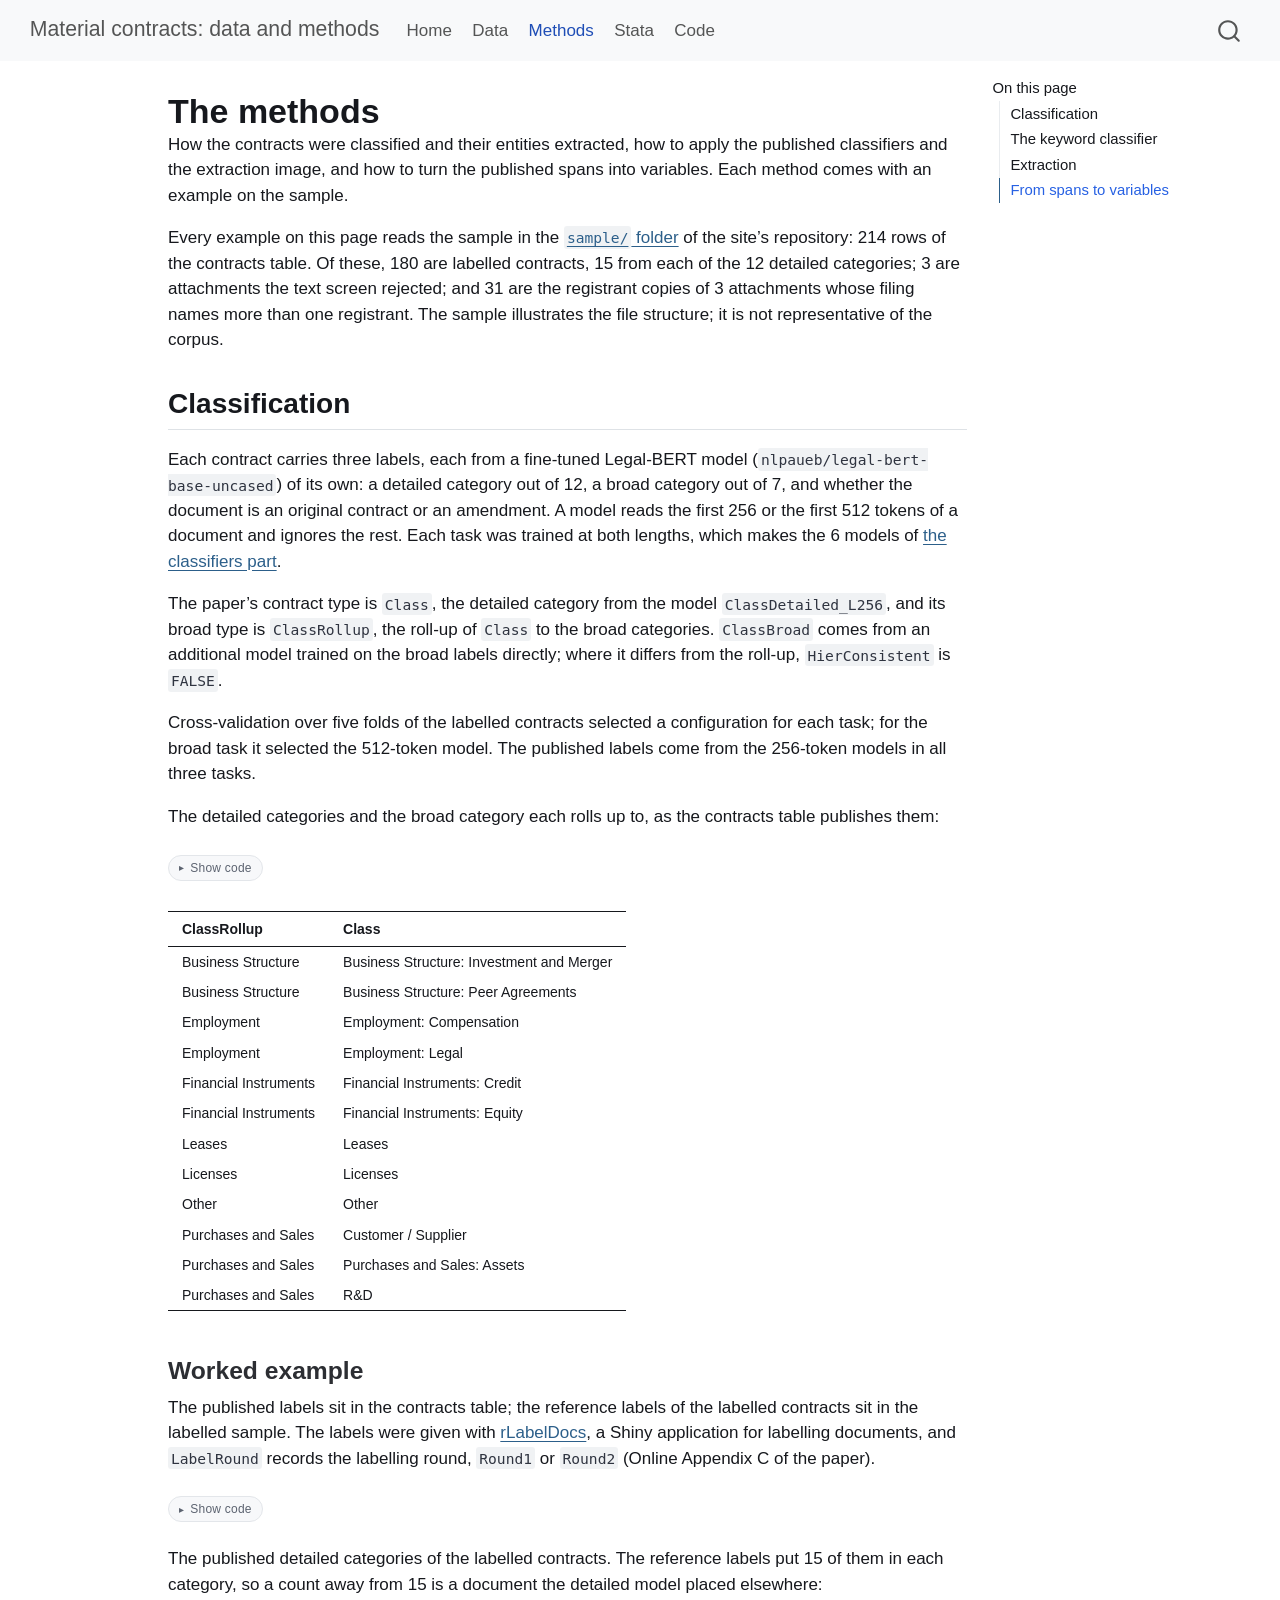
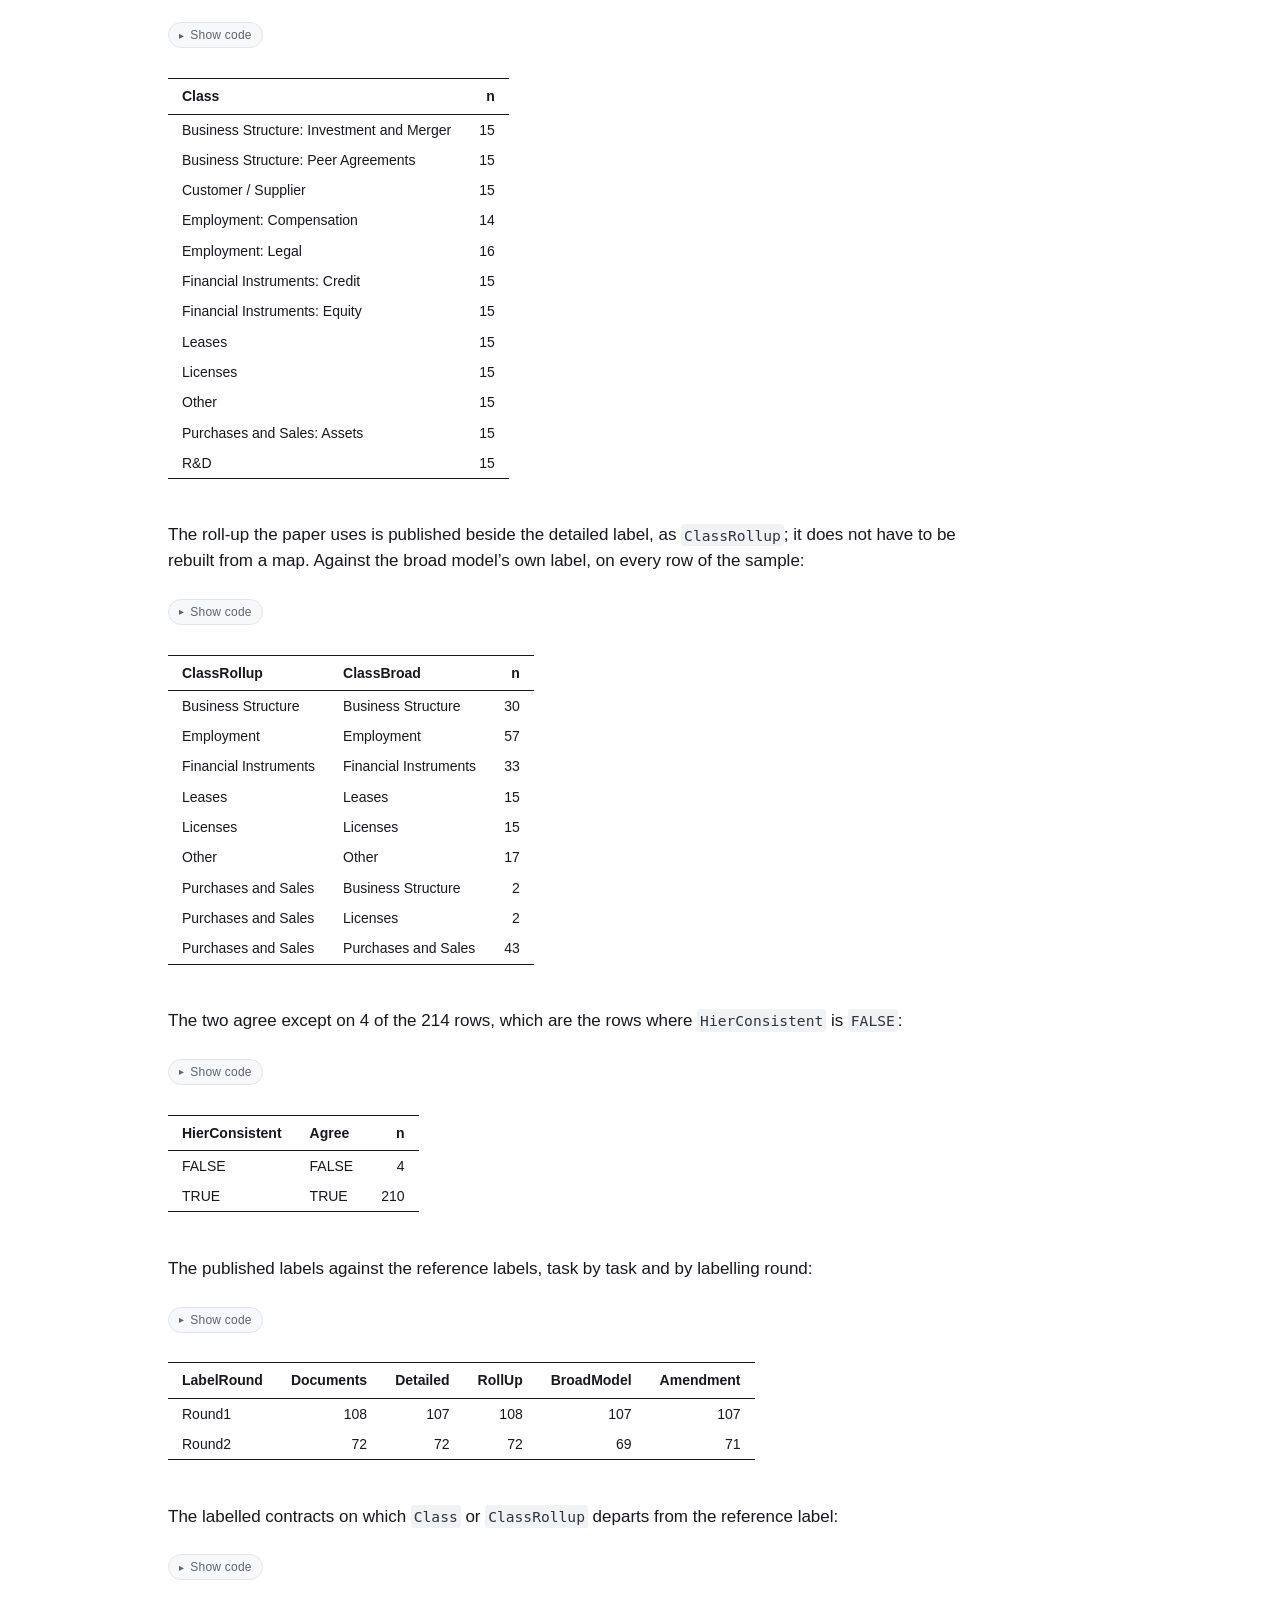
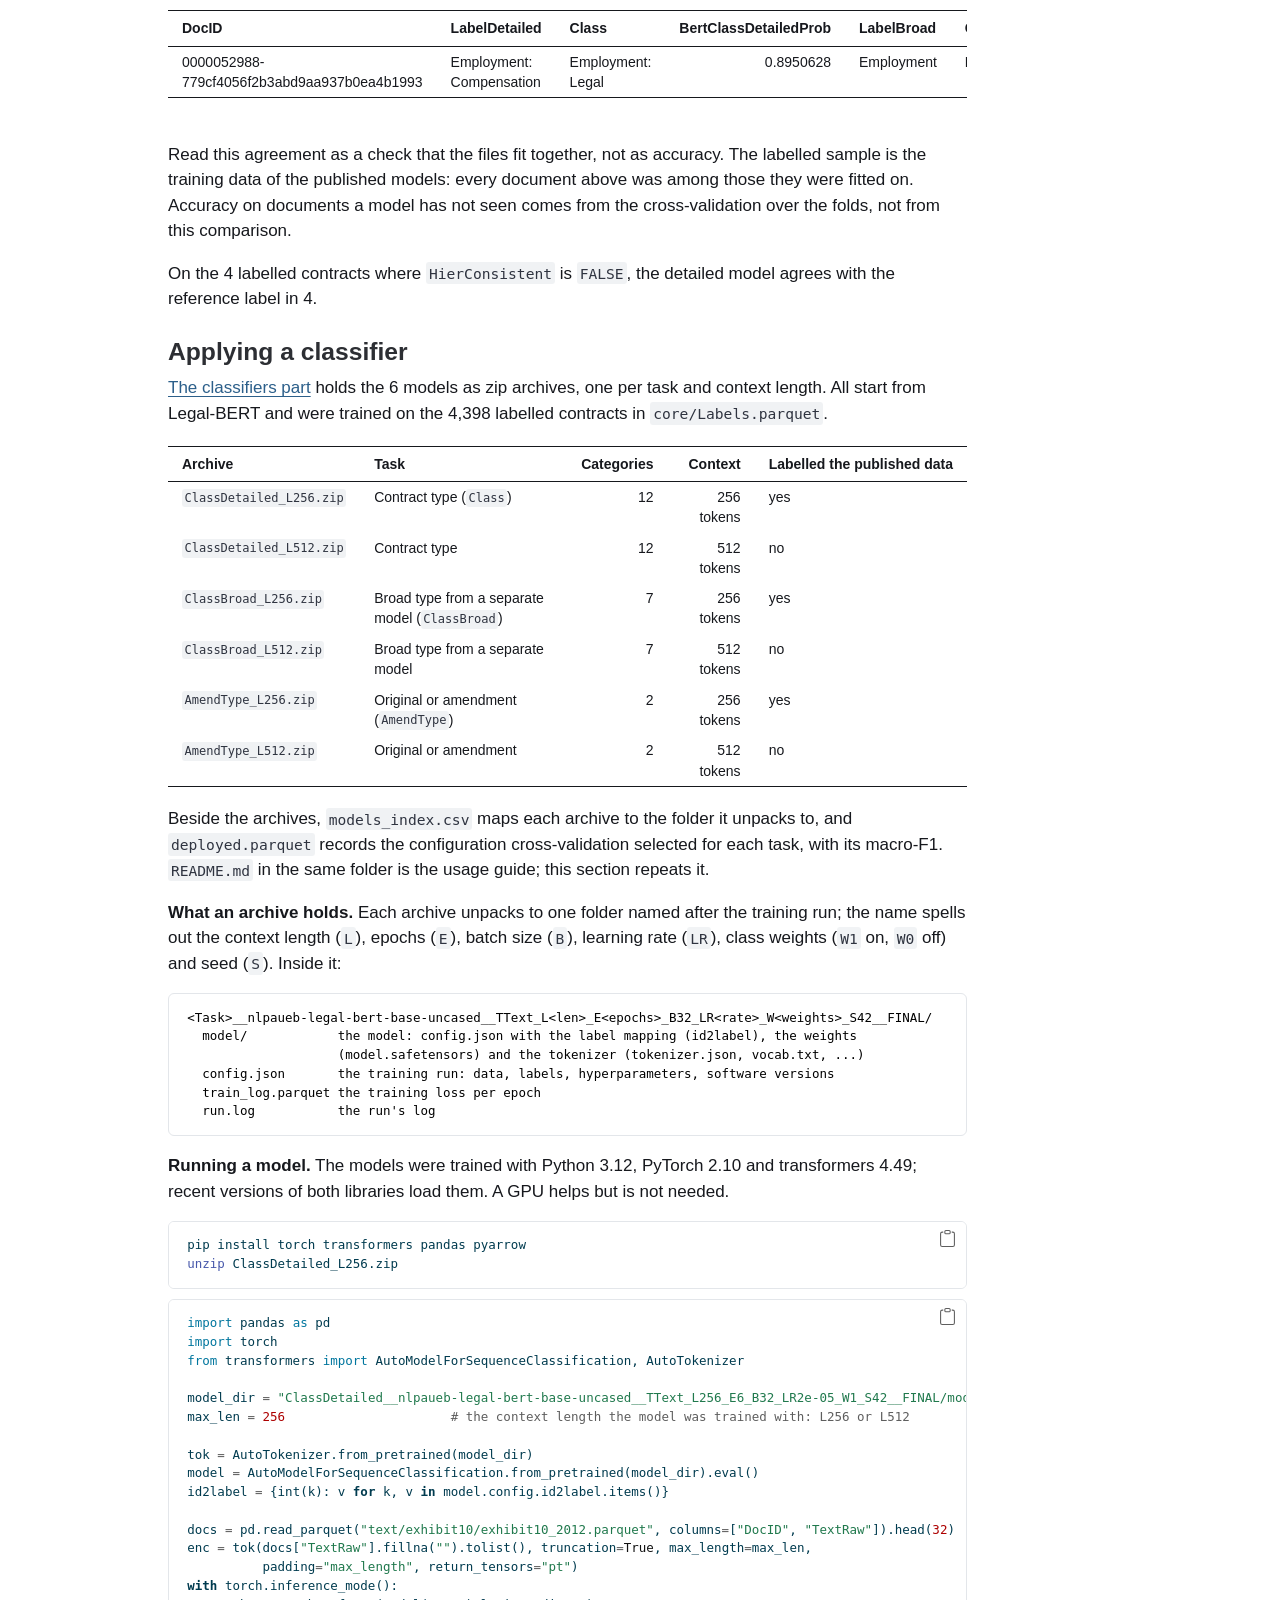
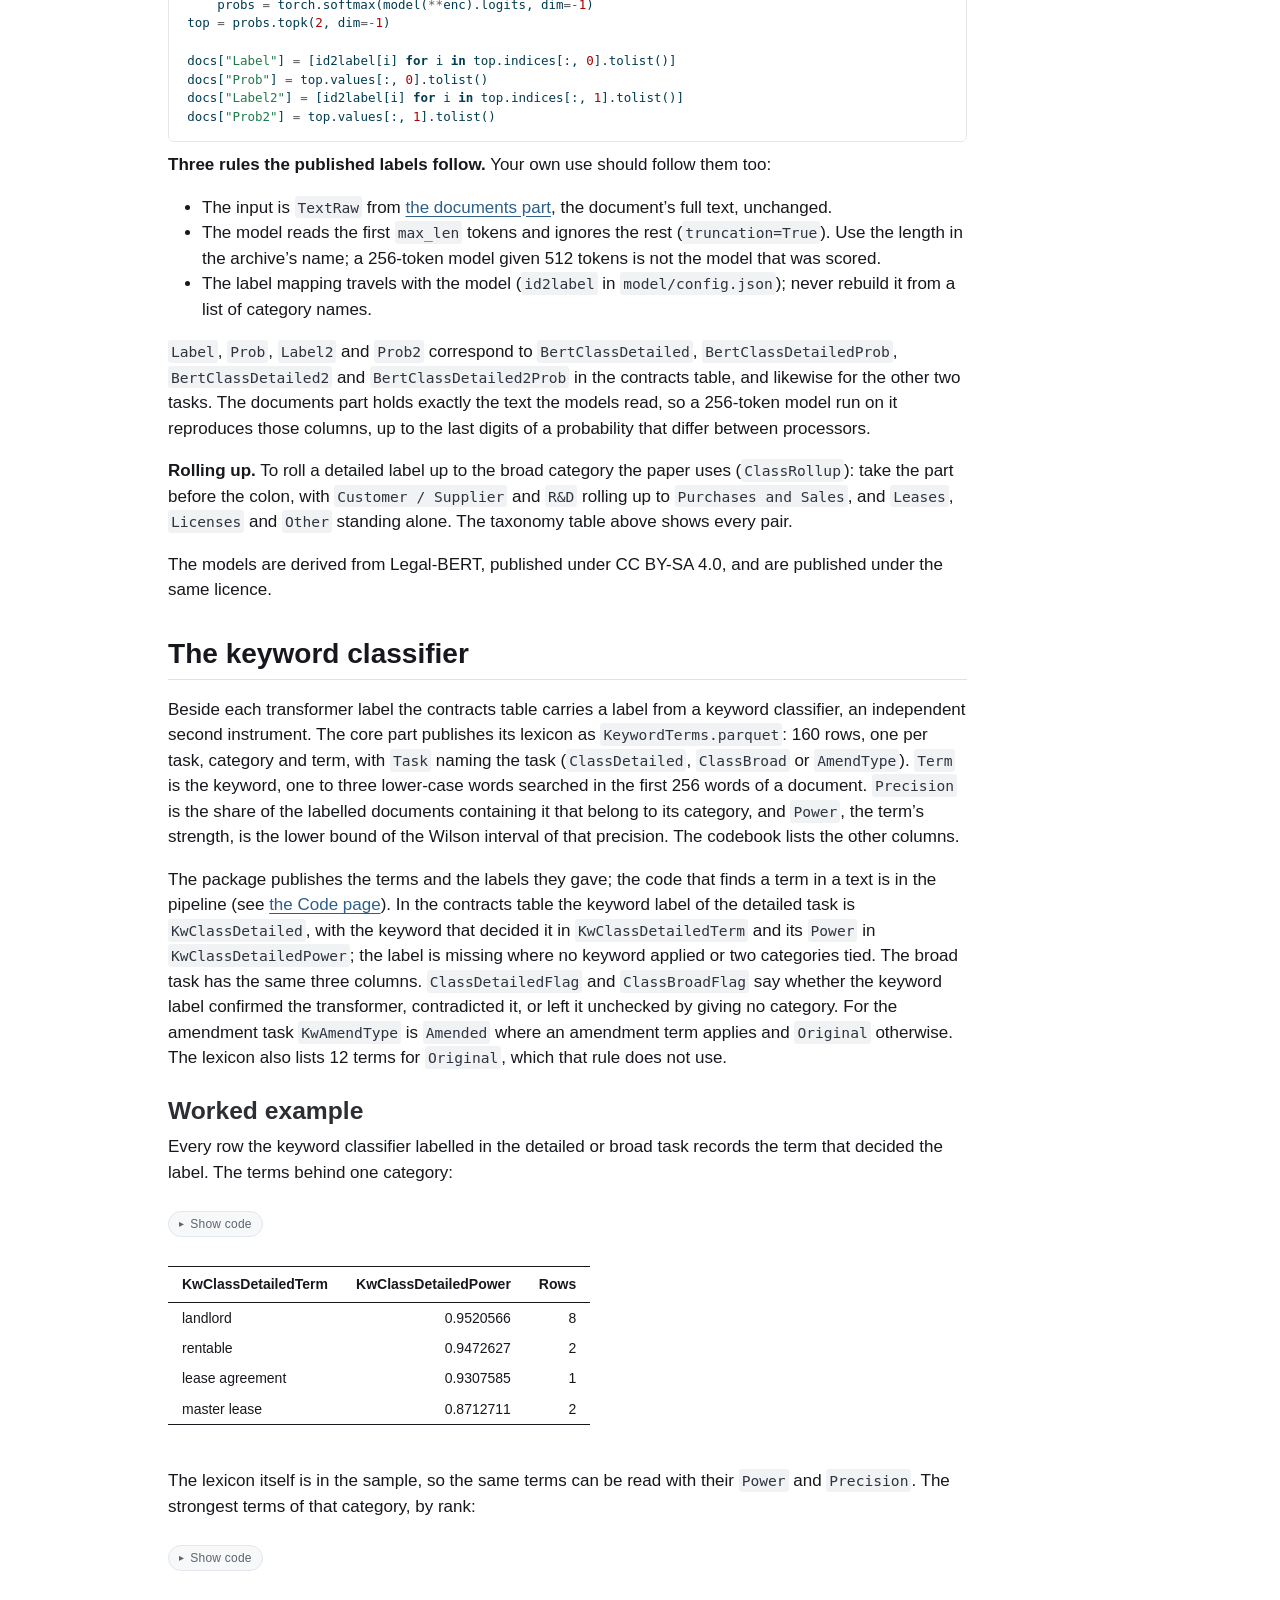
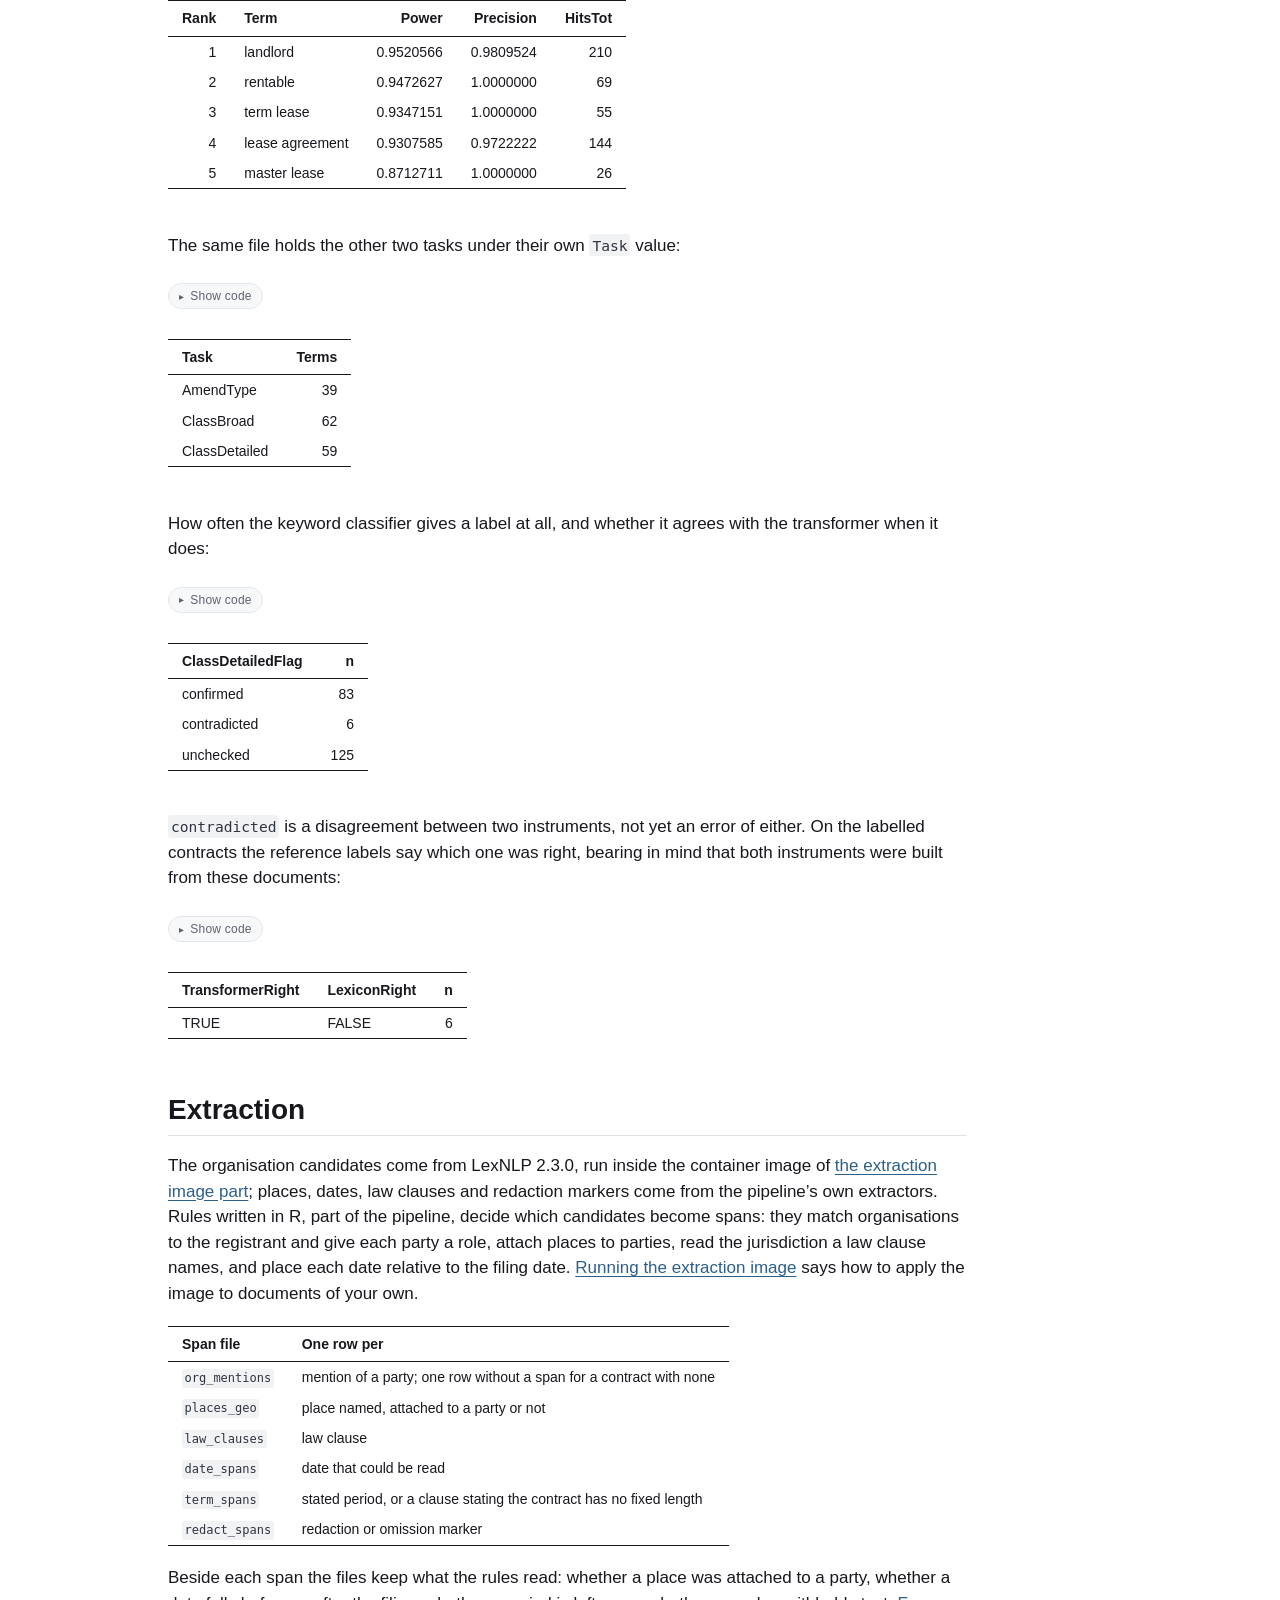
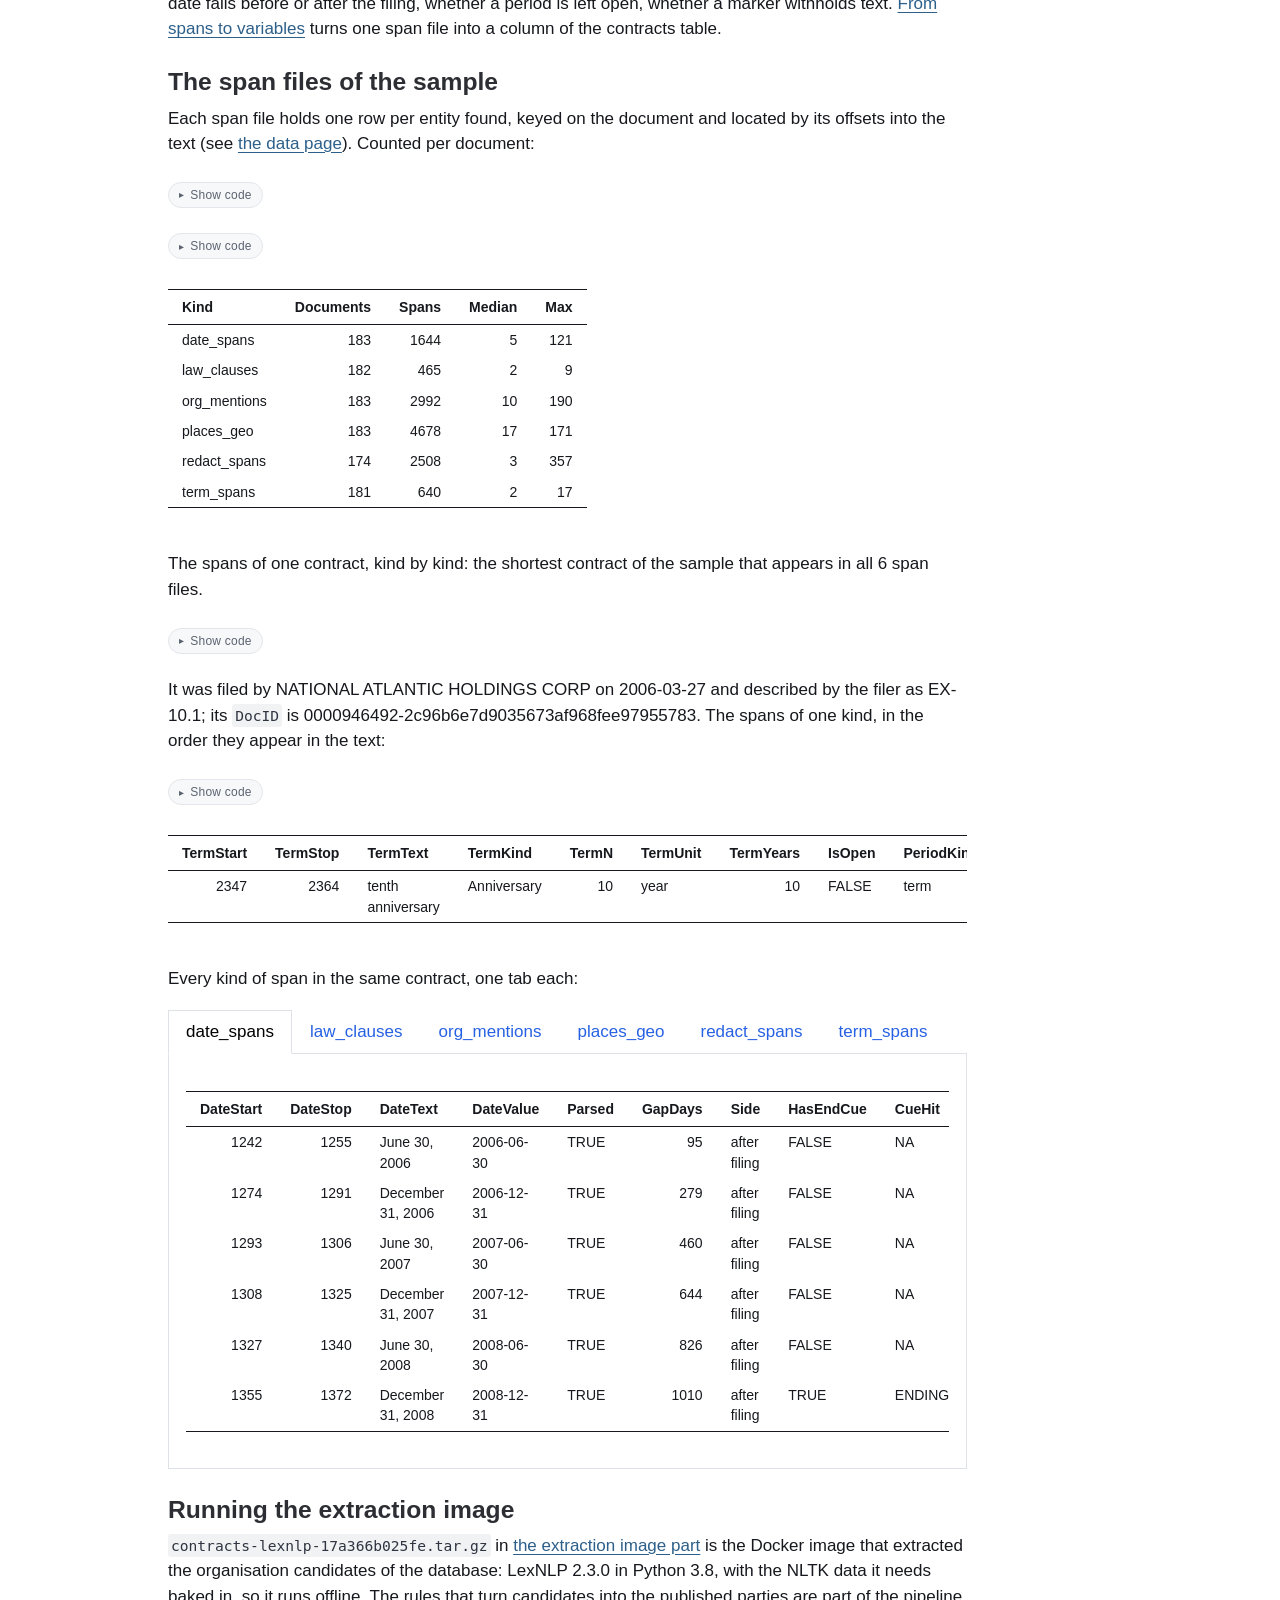
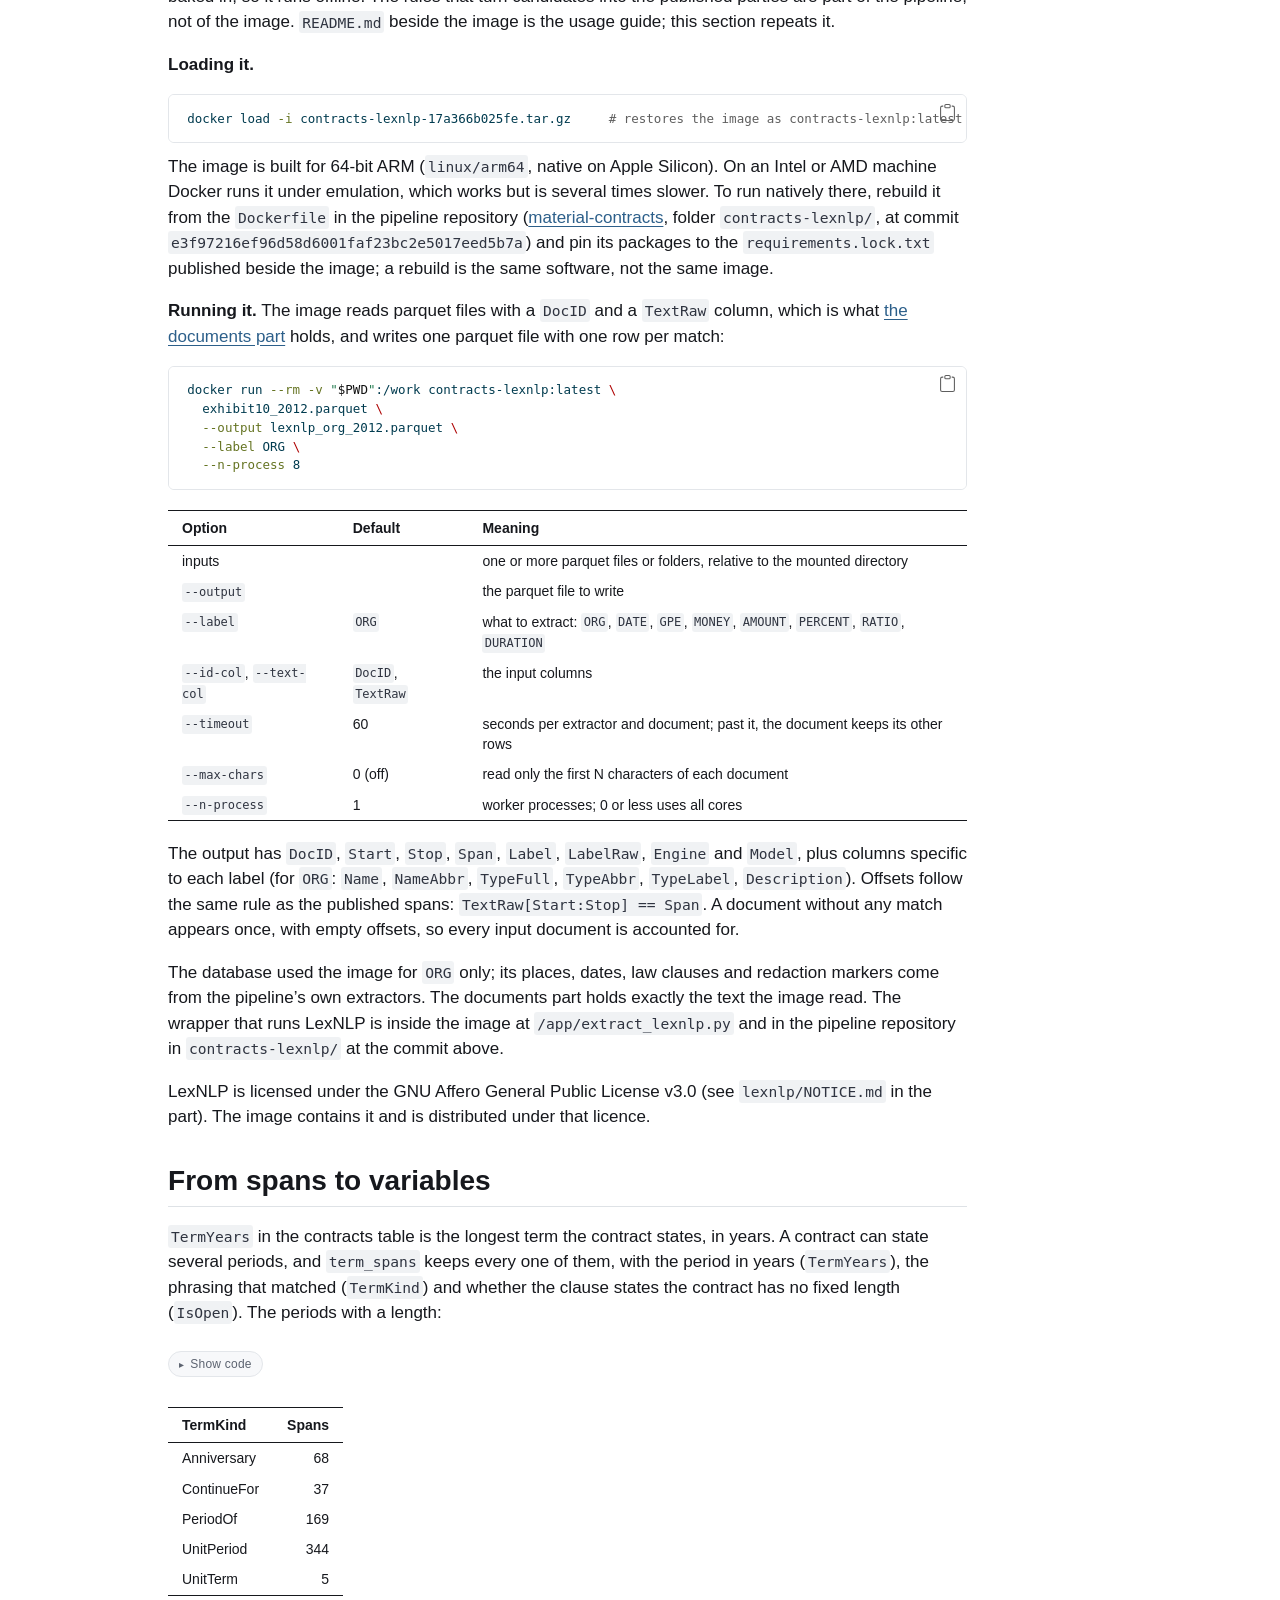
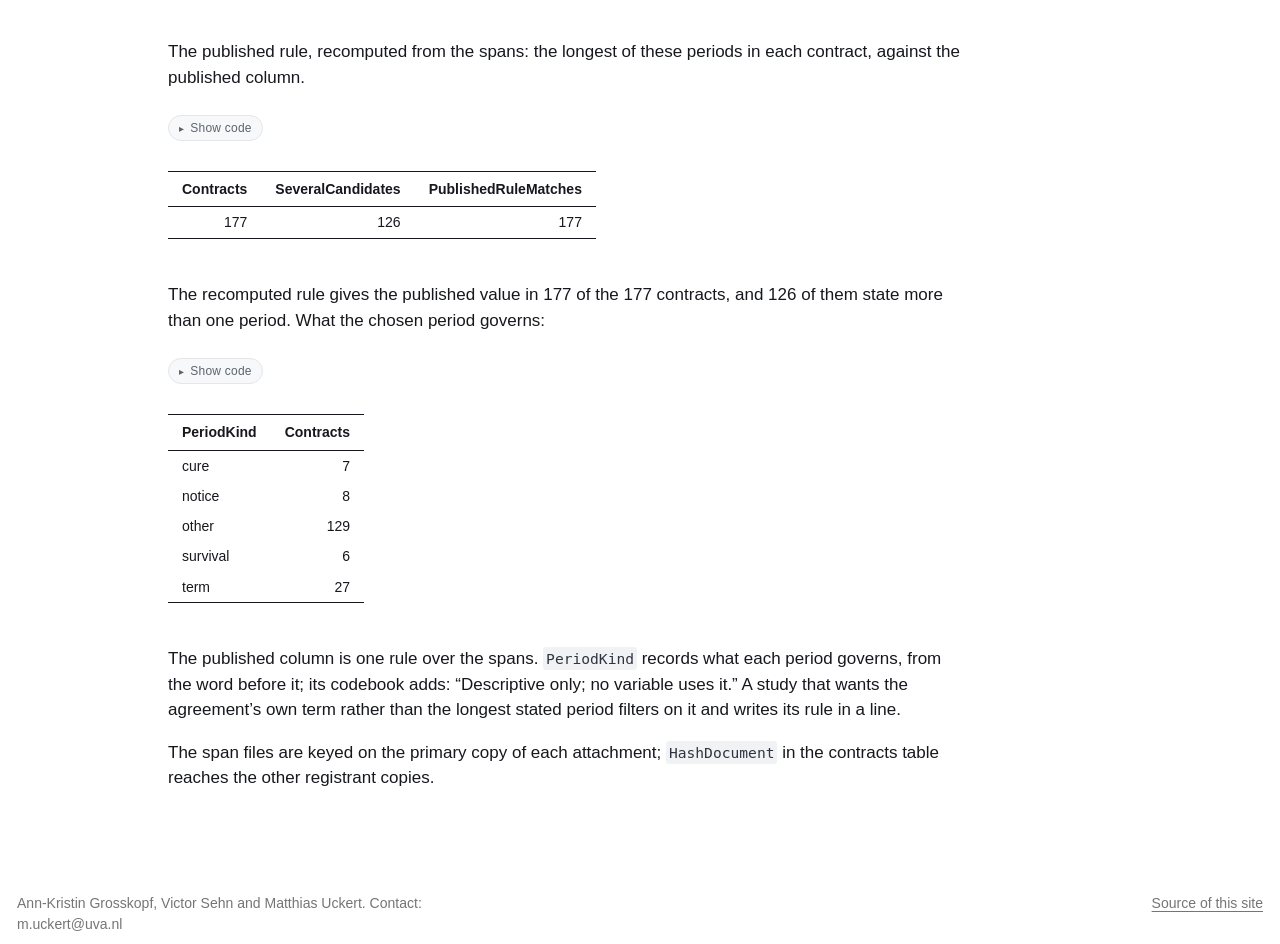
<file: docs/methods.html>
<!DOCTYPE html>
<html xmlns="http://www.w3.org/1999/xhtml" lang="en-GB" xml:lang="en-GB"><head>

<meta charset="utf-8">
<meta name="generator" content="quarto-1.9.38">

<meta name="viewport" content="width=device-width, initial-scale=1.0, user-scalable=yes">

<meta name="description" content="How the contracts were classified and their entities extracted, how to apply the published classifiers and the extraction image, and how to turn the published spans into variables. Each method comes with an example on the sample.">

<title>The methods – Material contracts: data and methods</title>
<style>
/* Default styles provided by pandoc.
** See https://pandoc.org/MANUAL.html#variables-for-html for config info.
*/
code{white-space: pre-wrap;}
span.smallcaps{font-variant: small-caps;}
div.columns{display: flex; gap: min(4vw, 1.5em);}
div.column{flex: auto; overflow-x: auto;}
div.hanging-indent{margin-left: 1.5em; text-indent: -1.5em;}
ul.task-list{list-style: none;}
ul.task-list li input[type="checkbox"] {
  width: 0.8em;
  margin: 0 0.8em 0.2em -1em; /* quarto-specific, see https://github.com/quarto-dev/quarto-cli/issues/4556 */ 
  vertical-align: middle;
}
/* CSS for syntax highlighting */
html { -webkit-text-size-adjust: 100%; }
pre > code.sourceCode { white-space: pre; position: relative; }
pre > code.sourceCode > span { display: inline-block; line-height: 1.25; }
pre > code.sourceCode > span:empty { height: 1.2em; }
.sourceCode { overflow: visible; }
code.sourceCode > span { color: inherit; text-decoration: inherit; }
div.sourceCode { margin: 1em 0; }
pre.sourceCode { margin: 0; }
@media screen {
div.sourceCode { overflow: auto; }
}
@media print {
pre > code.sourceCode { white-space: pre-wrap; }
pre > code.sourceCode > span { text-indent: -5em; padding-left: 5em; }
}
pre.numberSource code
  { counter-reset: source-line 0; }
pre.numberSource code > span
  { position: relative; left: -4em; counter-increment: source-line; }
pre.numberSource code > span > a:first-child::before
  { content: counter(source-line);
    position: relative; left: -1em; text-align: right; vertical-align: baseline;
    border: none; display: inline-block;
    -webkit-touch-callout: none; -webkit-user-select: none;
    -khtml-user-select: none; -moz-user-select: none;
    -ms-user-select: none; user-select: none;
    padding: 0 4px; width: 4em;
  }
pre.numberSource { margin-left: 3em;  padding-left: 4px; }
div.sourceCode
  {   }
@media screen {
pre > code.sourceCode > span > a:first-child::before { text-decoration: underline; }
}
</style>


<script src="site_libs/quarto-nav/quarto-nav.js"></script>
<script src="site_libs/quarto-nav/headroom.min.js"></script>
<script src="site_libs/clipboard/clipboard.min.js"></script>
<script src="site_libs/quarto-search/autocomplete.umd.js"></script>
<script src="site_libs/quarto-search/fuse.min.js"></script>
<script src="site_libs/quarto-search/quarto-search.js"></script>
<meta name="quarto:offset" content="./">
<script src="site_libs/quarto-html/quarto.js" type="module"></script>
<script src="site_libs/quarto-html/tabsets/tabsets.js" type="module"></script>
<script src="site_libs/quarto-html/popper.min.js"></script>
<script src="site_libs/quarto-html/tippy.umd.min.js"></script>
<script src="site_libs/quarto-html/anchor.min.js"></script>
<link href="site_libs/quarto-html/tippy.css" rel="stylesheet">
<link href="site_libs/quarto-html/quarto-syntax-highlighting-15634bcf2e68342d4ad2dfa704d543f6.css" rel="stylesheet" id="quarto-text-highlighting-styles">
<script src="site_libs/bootstrap/bootstrap.min.js"></script>
<link href="site_libs/bootstrap/bootstrap-icons.css" rel="stylesheet">
<link href="site_libs/bootstrap/bootstrap-6388ad00bb6ecaefa25b9a98db1edf18.min.css" rel="stylesheet" append-hash="true" id="quarto-bootstrap" data-mode="light">
<script id="quarto-search-options" type="application/json">{
  "location": "navbar",
  "copy-button": false,
  "collapse-after": 3,
  "panel-placement": "end",
  "type": "overlay",
  "limit": 50,
  "keyboard-shortcut": [
    "f",
    "/",
    "s"
  ],
  "show-item-context": false,
  "language": {
    "search-no-results-text": "No results",
    "search-matching-documents-text": "matching documents",
    "search-copy-link-title": "Copy link to search",
    "search-hide-matches-text": "Hide additional matches",
    "search-more-match-text": "more match in this document",
    "search-more-matches-text": "more matches in this document",
    "search-clear-button-title": "Clear",
    "search-text-placeholder": "",
    "search-detached-cancel-button-title": "Cancel",
    "search-submit-button-title": "Submit",
    "search-label": "Search"
  }
}</script>


<link rel="stylesheet" href="styles.css">
</head>

<body class="nav-fixed quarto-light">

<div id="quarto-search-results"></div>
  <header id="quarto-header" class="headroom fixed-top">
    <nav class="navbar navbar-expand-lg " data-bs-theme="dark">
      <div class="navbar-container container-fluid">
      <div class="navbar-brand-container mx-auto">
    <a class="navbar-brand" href="./index.html">
    <span class="navbar-title">Material contracts: data and methods</span>
    </a>
  </div>
            <div id="quarto-search" class="" title="Search"></div>
          <button class="navbar-toggler" type="button" data-bs-toggle="collapse" data-bs-target="#navbarCollapse" aria-controls="navbarCollapse" role="menu" aria-expanded="false" aria-label="Toggle navigation" onclick="if (window.quartoToggleHeadroom) { window.quartoToggleHeadroom(); }">
  <span class="navbar-toggler-icon"></span>
</button>
          <div class="collapse navbar-collapse" id="navbarCollapse">
            <ul class="navbar-nav navbar-nav-scroll me-auto">
  <li class="nav-item">
    <a class="nav-link" href="./index.html"> 
<span class="menu-text">Home</span></a>
  </li>  
  <li class="nav-item">
    <a class="nav-link" href="./data.html"> 
<span class="menu-text">Data</span></a>
  </li>  
  <li class="nav-item">
    <a class="nav-link active" href="./methods.html" aria-current="page"> 
<span class="menu-text">Methods</span></a>
  </li>  
  <li class="nav-item">
    <a class="nav-link" href="./stata.html"> 
<span class="menu-text">Stata</span></a>
  </li>  
  <li class="nav-item">
    <a class="nav-link" href="./reproduce.html"> 
<span class="menu-text">Code</span></a>
  </li>  
</ul>
          </div> <!-- /navcollapse -->
            <div class="quarto-navbar-tools">
</div>
      </div> <!-- /container-fluid -->
    </nav>
</header>
<!-- content -->
<div id="quarto-content" class="quarto-container page-columns page-rows-contents page-layout-article page-navbar">
<!-- sidebar -->
<!-- margin-sidebar -->
    <div id="quarto-margin-sidebar" class="sidebar margin-sidebar">
        <nav id="TOC" role="doc-toc" class="toc-active">
    <h2 id="toc-title">On this page</h2>
   
  <ul>
  <li><a href="#classification" id="toc-classification" class="nav-link active" data-scroll-target="#classification">Classification</a>
  <ul class="collapse">
  <li><a href="#classification-example" id="toc-classification-example" class="nav-link" data-scroll-target="#classification-example">Worked example</a></li>
  <li><a href="#applying-a-classifier" id="toc-applying-a-classifier" class="nav-link" data-scroll-target="#applying-a-classifier">Applying a classifier</a></li>
  </ul></li>
  <li><a href="#keywords" id="toc-keywords" class="nav-link" data-scroll-target="#keywords">The keyword classifier</a>
  <ul class="collapse">
  <li><a href="#keyword-example" id="toc-keyword-example" class="nav-link" data-scroll-target="#keyword-example">Worked example</a></li>
  </ul></li>
  <li><a href="#extraction" id="toc-extraction" class="nav-link" data-scroll-target="#extraction">Extraction</a>
  <ul class="collapse">
  <li><a href="#the-span-files-of-the-sample" id="toc-the-span-files-of-the-sample" class="nav-link" data-scroll-target="#the-span-files-of-the-sample">The span files of the sample</a></li>
  <li><a href="#running-the-extraction-image" id="toc-running-the-extraction-image" class="nav-link" data-scroll-target="#running-the-extraction-image">Running the extraction image</a></li>
  </ul></li>
  <li><a href="#spans-to-variables" id="toc-spans-to-variables" class="nav-link" data-scroll-target="#spans-to-variables">From spans to variables</a></li>
  </ul>
</nav>
    </div>
<!-- main -->
<main class="content" id="quarto-document-content">

<header id="title-block-header" class="quarto-title-block default">
<div class="quarto-title">
<h1 class="title">The methods</h1>
</div>

<div>
  <div class="description">
    How the contracts were classified and their entities extracted, how to apply the published classifiers and the extraction image, and how to turn the published spans into variables. Each method comes with an example on the sample.
  </div>
</div>


<div class="quarto-title-meta">

    
  
    
  </div>
  


</header>


<p>Every example on this page reads the sample in the <a href="https://github.com/MatthiasUckert/matcon-data-and-methods/tree/main/sample"><code>sample/</code> folder</a> of the site’s repository: 214 rows of the contracts table. Of these, 180 are labelled contracts, 15 from each of the 12 detailed categories; 3 are attachments the text screen rejected; and 31 are the registrant copies of 3 attachments whose filing names more than one registrant. The sample illustrates the file structure; it is not representative of the corpus.</p>
<section id="classification" class="level2">
<h2 class="anchored" data-anchor-id="classification">Classification</h2>
<p>Each contract carries three labels, each from a fine-tuned Legal-BERT model (<code>nlpaueb/legal-bert-base-uncased</code>) of its own: a detailed category out of 12, a broad category out of 7, and whether the document is an original contract or an amendment. A model reads the first 256 or the first 512 tokens of a document and ignores the rest. Each task was trained at both lengths, which makes the 6 models of <a href="./data.html#part-models">the classifiers part</a>.</p>
<p>The paper’s contract type is <code>Class</code>, the detailed category from the model <code>ClassDetailed_L256</code>, and its broad type is <code>ClassRollup</code>, the roll-up of <code>Class</code> to the broad categories. <code>ClassBroad</code> comes from an additional model trained on the broad labels directly; where it differs from the roll-up, <code>HierConsistent</code> is <code>FALSE</code>.</p>
<p>Cross-validation over five folds of the labelled contracts selected a configuration for each task; for the broad task it selected the 512-token model. The published labels come from the 256-token models in all three tasks.</p>
<p>The detailed categories and the broad category each rolls up to, as the contracts table publishes them:</p>
<div class="cell">
<details class="code-fold">
<summary>Show code</summary>
<div class="code-copy-outer-scaffold"><div class="sourceCode cell-code" id="cb1"><pre class="sourceCode r code-with-copy"><code class="sourceCode r"><span id="cb1-1"><a href="#cb1-1" aria-hidden="true" tabindex="-1"></a>contracts <span class="ot">&lt;-</span> arrow<span class="sc">::</span><span class="fu">read_parquet</span>(<span class="st">"sample/core/Contracts.parquet"</span>)</span>
<span id="cb1-2"><a href="#cb1-2" aria-hidden="true" tabindex="-1"></a></span>
<span id="cb1-3"><a href="#cb1-3" aria-hidden="true" tabindex="-1"></a>contracts <span class="sc">|&gt;</span></span>
<span id="cb1-4"><a href="#cb1-4" aria-hidden="true" tabindex="-1"></a>  dplyr<span class="sc">::</span><span class="fu">distinct</span>(</span>
<span id="cb1-5"><a href="#cb1-5" aria-hidden="true" tabindex="-1"></a>    ClassRollup,  <span class="co"># the broad parent the paper uses</span></span>
<span id="cb1-6"><a href="#cb1-6" aria-hidden="true" tabindex="-1"></a>    Class         <span class="co"># the detailed category under it</span></span>
<span id="cb1-7"><a href="#cb1-7" aria-hidden="true" tabindex="-1"></a>  ) <span class="sc">|&gt;</span></span>
<span id="cb1-8"><a href="#cb1-8" aria-hidden="true" tabindex="-1"></a>  dplyr<span class="sc">::</span><span class="fu">arrange</span>(</span>
<span id="cb1-9"><a href="#cb1-9" aria-hidden="true" tabindex="-1"></a>    ClassRollup,  <span class="co"># parents in alphabetical order</span></span>
<span id="cb1-10"><a href="#cb1-10" aria-hidden="true" tabindex="-1"></a>    Class         <span class="co"># and their children below them</span></span>
<span id="cb1-11"><a href="#cb1-11" aria-hidden="true" tabindex="-1"></a>  )</span></code></pre></div><button title="Copy to Clipboard" class="code-copy-button"><i class="bi"></i></button></div>
</details>
<div class="cell-output-display">
<div class="kable-table">
<table class="caption-top table table-sm table-striped small">
<thead>
<tr class="header">
<th style="text-align: left;">ClassRollup</th>
<th style="text-align: left;">Class</th>
</tr>
</thead>
<tbody>
<tr class="odd">
<td style="text-align: left;">Business Structure</td>
<td style="text-align: left;">Business Structure: Investment and Merger</td>
</tr>
<tr class="even">
<td style="text-align: left;">Business Structure</td>
<td style="text-align: left;">Business Structure: Peer Agreements</td>
</tr>
<tr class="odd">
<td style="text-align: left;">Employment</td>
<td style="text-align: left;">Employment: Compensation</td>
</tr>
<tr class="even">
<td style="text-align: left;">Employment</td>
<td style="text-align: left;">Employment: Legal</td>
</tr>
<tr class="odd">
<td style="text-align: left;">Financial Instruments</td>
<td style="text-align: left;">Financial Instruments: Credit</td>
</tr>
<tr class="even">
<td style="text-align: left;">Financial Instruments</td>
<td style="text-align: left;">Financial Instruments: Equity</td>
</tr>
<tr class="odd">
<td style="text-align: left;">Leases</td>
<td style="text-align: left;">Leases</td>
</tr>
<tr class="even">
<td style="text-align: left;">Licenses</td>
<td style="text-align: left;">Licenses</td>
</tr>
<tr class="odd">
<td style="text-align: left;">Other</td>
<td style="text-align: left;">Other</td>
</tr>
<tr class="even">
<td style="text-align: left;">Purchases and Sales</td>
<td style="text-align: left;">Customer / Supplier</td>
</tr>
<tr class="odd">
<td style="text-align: left;">Purchases and Sales</td>
<td style="text-align: left;">Purchases and Sales: Assets</td>
</tr>
<tr class="even">
<td style="text-align: left;">Purchases and Sales</td>
<td style="text-align: left;">R&amp;D</td>
</tr>
</tbody>
</table>
</div>
</div>
</div>
<section id="classification-example" class="level3">
<h3 class="anchored" data-anchor-id="classification-example">Worked example</h3>
<p>The published labels sit in the contracts table; the reference labels of the labelled contracts sit in the labelled sample. The labels were given with <a href="https://github.com/MatthiasUckert/rLabelDocs">rLabelDocs</a>, a Shiny application for labelling documents, and <code>LabelRound</code> records the labelling round, <code>Round1</code> or <code>Round2</code> (Online Appendix C of the paper).</p>
<div class="cell">
<details class="code-fold">
<summary>Show code</summary>
<div class="code-copy-outer-scaffold"><div class="sourceCode cell-code" id="cb2"><pre class="sourceCode r code-with-copy"><code class="sourceCode r"><span id="cb2-1"><a href="#cb2-1" aria-hidden="true" tabindex="-1"></a>labels <span class="ot">&lt;-</span> arrow<span class="sc">::</span><span class="fu">read_parquet</span>(<span class="st">"sample/core/Labels.parquet"</span>)</span>
<span id="cb2-2"><a href="#cb2-2" aria-hidden="true" tabindex="-1"></a>labelled <span class="ot">&lt;-</span> contracts <span class="sc">|&gt;</span></span>
<span id="cb2-3"><a href="#cb2-3" aria-hidden="true" tabindex="-1"></a>  dplyr<span class="sc">::</span><span class="fu">filter</span>(DocID <span class="sc">%in%</span> labels<span class="sc">$</span>DocID)</span></code></pre></div><button title="Copy to Clipboard" class="code-copy-button"><i class="bi"></i></button></div>
</details>
</div>
<p>The published detailed categories of the labelled contracts. The reference labels put 15 of them in each category, so a count away from 15 is a document the detailed model placed elsewhere:</p>
<div class="cell">
<details class="code-fold">
<summary>Show code</summary>
<div class="code-copy-outer-scaffold"><div class="sourceCode cell-code" id="cb3"><pre class="sourceCode r code-with-copy"><code class="sourceCode r"><span id="cb3-1"><a href="#cb3-1" aria-hidden="true" tabindex="-1"></a>labelled <span class="sc">|&gt;</span></span>
<span id="cb3-2"><a href="#cb3-2" aria-hidden="true" tabindex="-1"></a>  dplyr<span class="sc">::</span><span class="fu">count</span>(Class)</span></code></pre></div><button title="Copy to Clipboard" class="code-copy-button"><i class="bi"></i></button></div>
</details>
<div class="cell-output-display">
<div class="kable-table">
<table class="caption-top table table-sm table-striped small">
<thead>
<tr class="header">
<th style="text-align: left;">Class</th>
<th style="text-align: right;">n</th>
</tr>
</thead>
<tbody>
<tr class="odd">
<td style="text-align: left;">Business Structure: Investment and Merger</td>
<td style="text-align: right;">15</td>
</tr>
<tr class="even">
<td style="text-align: left;">Business Structure: Peer Agreements</td>
<td style="text-align: right;">15</td>
</tr>
<tr class="odd">
<td style="text-align: left;">Customer / Supplier</td>
<td style="text-align: right;">15</td>
</tr>
<tr class="even">
<td style="text-align: left;">Employment: Compensation</td>
<td style="text-align: right;">14</td>
</tr>
<tr class="odd">
<td style="text-align: left;">Employment: Legal</td>
<td style="text-align: right;">16</td>
</tr>
<tr class="even">
<td style="text-align: left;">Financial Instruments: Credit</td>
<td style="text-align: right;">15</td>
</tr>
<tr class="odd">
<td style="text-align: left;">Financial Instruments: Equity</td>
<td style="text-align: right;">15</td>
</tr>
<tr class="even">
<td style="text-align: left;">Leases</td>
<td style="text-align: right;">15</td>
</tr>
<tr class="odd">
<td style="text-align: left;">Licenses</td>
<td style="text-align: right;">15</td>
</tr>
<tr class="even">
<td style="text-align: left;">Other</td>
<td style="text-align: right;">15</td>
</tr>
<tr class="odd">
<td style="text-align: left;">Purchases and Sales: Assets</td>
<td style="text-align: right;">15</td>
</tr>
<tr class="even">
<td style="text-align: left;">R&amp;D</td>
<td style="text-align: right;">15</td>
</tr>
</tbody>
</table>
</div>
</div>
</div>
<p>The roll-up the paper uses is published beside the detailed label, as <code>ClassRollup</code>; it does not have to be rebuilt from a map. Against the broad model’s own label, on every row of the sample:</p>
<div class="cell">
<details class="code-fold">
<summary>Show code</summary>
<div class="code-copy-outer-scaffold"><div class="sourceCode cell-code" id="cb4"><pre class="sourceCode r code-with-copy"><code class="sourceCode r"><span id="cb4-1"><a href="#cb4-1" aria-hidden="true" tabindex="-1"></a>contracts <span class="sc">|&gt;</span></span>
<span id="cb4-2"><a href="#cb4-2" aria-hidden="true" tabindex="-1"></a>  dplyr<span class="sc">::</span><span class="fu">count</span>(</span>
<span id="cb4-3"><a href="#cb4-3" aria-hidden="true" tabindex="-1"></a>    ClassRollup,  <span class="co"># the broad category as the paper uses it, rolled up from Class</span></span>
<span id="cb4-4"><a href="#cb4-4" aria-hidden="true" tabindex="-1"></a>    ClassBroad    <span class="co"># the label of the model trained on the broad labels</span></span>
<span id="cb4-5"><a href="#cb4-5" aria-hidden="true" tabindex="-1"></a>  )</span></code></pre></div><button title="Copy to Clipboard" class="code-copy-button"><i class="bi"></i></button></div>
</details>
<div class="cell-output-display">
<div class="kable-table">
<table class="caption-top table table-sm table-striped small">
<thead>
<tr class="header">
<th style="text-align: left;">ClassRollup</th>
<th style="text-align: left;">ClassBroad</th>
<th style="text-align: right;">n</th>
</tr>
</thead>
<tbody>
<tr class="odd">
<td style="text-align: left;">Business Structure</td>
<td style="text-align: left;">Business Structure</td>
<td style="text-align: right;">30</td>
</tr>
<tr class="even">
<td style="text-align: left;">Employment</td>
<td style="text-align: left;">Employment</td>
<td style="text-align: right;">57</td>
</tr>
<tr class="odd">
<td style="text-align: left;">Financial Instruments</td>
<td style="text-align: left;">Financial Instruments</td>
<td style="text-align: right;">33</td>
</tr>
<tr class="even">
<td style="text-align: left;">Leases</td>
<td style="text-align: left;">Leases</td>
<td style="text-align: right;">15</td>
</tr>
<tr class="odd">
<td style="text-align: left;">Licenses</td>
<td style="text-align: left;">Licenses</td>
<td style="text-align: right;">15</td>
</tr>
<tr class="even">
<td style="text-align: left;">Other</td>
<td style="text-align: left;">Other</td>
<td style="text-align: right;">17</td>
</tr>
<tr class="odd">
<td style="text-align: left;">Purchases and Sales</td>
<td style="text-align: left;">Business Structure</td>
<td style="text-align: right;">2</td>
</tr>
<tr class="even">
<td style="text-align: left;">Purchases and Sales</td>
<td style="text-align: left;">Licenses</td>
<td style="text-align: right;">2</td>
</tr>
<tr class="odd">
<td style="text-align: left;">Purchases and Sales</td>
<td style="text-align: left;">Purchases and Sales</td>
<td style="text-align: right;">43</td>
</tr>
</tbody>
</table>
</div>
</div>
</div>
<p>The two agree except on 4 of the 214 rows, which are the rows where <code>HierConsistent</code> is <code>FALSE</code>:</p>
<div class="cell">
<details class="code-fold">
<summary>Show code</summary>
<div class="code-copy-outer-scaffold"><div class="sourceCode cell-code" id="cb5"><pre class="sourceCode r code-with-copy"><code class="sourceCode r"><span id="cb5-1"><a href="#cb5-1" aria-hidden="true" tabindex="-1"></a>contracts <span class="sc">|&gt;</span></span>
<span id="cb5-2"><a href="#cb5-2" aria-hidden="true" tabindex="-1"></a>  dplyr<span class="sc">::</span><span class="fu">count</span>(</span>
<span id="cb5-3"><a href="#cb5-3" aria-hidden="true" tabindex="-1"></a>    HierConsistent,                    <span class="co"># FALSE where the broad model departs from the roll-up</span></span>
<span id="cb5-4"><a href="#cb5-4" aria-hidden="true" tabindex="-1"></a>    <span class="at">Agree =</span> ClassRollup <span class="sc">==</span> ClassBroad  <span class="co"># the comparison the flag stands for</span></span>
<span id="cb5-5"><a href="#cb5-5" aria-hidden="true" tabindex="-1"></a>  )</span></code></pre></div><button title="Copy to Clipboard" class="code-copy-button"><i class="bi"></i></button></div>
</details>
<div class="cell-output-display">
<div class="kable-table">
<table class="caption-top table table-sm table-striped small">
<thead>
<tr class="header">
<th style="text-align: left;">HierConsistent</th>
<th style="text-align: left;">Agree</th>
<th style="text-align: right;">n</th>
</tr>
</thead>
<tbody>
<tr class="odd">
<td style="text-align: left;">FALSE</td>
<td style="text-align: left;">FALSE</td>
<td style="text-align: right;">4</td>
</tr>
<tr class="even">
<td style="text-align: left;">TRUE</td>
<td style="text-align: left;">TRUE</td>
<td style="text-align: right;">210</td>
</tr>
</tbody>
</table>
</div>
</div>
</div>
<p>The published labels against the reference labels, task by task and by labelling round:</p>
<div class="cell">
<details class="code-fold">
<summary>Show code</summary>
<div class="code-copy-outer-scaffold"><div class="sourceCode cell-code" id="cb6"><pre class="sourceCode r code-with-copy"><code class="sourceCode r"><span id="cb6-1"><a href="#cb6-1" aria-hidden="true" tabindex="-1"></a>compared <span class="ot">&lt;-</span> labels <span class="sc">|&gt;</span></span>
<span id="cb6-2"><a href="#cb6-2" aria-hidden="true" tabindex="-1"></a>  dplyr<span class="sc">::</span><span class="fu">select</span>(</span>
<span id="cb6-3"><a href="#cb6-3" aria-hidden="true" tabindex="-1"></a>    DocID,                          <span class="co"># the document</span></span>
<span id="cb6-4"><a href="#cb6-4" aria-hidden="true" tabindex="-1"></a>    <span class="at">LabelDetailed =</span> ClassDetailed,  <span class="co"># the reference detailed category</span></span>
<span id="cb6-5"><a href="#cb6-5" aria-hidden="true" tabindex="-1"></a>    <span class="at">LabelBroad =</span> ClassBroad,        <span class="co"># the reference broad category</span></span>
<span id="cb6-6"><a href="#cb6-6" aria-hidden="true" tabindex="-1"></a>    <span class="at">LabelAmend =</span> AmendType,         <span class="co"># the reference original or amendment</span></span>
<span id="cb6-7"><a href="#cb6-7" aria-hidden="true" tabindex="-1"></a>    LabelRound                      <span class="co"># the labelling round</span></span>
<span id="cb6-8"><a href="#cb6-8" aria-hidden="true" tabindex="-1"></a>  ) <span class="sc">|&gt;</span></span>
<span id="cb6-9"><a href="#cb6-9" aria-hidden="true" tabindex="-1"></a>  dplyr<span class="sc">::</span><span class="fu">inner_join</span>(</span>
<span id="cb6-10"><a href="#cb6-10" aria-hidden="true" tabindex="-1"></a>    contracts,    <span class="co"># the published labels</span></span>
<span id="cb6-11"><a href="#cb6-11" aria-hidden="true" tabindex="-1"></a>    <span class="at">by =</span> <span class="st">"DocID"</span>  <span class="co"># one row per labelled contract in both</span></span>
<span id="cb6-12"><a href="#cb6-12" aria-hidden="true" tabindex="-1"></a>  )</span>
<span id="cb6-13"><a href="#cb6-13" aria-hidden="true" tabindex="-1"></a></span>
<span id="cb6-14"><a href="#cb6-14" aria-hidden="true" tabindex="-1"></a>compared <span class="sc">|&gt;</span></span>
<span id="cb6-15"><a href="#cb6-15" aria-hidden="true" tabindex="-1"></a>  dplyr<span class="sc">::</span><span class="fu">summarise</span>(</span>
<span id="cb6-16"><a href="#cb6-16" aria-hidden="true" tabindex="-1"></a>    <span class="at">Documents =</span> dplyr<span class="sc">::</span><span class="fu">n</span>(),                     <span class="co"># documents compared</span></span>
<span id="cb6-17"><a href="#cb6-17" aria-hidden="true" tabindex="-1"></a>    <span class="at">Detailed =</span> <span class="fu">sum</span>(Class <span class="sc">==</span> LabelDetailed),     <span class="co"># agreement on the detailed categories</span></span>
<span id="cb6-18"><a href="#cb6-18" aria-hidden="true" tabindex="-1"></a>    <span class="at">RollUp =</span> <span class="fu">sum</span>(ClassRollup <span class="sc">==</span> LabelBroad),    <span class="co"># the paper's broad label against the reference</span></span>
<span id="cb6-19"><a href="#cb6-19" aria-hidden="true" tabindex="-1"></a>    <span class="at">BroadModel =</span> <span class="fu">sum</span>(ClassBroad <span class="sc">==</span> LabelBroad), <span class="co"># the separate broad model against the same reference</span></span>
<span id="cb6-20"><a href="#cb6-20" aria-hidden="true" tabindex="-1"></a>    <span class="at">Amendment =</span> <span class="fu">sum</span>(AmendType <span class="sc">==</span> LabelAmend),   <span class="co"># agreement on original against amendment</span></span>
<span id="cb6-21"><a href="#cb6-21" aria-hidden="true" tabindex="-1"></a>    <span class="at">.by =</span> LabelRound                            <span class="co"># Round1 or Round2</span></span>
<span id="cb6-22"><a href="#cb6-22" aria-hidden="true" tabindex="-1"></a>  )</span></code></pre></div><button title="Copy to Clipboard" class="code-copy-button"><i class="bi"></i></button></div>
</details>
<div class="cell-output-display">
<div class="kable-table">
<table class="caption-top table table-sm table-striped small">
<thead>
<tr class="header">
<th style="text-align: left;">LabelRound</th>
<th style="text-align: right;">Documents</th>
<th style="text-align: right;">Detailed</th>
<th style="text-align: right;">RollUp</th>
<th style="text-align: right;">BroadModel</th>
<th style="text-align: right;">Amendment</th>
</tr>
</thead>
<tbody>
<tr class="odd">
<td style="text-align: left;">Round1</td>
<td style="text-align: right;">108</td>
<td style="text-align: right;">107</td>
<td style="text-align: right;">108</td>
<td style="text-align: right;">107</td>
<td style="text-align: right;">107</td>
</tr>
<tr class="even">
<td style="text-align: left;">Round2</td>
<td style="text-align: right;">72</td>
<td style="text-align: right;">72</td>
<td style="text-align: right;">72</td>
<td style="text-align: right;">69</td>
<td style="text-align: right;">71</td>
</tr>
</tbody>
</table>
</div>
</div>
</div>
<p>The labelled contracts on which <code>Class</code> or <code>ClassRollup</code> departs from the reference label:</p>
<div class="cell">
<details class="code-fold">
<summary>Show code</summary>
<div class="code-copy-outer-scaffold"><div class="sourceCode cell-code" id="cb7"><pre class="sourceCode r code-with-copy"><code class="sourceCode r"><span id="cb7-1"><a href="#cb7-1" aria-hidden="true" tabindex="-1"></a>compared <span class="sc">|&gt;</span></span>
<span id="cb7-2"><a href="#cb7-2" aria-hidden="true" tabindex="-1"></a>  dplyr<span class="sc">::</span><span class="fu">filter</span>(Class <span class="sc">!=</span> LabelDetailed <span class="sc">|</span> ClassRollup <span class="sc">!=</span> LabelBroad) <span class="sc">|&gt;</span></span>
<span id="cb7-3"><a href="#cb7-3" aria-hidden="true" tabindex="-1"></a>  dplyr<span class="sc">::</span><span class="fu">select</span>(</span>
<span id="cb7-4"><a href="#cb7-4" aria-hidden="true" tabindex="-1"></a>    DocID,                  <span class="co"># the document</span></span>
<span id="cb7-5"><a href="#cb7-5" aria-hidden="true" tabindex="-1"></a>    LabelDetailed,          <span class="co"># the reference label</span></span>
<span id="cb7-6"><a href="#cb7-6" aria-hidden="true" tabindex="-1"></a>    Class,                  <span class="co"># what the detailed model chose</span></span>
<span id="cb7-7"><a href="#cb7-7" aria-hidden="true" tabindex="-1"></a>    BertClassDetailedProb,  <span class="co"># how sure it was</span></span>
<span id="cb7-8"><a href="#cb7-8" aria-hidden="true" tabindex="-1"></a>    LabelBroad,             <span class="co"># the reference broad category</span></span>
<span id="cb7-9"><a href="#cb7-9" aria-hidden="true" tabindex="-1"></a>    ClassRollup,            <span class="co"># the paper's broad label, rolled up from Class</span></span>
<span id="cb7-10"><a href="#cb7-10" aria-hidden="true" tabindex="-1"></a>    ClassBroad,             <span class="co"># what the separate broad model chose</span></span>
<span id="cb7-11"><a href="#cb7-11" aria-hidden="true" tabindex="-1"></a>    HierConsistent          <span class="co"># FALSE where that model departs from the roll-up</span></span>
<span id="cb7-12"><a href="#cb7-12" aria-hidden="true" tabindex="-1"></a>  )</span></code></pre></div><button title="Copy to Clipboard" class="code-copy-button"><i class="bi"></i></button></div>
</details>
<div class="cell-output-display">
<div class="kable-table">
<table class="caption-top table table-sm table-striped small">
<colgroup>
<col style="width: 27%">
<col style="width: 15%">
<col style="width: 11%">
<col style="width: 13%">
<col style="width: 6%">
<col style="width: 7%">
<col style="width: 6%">
<col style="width: 9%">
</colgroup>
<thead>
<tr class="header">
<th style="text-align: left;">DocID</th>
<th style="text-align: left;">LabelDetailed</th>
<th style="text-align: left;">Class</th>
<th style="text-align: right;">BertClassDetailedProb</th>
<th style="text-align: left;">LabelBroad</th>
<th style="text-align: left;">ClassRollup</th>
<th style="text-align: left;">ClassBroad</th>
<th style="text-align: left;">HierConsistent</th>
</tr>
</thead>
<tbody>
<tr class="odd">
<td style="text-align: left;">0000052988-779cf4056f2b3abd9aa937b0ea4b1993</td>
<td style="text-align: left;">Employment: Compensation</td>
<td style="text-align: left;">Employment: Legal</td>
<td style="text-align: right;">0.8950628</td>
<td style="text-align: left;">Employment</td>
<td style="text-align: left;">Employment</td>
<td style="text-align: left;">Employment</td>
<td style="text-align: left;">TRUE</td>
</tr>
</tbody>
</table>
</div>
</div>
</div>
<p>Read this agreement as a check that the files fit together, not as accuracy. The labelled sample is the training data of the published models: every document above was among those they were fitted on. Accuracy on documents a model has not seen comes from the cross-validation over the folds, not from this comparison.</p>
<p>On the 4 labelled contracts where <code>HierConsistent</code> is <code>FALSE</code>, the detailed model agrees with the reference label in 4.</p>
</section>
<section id="applying-a-classifier" class="level3">
<h3 class="anchored" data-anchor-id="applying-a-classifier">Applying a classifier</h3>
<p><a href="./data.html#part-models">The classifiers part</a> holds the 6 models as zip archives, one per task and context length. All start from Legal-BERT and were trained on the 4,398 labelled contracts in <code>core/Labels.parquet</code>.</p>
<table class="caption-top table">
<colgroup>
<col style="width: 20%">
<col style="width: 20%">
<col style="width: 20%">
<col style="width: 20%">
<col style="width: 20%">
</colgroup>
<thead>
<tr class="header">
<th style="text-align: left;">Archive</th>
<th style="text-align: left;">Task</th>
<th style="text-align: right;">Categories</th>
<th style="text-align: right;">Context</th>
<th style="text-align: left;">Labelled the published data</th>
</tr>
</thead>
<tbody>
<tr class="odd">
<td style="text-align: left;"><code>ClassDetailed_L256.zip</code></td>
<td style="text-align: left;">Contract type (<code>Class</code>)</td>
<td style="text-align: right;">12</td>
<td style="text-align: right;">256 tokens</td>
<td style="text-align: left;">yes</td>
</tr>
<tr class="even">
<td style="text-align: left;"><code>ClassDetailed_L512.zip</code></td>
<td style="text-align: left;">Contract type</td>
<td style="text-align: right;">12</td>
<td style="text-align: right;">512 tokens</td>
<td style="text-align: left;">no</td>
</tr>
<tr class="odd">
<td style="text-align: left;"><code>ClassBroad_L256.zip</code></td>
<td style="text-align: left;">Broad type from a separate model (<code>ClassBroad</code>)</td>
<td style="text-align: right;">7</td>
<td style="text-align: right;">256 tokens</td>
<td style="text-align: left;">yes</td>
</tr>
<tr class="even">
<td style="text-align: left;"><code>ClassBroad_L512.zip</code></td>
<td style="text-align: left;">Broad type from a separate model</td>
<td style="text-align: right;">7</td>
<td style="text-align: right;">512 tokens</td>
<td style="text-align: left;">no</td>
</tr>
<tr class="odd">
<td style="text-align: left;"><code>AmendType_L256.zip</code></td>
<td style="text-align: left;">Original or amendment (<code>AmendType</code>)</td>
<td style="text-align: right;">2</td>
<td style="text-align: right;">256 tokens</td>
<td style="text-align: left;">yes</td>
</tr>
<tr class="even">
<td style="text-align: left;"><code>AmendType_L512.zip</code></td>
<td style="text-align: left;">Original or amendment</td>
<td style="text-align: right;">2</td>
<td style="text-align: right;">512 tokens</td>
<td style="text-align: left;">no</td>
</tr>
</tbody>
</table>
<p>Beside the archives, <code>models_index.csv</code> maps each archive to the folder it unpacks to, and <code>deployed.parquet</code> records the configuration cross-validation selected for each task, with its macro-F1. <code>README.md</code> in the same folder is the usage guide; this section repeats it.</p>
<p><strong>What an archive holds.</strong> Each archive unpacks to one folder named after the training run; the name spells out the context length (<code>L</code>), epochs (<code>E</code>), batch size (<code>B</code>), learning rate (<code>LR</code>), class weights (<code>W1</code> on, <code>W0</code> off) and seed (<code>S</code>). Inside it:</p>
<pre><code>&lt;Task&gt;__nlpaueb-legal-bert-base-uncased__TText_L&lt;len&gt;_E&lt;epochs&gt;_B32_LR&lt;rate&gt;_W&lt;weights&gt;_S42__FINAL/
  model/            the model: config.json with the label mapping (id2label), the weights
                    (model.safetensors) and the tokenizer (tokenizer.json, vocab.txt, ...)
  config.json       the training run: data, labels, hyperparameters, software versions
  train_log.parquet the training loss per epoch
  run.log           the run's log</code></pre>
<p><strong>Running a model.</strong> The models were trained with Python 3.12, PyTorch 2.10 and transformers 4.49; recent versions of both libraries load them. A GPU helps but is not needed.</p>
<div class="code-copy-outer-scaffold"><div class="sourceCode" id="cb9"><pre class="sourceCode bash code-with-copy"><code class="sourceCode bash"><span id="cb9-1"><a href="#cb9-1" aria-hidden="true" tabindex="-1"></a><span class="ex">pip</span> install torch transformers pandas pyarrow</span>
<span id="cb9-2"><a href="#cb9-2" aria-hidden="true" tabindex="-1"></a><span class="fu">unzip</span> ClassDetailed_L256.zip</span></code></pre></div><button title="Copy to Clipboard" class="code-copy-button"><i class="bi"></i></button></div>
<div class="code-copy-outer-scaffold"><div class="sourceCode" id="cb10"><pre class="sourceCode python code-with-copy"><code class="sourceCode python"><span id="cb10-1"><a href="#cb10-1" aria-hidden="true" tabindex="-1"></a><span class="im">import</span> pandas <span class="im">as</span> pd</span>
<span id="cb10-2"><a href="#cb10-2" aria-hidden="true" tabindex="-1"></a><span class="im">import</span> torch</span>
<span id="cb10-3"><a href="#cb10-3" aria-hidden="true" tabindex="-1"></a><span class="im">from</span> transformers <span class="im">import</span> AutoModelForSequenceClassification, AutoTokenizer</span>
<span id="cb10-4"><a href="#cb10-4" aria-hidden="true" tabindex="-1"></a></span>
<span id="cb10-5"><a href="#cb10-5" aria-hidden="true" tabindex="-1"></a>model_dir <span class="op">=</span> <span class="st">"ClassDetailed__nlpaueb-legal-bert-base-uncased__TText_L256_E6_B32_LR2e-05_W1_S42__FINAL/model"</span></span>
<span id="cb10-6"><a href="#cb10-6" aria-hidden="true" tabindex="-1"></a>max_len <span class="op">=</span> <span class="dv">256</span>                      <span class="co"># the context length the model was trained with: L256 or L512</span></span>
<span id="cb10-7"><a href="#cb10-7" aria-hidden="true" tabindex="-1"></a></span>
<span id="cb10-8"><a href="#cb10-8" aria-hidden="true" tabindex="-1"></a>tok <span class="op">=</span> AutoTokenizer.from_pretrained(model_dir)</span>
<span id="cb10-9"><a href="#cb10-9" aria-hidden="true" tabindex="-1"></a>model <span class="op">=</span> AutoModelForSequenceClassification.from_pretrained(model_dir).<span class="bu">eval</span>()</span>
<span id="cb10-10"><a href="#cb10-10" aria-hidden="true" tabindex="-1"></a>id2label <span class="op">=</span> {<span class="bu">int</span>(k): v <span class="cf">for</span> k, v <span class="kw">in</span> model.config.id2label.items()}</span>
<span id="cb10-11"><a href="#cb10-11" aria-hidden="true" tabindex="-1"></a></span>
<span id="cb10-12"><a href="#cb10-12" aria-hidden="true" tabindex="-1"></a>docs <span class="op">=</span> pd.read_parquet(<span class="st">"text/exhibit10/exhibit10_2012.parquet"</span>, columns<span class="op">=</span>[<span class="st">"DocID"</span>, <span class="st">"TextRaw"</span>]).head(<span class="dv">32</span>)</span>
<span id="cb10-13"><a href="#cb10-13" aria-hidden="true" tabindex="-1"></a>enc <span class="op">=</span> tok(docs[<span class="st">"TextRaw"</span>].fillna(<span class="st">""</span>).tolist(), truncation<span class="op">=</span><span class="va">True</span>, max_length<span class="op">=</span>max_len,</span>
<span id="cb10-14"><a href="#cb10-14" aria-hidden="true" tabindex="-1"></a>          padding<span class="op">=</span><span class="st">"max_length"</span>, return_tensors<span class="op">=</span><span class="st">"pt"</span>)</span>
<span id="cb10-15"><a href="#cb10-15" aria-hidden="true" tabindex="-1"></a><span class="cf">with</span> torch.inference_mode():</span>
<span id="cb10-16"><a href="#cb10-16" aria-hidden="true" tabindex="-1"></a>    probs <span class="op">=</span> torch.softmax(model(<span class="op">**</span>enc).logits, dim<span class="op">=-</span><span class="dv">1</span>)</span>
<span id="cb10-17"><a href="#cb10-17" aria-hidden="true" tabindex="-1"></a>top <span class="op">=</span> probs.topk(<span class="dv">2</span>, dim<span class="op">=-</span><span class="dv">1</span>)</span>
<span id="cb10-18"><a href="#cb10-18" aria-hidden="true" tabindex="-1"></a></span>
<span id="cb10-19"><a href="#cb10-19" aria-hidden="true" tabindex="-1"></a>docs[<span class="st">"Label"</span>] <span class="op">=</span> [id2label[i] <span class="cf">for</span> i <span class="kw">in</span> top.indices[:, <span class="dv">0</span>].tolist()]</span>
<span id="cb10-20"><a href="#cb10-20" aria-hidden="true" tabindex="-1"></a>docs[<span class="st">"Prob"</span>] <span class="op">=</span> top.values[:, <span class="dv">0</span>].tolist()</span>
<span id="cb10-21"><a href="#cb10-21" aria-hidden="true" tabindex="-1"></a>docs[<span class="st">"Label2"</span>] <span class="op">=</span> [id2label[i] <span class="cf">for</span> i <span class="kw">in</span> top.indices[:, <span class="dv">1</span>].tolist()]</span>
<span id="cb10-22"><a href="#cb10-22" aria-hidden="true" tabindex="-1"></a>docs[<span class="st">"Prob2"</span>] <span class="op">=</span> top.values[:, <span class="dv">1</span>].tolist()</span></code></pre></div><button title="Copy to Clipboard" class="code-copy-button"><i class="bi"></i></button></div>
<p><strong>Three rules the published labels follow.</strong> Your own use should follow them too:</p>
<ul>
<li>The input is <code>TextRaw</code> from <a href="./data.html#part-text">the documents part</a>, the document’s full text, unchanged.</li>
<li>The model reads the first <code>max_len</code> tokens and ignores the rest (<code>truncation=True</code>). Use the length in the archive’s name; a 256-token model given 512 tokens is not the model that was scored.</li>
<li>The label mapping travels with the model (<code>id2label</code> in <code>model/config.json</code>); never rebuild it from a list of category names.</li>
</ul>
<p><code>Label</code>, <code>Prob</code>, <code>Label2</code> and <code>Prob2</code> correspond to <code>BertClassDetailed</code>, <code>BertClassDetailedProb</code>, <code>BertClassDetailed2</code> and <code>BertClassDetailed2Prob</code> in the contracts table, and likewise for the other two tasks. The documents part holds exactly the text the models read, so a 256-token model run on it reproduces those columns, up to the last digits of a probability that differ between processors.</p>
<p><strong>Rolling up.</strong> To roll a detailed label up to the broad category the paper uses (<code>ClassRollup</code>): take the part before the colon, with <code>Customer / Supplier</code> and <code>R&amp;D</code> rolling up to <code>Purchases and Sales</code>, and <code>Leases</code>, <code>Licenses</code> and <code>Other</code> standing alone. The taxonomy table above shows every pair.</p>
<p>The models are derived from Legal-BERT, published under CC BY-SA 4.0, and are published under the same licence.</p>
</section>
</section>
<section id="keywords" class="level2">
<h2 class="anchored" data-anchor-id="keywords">The keyword classifier</h2>
<p>Beside each transformer label the contracts table carries a label from a keyword classifier, an independent second instrument. The core part publishes its lexicon as <code>KeywordTerms.parquet</code>: 160 rows, one per task, category and term, with <code>Task</code> naming the task (<code>ClassDetailed</code>, <code>ClassBroad</code> or <code>AmendType</code>). <code>Term</code> is the keyword, one to three lower-case words searched in the first 256 words of a document. <code>Precision</code> is the share of the labelled documents containing it that belong to its category, and <code>Power</code>, the term’s strength, is the lower bound of the Wilson interval of that precision. The codebook lists the other columns.</p>
<p>The package publishes the terms and the labels they gave; the code that finds a term in a text is in the pipeline (see <a href="./reproduce.html">the Code page</a>). In the contracts table the keyword label of the detailed task is <code>KwClassDetailed</code>, with the keyword that decided it in <code>KwClassDetailedTerm</code> and its <code>Power</code> in <code>KwClassDetailedPower</code>; the label is missing where no keyword applied or two categories tied. The broad task has the same three columns. <code>ClassDetailedFlag</code> and <code>ClassBroadFlag</code> say whether the keyword label confirmed the transformer, contradicted it, or left it unchecked by giving no category. For the amendment task <code>KwAmendType</code> is <code>Amended</code> where an amendment term applies and <code>Original</code> otherwise. The lexicon also lists 12 terms for <code>Original</code>, which that rule does not use.</p>
<section id="keyword-example" class="level3">
<h3 class="anchored" data-anchor-id="keyword-example">Worked example</h3>
<p>Every row the keyword classifier labelled in the detailed or broad task records the term that decided the label. The terms behind one category:</p>
<div class="cell">
<details class="code-fold">
<summary>Show code</summary>
<div class="code-copy-outer-scaffold"><div class="sourceCode cell-code" id="cb11"><pre class="sourceCode r code-with-copy"><code class="sourceCode r"><span id="cb11-1"><a href="#cb11-1" aria-hidden="true" tabindex="-1"></a>contracts <span class="sc">|&gt;</span></span>
<span id="cb11-2"><a href="#cb11-2" aria-hidden="true" tabindex="-1"></a>  dplyr<span class="sc">::</span><span class="fu">filter</span>(KwClassDetailed <span class="sc">==</span> <span class="st">"Leases"</span>) <span class="sc">|&gt;</span></span>
<span id="cb11-3"><a href="#cb11-3" aria-hidden="true" tabindex="-1"></a>  dplyr<span class="sc">::</span><span class="fu">count</span>(</span>
<span id="cb11-4"><a href="#cb11-4" aria-hidden="true" tabindex="-1"></a>    KwClassDetailedTerm,   <span class="co"># the term that decided the label</span></span>
<span id="cb11-5"><a href="#cb11-5" aria-hidden="true" tabindex="-1"></a>    KwClassDetailedPower,  <span class="co"># its Power in the lexicon</span></span>
<span id="cb11-6"><a href="#cb11-6" aria-hidden="true" tabindex="-1"></a>    <span class="at">name =</span> <span class="st">"Rows"</span>          <span class="co"># how many rows of the sample it labelled</span></span>
<span id="cb11-7"><a href="#cb11-7" aria-hidden="true" tabindex="-1"></a>  ) <span class="sc">|&gt;</span></span>
<span id="cb11-8"><a href="#cb11-8" aria-hidden="true" tabindex="-1"></a>  dplyr<span class="sc">::</span><span class="fu">arrange</span>(dplyr<span class="sc">::</span><span class="fu">desc</span>(KwClassDetailedPower))</span></code></pre></div><button title="Copy to Clipboard" class="code-copy-button"><i class="bi"></i></button></div>
</details>
<div class="cell-output-display">
<div class="kable-table">
<table class="caption-top table table-sm table-striped small">
<thead>
<tr class="header">
<th style="text-align: left;">KwClassDetailedTerm</th>
<th style="text-align: right;">KwClassDetailedPower</th>
<th style="text-align: right;">Rows</th>
</tr>
</thead>
<tbody>
<tr class="odd">
<td style="text-align: left;">landlord</td>
<td style="text-align: right;">0.9520566</td>
<td style="text-align: right;">8</td>
</tr>
<tr class="even">
<td style="text-align: left;">rentable</td>
<td style="text-align: right;">0.9472627</td>
<td style="text-align: right;">2</td>
</tr>
<tr class="odd">
<td style="text-align: left;">lease agreement</td>
<td style="text-align: right;">0.9307585</td>
<td style="text-align: right;">1</td>
</tr>
<tr class="even">
<td style="text-align: left;">master lease</td>
<td style="text-align: right;">0.8712711</td>
<td style="text-align: right;">2</td>
</tr>
</tbody>
</table>
</div>
</div>
</div>
<p>The lexicon itself is in the sample, so the same terms can be read with their <code>Power</code> and <code>Precision</code>. The strongest terms of that category, by rank:</p>
<div class="cell">
<details class="code-fold">
<summary>Show code</summary>
<div class="code-copy-outer-scaffold"><div class="sourceCode cell-code" id="cb12"><pre class="sourceCode r code-with-copy"><code class="sourceCode r"><span id="cb12-1"><a href="#cb12-1" aria-hidden="true" tabindex="-1"></a>keyword_terms <span class="ot">&lt;-</span> arrow<span class="sc">::</span><span class="fu">read_parquet</span>(<span class="st">"sample/core/KeywordTerms.parquet"</span>)</span>
<span id="cb12-2"><a href="#cb12-2" aria-hidden="true" tabindex="-1"></a></span>
<span id="cb12-3"><a href="#cb12-3" aria-hidden="true" tabindex="-1"></a>keyword_terms <span class="sc">|&gt;</span></span>
<span id="cb12-4"><a href="#cb12-4" aria-hidden="true" tabindex="-1"></a>  dplyr<span class="sc">::</span><span class="fu">filter</span>(</span>
<span id="cb12-5"><a href="#cb12-5" aria-hidden="true" tabindex="-1"></a>    Task <span class="sc">==</span> <span class="st">"ClassDetailed"</span>,  <span class="co"># the detailed task</span></span>
<span id="cb12-6"><a href="#cb12-6" aria-hidden="true" tabindex="-1"></a>    Class <span class="sc">==</span> <span class="st">"Leases"</span>         <span class="co"># the category the terms above decided</span></span>
<span id="cb12-7"><a href="#cb12-7" aria-hidden="true" tabindex="-1"></a>  ) <span class="sc">|&gt;</span></span>
<span id="cb12-8"><a href="#cb12-8" aria-hidden="true" tabindex="-1"></a>  dplyr<span class="sc">::</span><span class="fu">arrange</span>(Rank) <span class="sc">|&gt;</span></span>
<span id="cb12-9"><a href="#cb12-9" aria-hidden="true" tabindex="-1"></a>  dplyr<span class="sc">::</span><span class="fu">select</span>(</span>
<span id="cb12-10"><a href="#cb12-10" aria-hidden="true" tabindex="-1"></a>    Rank,       <span class="co"># position within the category, by Power</span></span>
<span id="cb12-11"><a href="#cb12-11" aria-hidden="true" tabindex="-1"></a>    Term,       <span class="co"># the keyword itself</span></span>
<span id="cb12-12"><a href="#cb12-12" aria-hidden="true" tabindex="-1"></a>    Power,      <span class="co"># the lower bound of the Wilson interval of its precision</span></span>
<span id="cb12-13"><a href="#cb12-13" aria-hidden="true" tabindex="-1"></a>    Precision,  <span class="co"># the share of its labelled documents that are Leases</span></span>
<span id="cb12-14"><a href="#cb12-14" aria-hidden="true" tabindex="-1"></a>    HitsTot     <span class="co"># labelled documents containing it</span></span>
<span id="cb12-15"><a href="#cb12-15" aria-hidden="true" tabindex="-1"></a>  ) <span class="sc">|&gt;</span></span>
<span id="cb12-16"><a href="#cb12-16" aria-hidden="true" tabindex="-1"></a>  utils<span class="sc">::</span><span class="fu">head</span>(<span class="dv">10</span>)</span></code></pre></div><button title="Copy to Clipboard" class="code-copy-button"><i class="bi"></i></button></div>
</details>
<div class="cell-output-display">
<div class="kable-table">
<table class="caption-top table table-sm table-striped small">
<thead>
<tr class="header">
<th style="text-align: right;">Rank</th>
<th style="text-align: left;">Term</th>
<th style="text-align: right;">Power</th>
<th style="text-align: right;">Precision</th>
<th style="text-align: right;">HitsTot</th>
</tr>
</thead>
<tbody>
<tr class="odd">
<td style="text-align: right;">1</td>
<td style="text-align: left;">landlord</td>
<td style="text-align: right;">0.9520566</td>
<td style="text-align: right;">0.9809524</td>
<td style="text-align: right;">210</td>
</tr>
<tr class="even">
<td style="text-align: right;">2</td>
<td style="text-align: left;">rentable</td>
<td style="text-align: right;">0.9472627</td>
<td style="text-align: right;">1.0000000</td>
<td style="text-align: right;">69</td>
</tr>
<tr class="odd">
<td style="text-align: right;">3</td>
<td style="text-align: left;">term lease</td>
<td style="text-align: right;">0.9347151</td>
<td style="text-align: right;">1.0000000</td>
<td style="text-align: right;">55</td>
</tr>
<tr class="even">
<td style="text-align: right;">4</td>
<td style="text-align: left;">lease agreement</td>
<td style="text-align: right;">0.9307585</td>
<td style="text-align: right;">0.9722222</td>
<td style="text-align: right;">144</td>
</tr>
<tr class="odd">
<td style="text-align: right;">5</td>
<td style="text-align: left;">master lease</td>
<td style="text-align: right;">0.8712711</td>
<td style="text-align: right;">1.0000000</td>
<td style="text-align: right;">26</td>
</tr>
</tbody>
</table>
</div>
</div>
</div>
<p>The same file holds the other two tasks under their own <code>Task</code> value:</p>
<div class="cell">
<details class="code-fold">
<summary>Show code</summary>
<div class="code-copy-outer-scaffold"><div class="sourceCode cell-code" id="cb13"><pre class="sourceCode r code-with-copy"><code class="sourceCode r"><span id="cb13-1"><a href="#cb13-1" aria-hidden="true" tabindex="-1"></a>keyword_terms <span class="sc">|&gt;</span></span>
<span id="cb13-2"><a href="#cb13-2" aria-hidden="true" tabindex="-1"></a>  dplyr<span class="sc">::</span><span class="fu">count</span>(</span>
<span id="cb13-3"><a href="#cb13-3" aria-hidden="true" tabindex="-1"></a>    Task,            <span class="co"># the three tasks share one file</span></span>
<span id="cb13-4"><a href="#cb13-4" aria-hidden="true" tabindex="-1"></a>    <span class="at">name =</span> <span class="st">"Terms"</span>   <span class="co"># terms published for each</span></span>
<span id="cb13-5"><a href="#cb13-5" aria-hidden="true" tabindex="-1"></a>  )</span></code></pre></div><button title="Copy to Clipboard" class="code-copy-button"><i class="bi"></i></button></div>
</details>
<div class="cell-output-display">
<div class="kable-table">
<table class="caption-top table table-sm table-striped small">
<thead>
<tr class="header">
<th style="text-align: left;">Task</th>
<th style="text-align: right;">Terms</th>
</tr>
</thead>
<tbody>
<tr class="odd">
<td style="text-align: left;">AmendType</td>
<td style="text-align: right;">39</td>
</tr>
<tr class="even">
<td style="text-align: left;">ClassBroad</td>
<td style="text-align: right;">62</td>
</tr>
<tr class="odd">
<td style="text-align: left;">ClassDetailed</td>
<td style="text-align: right;">59</td>
</tr>
</tbody>
</table>
</div>
</div>
</div>
<p>How often the keyword classifier gives a label at all, and whether it agrees with the transformer when it does:</p>
<div class="cell">
<details class="code-fold">
<summary>Show code</summary>
<div class="code-copy-outer-scaffold"><div class="sourceCode cell-code" id="cb14"><pre class="sourceCode r code-with-copy"><code class="sourceCode r"><span id="cb14-1"><a href="#cb14-1" aria-hidden="true" tabindex="-1"></a>contracts <span class="sc">|&gt;</span></span>
<span id="cb14-2"><a href="#cb14-2" aria-hidden="true" tabindex="-1"></a>  dplyr<span class="sc">::</span><span class="fu">count</span>(ClassDetailedFlag)</span></code></pre></div><button title="Copy to Clipboard" class="code-copy-button"><i class="bi"></i></button></div>
</details>
<div class="cell-output-display">
<div class="kable-table">
<table class="caption-top table table-sm table-striped small">
<thead>
<tr class="header">
<th style="text-align: left;">ClassDetailedFlag</th>
<th style="text-align: right;">n</th>
</tr>
</thead>
<tbody>
<tr class="odd">
<td style="text-align: left;">confirmed</td>
<td style="text-align: right;">83</td>
</tr>
<tr class="even">
<td style="text-align: left;">contradicted</td>
<td style="text-align: right;">6</td>
</tr>
<tr class="odd">
<td style="text-align: left;">unchecked</td>
<td style="text-align: right;">125</td>
</tr>
</tbody>
</table>
</div>
</div>
</div>
<p><code>contradicted</code> is a disagreement between two instruments, not yet an error of either. On the labelled contracts the reference labels say which one was right, bearing in mind that both instruments were built from these documents:</p>
<div class="cell">
<details class="code-fold">
<summary>Show code</summary>
<div class="code-copy-outer-scaffold"><div class="sourceCode cell-code" id="cb15"><pre class="sourceCode r code-with-copy"><code class="sourceCode r"><span id="cb15-1"><a href="#cb15-1" aria-hidden="true" tabindex="-1"></a>compared <span class="sc">|&gt;</span></span>
<span id="cb15-2"><a href="#cb15-2" aria-hidden="true" tabindex="-1"></a>  dplyr<span class="sc">::</span><span class="fu">filter</span>(ClassDetailedFlag <span class="sc">==</span> <span class="st">"contradicted"</span>) <span class="sc">|&gt;</span></span>
<span id="cb15-3"><a href="#cb15-3" aria-hidden="true" tabindex="-1"></a>  dplyr<span class="sc">::</span><span class="fu">count</span>(</span>
<span id="cb15-4"><a href="#cb15-4" aria-hidden="true" tabindex="-1"></a>    <span class="at">TransformerRight =</span> Class <span class="sc">==</span> LabelDetailed,        <span class="co"># the transformer's label matches the reference label</span></span>
<span id="cb15-5"><a href="#cb15-5" aria-hidden="true" tabindex="-1"></a>    <span class="at">LexiconRight =</span> KwClassDetailed <span class="sc">==</span> LabelDetailed   <span class="co"># the lexicon's label matches the reference label</span></span>
<span id="cb15-6"><a href="#cb15-6" aria-hidden="true" tabindex="-1"></a>  )</span></code></pre></div><button title="Copy to Clipboard" class="code-copy-button"><i class="bi"></i></button></div>
</details>
<div class="cell-output-display">
<div class="kable-table">
<table class="caption-top table table-sm table-striped small">
<thead>
<tr class="header">
<th style="text-align: left;">TransformerRight</th>
<th style="text-align: left;">LexiconRight</th>
<th style="text-align: right;">n</th>
</tr>
</thead>
<tbody>
<tr class="odd">
<td style="text-align: left;">TRUE</td>
<td style="text-align: left;">FALSE</td>
<td style="text-align: right;">6</td>
</tr>
</tbody>
</table>
</div>
</div>
</div>
</section>
</section>
<section id="extraction" class="level2">
<h2 class="anchored" data-anchor-id="extraction">Extraction</h2>
<p>The organisation candidates come from LexNLP 2.3.0, run inside the container image of <a href="./data.html#part-lexnlp">the extraction image part</a>; places, dates, law clauses and redaction markers come from the pipeline’s own extractors. Rules written in R, part of the pipeline, decide which candidates become spans: they match organisations to the registrant and give each party a role, attach places to parties, read the jurisdiction a law clause names, and place each date relative to the filing date. <a href="#running-the-extraction-image">Running the extraction image</a> says how to apply the image to documents of your own.</p>
<table class="caption-top table">
<colgroup>
<col style="width: 50%">
<col style="width: 50%">
</colgroup>
<thead>
<tr class="header">
<th style="text-align: left;">Span file</th>
<th style="text-align: left;">One row per</th>
</tr>
</thead>
<tbody>
<tr class="odd">
<td style="text-align: left;"><code>org_mentions</code></td>
<td style="text-align: left;">mention of a party; one row without a span for a contract with none</td>
</tr>
<tr class="even">
<td style="text-align: left;"><code>places_geo</code></td>
<td style="text-align: left;">place named, attached to a party or not</td>
</tr>
<tr class="odd">
<td style="text-align: left;"><code>law_clauses</code></td>
<td style="text-align: left;">law clause</td>
</tr>
<tr class="even">
<td style="text-align: left;"><code>date_spans</code></td>
<td style="text-align: left;">date that could be read</td>
</tr>
<tr class="odd">
<td style="text-align: left;"><code>term_spans</code></td>
<td style="text-align: left;">stated period, or a clause stating the contract has no fixed length</td>
</tr>
<tr class="even">
<td style="text-align: left;"><code>redact_spans</code></td>
<td style="text-align: left;">redaction or omission marker</td>
</tr>
</tbody>
</table>
<p>Beside each span the files keep what the rules read: whether a place was attached to a party, whether a date falls before or after the filing, whether a period is left open, whether a marker withholds text. <a href="#spans-to-variables">From spans to variables</a> turns one span file into a column of the contracts table.</p>
<section id="the-span-files-of-the-sample" class="level3">
<h3 class="anchored" data-anchor-id="the-span-files-of-the-sample">The span files of the sample</h3>
<p>Each span file holds one row per entity found, keyed on the document and located by its offsets into the text (see <a href="./data.html#span-offsets-are-0-based-and-half-open">the data page</a>). Counted per document:</p>
<div class="cell">
<details class="code-fold">
<summary>Show code</summary>
<div class="code-copy-outer-scaffold"><div class="sourceCode cell-code" id="cb16"><pre class="sourceCode r code-with-copy"><code class="sourceCode r"><span id="cb16-1"><a href="#cb16-1" aria-hidden="true" tabindex="-1"></a>span_files <span class="ot">&lt;-</span> <span class="fu">list.files</span>(</span>
<span id="cb16-2"><a href="#cb16-2" aria-hidden="true" tabindex="-1"></a>  <span class="st">"sample/spans"</span>,           <span class="co"># every span file of the sample</span></span>
<span id="cb16-3"><a href="#cb16-3" aria-hidden="true" tabindex="-1"></a>  <span class="at">pattern =</span> <span class="st">"</span><span class="sc">\\</span><span class="st">.parquet$"</span>,  <span class="co"># the codebook beside them is not a span file</span></span>
<span id="cb16-4"><a href="#cb16-4" aria-hidden="true" tabindex="-1"></a>  <span class="at">full.names =</span> <span class="cn">TRUE</span>         <span class="co"># read_parquet needs the path, not the name</span></span>
<span id="cb16-5"><a href="#cb16-5" aria-hidden="true" tabindex="-1"></a>)</span>
<span id="cb16-6"><a href="#cb16-6" aria-hidden="true" tabindex="-1"></a><span class="fu">names</span>(span_files) <span class="ot">&lt;-</span> <span class="fu">sub</span>(</span>
<span id="cb16-7"><a href="#cb16-7" aria-hidden="true" tabindex="-1"></a>  <span class="st">"</span><span class="sc">\\</span><span class="st">.parquet$"</span>,        <span class="co"># the file extension</span></span>
<span id="cb16-8"><a href="#cb16-8" aria-hidden="true" tabindex="-1"></a>  <span class="st">""</span>,                   <span class="co"># dropped, so the name is the kind of span</span></span>
<span id="cb16-9"><a href="#cb16-9" aria-hidden="true" tabindex="-1"></a>  <span class="fu">basename</span>(span_files)  <span class="co"># the file names without their folder</span></span>
<span id="cb16-10"><a href="#cb16-10" aria-hidden="true" tabindex="-1"></a>)</span>
<span id="cb16-11"><a href="#cb16-11" aria-hidden="true" tabindex="-1"></a>spans <span class="ot">&lt;-</span> <span class="fu">lapply</span>(</span>
<span id="cb16-12"><a href="#cb16-12" aria-hidden="true" tabindex="-1"></a>  span_files,          <span class="co"># one path per kind of span</span></span>
<span id="cb16-13"><a href="#cb16-13" aria-hidden="true" tabindex="-1"></a>  arrow<span class="sc">::</span>read_parquet  <span class="co"># each file read whole: the sample is small</span></span>
<span id="cb16-14"><a href="#cb16-14" aria-hidden="true" tabindex="-1"></a>)</span></code></pre></div><button title="Copy to Clipboard" class="code-copy-button"><i class="bi"></i></button></div>
</details>
</div>
<div class="cell">
<details class="code-fold">
<summary>Show code</summary>
<div class="code-copy-outer-scaffold"><div class="sourceCode cell-code" id="cb17"><pre class="sourceCode r code-with-copy"><code class="sourceCode r"><span id="cb17-1"><a href="#cb17-1" aria-hidden="true" tabindex="-1"></a>per_document <span class="ot">&lt;-</span> <span class="cf">function</span>(kind) {</span>
<span id="cb17-2"><a href="#cb17-2" aria-hidden="true" tabindex="-1"></a>  start <span class="ot">&lt;-</span> <span class="fu">grep</span>(</span>
<span id="cb17-3"><a href="#cb17-3" aria-hidden="true" tabindex="-1"></a>    <span class="st">"Start$"</span>,              <span class="co"># the first ...Start column is the span's own start</span></span>
<span id="cb17-4"><a href="#cb17-4" aria-hidden="true" tabindex="-1"></a>    <span class="fu">names</span>(spans[[kind]]),  <span class="co"># the columns of this span file</span></span>
<span id="cb17-5"><a href="#cb17-5" aria-hidden="true" tabindex="-1"></a>    <span class="at">value =</span> <span class="cn">TRUE</span>           <span class="co"># the name rather than its position</span></span>
<span id="cb17-6"><a href="#cb17-6" aria-hidden="true" tabindex="-1"></a>  )[<span class="dv">1</span>]</span>
<span id="cb17-7"><a href="#cb17-7" aria-hidden="true" tabindex="-1"></a>  spans[[kind]] <span class="sc">|&gt;</span></span>
<span id="cb17-8"><a href="#cb17-8" aria-hidden="true" tabindex="-1"></a>    dplyr<span class="sc">::</span><span class="fu">filter</span>(<span class="sc">!</span><span class="fu">is.na</span>(.data[[start]])) <span class="sc">|&gt;</span></span>
<span id="cb17-9"><a href="#cb17-9" aria-hidden="true" tabindex="-1"></a>    dplyr<span class="sc">::</span><span class="fu">count</span>(</span>
<span id="cb17-10"><a href="#cb17-10" aria-hidden="true" tabindex="-1"></a>      DocID,         <span class="co"># one count per document</span></span>
<span id="cb17-11"><a href="#cb17-11" aria-hidden="true" tabindex="-1"></a>      <span class="at">name =</span> <span class="st">"Rows"</span>  <span class="co"># the rows of this kind in the document</span></span>
<span id="cb17-12"><a href="#cb17-12" aria-hidden="true" tabindex="-1"></a>    ) <span class="sc">|&gt;</span></span>
<span id="cb17-13"><a href="#cb17-13" aria-hidden="true" tabindex="-1"></a>    dplyr<span class="sc">::</span><span class="fu">summarise</span>(</span>
<span id="cb17-14"><a href="#cb17-14" aria-hidden="true" tabindex="-1"></a>      <span class="at">Kind =</span> kind,                   <span class="co"># the span file</span></span>
<span id="cb17-15"><a href="#cb17-15" aria-hidden="true" tabindex="-1"></a>      <span class="at">Documents =</span> dplyr<span class="sc">::</span><span class="fu">n</span>(),        <span class="co"># documents with at least one span</span></span>
<span id="cb17-16"><a href="#cb17-16" aria-hidden="true" tabindex="-1"></a>      <span class="at">Spans =</span> <span class="fu">sum</span>(Rows),             <span class="co"># spans in all</span></span>
<span id="cb17-17"><a href="#cb17-17" aria-hidden="true" tabindex="-1"></a>      <span class="at">Median =</span> stats<span class="sc">::</span><span class="fu">median</span>(Rows),  <span class="co"># spans in the typical document</span></span>
<span id="cb17-18"><a href="#cb17-18" aria-hidden="true" tabindex="-1"></a>      <span class="at">Max =</span> <span class="fu">max</span>(Rows)                <span class="co"># spans in the busiest document</span></span>
<span id="cb17-19"><a href="#cb17-19" aria-hidden="true" tabindex="-1"></a>    )</span>
<span id="cb17-20"><a href="#cb17-20" aria-hidden="true" tabindex="-1"></a>}</span>
<span id="cb17-21"><a href="#cb17-21" aria-hidden="true" tabindex="-1"></a></span>
<span id="cb17-22"><a href="#cb17-22" aria-hidden="true" tabindex="-1"></a><span class="fu">names</span>(spans) <span class="sc">|&gt;</span></span>
<span id="cb17-23"><a href="#cb17-23" aria-hidden="true" tabindex="-1"></a>  <span class="fu">lapply</span>(per_document) <span class="sc">|&gt;</span></span>
<span id="cb17-24"><a href="#cb17-24" aria-hidden="true" tabindex="-1"></a>  dplyr<span class="sc">::</span><span class="fu">bind_rows</span>()</span></code></pre></div><button title="Copy to Clipboard" class="code-copy-button"><i class="bi"></i></button></div>
</details>
<div class="cell-output-display">
<div class="kable-table">
<table class="caption-top table table-sm table-striped small">
<thead>
<tr class="header">
<th style="text-align: left;">Kind</th>
<th style="text-align: right;">Documents</th>
<th style="text-align: right;">Spans</th>
<th style="text-align: right;">Median</th>
<th style="text-align: right;">Max</th>
</tr>
</thead>
<tbody>
<tr class="odd">
<td style="text-align: left;">date_spans</td>
<td style="text-align: right;">183</td>
<td style="text-align: right;">1644</td>
<td style="text-align: right;">5</td>
<td style="text-align: right;">121</td>
</tr>
<tr class="even">
<td style="text-align: left;">law_clauses</td>
<td style="text-align: right;">182</td>
<td style="text-align: right;">465</td>
<td style="text-align: right;">2</td>
<td style="text-align: right;">9</td>
</tr>
<tr class="odd">
<td style="text-align: left;">org_mentions</td>
<td style="text-align: right;">183</td>
<td style="text-align: right;">2992</td>
<td style="text-align: right;">10</td>
<td style="text-align: right;">190</td>
</tr>
<tr class="even">
<td style="text-align: left;">places_geo</td>
<td style="text-align: right;">183</td>
<td style="text-align: right;">4678</td>
<td style="text-align: right;">17</td>
<td style="text-align: right;">171</td>
</tr>
<tr class="odd">
<td style="text-align: left;">redact_spans</td>
<td style="text-align: right;">174</td>
<td style="text-align: right;">2508</td>
<td style="text-align: right;">3</td>
<td style="text-align: right;">357</td>
</tr>
<tr class="even">
<td style="text-align: left;">term_spans</td>
<td style="text-align: right;">181</td>
<td style="text-align: right;">640</td>
<td style="text-align: right;">2</td>
<td style="text-align: right;">17</td>
</tr>
</tbody>
</table>
</div>
</div>
</div>
<p>The spans of one contract, kind by kind: the shortest contract of the sample that appears in all 6 span files.</p>
<div class="cell">
<details class="code-fold">
<summary>Show code</summary>
<div class="code-copy-outer-scaffold"><div class="sourceCode cell-code" id="cb18"><pre class="sourceCode r code-with-copy"><code class="sourceCode r"><span id="cb18-1"><a href="#cb18-1" aria-hidden="true" tabindex="-1"></a>text <span class="ot">&lt;-</span> arrow<span class="sc">::</span><span class="fu">read_parquet</span>(<span class="st">"sample/text/exhibit10/exhibit10_sample.parquet"</span>)</span>
<span id="cb18-2"><a href="#cb18-2" aria-hidden="true" tabindex="-1"></a>with_all_kinds <span class="ot">&lt;-</span> <span class="fu">Reduce</span>(</span>
<span id="cb18-3"><a href="#cb18-3" aria-hidden="true" tabindex="-1"></a>  intersect,  <span class="co"># documents present in every span file</span></span>
<span id="cb18-4"><a href="#cb18-4" aria-hidden="true" tabindex="-1"></a>  <span class="fu">lapply</span>(     <span class="co"># one vector of document keys per span file</span></span>
<span id="cb18-5"><a href="#cb18-5" aria-hidden="true" tabindex="-1"></a>    spans,               <span class="co"># every span file</span></span>
<span id="cb18-6"><a href="#cb18-6" aria-hidden="true" tabindex="-1"></a>    <span class="cf">function</span>(x) x<span class="sc">$</span>DocID  <span class="co"># the documents it holds</span></span>
<span id="cb18-7"><a href="#cb18-7" aria-hidden="true" tabindex="-1"></a>  )</span>
<span id="cb18-8"><a href="#cb18-8" aria-hidden="true" tabindex="-1"></a>)</span>
<span id="cb18-9"><a href="#cb18-9" aria-hidden="true" tabindex="-1"></a>example_doc <span class="ot">&lt;-</span> text <span class="sc">|&gt;</span></span>
<span id="cb18-10"><a href="#cb18-10" aria-hidden="true" tabindex="-1"></a>  dplyr<span class="sc">::</span><span class="fu">filter</span>(DocID <span class="sc">%in%</span> with_all_kinds) <span class="sc">|&gt;</span></span>
<span id="cb18-11"><a href="#cb18-11" aria-hidden="true" tabindex="-1"></a>  dplyr<span class="sc">::</span><span class="fu">slice_min</span>(stringi<span class="sc">::</span><span class="fu">stri_length</span>(TextRaw)) <span class="sc">|&gt;</span></span>
<span id="cb18-12"><a href="#cb18-12" aria-hidden="true" tabindex="-1"></a>  dplyr<span class="sc">::</span><span class="fu">pull</span>(DocID)</span></code></pre></div><button title="Copy to Clipboard" class="code-copy-button"><i class="bi"></i></button></div>
</details>
</div>
<p>It was filed by NATIONAL ATLANTIC HOLDINGS CORP on 2006-03-27 and described by the filer as EX-10.1; its <code>DocID</code> is 0000946492-2c96b6e7d9035673af968fee97955783. The spans of one kind, in the order they appear in the text:</p>
<div class="cell">
<details class="code-fold">
<summary>Show code</summary>
<div class="code-copy-outer-scaffold"><div class="sourceCode cell-code" id="cb19"><pre class="sourceCode r code-with-copy"><code class="sourceCode r"><span id="cb19-1"><a href="#cb19-1" aria-hidden="true" tabindex="-1"></a>spans_of <span class="ot">&lt;-</span> <span class="cf">function</span>(kind) {</span>
<span id="cb19-2"><a href="#cb19-2" aria-hidden="true" tabindex="-1"></a>  start <span class="ot">&lt;-</span> <span class="fu">grep</span>(</span>
<span id="cb19-3"><a href="#cb19-3" aria-hidden="true" tabindex="-1"></a>    <span class="st">"Start$"</span>,              <span class="co"># the first ...Start column is the span's own start</span></span>
<span id="cb19-4"><a href="#cb19-4" aria-hidden="true" tabindex="-1"></a>    <span class="fu">names</span>(spans[[kind]]),  <span class="co"># the columns of this span file</span></span>
<span id="cb19-5"><a href="#cb19-5" aria-hidden="true" tabindex="-1"></a>    <span class="at">value =</span> <span class="cn">TRUE</span>           <span class="co"># the name rather than its position</span></span>
<span id="cb19-6"><a href="#cb19-6" aria-hidden="true" tabindex="-1"></a>  )[<span class="dv">1</span>]</span>
<span id="cb19-7"><a href="#cb19-7" aria-hidden="true" tabindex="-1"></a>  spans[[kind]] <span class="sc">|&gt;</span></span>
<span id="cb19-8"><a href="#cb19-8" aria-hidden="true" tabindex="-1"></a>    dplyr<span class="sc">::</span><span class="fu">filter</span>(DocID <span class="sc">==</span> example_doc) <span class="sc">|&gt;</span></span>
<span id="cb19-9"><a href="#cb19-9" aria-hidden="true" tabindex="-1"></a>    dplyr<span class="sc">::</span><span class="fu">arrange</span>(.data[[start]]) <span class="sc">|&gt;</span></span>
<span id="cb19-10"><a href="#cb19-10" aria-hidden="true" tabindex="-1"></a>    dplyr<span class="sc">::</span><span class="fu">select</span>(<span class="sc">-</span>DocID)</span>
<span id="cb19-11"><a href="#cb19-11" aria-hidden="true" tabindex="-1"></a>}</span>
<span id="cb19-12"><a href="#cb19-12" aria-hidden="true" tabindex="-1"></a></span>
<span id="cb19-13"><a href="#cb19-13" aria-hidden="true" tabindex="-1"></a><span class="fu">spans_of</span>(<span class="st">"term_spans"</span>)</span></code></pre></div><button title="Copy to Clipboard" class="code-copy-button"><i class="bi"></i></button></div>
</details>
<div class="cell-output-display">
<div class="kable-table">
<table class="caption-top table table-sm table-striped small">
<colgroup>
<col style="width: 9%">
<col style="width: 8%">
<col style="width: 17%">
<col style="width: 11%">
<col style="width: 5%">
<col style="width: 8%">
<col style="width: 9%">
<col style="width: 6%">
<col style="width: 10%">
<col style="width: 9%">
</colgroup>
<thead>
<tr class="header">
<th style="text-align: right;">TermStart</th>
<th style="text-align: right;">TermStop</th>
<th style="text-align: left;">TermText</th>
<th style="text-align: left;">TermKind</th>
<th style="text-align: right;">TermN</th>
<th style="text-align: left;">TermUnit</th>
<th style="text-align: right;">TermYears</th>
<th style="text-align: left;">IsOpen</th>
<th style="text-align: left;">PeriodKind</th>
<th style="text-align: left;">PeriodCue</th>
</tr>
</thead>
<tbody>
<tr class="odd">
<td style="text-align: right;">2347</td>
<td style="text-align: right;">2364</td>
<td style="text-align: left;">tenth anniversary</td>
<td style="text-align: left;">Anniversary</td>
<td style="text-align: right;">10</td>
<td style="text-align: left;">year</td>
<td style="text-align: right;">10</td>
<td style="text-align: left;">FALSE</td>
<td style="text-align: left;">term</td>
<td style="text-align: left;">TERM OF</td>
</tr>
</tbody>
</table>
</div>
</div>
</div>
<p>Every kind of span in the same contract, one tab each:</p>
<div class="tabset-margin-container"></div><div class="panel-tabset">
<ul class="nav nav-tabs" role="tablist"><li class="nav-item" role="presentation"><a class="nav-link active" id="tabset-1-1-tab" data-bs-toggle="tab" data-bs-target="#tabset-1-1" role="tab" aria-controls="tabset-1-1" aria-selected="true" href="">date_spans</a></li><li class="nav-item" role="presentation"><a class="nav-link" id="tabset-1-2-tab" data-bs-toggle="tab" data-bs-target="#tabset-1-2" role="tab" aria-controls="tabset-1-2" aria-selected="false" href="">law_clauses</a></li><li class="nav-item" role="presentation"><a class="nav-link" id="tabset-1-3-tab" data-bs-toggle="tab" data-bs-target="#tabset-1-3" role="tab" aria-controls="tabset-1-3" aria-selected="false" href="">org_mentions</a></li><li class="nav-item" role="presentation"><a class="nav-link" id="tabset-1-4-tab" data-bs-toggle="tab" data-bs-target="#tabset-1-4" role="tab" aria-controls="tabset-1-4" aria-selected="false" href="">places_geo</a></li><li class="nav-item" role="presentation"><a class="nav-link" id="tabset-1-5-tab" data-bs-toggle="tab" data-bs-target="#tabset-1-5" role="tab" aria-controls="tabset-1-5" aria-selected="false" href="">redact_spans</a></li><li class="nav-item" role="presentation"><a class="nav-link" id="tabset-1-6-tab" data-bs-toggle="tab" data-bs-target="#tabset-1-6" role="tab" aria-controls="tabset-1-6" aria-selected="false" href="">term_spans</a></li></ul>
<div class="tab-content">
<div id="tabset-1-1" class="tab-pane active" role="tabpanel" aria-labelledby="tabset-1-1-tab">
<div class="table-scroll">
<table class="caption-top table">
<colgroup>
<col style="width: 10%">
<col style="width: 9%">
<col style="width: 19%">
<col style="width: 11%">
<col style="width: 7%">
<col style="width: 8%">
<col style="width: 13%">
<col style="width: 10%">
<col style="width: 7%">
</colgroup>
<thead>
<tr class="header">
<th style="text-align: right;">DateStart</th>
<th style="text-align: right;">DateStop</th>
<th style="text-align: left;">DateText</th>
<th style="text-align: left;">DateValue</th>
<th style="text-align: left;">Parsed</th>
<th style="text-align: right;">GapDays</th>
<th style="text-align: left;">Side</th>
<th style="text-align: left;">HasEndCue</th>
<th style="text-align: left;">CueHit</th>
</tr>
</thead>
<tbody>
<tr class="odd">
<td style="text-align: right;">1242</td>
<td style="text-align: right;">1255</td>
<td style="text-align: left;">June 30, 2006</td>
<td style="text-align: left;">2006-06-30</td>
<td style="text-align: left;">TRUE</td>
<td style="text-align: right;">95</td>
<td style="text-align: left;">after filing</td>
<td style="text-align: left;">FALSE</td>
<td style="text-align: left;">NA</td>
</tr>
<tr class="even">
<td style="text-align: right;">1274</td>
<td style="text-align: right;">1291</td>
<td style="text-align: left;">December 31, 2006</td>
<td style="text-align: left;">2006-12-31</td>
<td style="text-align: left;">TRUE</td>
<td style="text-align: right;">279</td>
<td style="text-align: left;">after filing</td>
<td style="text-align: left;">FALSE</td>
<td style="text-align: left;">NA</td>
</tr>
<tr class="odd">
<td style="text-align: right;">1293</td>
<td style="text-align: right;">1306</td>
<td style="text-align: left;">June 30, 2007</td>
<td style="text-align: left;">2007-06-30</td>
<td style="text-align: left;">TRUE</td>
<td style="text-align: right;">460</td>
<td style="text-align: left;">after filing</td>
<td style="text-align: left;">FALSE</td>
<td style="text-align: left;">NA</td>
</tr>
<tr class="even">
<td style="text-align: right;">1308</td>
<td style="text-align: right;">1325</td>
<td style="text-align: left;">December 31, 2007</td>
<td style="text-align: left;">2007-12-31</td>
<td style="text-align: left;">TRUE</td>
<td style="text-align: right;">644</td>
<td style="text-align: left;">after filing</td>
<td style="text-align: left;">FALSE</td>
<td style="text-align: left;">NA</td>
</tr>
<tr class="odd">
<td style="text-align: right;">1327</td>
<td style="text-align: right;">1340</td>
<td style="text-align: left;">June 30, 2008</td>
<td style="text-align: left;">2008-06-30</td>
<td style="text-align: left;">TRUE</td>
<td style="text-align: right;">826</td>
<td style="text-align: left;">after filing</td>
<td style="text-align: left;">FALSE</td>
<td style="text-align: left;">NA</td>
</tr>
<tr class="even">
<td style="text-align: right;">1355</td>
<td style="text-align: right;">1372</td>
<td style="text-align: left;">December 31, 2008</td>
<td style="text-align: left;">2008-12-31</td>
<td style="text-align: left;">TRUE</td>
<td style="text-align: right;">1010</td>
<td style="text-align: left;">after filing</td>
<td style="text-align: left;">TRUE</td>
<td style="text-align: left;">ENDING</td>
</tr>
</tbody>
</table>
</div>
</div>
<div id="tabset-1-2" class="tab-pane" role="tabpanel" aria-labelledby="tabset-1-2-tab">
<div class="table-scroll">
<table class="caption-top table">
<thead>
<tr class="header">
<th style="text-align: right;">LawStart</th>
<th style="text-align: right;">LawStop</th>
<th style="text-align: left;">LawKind</th>
<th style="text-align: left;">Jurisdiction</th>
<th style="text-align: left;">JurisdictionLevel</th>
</tr>
</thead>
<tbody>
<tr class="odd">
<td style="text-align: right;">9158</td>
<td style="text-align: right;">9171</td>
<td style="text-align: left;">GoverningLaw</td>
<td style="text-align: left;">NA</td>
<td style="text-align: left;">NA</td>
</tr>
<tr class="even">
<td style="text-align: right;">9243</td>
<td style="text-align: right;">9337</td>
<td style="text-align: left;">LawsOfState</td>
<td style="text-align: left;">New Jersey</td>
<td style="text-align: left;">State</td>
</tr>
</tbody>
</table>
</div>
</div>
<div id="tabset-1-3" class="tab-pane" role="tabpanel" aria-labelledby="tabset-1-3-tab">
<div class="table-scroll">
<table class="caption-top table">
<colgroup>
<col style="width: 13%">
<col style="width: 13%">
<col style="width: 5%">
<col style="width: 5%">
<col style="width: 7%">
<col style="width: 5%">
<col style="width: 13%">
<col style="width: 19%">
<col style="width: 6%">
<col style="width: 6%">
<col style="width: 4%">
</colgroup>
<thead>
<tr class="header">
<th style="text-align: left;">PartyKey</th>
<th style="text-align: left;">PartyName</th>
<th style="text-align: left;">PartyRole</th>
<th style="text-align: left;">MatchKind</th>
<th style="text-align: left;">NameFrom</th>
<th style="text-align: left;">MergeKind</th>
<th style="text-align: left;">SpanKey</th>
<th style="text-align: left;">SpanText</th>
<th style="text-align: right;">MentionStart</th>
<th style="text-align: right;">MentionStop</th>
<th style="text-align: left;">IsFirst</th>
</tr>
</thead>
<tbody>
<tr class="odd">
<td style="text-align: left;">NATIONAL ATLANTIC HOLDINGS</td>
<td style="text-align: left;">National Atlantic Holdings</td>
<td style="text-align: left;">registrant</td>
<td style="text-align: left;">exact</td>
<td style="text-align: left;">matched member</td>
<td style="text-align: left;">alone</td>
<td style="text-align: left;">NATIONAL ATLANTIC HOLDINGS</td>
<td style="text-align: left;">National Atlantic Holdings Corporation</td>
<td style="text-align: right;">227</td>
<td style="text-align: right;">265</td>
<td style="text-align: left;">TRUE</td>
</tr>
<tr class="even">
<td style="text-align: left;">NATIONAL ATLANTIC HOLDINGS</td>
<td style="text-align: left;">National Atlantic Holdings</td>
<td style="text-align: left;">registrant</td>
<td style="text-align: left;">exact</td>
<td style="text-align: left;">matched member</td>
<td style="text-align: left;">alone</td>
<td style="text-align: left;">NATIONAL ATLANTIC HOLDINGS</td>
<td style="text-align: left;">National Atlantic Holdings Corporation</td>
<td style="text-align: right;">371</td>
<td style="text-align: right;">409</td>
<td style="text-align: left;">FALSE</td>
</tr>
<tr class="odd">
<td style="text-align: left;">NATIONAL ATLANTIC HOLDINGS</td>
<td style="text-align: left;">National Atlantic Holdings</td>
<td style="text-align: left;">registrant</td>
<td style="text-align: left;">exact</td>
<td style="text-align: left;">matched member</td>
<td style="text-align: left;">alone</td>
<td style="text-align: left;">NATIONAL ATLANTIC HOLDINGS</td>
<td style="text-align: left;">NATIONAL ATLANTIC HOLDINGS CORPORATION</td>
<td style="text-align: right;">10087</td>
<td style="text-align: right;">10125</td>
<td style="text-align: left;">FALSE</td>
</tr>
</tbody>
</table>
</div>
</div>
<div id="tabset-1-4" class="tab-pane" role="tabpanel" aria-labelledby="tabset-1-4-tab">
<div class="table-scroll">
<table class="caption-top table">
<colgroup>
<col style="width: 5%">
<col style="width: 4%">
<col style="width: 6%">
<col style="width: 6%">
<col style="width: 4%">
<col style="width: 5%">
<col style="width: 4%">
<col style="width: 6%">
<col style="width: 6%">
<col style="width: 5%">
<col style="width: 4%">
<col style="width: 12%">
<col style="width: 5%">
<col style="width: 6%">
<col style="width: 5%">
<col style="width: 4%">
<col style="width: 5%">
</colgroup>
<thead>
<tr class="header">
<th style="text-align: right;">PlaceStart</th>
<th style="text-align: right;">PlaceStop</th>
<th style="text-align: left;">PlaceText</th>
<th style="text-align: left;">GeoUnit</th>
<th style="text-align: left;">GeoLevel</th>
<th style="text-align: left;">GeoState</th>
<th style="text-align: left;">GeoCounty</th>
<th style="text-align: left;">GeoCountryIso</th>
<th style="text-align: left;">GeoCountry</th>
<th style="text-align: left;">GeoStateFrom</th>
<th style="text-align: left;">Ambiguous</th>
<th style="text-align: left;">PartyKey</th>
<th style="text-align: right;">MentionStart</th>
<th style="text-align: left;">MentionIsFirst</th>
<th style="text-align: right;">DistToParty</th>
<th style="text-align: left;">Attached</th>
<th style="text-align: left;">InLawClause</th>
</tr>
</thead>
<tbody>
<tr class="odd">
<td style="text-align: right;">269</td>
<td style="text-align: right;">279</td>
<td style="text-align: left;">New Jersey</td>
<td style="text-align: left;">New Jersey</td>
<td style="text-align: left;">State</td>
<td style="text-align: left;">NEW JERSEY</td>
<td style="text-align: left;">NA</td>
<td style="text-align: left;">USA</td>
<td style="text-align: left;">United States</td>
<td style="text-align: left;">named</td>
<td style="text-align: left;">FALSE</td>
<td style="text-align: left;">NATIONAL ATLANTIC HOLDINGS</td>
<td style="text-align: right;">227</td>
<td style="text-align: left;">TRUE</td>
<td style="text-align: right;">4</td>
<td style="text-align: left;">TRUE</td>
<td style="text-align: left;">FALSE</td>
</tr>
<tr class="even">
<td style="text-align: right;">4179</td>
<td style="text-align: right;">4192</td>
<td style="text-align: left;">United States</td>
<td style="text-align: left;">United States</td>
<td style="text-align: left;">Country</td>
<td style="text-align: left;">NA</td>
<td style="text-align: left;">NA</td>
<td style="text-align: left;">USA</td>
<td style="text-align: left;">United States</td>
<td style="text-align: left;">none</td>
<td style="text-align: left;">FALSE</td>
<td style="text-align: left;">NA</td>
<td style="text-align: right;">NA</td>
<td style="text-align: left;">NA</td>
<td style="text-align: right;">NA</td>
<td style="text-align: left;">FALSE</td>
<td style="text-align: left;">FALSE</td>
</tr>
<tr class="odd">
<td style="text-align: right;">9264</td>
<td style="text-align: right;">9274</td>
<td style="text-align: left;">New Jersey</td>
<td style="text-align: left;">New Jersey</td>
<td style="text-align: left;">State</td>
<td style="text-align: left;">NEW JERSEY</td>
<td style="text-align: left;">NA</td>
<td style="text-align: left;">USA</td>
<td style="text-align: left;">United States</td>
<td style="text-align: left;">named</td>
<td style="text-align: left;">FALSE</td>
<td style="text-align: left;">NA</td>
<td style="text-align: right;">NA</td>
<td style="text-align: left;">NA</td>
<td style="text-align: right;">NA</td>
<td style="text-align: left;">FALSE</td>
<td style="text-align: left;">TRUE</td>
</tr>
</tbody>
</table>
</div>
</div>
<div id="tabset-1-5" class="tab-pane" role="tabpanel" aria-labelledby="tabset-1-5-tab">
<div class="table-scroll">
<table class="caption-top table">
<thead>
<tr class="header">
<th style="text-align: right;">MarkStart</th>
<th style="text-align: right;">MarkStop</th>
<th style="text-align: left;">MarkText</th>
<th style="text-align: left;">Kind</th>
<th style="text-align: left;">Bracketed</th>
<th style="text-align: left;">Withheld</th>
</tr>
</thead>
<tbody>
<tr class="odd">
<td style="text-align: right;">731</td>
<td style="text-align: right;">734</td>
<td style="text-align: left;">[ ]</td>
<td style="text-align: left;">RedactSymbol</td>
<td style="text-align: left;">TRUE</td>
<td style="text-align: left;">TRUE</td>
</tr>
<tr class="even">
<td style="text-align: right;">897</td>
<td style="text-align: right;">900</td>
<td style="text-align: left;">[ ]</td>
<td style="text-align: left;">RedactSymbol</td>
<td style="text-align: left;">TRUE</td>
<td style="text-align: left;">TRUE</td>
</tr>
</tbody>
</table>
</div>
</div>
<div id="tabset-1-6" class="tab-pane" role="tabpanel" aria-labelledby="tabset-1-6-tab">
<div class="table-scroll">
<table class="caption-top table">
<colgroup>
<col style="width: 9%">
<col style="width: 8%">
<col style="width: 17%">
<col style="width: 11%">
<col style="width: 5%">
<col style="width: 8%">
<col style="width: 9%">
<col style="width: 6%">
<col style="width: 10%">
<col style="width: 9%">
</colgroup>
<thead>
<tr class="header">
<th style="text-align: right;">TermStart</th>
<th style="text-align: right;">TermStop</th>
<th style="text-align: left;">TermText</th>
<th style="text-align: left;">TermKind</th>
<th style="text-align: right;">TermN</th>
<th style="text-align: left;">TermUnit</th>
<th style="text-align: right;">TermYears</th>
<th style="text-align: left;">IsOpen</th>
<th style="text-align: left;">PeriodKind</th>
<th style="text-align: left;">PeriodCue</th>
</tr>
</thead>
<tbody>
<tr class="odd">
<td style="text-align: right;">2347</td>
<td style="text-align: right;">2364</td>
<td style="text-align: left;">tenth anniversary</td>
<td style="text-align: left;">Anniversary</td>
<td style="text-align: right;">10</td>
<td style="text-align: left;">year</td>
<td style="text-align: right;">10</td>
<td style="text-align: left;">FALSE</td>
<td style="text-align: left;">term</td>
<td style="text-align: left;">TERM OF</td>
</tr>
</tbody>
</table>
</div>
</div>
</div>
</div>
</section>
<section id="running-the-extraction-image" class="level3">
<h3 class="anchored" data-anchor-id="running-the-extraction-image">Running the extraction image</h3>
<p><code>contracts-lexnlp-17a366b025fe.tar.gz</code> in <a href="./data.html#part-lexnlp">the extraction image part</a> is the Docker image that extracted the organisation candidates of the database: LexNLP 2.3.0 in Python 3.8, with the NLTK data it needs baked in, so it runs offline. The rules that turn candidates into the published parties are part of the pipeline, not of the image. <code>README.md</code> beside the image is the usage guide; this section repeats it.</p>
<p><strong>Loading it.</strong></p>
<div class="code-copy-outer-scaffold"><div class="sourceCode" id="cb20"><pre class="sourceCode bash code-with-copy"><code class="sourceCode bash"><span id="cb20-1"><a href="#cb20-1" aria-hidden="true" tabindex="-1"></a><span class="ex">docker</span> load <span class="at">-i</span> contracts-lexnlp-17a366b025fe.tar.gz     <span class="co"># restores the image as contracts-lexnlp:latest</span></span></code></pre></div><button title="Copy to Clipboard" class="code-copy-button"><i class="bi"></i></button></div>
<p>The image is built for 64-bit ARM (<code>linux/arm64</code>, native on Apple Silicon). On an Intel or AMD machine Docker runs it under emulation, which works but is several times slower. To run natively there, rebuild it from the <code>Dockerfile</code> in the pipeline repository (<a href="https://github.com/MatthiasUckert/material-contracts">material-contracts</a>, folder <code>contracts-lexnlp/</code>, at commit <code>e3f97216ef96d58d6001faf23bc2e5017eed5b7a</code>) and pin its packages to the <code>requirements.lock.txt</code> published beside the image; a rebuild is the same software, not the same image.</p>
<p><strong>Running it.</strong> The image reads parquet files with a <code>DocID</code> and a <code>TextRaw</code> column, which is what <a href="./data.html#part-text">the documents part</a> holds, and writes one parquet file with one row per match:</p>
<div class="code-copy-outer-scaffold"><div class="sourceCode" id="cb21"><pre class="sourceCode bash code-with-copy"><code class="sourceCode bash"><span id="cb21-1"><a href="#cb21-1" aria-hidden="true" tabindex="-1"></a><span class="ex">docker</span> run <span class="at">--rm</span> <span class="at">-v</span> <span class="st">"</span><span class="va">$PWD</span><span class="st">"</span>:/work contracts-lexnlp:latest <span class="dt">\</span></span>
<span id="cb21-2"><a href="#cb21-2" aria-hidden="true" tabindex="-1"></a>  exhibit10_2012.parquet <span class="dt">\</span></span>
<span id="cb21-3"><a href="#cb21-3" aria-hidden="true" tabindex="-1"></a>  <span class="at">--output</span> lexnlp_org_2012.parquet <span class="dt">\</span></span>
<span id="cb21-4"><a href="#cb21-4" aria-hidden="true" tabindex="-1"></a>  <span class="at">--label</span> ORG <span class="dt">\</span></span>
<span id="cb21-5"><a href="#cb21-5" aria-hidden="true" tabindex="-1"></a>  <span class="at">--n-process</span> 8</span></code></pre></div><button title="Copy to Clipboard" class="code-copy-button"><i class="bi"></i></button></div>
<table class="caption-top table">
<colgroup>
<col style="width: 33%">
<col style="width: 33%">
<col style="width: 33%">
</colgroup>
<thead>
<tr class="header">
<th style="text-align: left;">Option</th>
<th style="text-align: left;">Default</th>
<th style="text-align: left;">Meaning</th>
</tr>
</thead>
<tbody>
<tr class="odd">
<td style="text-align: left;">inputs</td>
<td style="text-align: left;"></td>
<td style="text-align: left;">one or more parquet files or folders, relative to the mounted directory</td>
</tr>
<tr class="even">
<td style="text-align: left;"><code>--output</code></td>
<td style="text-align: left;"></td>
<td style="text-align: left;">the parquet file to write</td>
</tr>
<tr class="odd">
<td style="text-align: left;"><code>--label</code></td>
<td style="text-align: left;"><code>ORG</code></td>
<td style="text-align: left;">what to extract: <code>ORG</code>, <code>DATE</code>, <code>GPE</code>, <code>MONEY</code>, <code>AMOUNT</code>, <code>PERCENT</code>, <code>RATIO</code>, <code>DURATION</code></td>
</tr>
<tr class="even">
<td style="text-align: left;"><code>--id-col</code>, <code>--text-col</code></td>
<td style="text-align: left;"><code>DocID</code>, <code>TextRaw</code></td>
<td style="text-align: left;">the input columns</td>
</tr>
<tr class="odd">
<td style="text-align: left;"><code>--timeout</code></td>
<td style="text-align: left;">60</td>
<td style="text-align: left;">seconds per extractor and document; past it, the document keeps its other rows</td>
</tr>
<tr class="even">
<td style="text-align: left;"><code>--max-chars</code></td>
<td style="text-align: left;">0 (off)</td>
<td style="text-align: left;">read only the first N characters of each document</td>
</tr>
<tr class="odd">
<td style="text-align: left;"><code>--n-process</code></td>
<td style="text-align: left;">1</td>
<td style="text-align: left;">worker processes; 0 or less uses all cores</td>
</tr>
</tbody>
</table>
<p>The output has <code>DocID</code>, <code>Start</code>, <code>Stop</code>, <code>Span</code>, <code>Label</code>, <code>LabelRaw</code>, <code>Engine</code> and <code>Model</code>, plus columns specific to each label (for <code>ORG</code>: <code>Name</code>, <code>NameAbbr</code>, <code>TypeFull</code>, <code>TypeAbbr</code>, <code>TypeLabel</code>, <code>Description</code>). Offsets follow the same rule as the published spans: <code>TextRaw[Start:Stop] == Span</code>. A document without any match appears once, with empty offsets, so every input document is accounted for.</p>
<p>The database used the image for <code>ORG</code> only; its places, dates, law clauses and redaction markers come from the pipeline’s own extractors. The documents part holds exactly the text the image read. The wrapper that runs LexNLP is inside the image at <code>/app/extract_lexnlp.py</code> and in the pipeline repository in <code>contracts-lexnlp/</code> at the commit above.</p>
<p>LexNLP is licensed under the GNU Affero General Public License v3.0 (see <code>lexnlp/NOTICE.md</code> in the part). The image contains it and is distributed under that licence.</p>
</section>
</section>
<section id="spans-to-variables" class="level2">
<h2 class="anchored" data-anchor-id="spans-to-variables">From spans to variables</h2>
<p><code>TermYears</code> in the contracts table is the longest term the contract states, in years. A contract can state several periods, and <code>term_spans</code> keeps every one of them, with the period in years (<code>TermYears</code>), the phrasing that matched (<code>TermKind</code>) and whether the clause states the contract has no fixed length (<code>IsOpen</code>). The periods with a length:</p>
<div class="cell">
<details class="code-fold">
<summary>Show code</summary>
<div class="code-copy-outer-scaffold"><div class="sourceCode cell-code" id="cb22"><pre class="sourceCode r code-with-copy"><code class="sourceCode r"><span id="cb22-1"><a href="#cb22-1" aria-hidden="true" tabindex="-1"></a>terms <span class="ot">&lt;-</span> arrow<span class="sc">::</span><span class="fu">read_parquet</span>(<span class="st">"sample/spans/term_spans.parquet"</span>)</span>
<span id="cb22-2"><a href="#cb22-2" aria-hidden="true" tabindex="-1"></a></span>
<span id="cb22-3"><a href="#cb22-3" aria-hidden="true" tabindex="-1"></a>candidates <span class="ot">&lt;-</span> terms <span class="sc">|&gt;</span></span>
<span id="cb22-4"><a href="#cb22-4" aria-hidden="true" tabindex="-1"></a>  dplyr<span class="sc">::</span><span class="fu">filter</span>(</span>
<span id="cb22-5"><a href="#cb22-5" aria-hidden="true" tabindex="-1"></a>    <span class="sc">!</span><span class="fu">is.na</span>(TermYears),  <span class="co"># the phrase parsed into a length</span></span>
<span id="cb22-6"><a href="#cb22-6" aria-hidden="true" tabindex="-1"></a>    <span class="sc">!</span>IsOpen             <span class="co"># an open-ended period has no length to compare</span></span>
<span id="cb22-7"><a href="#cb22-7" aria-hidden="true" tabindex="-1"></a>  )</span>
<span id="cb22-8"><a href="#cb22-8" aria-hidden="true" tabindex="-1"></a></span>
<span id="cb22-9"><a href="#cb22-9" aria-hidden="true" tabindex="-1"></a>candidates <span class="sc">|&gt;</span></span>
<span id="cb22-10"><a href="#cb22-10" aria-hidden="true" tabindex="-1"></a>  dplyr<span class="sc">::</span><span class="fu">count</span>(</span>
<span id="cb22-11"><a href="#cb22-11" aria-hidden="true" tabindex="-1"></a>    TermKind,           <span class="co"># the phrase the period came from</span></span>
<span id="cb22-12"><a href="#cb22-12" aria-hidden="true" tabindex="-1"></a>    <span class="at">name =</span> <span class="st">"Spans"</span>      <span class="co"># candidates of that kind in the sample</span></span>
<span id="cb22-13"><a href="#cb22-13" aria-hidden="true" tabindex="-1"></a>  )</span></code></pre></div><button title="Copy to Clipboard" class="code-copy-button"><i class="bi"></i></button></div>
</details>
<div class="cell-output-display">
<div class="kable-table">
<table class="caption-top table table-sm table-striped small">
<thead>
<tr class="header">
<th style="text-align: left;">TermKind</th>
<th style="text-align: right;">Spans</th>
</tr>
</thead>
<tbody>
<tr class="odd">
<td style="text-align: left;">Anniversary</td>
<td style="text-align: right;">68</td>
</tr>
<tr class="even">
<td style="text-align: left;">ContinueFor</td>
<td style="text-align: right;">37</td>
</tr>
<tr class="odd">
<td style="text-align: left;">PeriodOf</td>
<td style="text-align: right;">169</td>
</tr>
<tr class="even">
<td style="text-align: left;">UnitPeriod</td>
<td style="text-align: right;">344</td>
</tr>
<tr class="odd">
<td style="text-align: left;">UnitTerm</td>
<td style="text-align: right;">5</td>
</tr>
</tbody>
</table>
</div>
</div>
</div>
<p>The published rule, recomputed from the spans: the longest of these periods in each contract, against the published column.</p>
<div class="cell">
<details class="code-fold">
<summary>Show code</summary>
<div class="code-copy-outer-scaffold"><div class="sourceCode cell-code" id="cb23"><pre class="sourceCode r code-with-copy"><code class="sourceCode r"><span id="cb23-1"><a href="#cb23-1" aria-hidden="true" tabindex="-1"></a>per_contract <span class="ot">&lt;-</span> candidates <span class="sc">|&gt;</span></span>
<span id="cb23-2"><a href="#cb23-2" aria-hidden="true" tabindex="-1"></a>  dplyr<span class="sc">::</span><span class="fu">summarise</span>(</span>
<span id="cb23-3"><a href="#cb23-3" aria-hidden="true" tabindex="-1"></a>    <span class="at">LongestStated =</span> <span class="fu">max</span>(TermYears),  <span class="co"># the published rule</span></span>
<span id="cb23-4"><a href="#cb23-4" aria-hidden="true" tabindex="-1"></a>    <span class="at">Candidates =</span> dplyr<span class="sc">::</span><span class="fu">n</span>(),         <span class="co"># periods to choose among</span></span>
<span id="cb23-5"><a href="#cb23-5" aria-hidden="true" tabindex="-1"></a>    <span class="at">.by =</span> DocID                      <span class="co"># one value per contract</span></span>
<span id="cb23-6"><a href="#cb23-6" aria-hidden="true" tabindex="-1"></a>  ) <span class="sc">|&gt;</span></span>
<span id="cb23-7"><a href="#cb23-7" aria-hidden="true" tabindex="-1"></a>  dplyr<span class="sc">::</span><span class="fu">inner_join</span>(</span>
<span id="cb23-8"><a href="#cb23-8" aria-hidden="true" tabindex="-1"></a>    dplyr<span class="sc">::</span><span class="fu">select</span>(  <span class="co"># the published column beside the recomputed one</span></span>
<span id="cb23-9"><a href="#cb23-9" aria-hidden="true" tabindex="-1"></a>      contracts,    <span class="co"># one row per contract</span></span>
<span id="cb23-10"><a href="#cb23-10" aria-hidden="true" tabindex="-1"></a>      DocID,        <span class="co"># the contract</span></span>
<span id="cb23-11"><a href="#cb23-11" aria-hidden="true" tabindex="-1"></a>      TermYears     <span class="co"># the published term in years</span></span>
<span id="cb23-12"><a href="#cb23-12" aria-hidden="true" tabindex="-1"></a>    ),</span>
<span id="cb23-13"><a href="#cb23-13" aria-hidden="true" tabindex="-1"></a>    <span class="at">by =</span> <span class="st">"DocID"</span>  <span class="co"># the span files are keyed on the same document</span></span>
<span id="cb23-14"><a href="#cb23-14" aria-hidden="true" tabindex="-1"></a>  ) <span class="sc">|&gt;</span></span>
<span id="cb23-15"><a href="#cb23-15" aria-hidden="true" tabindex="-1"></a>  dplyr<span class="sc">::</span><span class="fu">filter</span>(<span class="sc">!</span><span class="fu">is.na</span>(TermYears))  <span class="co"># contracts for which a term was published</span></span>
<span id="cb23-16"><a href="#cb23-16" aria-hidden="true" tabindex="-1"></a></span>
<span id="cb23-17"><a href="#cb23-17" aria-hidden="true" tabindex="-1"></a>term_check <span class="ot">&lt;-</span> per_contract <span class="sc">|&gt;</span></span>
<span id="cb23-18"><a href="#cb23-18" aria-hidden="true" tabindex="-1"></a>  dplyr<span class="sc">::</span><span class="fu">summarise</span>(</span>
<span id="cb23-19"><a href="#cb23-19" aria-hidden="true" tabindex="-1"></a>    <span class="at">Contracts =</span> dplyr<span class="sc">::</span><span class="fu">n</span>(),                   <span class="co"># contracts with a candidate period</span></span>
<span id="cb23-20"><a href="#cb23-20" aria-hidden="true" tabindex="-1"></a>    <span class="at">SeveralCandidates =</span> <span class="fu">sum</span>(Candidates <span class="sc">&gt;</span> <span class="dv">1</span>),  <span class="co"># contracts that state more than one period</span></span>
<span id="cb23-21"><a href="#cb23-21" aria-hidden="true" tabindex="-1"></a>    <span class="at">PublishedRuleMatches =</span> <span class="fu">sum</span>(dplyr<span class="sc">::</span><span class="fu">near</span>(   <span class="co"># contracts the recomputed rule reproduces</span></span>
<span id="cb23-22"><a href="#cb23-22" aria-hidden="true" tabindex="-1"></a>      LongestStated,  <span class="co"># the published rule, recomputed</span></span>
<span id="cb23-23"><a href="#cb23-23" aria-hidden="true" tabindex="-1"></a>      TermYears       <span class="co"># the published column</span></span>
<span id="cb23-24"><a href="#cb23-24" aria-hidden="true" tabindex="-1"></a>    ))</span>
<span id="cb23-25"><a href="#cb23-25" aria-hidden="true" tabindex="-1"></a>  )</span>
<span id="cb23-26"><a href="#cb23-26" aria-hidden="true" tabindex="-1"></a></span>
<span id="cb23-27"><a href="#cb23-27" aria-hidden="true" tabindex="-1"></a>term_check</span></code></pre></div><button title="Copy to Clipboard" class="code-copy-button"><i class="bi"></i></button></div>
</details>
<div class="cell-output-display">
<div class="kable-table">
<table class="caption-top table table-sm table-striped small">
<thead>
<tr class="header">
<th style="text-align: right;">Contracts</th>
<th style="text-align: right;">SeveralCandidates</th>
<th style="text-align: right;">PublishedRuleMatches</th>
</tr>
</thead>
<tbody>
<tr class="odd">
<td style="text-align: right;">177</td>
<td style="text-align: right;">126</td>
<td style="text-align: right;">177</td>
</tr>
</tbody>
</table>
</div>
</div>
</div>
<p>The recomputed rule gives the published value in 177 of the 177 contracts, and 126 of them state more than one period. What the chosen period governs:</p>
<div class="cell">
<details class="code-fold">
<summary>Show code</summary>
<div class="code-copy-outer-scaffold"><div class="sourceCode cell-code" id="cb24"><pre class="sourceCode r code-with-copy"><code class="sourceCode r"><span id="cb24-1"><a href="#cb24-1" aria-hidden="true" tabindex="-1"></a>candidates <span class="sc">|&gt;</span></span>
<span id="cb24-2"><a href="#cb24-2" aria-hidden="true" tabindex="-1"></a>  dplyr<span class="sc">::</span><span class="fu">arrange</span>(TermStart) <span class="sc">|&gt;</span></span>
<span id="cb24-3"><a href="#cb24-3" aria-hidden="true" tabindex="-1"></a>  dplyr<span class="sc">::</span><span class="fu">slice_max</span>(</span>
<span id="cb24-4"><a href="#cb24-4" aria-hidden="true" tabindex="-1"></a>    TermYears,          <span class="co"># the published rule: the longest period</span></span>
<span id="cb24-5"><a href="#cb24-5" aria-hidden="true" tabindex="-1"></a>    <span class="at">n =</span> <span class="dv">1</span>,              <span class="co"># one period per contract</span></span>
<span id="cb24-6"><a href="#cb24-6" aria-hidden="true" tabindex="-1"></a>    <span class="at">with_ties =</span> <span class="cn">FALSE</span>,  <span class="co"># of periods equally long, the first the text states</span></span>
<span id="cb24-7"><a href="#cb24-7" aria-hidden="true" tabindex="-1"></a>    <span class="at">by =</span> DocID          <span class="co"># per contract</span></span>
<span id="cb24-8"><a href="#cb24-8" aria-hidden="true" tabindex="-1"></a>  ) <span class="sc">|&gt;</span></span>
<span id="cb24-9"><a href="#cb24-9" aria-hidden="true" tabindex="-1"></a>  dplyr<span class="sc">::</span><span class="fu">count</span>(</span>
<span id="cb24-10"><a href="#cb24-10" aria-hidden="true" tabindex="-1"></a>    PeriodKind,          <span class="co"># what the chosen period governs</span></span>
<span id="cb24-11"><a href="#cb24-11" aria-hidden="true" tabindex="-1"></a>    <span class="at">name =</span> <span class="st">"Contracts"</span>   <span class="co"># contracts whose longest period is of that kind</span></span>
<span id="cb24-12"><a href="#cb24-12" aria-hidden="true" tabindex="-1"></a>  )</span></code></pre></div><button title="Copy to Clipboard" class="code-copy-button"><i class="bi"></i></button></div>
</details>
<div class="cell-output-display">
<div class="kable-table">
<table class="caption-top table table-sm table-striped small">
<thead>
<tr class="header">
<th style="text-align: left;">PeriodKind</th>
<th style="text-align: right;">Contracts</th>
</tr>
</thead>
<tbody>
<tr class="odd">
<td style="text-align: left;">cure</td>
<td style="text-align: right;">7</td>
</tr>
<tr class="even">
<td style="text-align: left;">notice</td>
<td style="text-align: right;">8</td>
</tr>
<tr class="odd">
<td style="text-align: left;">other</td>
<td style="text-align: right;">129</td>
</tr>
<tr class="even">
<td style="text-align: left;">survival</td>
<td style="text-align: right;">6</td>
</tr>
<tr class="odd">
<td style="text-align: left;">term</td>
<td style="text-align: right;">27</td>
</tr>
</tbody>
</table>
</div>
</div>
</div>
<p>The published column is one rule over the spans. <code>PeriodKind</code> records what each period governs, from the word before it; its codebook adds: “Descriptive only; no variable uses it.” A study that wants the agreement’s own term rather than the longest stated period filters on it and writes its rule in a line.</p>
<p>The span files are keyed on the primary copy of each attachment; <code>HashDocument</code> in the contracts table reaches the other registrant copies.</p>


</section>

</main> <!-- /main -->
<script id="quarto-html-after-body" type="application/javascript">
  window.document.addEventListener("DOMContentLoaded", function (event) {
    const icon = "";
    const anchorJS = new window.AnchorJS();
    anchorJS.options = {
      placement: 'right',
      icon: icon
    };
    anchorJS.add('.anchored');
    const isCodeAnnotation = (el) => {
      for (const clz of el.classList) {
        if (clz.startsWith('code-annotation-')) {                     
          return true;
        }
      }
      return false;
    }
    const onCopySuccess = function(e) {
      // button target
      const button = e.trigger;
      // don't keep focus
      button.blur();
      // flash "checked"
      button.classList.add('code-copy-button-checked');
      var currentTitle = button.getAttribute("title");
      button.setAttribute("title", "Copied!");
      let tooltip;
      if (window.bootstrap) {
        button.setAttribute("data-bs-toggle", "tooltip");
        button.setAttribute("data-bs-placement", "left");
        button.setAttribute("data-bs-title", "Copied!");
        tooltip = new bootstrap.Tooltip(button, 
          { trigger: "manual", 
            customClass: "code-copy-button-tooltip",
            offset: [0, -8]});
        tooltip.show();    
      }
      setTimeout(function() {
        if (tooltip) {
          tooltip.hide();
          button.removeAttribute("data-bs-title");
          button.removeAttribute("data-bs-toggle");
          button.removeAttribute("data-bs-placement");
        }
        button.setAttribute("title", currentTitle);
        button.classList.remove('code-copy-button-checked');
      }, 1000);
      // clear code selection
      e.clearSelection();
    }
    const getTextToCopy = function(trigger) {
      const outerScaffold = trigger.parentElement.cloneNode(true);
      const codeEl = outerScaffold.querySelector('code');
      for (const childEl of codeEl.children) {
        if (isCodeAnnotation(childEl)) {
          childEl.remove();
        }
      }
      return codeEl.innerText;
    }
    const clipboard = new window.ClipboardJS('.code-copy-button:not([data-in-quarto-modal])', {
      text: getTextToCopy
    });
    clipboard.on('success', onCopySuccess);
    if (window.document.getElementById('quarto-embedded-source-code-modal')) {
      const clipboardModal = new window.ClipboardJS('.code-copy-button[data-in-quarto-modal]', {
        text: getTextToCopy,
        container: window.document.getElementById('quarto-embedded-source-code-modal')
      });
      clipboardModal.on('success', onCopySuccess);
    }
      var localhostRegex = new RegExp(/^(?:http|https):\/\/localhost\:?[0-9]*\//);
      var mailtoRegex = new RegExp(/^mailto:/);
        var filterRegex = new RegExp('/' + window.location.host + '/');
      var isInternal = (href) => {
          return filterRegex.test(href) || localhostRegex.test(href) || mailtoRegex.test(href);
      }
      // Inspect non-navigation links and adorn them if external
     var links = window.document.querySelectorAll('a[href]:not(.nav-link):not(.navbar-brand):not(.toc-action):not(.sidebar-link):not(.sidebar-item-toggle):not(.pagination-link):not(.no-external):not([aria-hidden]):not(.dropdown-item):not(.quarto-navigation-tool):not(.about-link)');
      for (var i=0; i<links.length; i++) {
        const link = links[i];
        if (!isInternal(link.href)) {
          // undo the damage that might have been done by quarto-nav.js in the case of
          // links that we want to consider external
          if (link.dataset.originalHref !== undefined) {
            link.href = link.dataset.originalHref;
          }
        }
      }
    function tippyHover(el, contentFn, onTriggerFn, onUntriggerFn) {
      const config = {
        allowHTML: true,
        maxWidth: 500,
        delay: 100,
        arrow: false,
        appendTo: function(el) {
            return el.parentElement;
        },
        interactive: true,
        interactiveBorder: 10,
        theme: 'quarto',
        placement: 'bottom-start',
      };
      if (contentFn) {
        config.content = contentFn;
      }
      if (onTriggerFn) {
        config.onTrigger = onTriggerFn;
      }
      if (onUntriggerFn) {
        config.onUntrigger = onUntriggerFn;
      }
      window.tippy(el, config); 
    }
    const noterefs = window.document.querySelectorAll('a[role="doc-noteref"]');
    for (var i=0; i<noterefs.length; i++) {
      const ref = noterefs[i];
      tippyHover(ref, function() {
        // use id or data attribute instead here
        let href = ref.getAttribute('data-footnote-href') || ref.getAttribute('href');
        try { href = new URL(href).hash; } catch {}
        const id = href.replace(/^#\/?/, "");
        const note = window.document.getElementById(id);
        if (note) {
          return note.innerHTML;
        } else {
          return "";
        }
      });
    }
    const xrefs = window.document.querySelectorAll('a.quarto-xref');
    const processXRef = (id, note) => {
      // Strip column container classes
      const stripColumnClz = (el) => {
        el.classList.remove("page-full", "page-columns");
        if (el.children) {
          for (const child of el.children) {
            stripColumnClz(child);
          }
        }
      }
      stripColumnClz(note)
      if (id === null || id.startsWith('sec-')) {
        // Special case sections, only their first couple elements
        const container = document.createElement("div");
        if (note.children && note.children.length > 2) {
          container.appendChild(note.children[0].cloneNode(true));
          for (let i = 1; i < note.children.length; i++) {
            const child = note.children[i];
            if (child.tagName === "P" && child.innerText === "") {
              continue;
            } else {
              container.appendChild(child.cloneNode(true));
              break;
            }
          }
          if (window.Quarto?.typesetMath) {
            window.Quarto.typesetMath(container);
          }
          return container.innerHTML
        } else {
          if (window.Quarto?.typesetMath) {
            window.Quarto.typesetMath(note);
          }
          return note.innerHTML;
        }
      } else {
        // Remove any anchor links if they are present
        const anchorLink = note.querySelector('a.anchorjs-link');
        if (anchorLink) {
          anchorLink.remove();
        }
        if (window.Quarto?.typesetMath) {
          window.Quarto.typesetMath(note);
        }
        if (note.classList.contains("callout")) {
          return note.outerHTML;
        } else {
          return note.innerHTML;
        }
      }
    }
    for (var i=0; i<xrefs.length; i++) {
      const xref = xrefs[i];
      tippyHover(xref, undefined, function(instance) {
        instance.disable();
        let url = xref.getAttribute('href');
        let hash = undefined; 
        if (url.startsWith('#')) {
          hash = url;
        } else {
          try { hash = new URL(url).hash; } catch {}
        }
        if (hash) {
          const id = hash.replace(/^#\/?/, "");
          const note = window.document.getElementById(id);
          if (note !== null) {
            try {
              const html = processXRef(id, note.cloneNode(true));
              instance.setContent(html);
            } finally {
              instance.enable();
              instance.show();
            }
          } else {
            // See if we can fetch this
            fetch(url.split('#')[0])
            .then(res => res.text())
            .then(html => {
              const parser = new DOMParser();
              const htmlDoc = parser.parseFromString(html, "text/html");
              const note = htmlDoc.getElementById(id);
              if (note !== null) {
                const html = processXRef(id, note);
                instance.setContent(html);
              } 
            }).finally(() => {
              instance.enable();
              instance.show();
            });
          }
        } else {
          // See if we can fetch a full url (with no hash to target)
          // This is a special case and we should probably do some content thinning / targeting
          fetch(url)
          .then(res => res.text())
          .then(html => {
            const parser = new DOMParser();
            const htmlDoc = parser.parseFromString(html, "text/html");
            const note = htmlDoc.querySelector('main.content');
            if (note !== null) {
              // This should only happen for chapter cross references
              // (since there is no id in the URL)
              // remove the first header
              if (note.children.length > 0 && note.children[0].tagName === "HEADER") {
                note.children[0].remove();
              }
              const html = processXRef(null, note);
              instance.setContent(html);
            } 
          }).finally(() => {
            instance.enable();
            instance.show();
          });
        }
      }, function(instance) {
      });
    }
        let selectedAnnoteEl;
        const selectorForAnnotation = ( cell, annotation) => {
          let cellAttr = 'data-code-cell="' + cell + '"';
          let lineAttr = 'data-code-annotation="' +  annotation + '"';
          const selector = 'span[' + cellAttr + '][' + lineAttr + ']';
          return selector;
        }
        const selectCodeLines = (annoteEl) => {
          const doc = window.document;
          const targetCell = annoteEl.getAttribute("data-target-cell");
          const targetAnnotation = annoteEl.getAttribute("data-target-annotation");
          const annoteSpan = window.document.querySelector(selectorForAnnotation(targetCell, targetAnnotation));
          const lines = annoteSpan.getAttribute("data-code-lines").split(",");
          const lineIds = lines.map((line) => {
            return targetCell + "-" + line;
          })
          let top = null;
          let height = null;
          let parent = null;
          if (lineIds.length > 0) {
              //compute the position of the single el (top and bottom and make a div)
              const el = window.document.getElementById(lineIds[0]);
              top = el.offsetTop;
              height = el.offsetHeight;
              parent = el.parentElement.parentElement;
            if (lineIds.length > 1) {
              const lastEl = window.document.getElementById(lineIds[lineIds.length - 1]);
              const bottom = lastEl.offsetTop + lastEl.offsetHeight;
              height = bottom - top;
            }
            if (top !== null && height !== null && parent !== null) {
              // cook up a div (if necessary) and position it 
              let div = window.document.getElementById("code-annotation-line-highlight");
              if (div === null) {
                div = window.document.createElement("div");
                div.setAttribute("id", "code-annotation-line-highlight");
                div.style.position = 'absolute';
                parent.appendChild(div);
              }
              div.style.top = top - 2 + "px";
              div.style.height = height + 4 + "px";
              div.style.left = 0;
              let gutterDiv = window.document.getElementById("code-annotation-line-highlight-gutter");
              if (gutterDiv === null) {
                gutterDiv = window.document.createElement("div");
                gutterDiv.setAttribute("id", "code-annotation-line-highlight-gutter");
                gutterDiv.style.position = 'absolute';
                const codeCell = window.document.getElementById(targetCell);
                const gutter = codeCell.querySelector('.code-annotation-gutter');
                gutter.appendChild(gutterDiv);
              }
              gutterDiv.style.top = top - 2 + "px";
              gutterDiv.style.height = height + 4 + "px";
            }
            selectedAnnoteEl = annoteEl;
          }
        };
        const unselectCodeLines = () => {
          const elementsIds = ["code-annotation-line-highlight", "code-annotation-line-highlight-gutter"];
          elementsIds.forEach((elId) => {
            const div = window.document.getElementById(elId);
            if (div) {
              div.remove();
            }
          });
          selectedAnnoteEl = undefined;
        };
          // Handle positioning of the toggle
      window.addEventListener(
        "resize",
        throttle(() => {
          elRect = undefined;
          if (selectedAnnoteEl) {
            selectCodeLines(selectedAnnoteEl);
          }
        }, 10)
      );
      function throttle(fn, ms) {
      let throttle = false;
      let timer;
        return (...args) => {
          if(!throttle) { // first call gets through
              fn.apply(this, args);
              throttle = true;
          } else { // all the others get throttled
              if(timer) clearTimeout(timer); // cancel #2
              timer = setTimeout(() => {
                fn.apply(this, args);
                timer = throttle = false;
              }, ms);
          }
        };
      }
        // Attach click handler to the DT
        const annoteDls = window.document.querySelectorAll('dt[data-target-cell]');
        for (const annoteDlNode of annoteDls) {
          annoteDlNode.addEventListener('click', (event) => {
            const clickedEl = event.target;
            if (clickedEl !== selectedAnnoteEl) {
              unselectCodeLines();
              const activeEl = window.document.querySelector('dt[data-target-cell].code-annotation-active');
              if (activeEl) {
                activeEl.classList.remove('code-annotation-active');
              }
              selectCodeLines(clickedEl);
              clickedEl.classList.add('code-annotation-active');
            } else {
              // Unselect the line
              unselectCodeLines();
              clickedEl.classList.remove('code-annotation-active');
            }
          });
        }
    const findCites = (el) => {
      const parentEl = el.parentElement;
      if (parentEl) {
        const cites = parentEl.dataset.cites;
        if (cites) {
          return {
            el,
            cites: cites.split(' ')
          };
        } else {
          return findCites(el.parentElement)
        }
      } else {
        return undefined;
      }
    };
    var bibliorefs = window.document.querySelectorAll('a[role="doc-biblioref"]');
    for (var i=0; i<bibliorefs.length; i++) {
      const ref = bibliorefs[i];
      const citeInfo = findCites(ref);
      if (citeInfo) {
        tippyHover(citeInfo.el, function() {
          var popup = window.document.createElement('div');
          citeInfo.cites.forEach(function(cite) {
            var citeDiv = window.document.createElement('div');
            citeDiv.classList.add('hanging-indent');
            citeDiv.classList.add('csl-entry');
            var biblioDiv = window.document.getElementById('ref-' + cite);
            if (biblioDiv) {
              citeDiv.innerHTML = biblioDiv.innerHTML;
            }
            popup.appendChild(citeDiv);
          });
          return popup.innerHTML;
        });
      }
    }
  });
  </script>
</div> <!-- /content -->
<footer class="footer">
  <div class="nav-footer">
    <div class="nav-footer-left">
<p>Ann-Kristin Grosskopf, Victor Sehn and Matthias Uckert. Contact: m.uckert@uva.nl</p>
</div>   
    <div class="nav-footer-center">
      &nbsp;
    </div>
    <div class="nav-footer-right">
<p><a href="https://github.com/MatthiasUckert/matcon-data-and-methods">Source of this site</a></p>
</div>
  </div>
</footer>




</body></html>
</file>
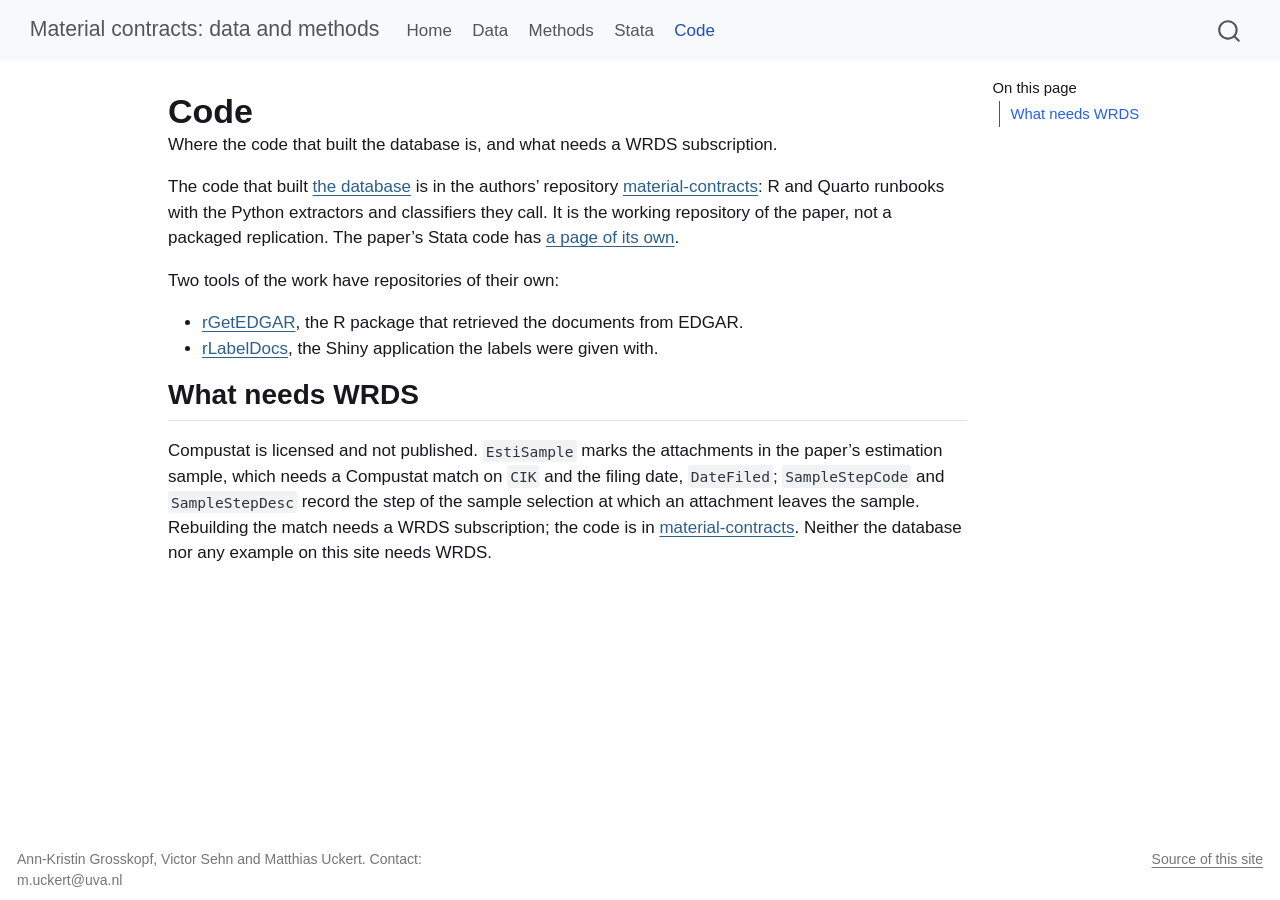
<file: docs/reproduce.html>
<!DOCTYPE html>
<html xmlns="http://www.w3.org/1999/xhtml" lang="en-GB" xml:lang="en-GB"><head>

<meta charset="utf-8">
<meta name="generator" content="quarto-1.9.38">

<meta name="viewport" content="width=device-width, initial-scale=1.0, user-scalable=yes">

<meta name="description" content="Where the code that built the database is, and what needs a WRDS subscription.">

<title>Code – Material contracts: data and methods</title>
<style>
/* Default styles provided by pandoc.
** See https://pandoc.org/MANUAL.html#variables-for-html for config info.
*/
code{white-space: pre-wrap;}
span.smallcaps{font-variant: small-caps;}
div.columns{display: flex; gap: min(4vw, 1.5em);}
div.column{flex: auto; overflow-x: auto;}
div.hanging-indent{margin-left: 1.5em; text-indent: -1.5em;}
ul.task-list{list-style: none;}
ul.task-list li input[type="checkbox"] {
  width: 0.8em;
  margin: 0 0.8em 0.2em -1em; /* quarto-specific, see https://github.com/quarto-dev/quarto-cli/issues/4556 */ 
  vertical-align: middle;
}
</style>


<script src="site_libs/quarto-nav/quarto-nav.js"></script>
<script src="site_libs/quarto-nav/headroom.min.js"></script>
<script src="site_libs/clipboard/clipboard.min.js"></script>
<script src="site_libs/quarto-search/autocomplete.umd.js"></script>
<script src="site_libs/quarto-search/fuse.min.js"></script>
<script src="site_libs/quarto-search/quarto-search.js"></script>
<meta name="quarto:offset" content="./">
<script src="site_libs/quarto-html/quarto.js" type="module"></script>
<script src="site_libs/quarto-html/tabsets/tabsets.js" type="module"></script>
<script src="site_libs/quarto-html/popper.min.js"></script>
<script src="site_libs/quarto-html/tippy.umd.min.js"></script>
<script src="site_libs/quarto-html/anchor.min.js"></script>
<link href="site_libs/quarto-html/tippy.css" rel="stylesheet">
<link href="site_libs/quarto-html/quarto-syntax-highlighting-15634bcf2e68342d4ad2dfa704d543f6.css" rel="stylesheet" id="quarto-text-highlighting-styles">
<script src="site_libs/bootstrap/bootstrap.min.js"></script>
<link href="site_libs/bootstrap/bootstrap-icons.css" rel="stylesheet">
<link href="site_libs/bootstrap/bootstrap-6388ad00bb6ecaefa25b9a98db1edf18.min.css" rel="stylesheet" append-hash="true" id="quarto-bootstrap" data-mode="light">
<script id="quarto-search-options" type="application/json">{
  "location": "navbar",
  "copy-button": false,
  "collapse-after": 3,
  "panel-placement": "end",
  "type": "overlay",
  "limit": 50,
  "keyboard-shortcut": [
    "f",
    "/",
    "s"
  ],
  "show-item-context": false,
  "language": {
    "search-no-results-text": "No results",
    "search-matching-documents-text": "matching documents",
    "search-copy-link-title": "Copy link to search",
    "search-hide-matches-text": "Hide additional matches",
    "search-more-match-text": "more match in this document",
    "search-more-matches-text": "more matches in this document",
    "search-clear-button-title": "Clear",
    "search-text-placeholder": "",
    "search-detached-cancel-button-title": "Cancel",
    "search-submit-button-title": "Submit",
    "search-label": "Search"
  }
}</script>


<link rel="stylesheet" href="styles.css">
</head>

<body class="nav-fixed quarto-light">

<div id="quarto-search-results"></div>
  <header id="quarto-header" class="headroom fixed-top">
    <nav class="navbar navbar-expand-lg " data-bs-theme="dark">
      <div class="navbar-container container-fluid">
      <div class="navbar-brand-container mx-auto">
    <a class="navbar-brand" href="./index.html">
    <span class="navbar-title">Material contracts: data and methods</span>
    </a>
  </div>
            <div id="quarto-search" class="" title="Search"></div>
          <button class="navbar-toggler" type="button" data-bs-toggle="collapse" data-bs-target="#navbarCollapse" aria-controls="navbarCollapse" role="menu" aria-expanded="false" aria-label="Toggle navigation" onclick="if (window.quartoToggleHeadroom) { window.quartoToggleHeadroom(); }">
  <span class="navbar-toggler-icon"></span>
</button>
          <div class="collapse navbar-collapse" id="navbarCollapse">
            <ul class="navbar-nav navbar-nav-scroll me-auto">
  <li class="nav-item">
    <a class="nav-link" href="./index.html"> 
<span class="menu-text">Home</span></a>
  </li>  
  <li class="nav-item">
    <a class="nav-link" href="./data.html"> 
<span class="menu-text">Data</span></a>
  </li>  
  <li class="nav-item">
    <a class="nav-link" href="./methods.html"> 
<span class="menu-text">Methods</span></a>
  </li>  
  <li class="nav-item">
    <a class="nav-link" href="./stata.html"> 
<span class="menu-text">Stata</span></a>
  </li>  
  <li class="nav-item">
    <a class="nav-link active" href="./reproduce.html" aria-current="page"> 
<span class="menu-text">Code</span></a>
  </li>  
</ul>
          </div> <!-- /navcollapse -->
            <div class="quarto-navbar-tools">
</div>
      </div> <!-- /container-fluid -->
    </nav>
</header>
<!-- content -->
<div id="quarto-content" class="quarto-container page-columns page-rows-contents page-layout-article page-navbar">
<!-- sidebar -->
<!-- margin-sidebar -->
    <div id="quarto-margin-sidebar" class="sidebar margin-sidebar">
        <nav id="TOC" role="doc-toc" class="toc-active">
    <h2 id="toc-title">On this page</h2>
   
  <ul>
  <li><a href="#what-needs-wrds" id="toc-what-needs-wrds" class="nav-link active" data-scroll-target="#what-needs-wrds">What needs WRDS</a></li>
  </ul>
</nav>
    </div>
<!-- main -->
<main class="content" id="quarto-document-content">

<header id="title-block-header" class="quarto-title-block default">
<div class="quarto-title">
<h1 class="title">Code</h1>
</div>

<div>
  <div class="description">
    Where the code that built the database is, and what needs a WRDS subscription.
  </div>
</div>


<div class="quarto-title-meta">

    
  
    
  </div>
  


</header>


<p>The code that built <a href="./data.html#part-core">the database</a> is in the authors’ repository <a href="https://github.com/MatthiasUckert/material-contracts">material-contracts</a>: R and Quarto runbooks with the Python extractors and classifiers they call. It is the working repository of the paper, not a packaged replication. The paper’s Stata code has <a href="./stata.html">a page of its own</a>.</p>
<p>Two tools of the work have repositories of their own:</p>
<ul>
<li><a href="https://github.com/MatthiasUckert/rGetEDGAR">rGetEDGAR</a>, the R package that retrieved the documents from EDGAR.</li>
<li><a href="https://github.com/MatthiasUckert/rLabelDocs">rLabelDocs</a>, the Shiny application the labels were given with.</li>
</ul>
<section id="what-needs-wrds" class="level2">
<h2 class="anchored" data-anchor-id="what-needs-wrds">What needs WRDS</h2>
<p>Compustat is licensed and not published. <code>EstiSample</code> marks the attachments in the paper’s estimation sample, which needs a Compustat match on <code>CIK</code> and the filing date, <code>DateFiled</code>; <code>SampleStepCode</code> and <code>SampleStepDesc</code> record the step of the sample selection at which an attachment leaves the sample. Rebuilding the match needs a WRDS subscription; the code is in <a href="https://github.com/MatthiasUckert/material-contracts">material-contracts</a>. Neither the database nor any example on this site needs WRDS.</p>


</section>

</main> <!-- /main -->
<script id="quarto-html-after-body" type="application/javascript">
  window.document.addEventListener("DOMContentLoaded", function (event) {
    const icon = "";
    const anchorJS = new window.AnchorJS();
    anchorJS.options = {
      placement: 'right',
      icon: icon
    };
    anchorJS.add('.anchored');
    const isCodeAnnotation = (el) => {
      for (const clz of el.classList) {
        if (clz.startsWith('code-annotation-')) {                     
          return true;
        }
      }
      return false;
    }
    const onCopySuccess = function(e) {
      // button target
      const button = e.trigger;
      // don't keep focus
      button.blur();
      // flash "checked"
      button.classList.add('code-copy-button-checked');
      var currentTitle = button.getAttribute("title");
      button.setAttribute("title", "Copied!");
      let tooltip;
      if (window.bootstrap) {
        button.setAttribute("data-bs-toggle", "tooltip");
        button.setAttribute("data-bs-placement", "left");
        button.setAttribute("data-bs-title", "Copied!");
        tooltip = new bootstrap.Tooltip(button, 
          { trigger: "manual", 
            customClass: "code-copy-button-tooltip",
            offset: [0, -8]});
        tooltip.show();    
      }
      setTimeout(function() {
        if (tooltip) {
          tooltip.hide();
          button.removeAttribute("data-bs-title");
          button.removeAttribute("data-bs-toggle");
          button.removeAttribute("data-bs-placement");
        }
        button.setAttribute("title", currentTitle);
        button.classList.remove('code-copy-button-checked');
      }, 1000);
      // clear code selection
      e.clearSelection();
    }
    const getTextToCopy = function(trigger) {
      const outerScaffold = trigger.parentElement.cloneNode(true);
      const codeEl = outerScaffold.querySelector('code');
      for (const childEl of codeEl.children) {
        if (isCodeAnnotation(childEl)) {
          childEl.remove();
        }
      }
      return codeEl.innerText;
    }
    const clipboard = new window.ClipboardJS('.code-copy-button:not([data-in-quarto-modal])', {
      text: getTextToCopy
    });
    clipboard.on('success', onCopySuccess);
    if (window.document.getElementById('quarto-embedded-source-code-modal')) {
      const clipboardModal = new window.ClipboardJS('.code-copy-button[data-in-quarto-modal]', {
        text: getTextToCopy,
        container: window.document.getElementById('quarto-embedded-source-code-modal')
      });
      clipboardModal.on('success', onCopySuccess);
    }
      var localhostRegex = new RegExp(/^(?:http|https):\/\/localhost\:?[0-9]*\//);
      var mailtoRegex = new RegExp(/^mailto:/);
        var filterRegex = new RegExp('/' + window.location.host + '/');
      var isInternal = (href) => {
          return filterRegex.test(href) || localhostRegex.test(href) || mailtoRegex.test(href);
      }
      // Inspect non-navigation links and adorn them if external
     var links = window.document.querySelectorAll('a[href]:not(.nav-link):not(.navbar-brand):not(.toc-action):not(.sidebar-link):not(.sidebar-item-toggle):not(.pagination-link):not(.no-external):not([aria-hidden]):not(.dropdown-item):not(.quarto-navigation-tool):not(.about-link)');
      for (var i=0; i<links.length; i++) {
        const link = links[i];
        if (!isInternal(link.href)) {
          // undo the damage that might have been done by quarto-nav.js in the case of
          // links that we want to consider external
          if (link.dataset.originalHref !== undefined) {
            link.href = link.dataset.originalHref;
          }
        }
      }
    function tippyHover(el, contentFn, onTriggerFn, onUntriggerFn) {
      const config = {
        allowHTML: true,
        maxWidth: 500,
        delay: 100,
        arrow: false,
        appendTo: function(el) {
            return el.parentElement;
        },
        interactive: true,
        interactiveBorder: 10,
        theme: 'quarto',
        placement: 'bottom-start',
      };
      if (contentFn) {
        config.content = contentFn;
      }
      if (onTriggerFn) {
        config.onTrigger = onTriggerFn;
      }
      if (onUntriggerFn) {
        config.onUntrigger = onUntriggerFn;
      }
      window.tippy(el, config); 
    }
    const noterefs = window.document.querySelectorAll('a[role="doc-noteref"]');
    for (var i=0; i<noterefs.length; i++) {
      const ref = noterefs[i];
      tippyHover(ref, function() {
        // use id or data attribute instead here
        let href = ref.getAttribute('data-footnote-href') || ref.getAttribute('href');
        try { href = new URL(href).hash; } catch {}
        const id = href.replace(/^#\/?/, "");
        const note = window.document.getElementById(id);
        if (note) {
          return note.innerHTML;
        } else {
          return "";
        }
      });
    }
    const xrefs = window.document.querySelectorAll('a.quarto-xref');
    const processXRef = (id, note) => {
      // Strip column container classes
      const stripColumnClz = (el) => {
        el.classList.remove("page-full", "page-columns");
        if (el.children) {
          for (const child of el.children) {
            stripColumnClz(child);
          }
        }
      }
      stripColumnClz(note)
      if (id === null || id.startsWith('sec-')) {
        // Special case sections, only their first couple elements
        const container = document.createElement("div");
        if (note.children && note.children.length > 2) {
          container.appendChild(note.children[0].cloneNode(true));
          for (let i = 1; i < note.children.length; i++) {
            const child = note.children[i];
            if (child.tagName === "P" && child.innerText === "") {
              continue;
            } else {
              container.appendChild(child.cloneNode(true));
              break;
            }
          }
          if (window.Quarto?.typesetMath) {
            window.Quarto.typesetMath(container);
          }
          return container.innerHTML
        } else {
          if (window.Quarto?.typesetMath) {
            window.Quarto.typesetMath(note);
          }
          return note.innerHTML;
        }
      } else {
        // Remove any anchor links if they are present
        const anchorLink = note.querySelector('a.anchorjs-link');
        if (anchorLink) {
          anchorLink.remove();
        }
        if (window.Quarto?.typesetMath) {
          window.Quarto.typesetMath(note);
        }
        if (note.classList.contains("callout")) {
          return note.outerHTML;
        } else {
          return note.innerHTML;
        }
      }
    }
    for (var i=0; i<xrefs.length; i++) {
      const xref = xrefs[i];
      tippyHover(xref, undefined, function(instance) {
        instance.disable();
        let url = xref.getAttribute('href');
        let hash = undefined; 
        if (url.startsWith('#')) {
          hash = url;
        } else {
          try { hash = new URL(url).hash; } catch {}
        }
        if (hash) {
          const id = hash.replace(/^#\/?/, "");
          const note = window.document.getElementById(id);
          if (note !== null) {
            try {
              const html = processXRef(id, note.cloneNode(true));
              instance.setContent(html);
            } finally {
              instance.enable();
              instance.show();
            }
          } else {
            // See if we can fetch this
            fetch(url.split('#')[0])
            .then(res => res.text())
            .then(html => {
              const parser = new DOMParser();
              const htmlDoc = parser.parseFromString(html, "text/html");
              const note = htmlDoc.getElementById(id);
              if (note !== null) {
                const html = processXRef(id, note);
                instance.setContent(html);
              } 
            }).finally(() => {
              instance.enable();
              instance.show();
            });
          }
        } else {
          // See if we can fetch a full url (with no hash to target)
          // This is a special case and we should probably do some content thinning / targeting
          fetch(url)
          .then(res => res.text())
          .then(html => {
            const parser = new DOMParser();
            const htmlDoc = parser.parseFromString(html, "text/html");
            const note = htmlDoc.querySelector('main.content');
            if (note !== null) {
              // This should only happen for chapter cross references
              // (since there is no id in the URL)
              // remove the first header
              if (note.children.length > 0 && note.children[0].tagName === "HEADER") {
                note.children[0].remove();
              }
              const html = processXRef(null, note);
              instance.setContent(html);
            } 
          }).finally(() => {
            instance.enable();
            instance.show();
          });
        }
      }, function(instance) {
      });
    }
        let selectedAnnoteEl;
        const selectorForAnnotation = ( cell, annotation) => {
          let cellAttr = 'data-code-cell="' + cell + '"';
          let lineAttr = 'data-code-annotation="' +  annotation + '"';
          const selector = 'span[' + cellAttr + '][' + lineAttr + ']';
          return selector;
        }
        const selectCodeLines = (annoteEl) => {
          const doc = window.document;
          const targetCell = annoteEl.getAttribute("data-target-cell");
          const targetAnnotation = annoteEl.getAttribute("data-target-annotation");
          const annoteSpan = window.document.querySelector(selectorForAnnotation(targetCell, targetAnnotation));
          const lines = annoteSpan.getAttribute("data-code-lines").split(",");
          const lineIds = lines.map((line) => {
            return targetCell + "-" + line;
          })
          let top = null;
          let height = null;
          let parent = null;
          if (lineIds.length > 0) {
              //compute the position of the single el (top and bottom and make a div)
              const el = window.document.getElementById(lineIds[0]);
              top = el.offsetTop;
              height = el.offsetHeight;
              parent = el.parentElement.parentElement;
            if (lineIds.length > 1) {
              const lastEl = window.document.getElementById(lineIds[lineIds.length - 1]);
              const bottom = lastEl.offsetTop + lastEl.offsetHeight;
              height = bottom - top;
            }
            if (top !== null && height !== null && parent !== null) {
              // cook up a div (if necessary) and position it 
              let div = window.document.getElementById("code-annotation-line-highlight");
              if (div === null) {
                div = window.document.createElement("div");
                div.setAttribute("id", "code-annotation-line-highlight");
                div.style.position = 'absolute';
                parent.appendChild(div);
              }
              div.style.top = top - 2 + "px";
              div.style.height = height + 4 + "px";
              div.style.left = 0;
              let gutterDiv = window.document.getElementById("code-annotation-line-highlight-gutter");
              if (gutterDiv === null) {
                gutterDiv = window.document.createElement("div");
                gutterDiv.setAttribute("id", "code-annotation-line-highlight-gutter");
                gutterDiv.style.position = 'absolute';
                const codeCell = window.document.getElementById(targetCell);
                const gutter = codeCell.querySelector('.code-annotation-gutter');
                gutter.appendChild(gutterDiv);
              }
              gutterDiv.style.top = top - 2 + "px";
              gutterDiv.style.height = height + 4 + "px";
            }
            selectedAnnoteEl = annoteEl;
          }
        };
        const unselectCodeLines = () => {
          const elementsIds = ["code-annotation-line-highlight", "code-annotation-line-highlight-gutter"];
          elementsIds.forEach((elId) => {
            const div = window.document.getElementById(elId);
            if (div) {
              div.remove();
            }
          });
          selectedAnnoteEl = undefined;
        };
          // Handle positioning of the toggle
      window.addEventListener(
        "resize",
        throttle(() => {
          elRect = undefined;
          if (selectedAnnoteEl) {
            selectCodeLines(selectedAnnoteEl);
          }
        }, 10)
      );
      function throttle(fn, ms) {
      let throttle = false;
      let timer;
        return (...args) => {
          if(!throttle) { // first call gets through
              fn.apply(this, args);
              throttle = true;
          } else { // all the others get throttled
              if(timer) clearTimeout(timer); // cancel #2
              timer = setTimeout(() => {
                fn.apply(this, args);
                timer = throttle = false;
              }, ms);
          }
        };
      }
        // Attach click handler to the DT
        const annoteDls = window.document.querySelectorAll('dt[data-target-cell]');
        for (const annoteDlNode of annoteDls) {
          annoteDlNode.addEventListener('click', (event) => {
            const clickedEl = event.target;
            if (clickedEl !== selectedAnnoteEl) {
              unselectCodeLines();
              const activeEl = window.document.querySelector('dt[data-target-cell].code-annotation-active');
              if (activeEl) {
                activeEl.classList.remove('code-annotation-active');
              }
              selectCodeLines(clickedEl);
              clickedEl.classList.add('code-annotation-active');
            } else {
              // Unselect the line
              unselectCodeLines();
              clickedEl.classList.remove('code-annotation-active');
            }
          });
        }
    const findCites = (el) => {
      const parentEl = el.parentElement;
      if (parentEl) {
        const cites = parentEl.dataset.cites;
        if (cites) {
          return {
            el,
            cites: cites.split(' ')
          };
        } else {
          return findCites(el.parentElement)
        }
      } else {
        return undefined;
      }
    };
    var bibliorefs = window.document.querySelectorAll('a[role="doc-biblioref"]');
    for (var i=0; i<bibliorefs.length; i++) {
      const ref = bibliorefs[i];
      const citeInfo = findCites(ref);
      if (citeInfo) {
        tippyHover(citeInfo.el, function() {
          var popup = window.document.createElement('div');
          citeInfo.cites.forEach(function(cite) {
            var citeDiv = window.document.createElement('div');
            citeDiv.classList.add('hanging-indent');
            citeDiv.classList.add('csl-entry');
            var biblioDiv = window.document.getElementById('ref-' + cite);
            if (biblioDiv) {
              citeDiv.innerHTML = biblioDiv.innerHTML;
            }
            popup.appendChild(citeDiv);
          });
          return popup.innerHTML;
        });
      }
    }
  });
  </script>
</div> <!-- /content -->
<footer class="footer">
  <div class="nav-footer">
    <div class="nav-footer-left">
<p>Ann-Kristin Grosskopf, Victor Sehn and Matthias Uckert. Contact: m.uckert@uva.nl</p>
</div>   
    <div class="nav-footer-center">
      &nbsp;
    </div>
    <div class="nav-footer-right">
<p><a href="https://github.com/MatthiasUckert/matcon-data-and-methods">Source of this site</a></p>
</div>
  </div>
</footer>




</body></html>
</file>
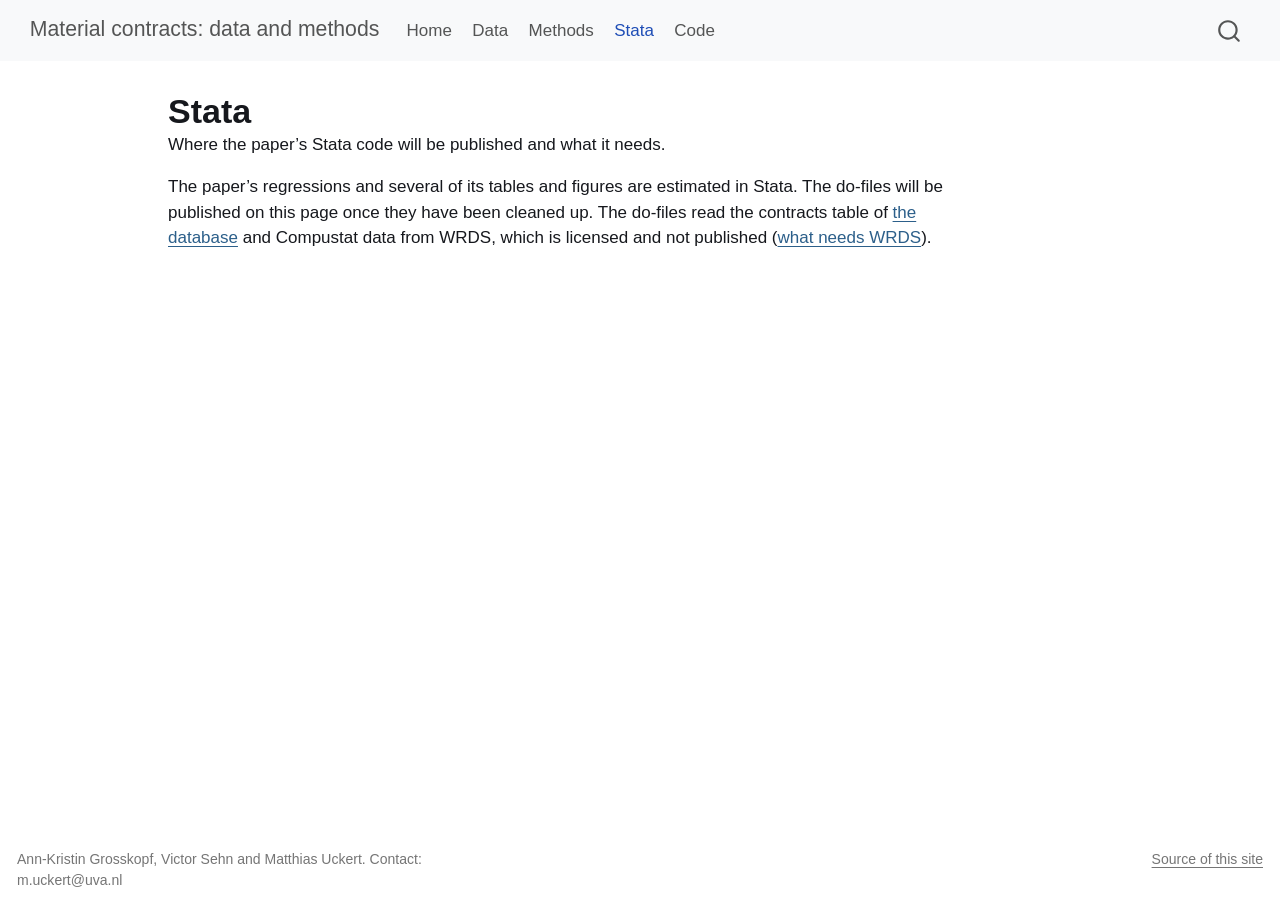
<file: docs/stata.html>
<!DOCTYPE html>
<html xmlns="http://www.w3.org/1999/xhtml" lang="en-GB" xml:lang="en-GB"><head>

<meta charset="utf-8">
<meta name="generator" content="quarto-1.9.38">

<meta name="viewport" content="width=device-width, initial-scale=1.0, user-scalable=yes">

<meta name="description" content="Where the paper’s Stata code will be published and what it needs.">

<title>Stata – Material contracts: data and methods</title>
<style>
/* Default styles provided by pandoc.
** See https://pandoc.org/MANUAL.html#variables-for-html for config info.
*/
code{white-space: pre-wrap;}
span.smallcaps{font-variant: small-caps;}
div.columns{display: flex; gap: min(4vw, 1.5em);}
div.column{flex: auto; overflow-x: auto;}
div.hanging-indent{margin-left: 1.5em; text-indent: -1.5em;}
ul.task-list{list-style: none;}
ul.task-list li input[type="checkbox"] {
  width: 0.8em;
  margin: 0 0.8em 0.2em -1em; /* quarto-specific, see https://github.com/quarto-dev/quarto-cli/issues/4556 */ 
  vertical-align: middle;
}
</style>


<script src="site_libs/quarto-nav/quarto-nav.js"></script>
<script src="site_libs/quarto-nav/headroom.min.js"></script>
<script src="site_libs/clipboard/clipboard.min.js"></script>
<script src="site_libs/quarto-search/autocomplete.umd.js"></script>
<script src="site_libs/quarto-search/fuse.min.js"></script>
<script src="site_libs/quarto-search/quarto-search.js"></script>
<meta name="quarto:offset" content="./">
<script src="site_libs/quarto-html/quarto.js" type="module"></script>
<script src="site_libs/quarto-html/tabsets/tabsets.js" type="module"></script>
<script src="site_libs/quarto-html/popper.min.js"></script>
<script src="site_libs/quarto-html/tippy.umd.min.js"></script>
<script src="site_libs/quarto-html/anchor.min.js"></script>
<link href="site_libs/quarto-html/tippy.css" rel="stylesheet">
<link href="site_libs/quarto-html/quarto-syntax-highlighting-15634bcf2e68342d4ad2dfa704d543f6.css" rel="stylesheet" id="quarto-text-highlighting-styles">
<script src="site_libs/bootstrap/bootstrap.min.js"></script>
<link href="site_libs/bootstrap/bootstrap-icons.css" rel="stylesheet">
<link href="site_libs/bootstrap/bootstrap-6388ad00bb6ecaefa25b9a98db1edf18.min.css" rel="stylesheet" append-hash="true" id="quarto-bootstrap" data-mode="light">
<script id="quarto-search-options" type="application/json">{
  "location": "navbar",
  "copy-button": false,
  "collapse-after": 3,
  "panel-placement": "end",
  "type": "overlay",
  "limit": 50,
  "keyboard-shortcut": [
    "f",
    "/",
    "s"
  ],
  "show-item-context": false,
  "language": {
    "search-no-results-text": "No results",
    "search-matching-documents-text": "matching documents",
    "search-copy-link-title": "Copy link to search",
    "search-hide-matches-text": "Hide additional matches",
    "search-more-match-text": "more match in this document",
    "search-more-matches-text": "more matches in this document",
    "search-clear-button-title": "Clear",
    "search-text-placeholder": "",
    "search-detached-cancel-button-title": "Cancel",
    "search-submit-button-title": "Submit",
    "search-label": "Search"
  }
}</script>


<link rel="stylesheet" href="styles.css">
</head>

<body class="nav-fixed quarto-light">

<div id="quarto-search-results"></div>
  <header id="quarto-header" class="headroom fixed-top">
    <nav class="navbar navbar-expand-lg " data-bs-theme="dark">
      <div class="navbar-container container-fluid">
      <div class="navbar-brand-container mx-auto">
    <a class="navbar-brand" href="./index.html">
    <span class="navbar-title">Material contracts: data and methods</span>
    </a>
  </div>
            <div id="quarto-search" class="" title="Search"></div>
          <button class="navbar-toggler" type="button" data-bs-toggle="collapse" data-bs-target="#navbarCollapse" aria-controls="navbarCollapse" role="menu" aria-expanded="false" aria-label="Toggle navigation" onclick="if (window.quartoToggleHeadroom) { window.quartoToggleHeadroom(); }">
  <span class="navbar-toggler-icon"></span>
</button>
          <div class="collapse navbar-collapse" id="navbarCollapse">
            <ul class="navbar-nav navbar-nav-scroll me-auto">
  <li class="nav-item">
    <a class="nav-link" href="./index.html"> 
<span class="menu-text">Home</span></a>
  </li>  
  <li class="nav-item">
    <a class="nav-link" href="./data.html"> 
<span class="menu-text">Data</span></a>
  </li>  
  <li class="nav-item">
    <a class="nav-link" href="./methods.html"> 
<span class="menu-text">Methods</span></a>
  </li>  
  <li class="nav-item">
    <a class="nav-link active" href="./stata.html" aria-current="page"> 
<span class="menu-text">Stata</span></a>
  </li>  
  <li class="nav-item">
    <a class="nav-link" href="./reproduce.html"> 
<span class="menu-text">Code</span></a>
  </li>  
</ul>
          </div> <!-- /navcollapse -->
            <div class="quarto-navbar-tools">
</div>
      </div> <!-- /container-fluid -->
    </nav>
</header>
<!-- content -->
<div id="quarto-content" class="quarto-container page-columns page-rows-contents page-layout-article page-navbar">
<!-- sidebar -->
<!-- margin-sidebar -->
    <div id="quarto-margin-sidebar" class="sidebar margin-sidebar zindex-bottom">
        
    </div>
<!-- main -->
<main class="content" id="quarto-document-content">

<header id="title-block-header" class="quarto-title-block default">
<div class="quarto-title">
<h1 class="title">Stata</h1>
</div>

<div>
  <div class="description">
    Where the paper’s Stata code will be published and what it needs.
  </div>
</div>


<div class="quarto-title-meta">

    
  
    
  </div>
  


</header>


<p>The paper’s regressions and several of its tables and figures are estimated in Stata. The do-files will be published on this page once they have been cleaned up. The do-files read the contracts table of <a href="./data.html#part-core">the database</a> and Compustat data from WRDS, which is licensed and not published (<a href="./reproduce.html#what-needs-wrds">what needs WRDS</a>).</p>



</main> <!-- /main -->
<script id="quarto-html-after-body" type="application/javascript">
  window.document.addEventListener("DOMContentLoaded", function (event) {
    const icon = "";
    const anchorJS = new window.AnchorJS();
    anchorJS.options = {
      placement: 'right',
      icon: icon
    };
    anchorJS.add('.anchored');
    const isCodeAnnotation = (el) => {
      for (const clz of el.classList) {
        if (clz.startsWith('code-annotation-')) {                     
          return true;
        }
      }
      return false;
    }
    const onCopySuccess = function(e) {
      // button target
      const button = e.trigger;
      // don't keep focus
      button.blur();
      // flash "checked"
      button.classList.add('code-copy-button-checked');
      var currentTitle = button.getAttribute("title");
      button.setAttribute("title", "Copied!");
      let tooltip;
      if (window.bootstrap) {
        button.setAttribute("data-bs-toggle", "tooltip");
        button.setAttribute("data-bs-placement", "left");
        button.setAttribute("data-bs-title", "Copied!");
        tooltip = new bootstrap.Tooltip(button, 
          { trigger: "manual", 
            customClass: "code-copy-button-tooltip",
            offset: [0, -8]});
        tooltip.show();    
      }
      setTimeout(function() {
        if (tooltip) {
          tooltip.hide();
          button.removeAttribute("data-bs-title");
          button.removeAttribute("data-bs-toggle");
          button.removeAttribute("data-bs-placement");
        }
        button.setAttribute("title", currentTitle);
        button.classList.remove('code-copy-button-checked');
      }, 1000);
      // clear code selection
      e.clearSelection();
    }
    const getTextToCopy = function(trigger) {
      const outerScaffold = trigger.parentElement.cloneNode(true);
      const codeEl = outerScaffold.querySelector('code');
      for (const childEl of codeEl.children) {
        if (isCodeAnnotation(childEl)) {
          childEl.remove();
        }
      }
      return codeEl.innerText;
    }
    const clipboard = new window.ClipboardJS('.code-copy-button:not([data-in-quarto-modal])', {
      text: getTextToCopy
    });
    clipboard.on('success', onCopySuccess);
    if (window.document.getElementById('quarto-embedded-source-code-modal')) {
      const clipboardModal = new window.ClipboardJS('.code-copy-button[data-in-quarto-modal]', {
        text: getTextToCopy,
        container: window.document.getElementById('quarto-embedded-source-code-modal')
      });
      clipboardModal.on('success', onCopySuccess);
    }
      var localhostRegex = new RegExp(/^(?:http|https):\/\/localhost\:?[0-9]*\//);
      var mailtoRegex = new RegExp(/^mailto:/);
        var filterRegex = new RegExp('/' + window.location.host + '/');
      var isInternal = (href) => {
          return filterRegex.test(href) || localhostRegex.test(href) || mailtoRegex.test(href);
      }
      // Inspect non-navigation links and adorn them if external
     var links = window.document.querySelectorAll('a[href]:not(.nav-link):not(.navbar-brand):not(.toc-action):not(.sidebar-link):not(.sidebar-item-toggle):not(.pagination-link):not(.no-external):not([aria-hidden]):not(.dropdown-item):not(.quarto-navigation-tool):not(.about-link)');
      for (var i=0; i<links.length; i++) {
        const link = links[i];
        if (!isInternal(link.href)) {
          // undo the damage that might have been done by quarto-nav.js in the case of
          // links that we want to consider external
          if (link.dataset.originalHref !== undefined) {
            link.href = link.dataset.originalHref;
          }
        }
      }
    function tippyHover(el, contentFn, onTriggerFn, onUntriggerFn) {
      const config = {
        allowHTML: true,
        maxWidth: 500,
        delay: 100,
        arrow: false,
        appendTo: function(el) {
            return el.parentElement;
        },
        interactive: true,
        interactiveBorder: 10,
        theme: 'quarto',
        placement: 'bottom-start',
      };
      if (contentFn) {
        config.content = contentFn;
      }
      if (onTriggerFn) {
        config.onTrigger = onTriggerFn;
      }
      if (onUntriggerFn) {
        config.onUntrigger = onUntriggerFn;
      }
      window.tippy(el, config); 
    }
    const noterefs = window.document.querySelectorAll('a[role="doc-noteref"]');
    for (var i=0; i<noterefs.length; i++) {
      const ref = noterefs[i];
      tippyHover(ref, function() {
        // use id or data attribute instead here
        let href = ref.getAttribute('data-footnote-href') || ref.getAttribute('href');
        try { href = new URL(href).hash; } catch {}
        const id = href.replace(/^#\/?/, "");
        const note = window.document.getElementById(id);
        if (note) {
          return note.innerHTML;
        } else {
          return "";
        }
      });
    }
    const xrefs = window.document.querySelectorAll('a.quarto-xref');
    const processXRef = (id, note) => {
      // Strip column container classes
      const stripColumnClz = (el) => {
        el.classList.remove("page-full", "page-columns");
        if (el.children) {
          for (const child of el.children) {
            stripColumnClz(child);
          }
        }
      }
      stripColumnClz(note)
      if (id === null || id.startsWith('sec-')) {
        // Special case sections, only their first couple elements
        const container = document.createElement("div");
        if (note.children && note.children.length > 2) {
          container.appendChild(note.children[0].cloneNode(true));
          for (let i = 1; i < note.children.length; i++) {
            const child = note.children[i];
            if (child.tagName === "P" && child.innerText === "") {
              continue;
            } else {
              container.appendChild(child.cloneNode(true));
              break;
            }
          }
          if (window.Quarto?.typesetMath) {
            window.Quarto.typesetMath(container);
          }
          return container.innerHTML
        } else {
          if (window.Quarto?.typesetMath) {
            window.Quarto.typesetMath(note);
          }
          return note.innerHTML;
        }
      } else {
        // Remove any anchor links if they are present
        const anchorLink = note.querySelector('a.anchorjs-link');
        if (anchorLink) {
          anchorLink.remove();
        }
        if (window.Quarto?.typesetMath) {
          window.Quarto.typesetMath(note);
        }
        if (note.classList.contains("callout")) {
          return note.outerHTML;
        } else {
          return note.innerHTML;
        }
      }
    }
    for (var i=0; i<xrefs.length; i++) {
      const xref = xrefs[i];
      tippyHover(xref, undefined, function(instance) {
        instance.disable();
        let url = xref.getAttribute('href');
        let hash = undefined; 
        if (url.startsWith('#')) {
          hash = url;
        } else {
          try { hash = new URL(url).hash; } catch {}
        }
        if (hash) {
          const id = hash.replace(/^#\/?/, "");
          const note = window.document.getElementById(id);
          if (note !== null) {
            try {
              const html = processXRef(id, note.cloneNode(true));
              instance.setContent(html);
            } finally {
              instance.enable();
              instance.show();
            }
          } else {
            // See if we can fetch this
            fetch(url.split('#')[0])
            .then(res => res.text())
            .then(html => {
              const parser = new DOMParser();
              const htmlDoc = parser.parseFromString(html, "text/html");
              const note = htmlDoc.getElementById(id);
              if (note !== null) {
                const html = processXRef(id, note);
                instance.setContent(html);
              } 
            }).finally(() => {
              instance.enable();
              instance.show();
            });
          }
        } else {
          // See if we can fetch a full url (with no hash to target)
          // This is a special case and we should probably do some content thinning / targeting
          fetch(url)
          .then(res => res.text())
          .then(html => {
            const parser = new DOMParser();
            const htmlDoc = parser.parseFromString(html, "text/html");
            const note = htmlDoc.querySelector('main.content');
            if (note !== null) {
              // This should only happen for chapter cross references
              // (since there is no id in the URL)
              // remove the first header
              if (note.children.length > 0 && note.children[0].tagName === "HEADER") {
                note.children[0].remove();
              }
              const html = processXRef(null, note);
              instance.setContent(html);
            } 
          }).finally(() => {
            instance.enable();
            instance.show();
          });
        }
      }, function(instance) {
      });
    }
        let selectedAnnoteEl;
        const selectorForAnnotation = ( cell, annotation) => {
          let cellAttr = 'data-code-cell="' + cell + '"';
          let lineAttr = 'data-code-annotation="' +  annotation + '"';
          const selector = 'span[' + cellAttr + '][' + lineAttr + ']';
          return selector;
        }
        const selectCodeLines = (annoteEl) => {
          const doc = window.document;
          const targetCell = annoteEl.getAttribute("data-target-cell");
          const targetAnnotation = annoteEl.getAttribute("data-target-annotation");
          const annoteSpan = window.document.querySelector(selectorForAnnotation(targetCell, targetAnnotation));
          const lines = annoteSpan.getAttribute("data-code-lines").split(",");
          const lineIds = lines.map((line) => {
            return targetCell + "-" + line;
          })
          let top = null;
          let height = null;
          let parent = null;
          if (lineIds.length > 0) {
              //compute the position of the single el (top and bottom and make a div)
              const el = window.document.getElementById(lineIds[0]);
              top = el.offsetTop;
              height = el.offsetHeight;
              parent = el.parentElement.parentElement;
            if (lineIds.length > 1) {
              const lastEl = window.document.getElementById(lineIds[lineIds.length - 1]);
              const bottom = lastEl.offsetTop + lastEl.offsetHeight;
              height = bottom - top;
            }
            if (top !== null && height !== null && parent !== null) {
              // cook up a div (if necessary) and position it 
              let div = window.document.getElementById("code-annotation-line-highlight");
              if (div === null) {
                div = window.document.createElement("div");
                div.setAttribute("id", "code-annotation-line-highlight");
                div.style.position = 'absolute';
                parent.appendChild(div);
              }
              div.style.top = top - 2 + "px";
              div.style.height = height + 4 + "px";
              div.style.left = 0;
              let gutterDiv = window.document.getElementById("code-annotation-line-highlight-gutter");
              if (gutterDiv === null) {
                gutterDiv = window.document.createElement("div");
                gutterDiv.setAttribute("id", "code-annotation-line-highlight-gutter");
                gutterDiv.style.position = 'absolute';
                const codeCell = window.document.getElementById(targetCell);
                const gutter = codeCell.querySelector('.code-annotation-gutter');
                gutter.appendChild(gutterDiv);
              }
              gutterDiv.style.top = top - 2 + "px";
              gutterDiv.style.height = height + 4 + "px";
            }
            selectedAnnoteEl = annoteEl;
          }
        };
        const unselectCodeLines = () => {
          const elementsIds = ["code-annotation-line-highlight", "code-annotation-line-highlight-gutter"];
          elementsIds.forEach((elId) => {
            const div = window.document.getElementById(elId);
            if (div) {
              div.remove();
            }
          });
          selectedAnnoteEl = undefined;
        };
          // Handle positioning of the toggle
      window.addEventListener(
        "resize",
        throttle(() => {
          elRect = undefined;
          if (selectedAnnoteEl) {
            selectCodeLines(selectedAnnoteEl);
          }
        }, 10)
      );
      function throttle(fn, ms) {
      let throttle = false;
      let timer;
        return (...args) => {
          if(!throttle) { // first call gets through
              fn.apply(this, args);
              throttle = true;
          } else { // all the others get throttled
              if(timer) clearTimeout(timer); // cancel #2
              timer = setTimeout(() => {
                fn.apply(this, args);
                timer = throttle = false;
              }, ms);
          }
        };
      }
        // Attach click handler to the DT
        const annoteDls = window.document.querySelectorAll('dt[data-target-cell]');
        for (const annoteDlNode of annoteDls) {
          annoteDlNode.addEventListener('click', (event) => {
            const clickedEl = event.target;
            if (clickedEl !== selectedAnnoteEl) {
              unselectCodeLines();
              const activeEl = window.document.querySelector('dt[data-target-cell].code-annotation-active');
              if (activeEl) {
                activeEl.classList.remove('code-annotation-active');
              }
              selectCodeLines(clickedEl);
              clickedEl.classList.add('code-annotation-active');
            } else {
              // Unselect the line
              unselectCodeLines();
              clickedEl.classList.remove('code-annotation-active');
            }
          });
        }
    const findCites = (el) => {
      const parentEl = el.parentElement;
      if (parentEl) {
        const cites = parentEl.dataset.cites;
        if (cites) {
          return {
            el,
            cites: cites.split(' ')
          };
        } else {
          return findCites(el.parentElement)
        }
      } else {
        return undefined;
      }
    };
    var bibliorefs = window.document.querySelectorAll('a[role="doc-biblioref"]');
    for (var i=0; i<bibliorefs.length; i++) {
      const ref = bibliorefs[i];
      const citeInfo = findCites(ref);
      if (citeInfo) {
        tippyHover(citeInfo.el, function() {
          var popup = window.document.createElement('div');
          citeInfo.cites.forEach(function(cite) {
            var citeDiv = window.document.createElement('div');
            citeDiv.classList.add('hanging-indent');
            citeDiv.classList.add('csl-entry');
            var biblioDiv = window.document.getElementById('ref-' + cite);
            if (biblioDiv) {
              citeDiv.innerHTML = biblioDiv.innerHTML;
            }
            popup.appendChild(citeDiv);
          });
          return popup.innerHTML;
        });
      }
    }
  });
  </script>
</div> <!-- /content -->
<footer class="footer">
  <div class="nav-footer">
    <div class="nav-footer-left">
<p>Ann-Kristin Grosskopf, Victor Sehn and Matthias Uckert. Contact: m.uckert@uva.nl</p>
</div>   
    <div class="nav-footer-center">
      &nbsp;
    </div>
    <div class="nav-footer-right">
<p><a href="https://github.com/MatthiasUckert/matcon-data-and-methods">Source of this site</a></p>
</div>
  </div>
</footer>




</body></html>
</file>
<file: docs/site_libs/quarto-html/tippy.css>
.tippy-box[data-animation=fade][data-state=hidden]{opacity:0}[data-tippy-root]{max-width:calc(100vw - 10px)}.tippy-box{position:relative;background-color:#333;color:#fff;border-radius:4px;font-size:14px;line-height:1.4;white-space:normal;outline:0;transition-property:transform,visibility,opacity}.tippy-box[data-placement^=top]>.tippy-arrow{bottom:0}.tippy-box[data-placement^=top]>.tippy-arrow:before{bottom:-7px;left:0;border-width:8px 8px 0;border-top-color:initial;transform-origin:center top}.tippy-box[data-placement^=bottom]>.tippy-arrow{top:0}.tippy-box[data-placement^=bottom]>.tippy-arrow:before{top:-7px;left:0;border-width:0 8px 8px;border-bottom-color:initial;transform-origin:center bottom}.tippy-box[data-placement^=left]>.tippy-arrow{right:0}.tippy-box[data-placement^=left]>.tippy-arrow:before{border-width:8px 0 8px 8px;border-left-color:initial;right:-7px;transform-origin:center left}.tippy-box[data-placement^=right]>.tippy-arrow{left:0}.tippy-box[data-placement^=right]>.tippy-arrow:before{left:-7px;border-width:8px 8px 8px 0;border-right-color:initial;transform-origin:center right}.tippy-box[data-inertia][data-state=visible]{transition-timing-function:cubic-bezier(.54,1.5,.38,1.11)}.tippy-arrow{width:16px;height:16px;color:#333}.tippy-arrow:before{content:"";position:absolute;border-color:transparent;border-style:solid}.tippy-content{position:relative;padding:5px 9px;z-index:1}
</file>
<file: docs/site_libs/quarto-html/quarto-syntax-highlighting-15634bcf2e68342d4ad2dfa704d543f6.css>
/* quarto syntax highlight colors */
:root {
  --quarto-hl-ot-color: #003B4F;
  --quarto-hl-at-color: #657422;
  --quarto-hl-ss-color: #20794D;
  --quarto-hl-an-color: #5E5E5E;
  --quarto-hl-fu-color: #4758AB;
  --quarto-hl-st-color: #20794D;
  --quarto-hl-cf-color: #003B4F;
  --quarto-hl-op-color: #5E5E5E;
  --quarto-hl-er-color: #AD0000;
  --quarto-hl-bn-color: #AD0000;
  --quarto-hl-al-color: #AD0000;
  --quarto-hl-va-color: #111111;
  --quarto-hl-bu-color: inherit;
  --quarto-hl-ex-color: inherit;
  --quarto-hl-pp-color: #AD0000;
  --quarto-hl-in-color: #5E5E5E;
  --quarto-hl-vs-color: #20794D;
  --quarto-hl-wa-color: #5E5E5E;
  --quarto-hl-do-color: #5E5E5E;
  --quarto-hl-im-color: #00769E;
  --quarto-hl-ch-color: #20794D;
  --quarto-hl-dt-color: #AD0000;
  --quarto-hl-fl-color: #AD0000;
  --quarto-hl-co-color: #5E5E5E;
  --quarto-hl-cv-color: #5E5E5E;
  --quarto-hl-cn-color: #8f5902;
  --quarto-hl-sc-color: #5E5E5E;
  --quarto-hl-dv-color: #AD0000;
  --quarto-hl-kw-color: #003B4F;
}

/* other quarto variables */
:root {
  --quarto-font-monospace: SFMono-Regular, Menlo, Monaco, Consolas, "Liberation Mono", "Courier New", monospace;
}

/* syntax highlight based on Pandoc's rules */
pre > code.sourceCode > span {
  color: #003B4F;
}

code.sourceCode > span {
  color: #003B4F;
}

div.sourceCode,
div.sourceCode pre.sourceCode {
  color: #003B4F;
}

/* Normal */
code span {
  color: #003B4F;
}

/* Alert */
code span.al {
  color: #AD0000;
  font-style: inherit;
}

/* Annotation */
code span.an {
  color: #5E5E5E;
  font-style: inherit;
}

/* Attribute */
code span.at {
  color: #657422;
  font-style: inherit;
}

/* BaseN */
code span.bn {
  color: #AD0000;
  font-style: inherit;
}

/* BuiltIn */
code span.bu {
  font-style: inherit;
}

/* ControlFlow */
code span.cf {
  color: #003B4F;
  font-weight: bold;
  font-style: inherit;
}

/* Char */
code span.ch {
  color: #20794D;
  font-style: inherit;
}

/* Constant */
code span.cn {
  color: #8f5902;
  font-style: inherit;
}

/* Comment */
code span.co {
  color: #5E5E5E;
  font-style: inherit;
}

/* CommentVar */
code span.cv {
  color: #5E5E5E;
  font-style: italic;
}

/* Documentation */
code span.do {
  color: #5E5E5E;
  font-style: italic;
}

/* DataType */
code span.dt {
  color: #AD0000;
  font-style: inherit;
}

/* DecVal */
code span.dv {
  color: #AD0000;
  font-style: inherit;
}

/* Error */
code span.er {
  color: #AD0000;
  font-style: inherit;
}

/* Extension */
code span.ex {
  font-style: inherit;
}

/* Float */
code span.fl {
  color: #AD0000;
  font-style: inherit;
}

/* Function */
code span.fu {
  color: #4758AB;
  font-style: inherit;
}

/* Import */
code span.im {
  color: #00769E;
  font-style: inherit;
}

/* Information */
code span.in {
  color: #5E5E5E;
  font-style: inherit;
}

/* Keyword */
code span.kw {
  color: #003B4F;
  font-weight: bold;
  font-style: inherit;
}

/* Operator */
code span.op {
  color: #5E5E5E;
  font-style: inherit;
}

/* Other */
code span.ot {
  color: #003B4F;
  font-style: inherit;
}

/* Preprocessor */
code span.pp {
  color: #AD0000;
  font-style: inherit;
}

/* SpecialChar */
code span.sc {
  color: #5E5E5E;
  font-style: inherit;
}

/* SpecialString */
code span.ss {
  color: #20794D;
  font-style: inherit;
}

/* String */
code span.st {
  color: #20794D;
  font-style: inherit;
}

/* Variable */
code span.va {
  color: #111111;
  font-style: inherit;
}

/* VerbatimString */
code span.vs {
  color: #20794D;
  font-style: inherit;
}

/* Warning */
code span.wa {
  color: #5E5E5E;
  font-style: italic;
}

.prevent-inlining {
  content: "</";
}

/*# sourceMappingURL=f23921c56f73e400b49028c9186a1aa0.css.map */
</file>
<file: docs/styles.css>
/* styles.css -- the site's look, on top of Quarto's cosmo theme.
   ==================================================================================================
   The pipeline runbooks (1_code/_styles.css) run under `theme: none` with a fixed left rail. A public
   site needs the theme's navbar, grid and responsive behaviour, so cosmo stays and this sheet ports
   the parts of the house style a reader sees on a page: the tokens, the fold toggle, the source and
   output blocks, inline code and the booktabs tables. Selectors are scoped to `main` so the navbar
   and footer keep the theme's own styling.

   ORGANISATION
     0. Tokens          colours, faces and sizes, once
     1. Base            body face and links
     2. Source code     the fold pill, chunk source, inline code
     3. Cell output     console blocks
     4. Tables          booktabs rules, no stripes
     5. Codebooks       the DataTables widgets, in the same look
     6. Site elements   placeholders, part status, scroll boxes
   ================================================================================================== */


/* 0. Tokens ======================================================================================= */

:root {
  --mc-font-prose: -apple-system, BlinkMacSystemFont, "Segoe UI", "Helvetica Neue", Arial, sans-serif;
  --mc-font-ui:    -apple-system, BlinkMacSystemFont, "Segoe UI", "Helvetica Neue", Arial, sans-serif;
  --mc-font-mono:  "SF Mono", "Menlo", "Consolas", "DejaVu Sans Mono", ui-monospace, monospace;

  --mc-ink:        #16181d;   /* body text */
  --mc-ink-soft:   #5c6370;   /* captions, notes, secondary */
  --mc-ink-faint:  #8b919c;   /* line numbers, disabled */
  --mc-accent:     #2c5f8a;   /* links, active TOC item */
  --mc-accent-bg:  #eaf1f7;   /* hover and active backgrounds */
  --mc-rule:       #e3e6ea;   /* hairlines, borders */
  --mc-rule-firm:  #16181d;   /* table top and bottom rules */
  --mc-surface:    #f7f8fa;   /* console and inline code background */
  --mc-err:        #a3312b;   /* genuine error output only */

  --mc-size-mono:  12.5px;    /* console and code */
  --mc-size-small: 13px;      /* captions, notes, footnotes */
  --mc-lh-mono:    1.5;
  --mc-radius:     6px;
}


/* 1. Base ========================================================================================= */

body {
  font-family: var(--mc-font-prose);
  color: var(--mc-ink);
}

main a {
  color: var(--mc-accent);
}

/* The TOC on the right: the active item in the accent, as in the runbooks. */
#TOC .nav-link.active,
.sidebar nav[role="doc-toc"] .nav-link.active {
  color: var(--mc-accent);
  border-left-color: var(--mc-accent);
}


/* 2. Source code ================================================================================== */

pre, code, kbd, samp {
  font-family: var(--mc-font-mono);
}

/* Inline code: a light tint, no border, tight padding, never wrapped mid-name. */
main code:not(pre code) {
  font-size: 0.86em;
  background: var(--mc-surface);
  border: none;
  border-radius: 3px;
  padding: 0.05em 0.2em;
  color: #2f3440;
  white-space: nowrap;
}

/* Inside a link the name keeps the link colour. */
main a > code:not(pre code) {
  color: inherit;
}

/* Chunk source: white ground, so input is told from output without reading either. */
main div.sourceCode {
  margin: 0.6em 0;
  background: #fff;
  border: 1px solid var(--mc-rule);
  border-radius: var(--mc-radius);
  overflow: hidden;
}

main div.sourceCode pre,
main pre.sourceCode {
  font-size: var(--mc-size-mono);
  line-height: var(--mc-lh-mono);
  background: #fff;
  border: none;
  border-radius: 0;
  margin: 0;
  padding: 12px 14px;
  overflow-x: auto;
  white-space: pre;
}

/* The static blocks (bash, python, stata) are not chunks but share the look. */
main pre:not(.sourceCode):not(.cell-output pre) {
  font-size: var(--mc-size-mono);
  line-height: var(--mc-lh-mono);
  background: #fff;
  border: 1px solid var(--mc-rule);
  border-radius: var(--mc-radius);
  padding: 12px 14px;
  overflow-x: auto;
}

/* Fold toggle: a quiet pill rather than a line of code masquerading as prose. */
main details.code-fold {
  margin: 1em 0 0.6em 0;
}

main details.code-fold > summary {
  font-family: var(--mc-font-ui);
  font-size: 12px;
  font-weight: 500;
  letter-spacing: 0.02em;
  color: var(--mc-ink-soft);
  cursor: pointer;
  list-style: none;
  display: inline-flex;
  align-items: center;
  gap: 6px;
  padding: 3px 10px;
  background: var(--mc-surface);
  border: 1px solid var(--mc-rule);
  border-radius: 999px;
  transition: background 0.12s ease, color 0.12s ease;
}

main details.code-fold > summary::-webkit-details-marker { display: none; }

main details.code-fold > summary::before {
  content: "\25B8";           /* right-pointing triangle */
  font-size: 10px;
  transition: transform 0.15s ease;
}
main details.code-fold[open] > summary::before {
  transform: rotate(90deg);
}

main details.code-fold > summary:hover {
  background: var(--mc-accent-bg);
  color: var(--mc-accent);
  border-color: #c9dbea;
}

/* The source sits directly under its pill, without the theme's extra gap. */
main details.code-fold > div.sourceCode {
  margin-top: 0.4em;
}


/* 3. Cell output ================================================================================== */

main .cell {
  margin: 1.4em 0;
}

main .cell-output,
main .cell-output-stdout,
main .cell-output-stderr,
main .cell-output-display {
  margin: 0.5em 0;
}

main .cell-output pre,
main .cell-output-stdout pre,
main .cell-output-stderr pre {
  font-family: var(--mc-font-mono);
  font-size: var(--mc-size-mono);
  line-height: var(--mc-lh-mono);
  color: var(--mc-ink);
  background: var(--mc-surface);
  border: 1px solid var(--mc-rule);
  border-left: 3px solid #ccd2da;
  border-radius: var(--mc-radius);
  padding: 12px 14px;
  margin: 0;
  white-space: pre;          /* never pre-wrap: fixed-width output depends on this */
  overflow-x: auto;
  overscroll-behavior-x: contain;
}

main .cell-output pre code,
main .cell-output-stdout pre code,
main .cell-output-stderr pre code {
  font-family: inherit;
  font-size: inherit;
  background: none;
  border: none;
  padding: 0;
  color: inherit;
  white-space: inherit;
}

/* Genuine faults only. */
main .cell-output-error pre {
  color: var(--mc-err);
  background: #fdf3f2;
  border-left-color: var(--mc-err);
}


/* 4. Tables ======================================================================================= */
/* Booktabs: a firm rule above the header and below the body, a hairline under the header, nothing
   else. Cosmo's stripes and cell borders are switched off. The DataTables codebooks keep their own
   look and are excluded. */

main table.table:not(.dataTable) {
  border-collapse: collapse;
  margin: 1.4em 0;
  font-family: var(--mc-font-ui);
  font-size: 14px;
  line-height: 1.45;
  font-variant-numeric: tabular-nums;   /* digits align down the column */
  width: auto;
  max-width: 100%;
}

main table.table:not(.dataTable) > colgroup > col {
  width: auto !important;               /* release Quarto's equal-width columns */
}

main table.table:not(.dataTable) thead th {
  border-top: 1.5px solid var(--mc-rule-firm);
  border-bottom: 1px solid var(--mc-rule-firm);
  padding: 7px 14px;
  font-weight: 650;
  vertical-align: bottom;
  white-space: nowrap;
  background: none;
}

main table.table:not(.dataTable) tbody td {
  padding: 5px 14px;
  border: none;
  background: none;
  box-shadow: none;                     /* cosmo paints stripes through box-shadow */
}

main table.table:not(.dataTable) tbody tr:last-child td {
  border-bottom: 1.5px solid var(--mc-rule-firm);
}

main table.table:not(.dataTable) tbody tr:hover td,
main table.table-striped:not(.dataTable) > tbody > tr:nth-of-type(odd) > td {
  background: var(--mc-surface);
  box-shadow: none;
}

main table.table:not(.dataTable) > tbody > tr:nth-of-type(odd) > td {
  background: none;
}

main table.table:not(.dataTable) > tbody > tr:hover > td {
  background: var(--mc-surface);
}

main table.table:not(.dataTable) > caption {
  caption-side: top;
  text-align: left;
  font-family: var(--mc-font-ui);
  font-weight: 600;
  font-size: var(--mc-size-small);
  color: var(--mc-ink);
  padding: 0 0 8px 0;
}


/* 5. Codebooks (DataTables) ======================================================================= */
/* The codebooks are DataTables widgets: paged, searchable, sortable. They keep the widget but take the
   look of the plain tables above -- 13 px, booktabs rules, no cell borders -- and quieter controls.
   DataTables ships its own sheet with high specificity, hence the !important on the rules it sets. */

main .datatables {
  font-family: var(--mc-font-ui);
  font-size: var(--mc-size-small);
  margin: 1.2em 0 1.8em 0;
}

main .dataTables_wrapper .dataTables_length,
main .dataTables_wrapper .dataTables_filter,
main .dataTables_wrapper .dataTables_info,
main .dataTables_wrapper .dataTables_paginate {
  font-size: 12.5px;
  color: var(--mc-ink-soft);
  padding-top: 0.5em;
}

main .dataTables_wrapper .dataTables_length select,
main .dataTables_wrapper .dataTables_filter input {
  font-family: var(--mc-font-ui);
  font-size: 12.5px;
  padding: 2px 6px;
  border: 1px solid var(--mc-rule);
  border-radius: 4px;
  background: #fff;
}

main table.dataTable {
  border-collapse: collapse !important;
  width: 100% !important;
  margin: 0.6em 0 !important;
  line-height: 1.4;
}

main table.dataTable thead th {
  border-top: 1.5px solid var(--mc-rule-firm) !important;
  border-bottom: 1px solid var(--mc-rule-firm) !important;
  padding: 6px 10px !important;
  font-weight: 650;
  vertical-align: bottom;
  background: none !important;
}

main table.dataTable tbody td {
  padding: 4px 10px !important;
  border: none !important;
  background: none !important;
  box-shadow: none !important;
  vertical-align: top;
}

main table.dataTable tbody tr:last-child td {
  border-bottom: 1.5px solid var(--mc-rule-firm) !important;
}

main table.dataTable tbody tr:hover td,
main table.dataTable.stripe tbody tr.odd td,
main table.dataTable.display tbody tr.odd td {
  background: none !important;
}

main table.dataTable tbody tr:hover td {
  background: var(--mc-surface) !important;
}

/* Sorting arrows: kept, faint. */
main table.dataTable thead th.sorting::before,
main table.dataTable thead th.sorting::after,
main table.dataTable thead th.sorting_asc::before,
main table.dataTable thead th.sorting_asc::after,
main table.dataTable thead th.sorting_desc::before,
main table.dataTable thead th.sorting_desc::after {
  color: var(--mc-ink-faint);
  opacity: 0.6;
}

/* Paging buttons: text links, the current page in the accent. */
main .dataTables_wrapper .dataTables_paginate .paginate_button {
  padding: 2px 7px !important;
  margin: 0 1px;
  border: 1px solid transparent !important;
  border-radius: 4px;
  background: none !important;
  color: var(--mc-ink-soft) !important;
  box-shadow: none !important;
}

main .dataTables_wrapper .dataTables_paginate .paginate_button.current,
main .dataTables_wrapper .dataTables_paginate .paginate_button.current:hover {
  border-color: var(--mc-rule) !important;
  background: var(--mc-accent-bg) !important;
  color: var(--mc-accent) !important;
}

main .dataTables_wrapper .dataTables_paginate .paginate_button:hover {
  background: var(--mc-surface) !important;
  color: var(--mc-ink) !important;
}


/* 6. Site elements ================================================================================ */

/* Placeholders: a value not decided yet is shown, and shown as a gap. */
.todo {
  background-color: #fff3cd;
  border: 1px dashed #b58900;
  border-radius: 2px;
  padding: 0 0.25em;
  font-family: var(--mc-font-mono);
  font-size: 0.875em;
  color: #6b4e00;
}

/* Status of a part of the data package. */
.part-status {
  font-variant: small-caps;
  letter-spacing: 0.03em;
}

/* Wide tables scroll inside their own box instead of the page. */
.cell-output-display,
.table-scroll,
.dataTables_wrapper {
  overflow-x: auto;
}

/* Codebooks: the meaning of a column is what a reader came for, so it gets the room. */
td.codebook-meaning {
  min-width: 22rem;
}

/* On a phone a table scrolls inside its own box instead of widening the page. */
@media (max-width: 767.98px) {
  main table {
    display: block;
    overflow-x: auto;
  }
}

/* A long unbroken word, such as a URL or a placeholder, breaks rather than widening the page. */
main p,
main li {
  overflow-wrap: break-word;
}
</file>
<file: docs/site_libs/htmltools-fill-0.5.9/fill.css>
@layer htmltools {
  .html-fill-container {
    display: flex;
    flex-direction: column;
    /* Prevent the container from expanding vertically or horizontally beyond its
    parent's constraints. */
    min-height: 0;
    min-width: 0;
  }
  .html-fill-container > .html-fill-item {
    /* Fill items can grow and shrink freely within
    available vertical space in fillable container */
    flex: 1 1 auto;
    min-height: 0;
    min-width: 0;
  }
  .html-fill-container > :not(.html-fill-item) {
    /* Prevent shrinking or growing of non-fill items */
    flex: 0 0 auto;
  }
}
</file>
<file: docs/site_libs/datatables-css-0.0.0/datatables-crosstalk.css>
.dt-crosstalk-fade {
  opacity: 0.2;
}

html body div.DTS div.dataTables_scrollBody {
  background: none;
}


/*
Fix https://github.com/rstudio/DT/issues/563
If the `table.display` is set to "block" (e.g., pkgdown), the browser will display
datatable objects strangely. The search panel and the page buttons will still be
in full-width but the table body will be "compact" and shorter.
In therory, having this attributes will affect `dom="t"`
with `display: block` users. But in reality, there should be no one.
We may remove the below lines in the future if the upstream agree to have this there.
See https://github.com/DataTables/DataTablesSrc/issues/160
*/

table.dataTable {
  display: table;
}


/*
When DTOutput(fill = TRUE), it receives a .html-fill-item class (via htmltools::bindFillRole()), which effectively amounts to `flex: 1 1 auto`. That's mostly fine, but the case where `fillContainer=TRUE`+`height:auto`+`flex-basis:auto` and the container (e.g., a bslib::card()) doesn't have a defined height is a bit problematic since the table wants to fit the parent but the parent wants to fit the table, which results pretty small table height (maybe because there is a minimum height somewhere?). It seems better in this case to impose a 400px height default for the table, which we can do by setting `flex-basis` to 400px (the table is still allowed to grow/shrink when the container has an opinionated height).
*/

.html-fill-container > .html-fill-item.datatables {
  flex-basis: 400px;
}
</file>
<file: docs/site_libs/crosstalk-1.2.2/css/crosstalk.min.css>
.container-fluid.crosstalk-bscols{margin-left:-30px;margin-right:-30px;white-space:normal}body>.container-fluid.crosstalk-bscols{margin-left:auto;margin-right:auto}.crosstalk-input-checkboxgroup .crosstalk-options-group .crosstalk-options-column{display:inline-block;padding-right:12px;vertical-align:top}@media only screen and (max-width: 480px){.crosstalk-input-checkboxgroup .crosstalk-options-group .crosstalk-options-column{display:block;padding-right:inherit}}.crosstalk-input{margin-bottom:15px}.crosstalk-input .control-label{margin-bottom:0;vertical-align:middle}.crosstalk-input input[type="checkbox"]{margin:4px 0 0;margin-top:1px;line-height:normal}.crosstalk-input .checkbox{position:relative;display:block;margin-top:10px;margin-bottom:10px}.crosstalk-input .checkbox>label{padding-left:20px;margin-bottom:0;font-weight:400;cursor:pointer}.crosstalk-input .checkbox input[type="checkbox"],.crosstalk-input .checkbox-inline input[type="checkbox"]{position:absolute;margin-top:2px;margin-left:-20px}.crosstalk-input .checkbox+.checkbox{margin-top:-5px}.crosstalk-input .checkbox-inline{position:relative;display:inline-block;padding-left:20px;margin-bottom:0;font-weight:400;vertical-align:middle;cursor:pointer}.crosstalk-input .checkbox-inline+.checkbox-inline{margin-top:0;margin-left:10px}
</file>
